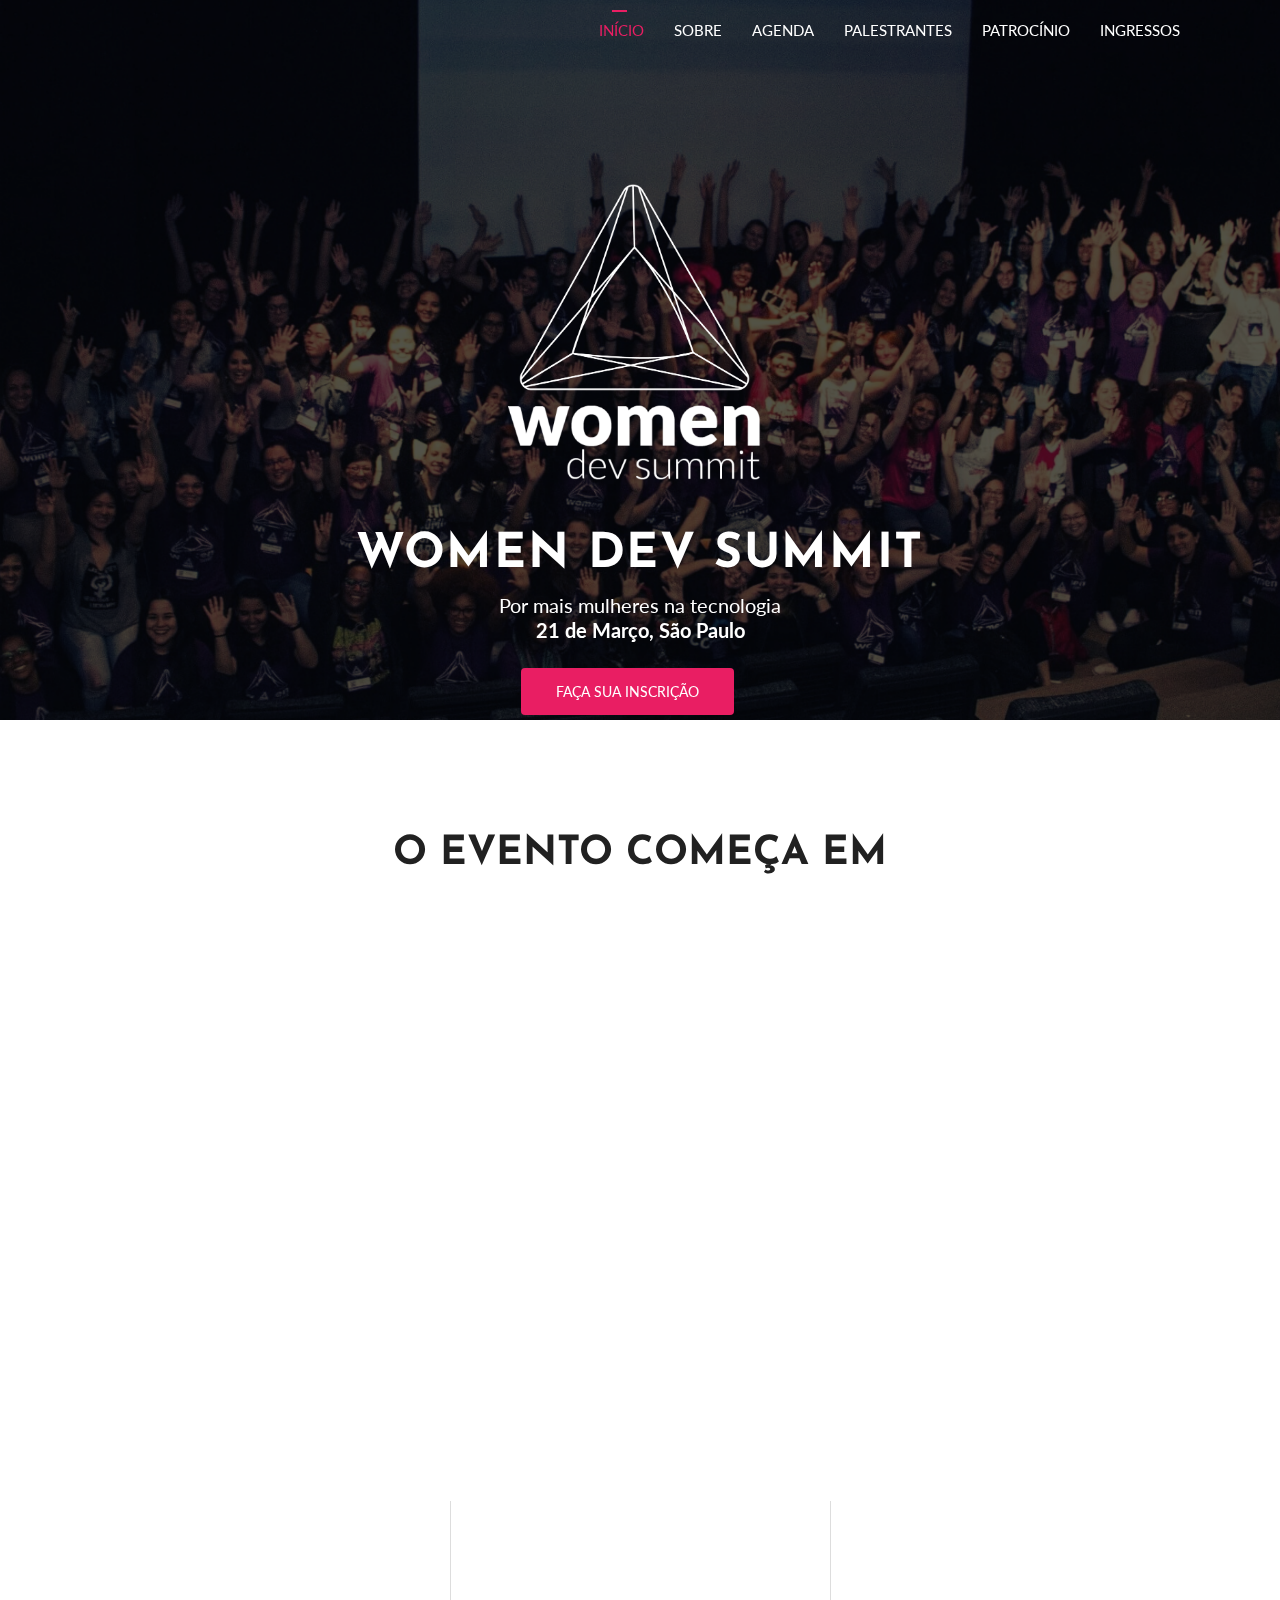
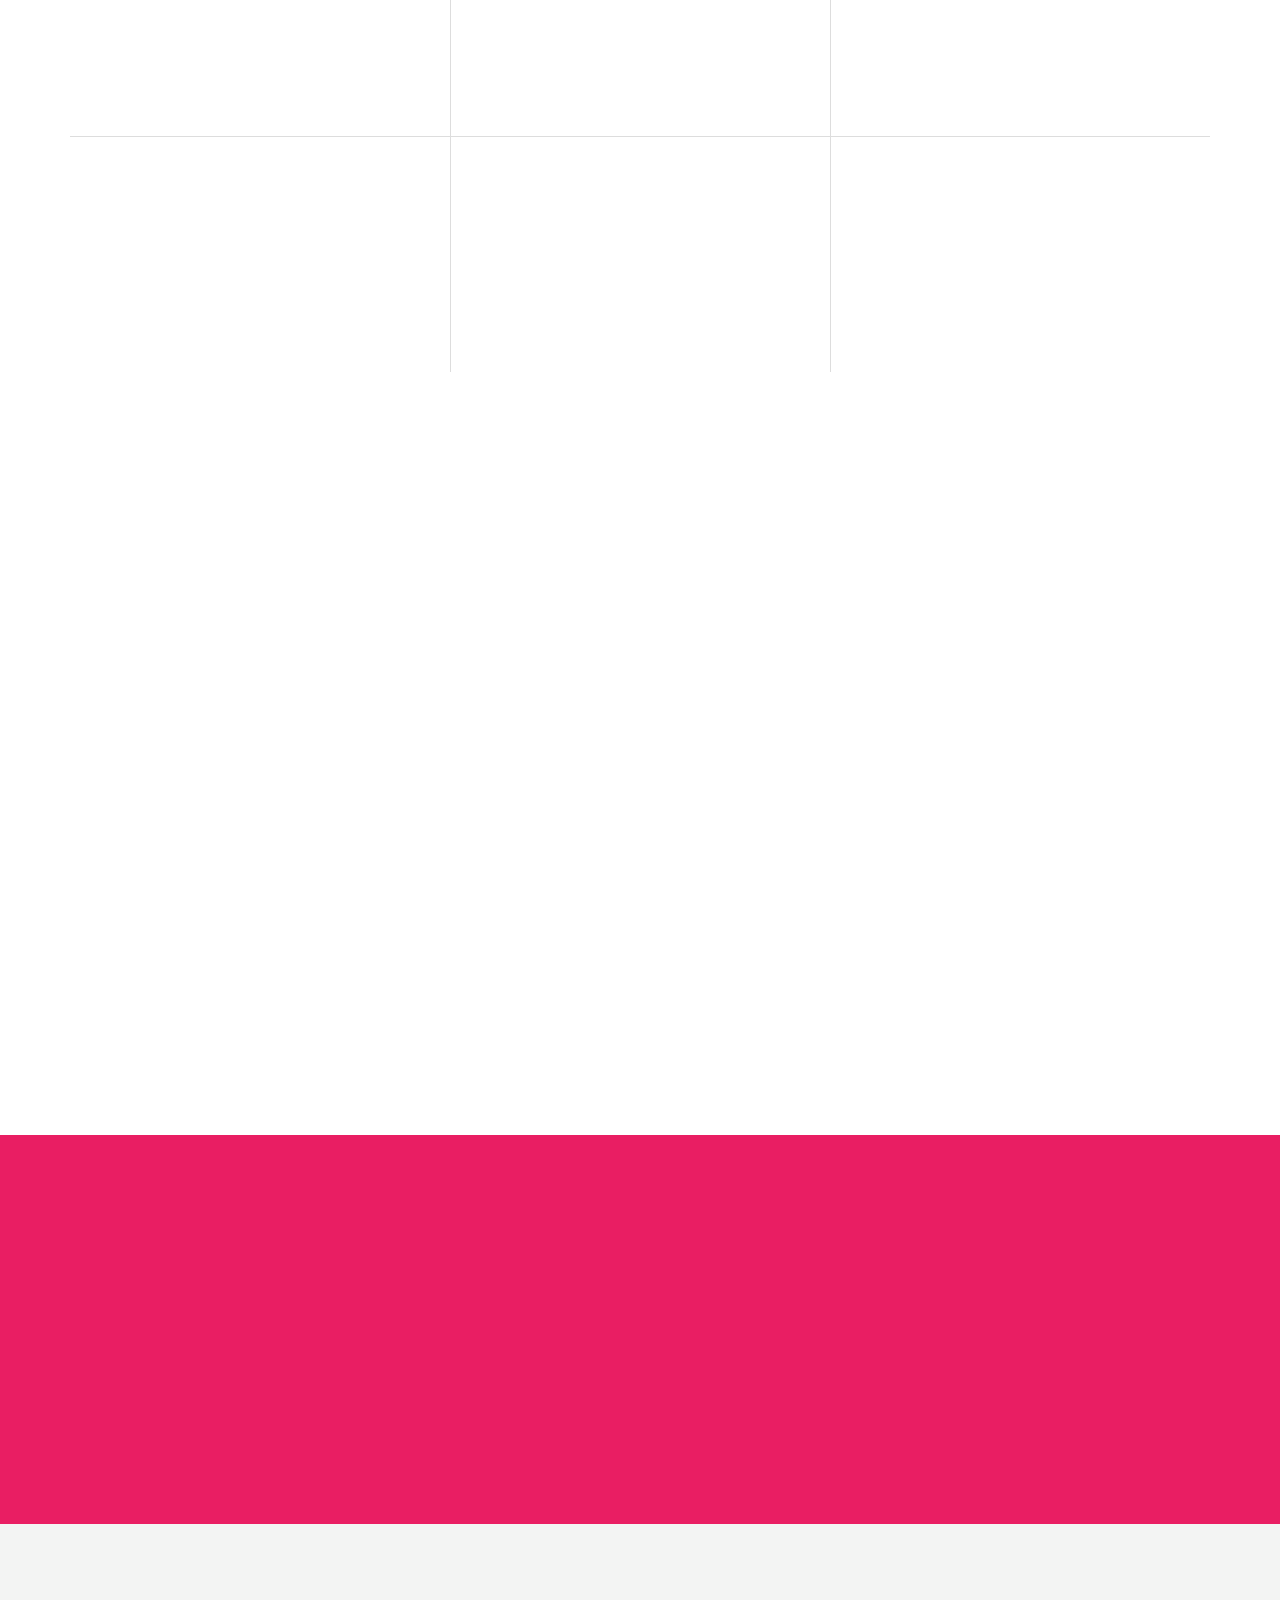
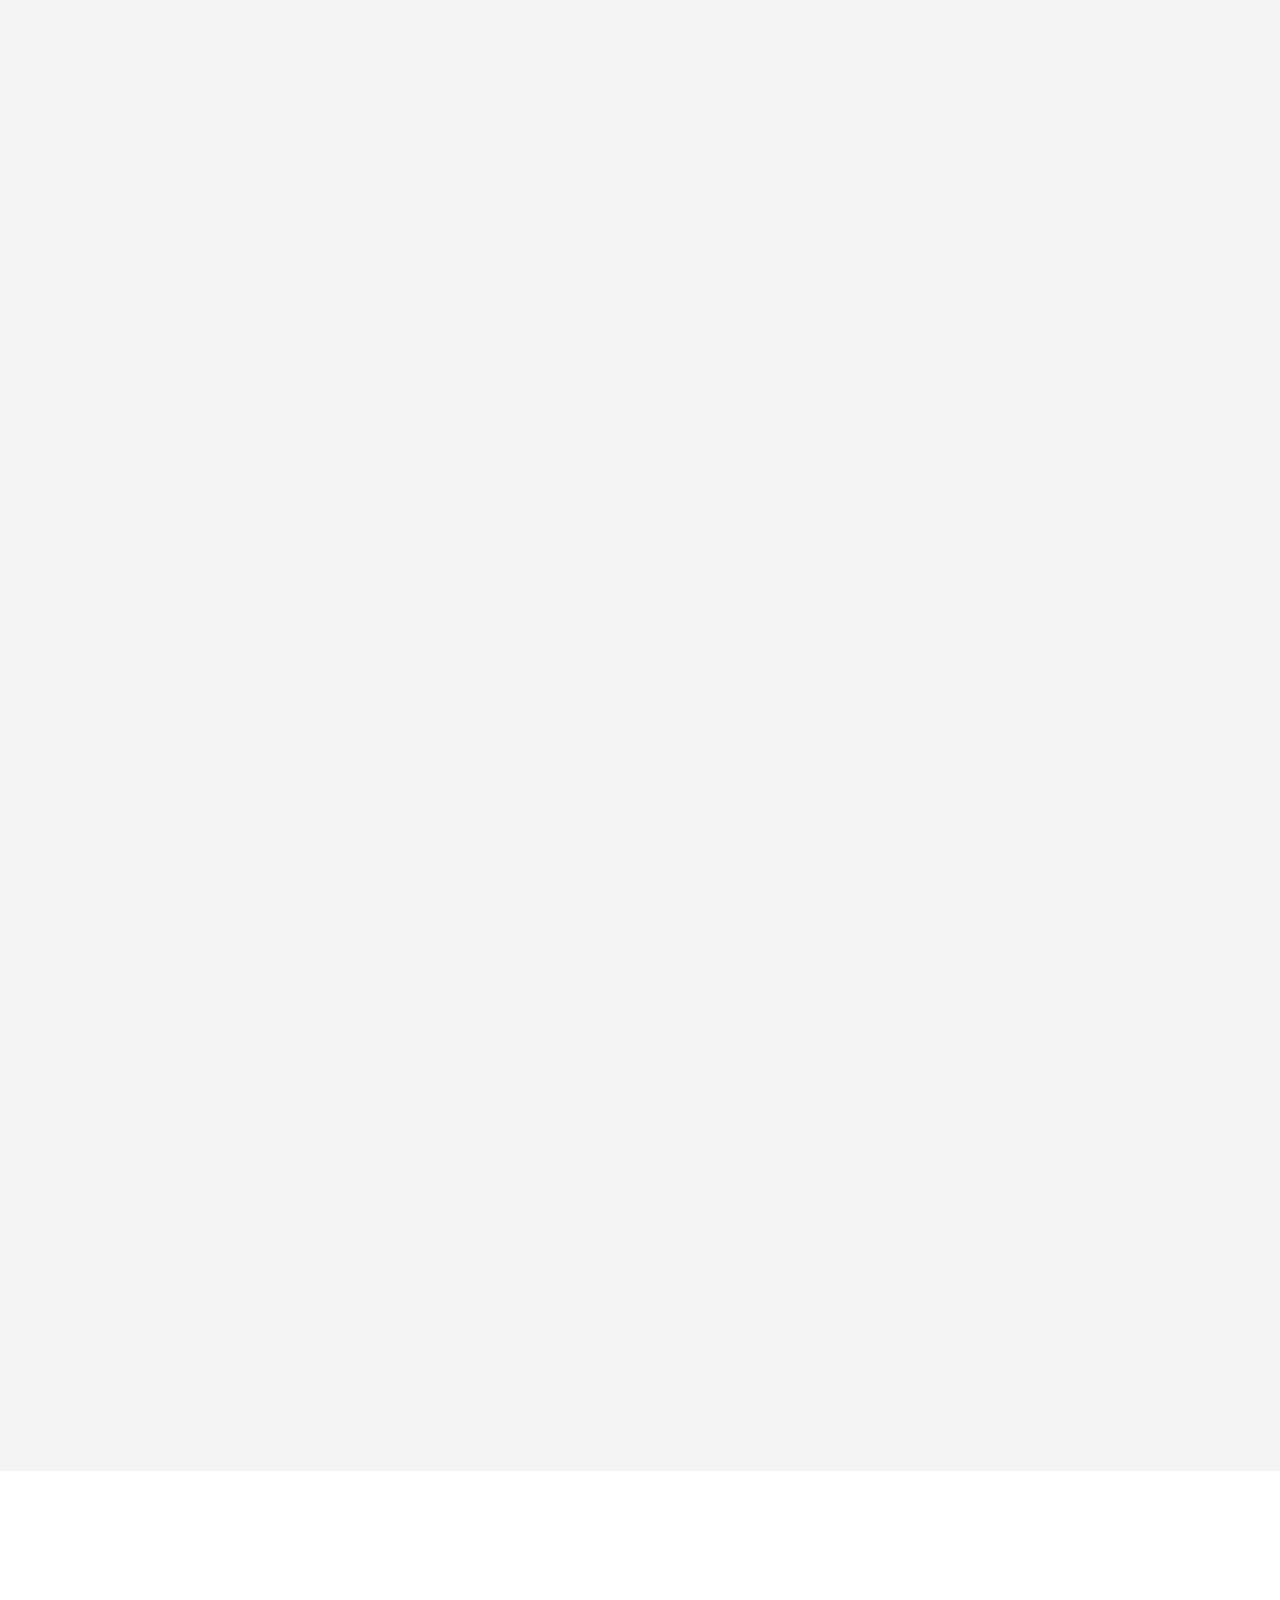
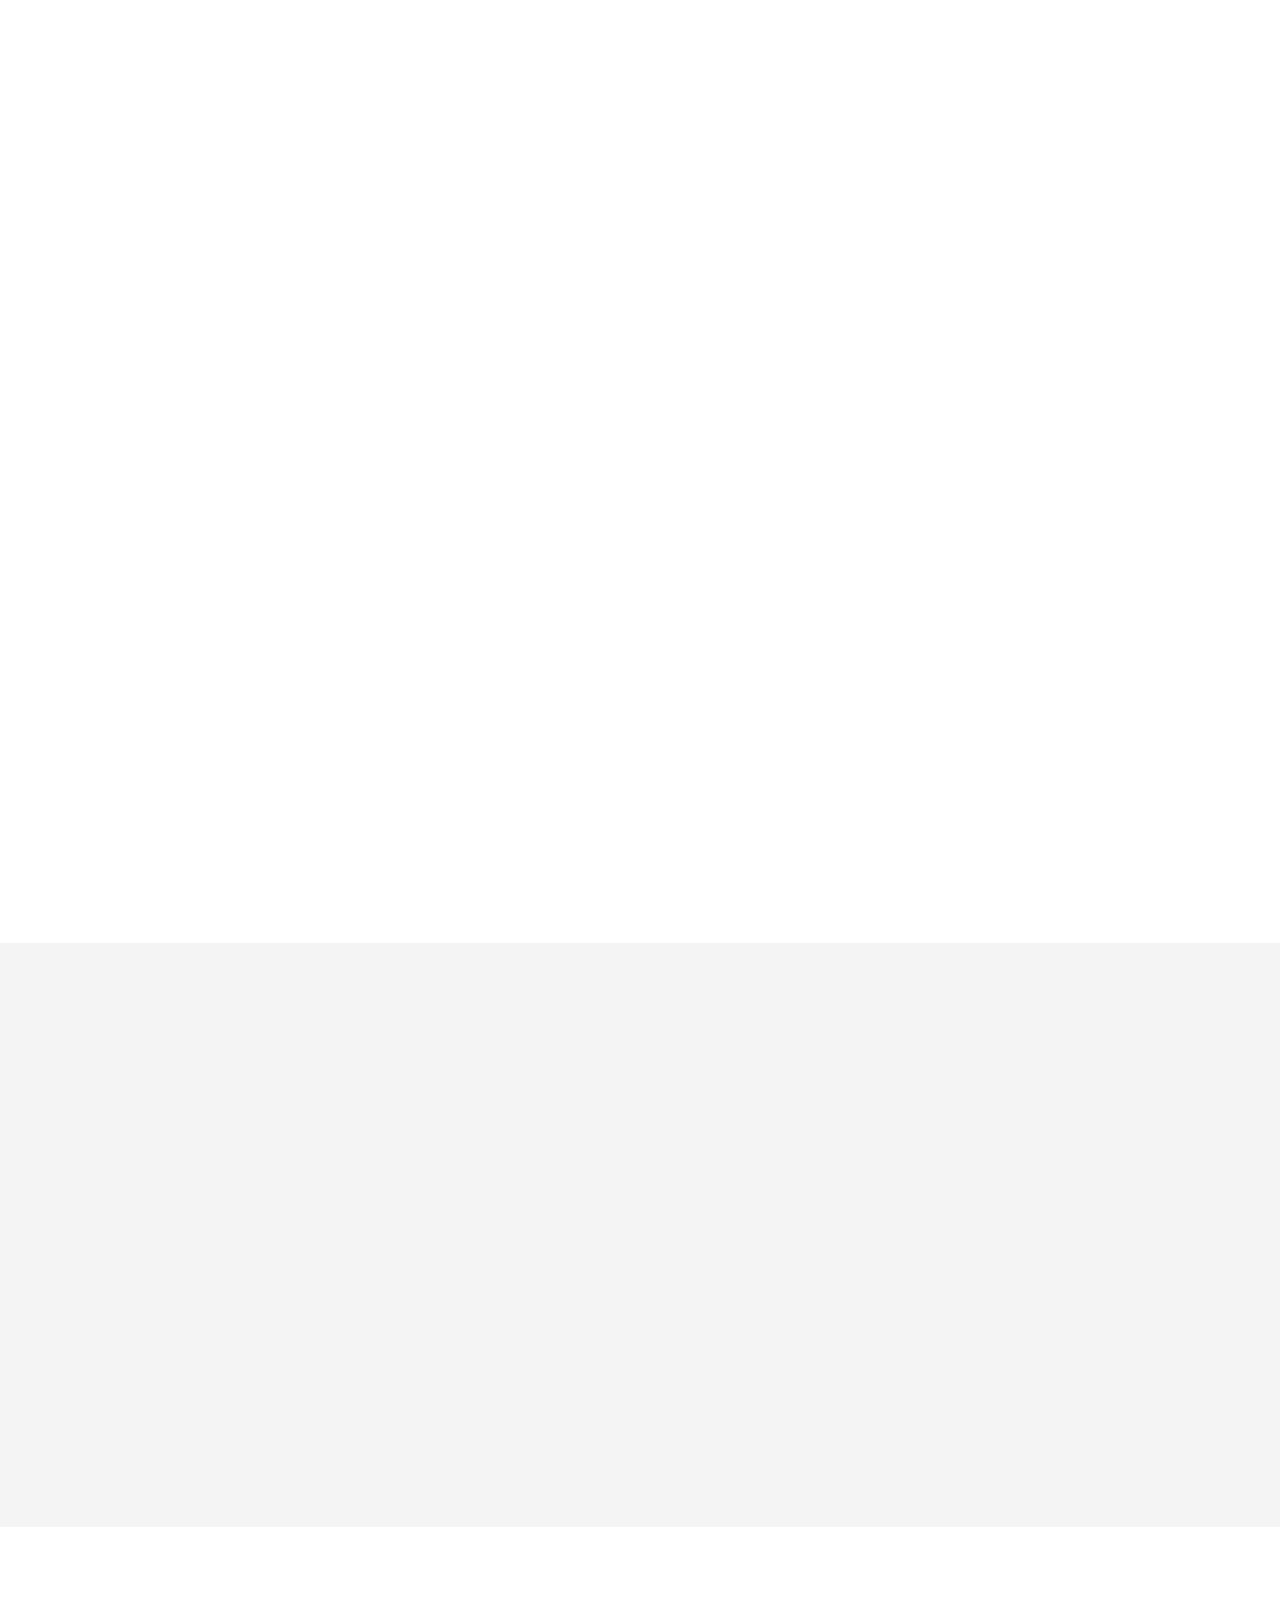
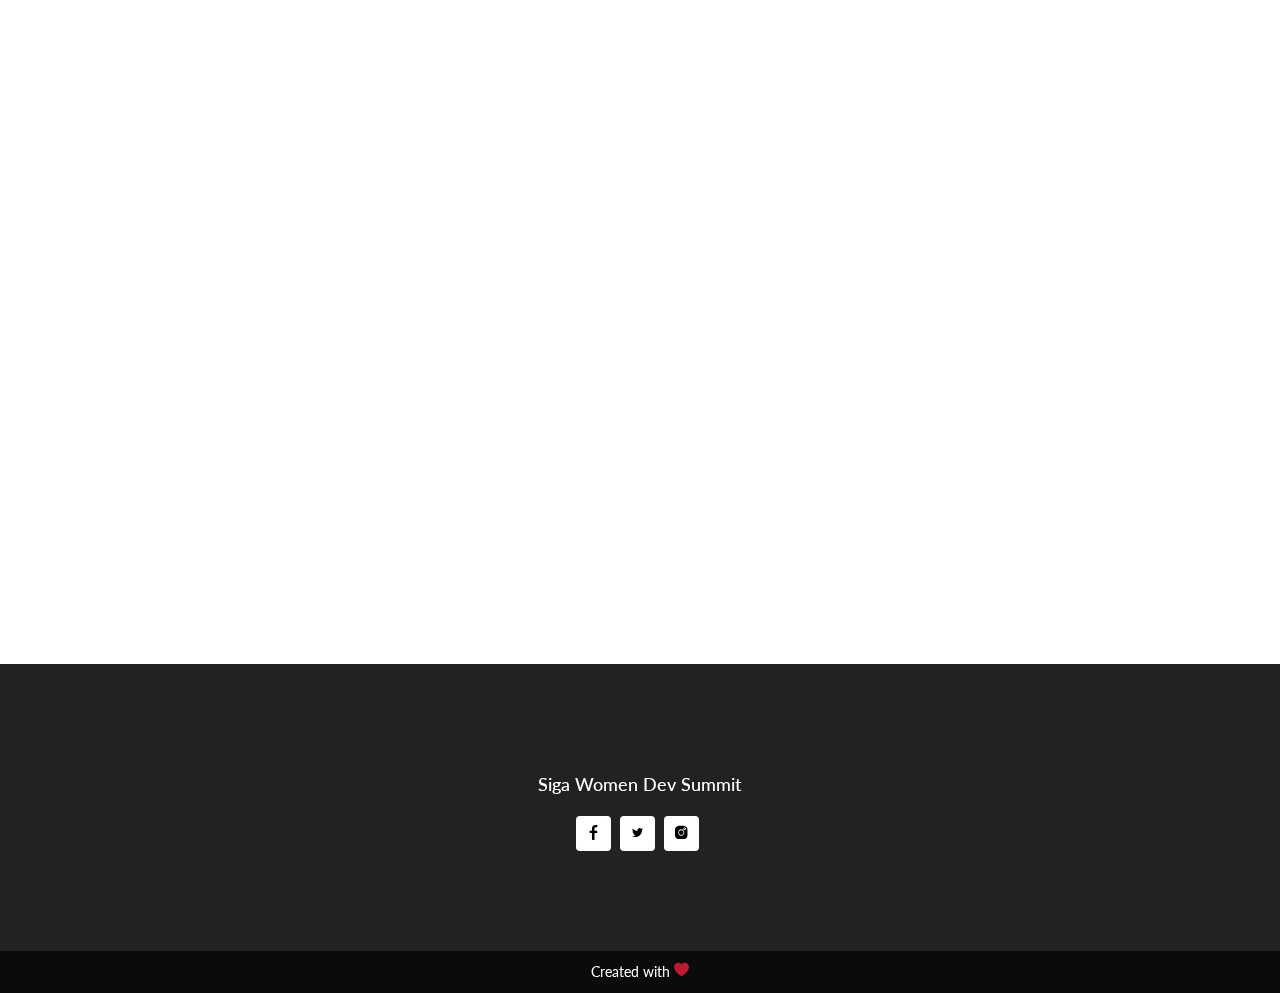
<file: index.html>
<!DOCTYPE html>
<html lang="en">
  <head>
    <!-- Required meta tags -->
    <meta charset="utf-8">
    <meta name="viewport" content="width=device-width, initial-scale=1, shrink-to-fit=no">

    <meta name="author" content="Women Dev Summit: Mulheres na Tecnologia" />

  <title itemprop="name">Women Dev Summit: Mulheres na Tecnologia</title>

    <!-- Bootstrap CSS -->
    <link rel="stylesheet" type="text/css" href="assets/css/bootstrap.min.css" >
    <!-- Icon -->
    <link rel="stylesheet" type="text/css" href="assets/fonts/line-icons.css">
    <!-- Slicknav -->
    <link rel="stylesheet" type="text/css" href="assets/css/slicknav.css">
    <!-- Nivo Lightbox -->
    <link rel="stylesheet" type="text/css" href="assets/css/nivo-lightbox.css" >
    <!-- Animate -->
    <link rel="stylesheet" type="text/css" href="assets/css/animate.css">
    <!-- Main Style -->
    <link rel="stylesheet" type="text/css" href="assets/css/main.css">
    <!-- Responsive Style -->
    <link rel="stylesheet" type="text/css" href="assets/css/responsive.css">

    <link rel="apple-touch-icon" sizes="57x57" href="favicons/favicon2.png">
  <link rel="apple-touch-icon" sizes="60x60" href="favicons/favicon2.png">
  <link rel="apple-touch-icon" sizes="72x72" href="favicons/favicon2.png">
  <link rel="apple-touch-icon" sizes="76x76" href="favicons/favicon2.png">
  <link rel="apple-touch-icon" sizes="114x114" href="favicons/favicon2.png">
  <link rel="apple-touch-icon" sizes="120x120" href="favicons/favicon2.png">
  <link rel="apple-touch-icon" sizes="144x144" href="favicons/favicon2.png">
  <link rel="apple-touch-icon" sizes="152x152" href="favicons/favicon2.png">
  <link rel="apple-touch-icon" sizes="180x180" href="favicons/favicon2.png">
  <link rel="icon" type="image/png" sizes="192x192"  href="favicons/favicon2.png">
  <link rel="icon" type="image/png" sizes="32x32" href="favicons/favicon3.png">
  <link rel="icon" type="image/png" sizes="96x96" href="favicons/favicon4.png">
  <link rel="manifest" href="/favicons/manifest.json">
  <meta name="msapplication-TileColor" content="#000000">
  <meta name="msapplication-TileImage" content="/favicons/ms-icon-144x144.png">
  <meta name="theme-color" content="#000000">

  <!-- Twitter Card data -->
  <meta name="twitter:card" content="summary">
  <meta name="twitter:site" content="http://womendevsummit.com">
  <meta name="twitter:title" content="Women Dev Summit: Mulheres na Tecnologia">
  <meta name="twitter:description" content="A maior conferência de Mulheres na Tecnologia: 21 de Março, São Paulo. Acesse e garanta seu lugar!">
  <meta name="twitter:creator" content="@womendevsummit">
  <meta name="twitter:image" content="http://womendevsummit.com/favicons/cover.jpg">

  <!-- Open Graph data -->
  <meta property="og:title" content="Women Dev Summit: Mulheres na Tecnologia" />
  <meta property="og:type" content="website" />
  <meta property="og:url" content="http://womendevsummit.com" />
  <meta property="og:image" content="http://womendevsummit.com/favicons/cover.jpg" />
  <meta property="og:description" content="A maior conferência de Mulheres na Tecnologia: 21 de Março, São Paulo. Acesse e garanta seu lugar!" /> 
  <meta property="og:site_name" content="Women Dev Summit: Mulheres na Tecnologia" />

  </head>
  <body>

    <!-- Header Area wrapper Starts -->
    <header id="header-wrap">
      <!-- Navbar Start -->
      <nav class="navbar navbar-expand-lg fixed-top scrolling-navbar">
        <div class="container">
          <!-- Brand and toggle get grouped for better mobile display -->
          <div class="navbar-header">
            <button class="navbar-toggler" type="button" data-toggle="collapse" data-target="#main-navbar" aria-controls="main-navbar" aria-expanded="false" aria-label="Toggle navigation">
              <span class="navbar-toggler-icon"></span>
              <span class="icon-menu"></span>
              <span class="icon-menu"></span>
              <span class="icon-menu"></span>
            </button>
            
          </div>
          <div class="collapse navbar-collapse" id="main-navbar">
            <ul class="navbar-nav mr-auto w-100 justify-content-end">
              <li class="nav-item active">
                <a class="nav-link" href="#header-wrap">
                Início
                </a>
              </li>
              <li class="nav-item">
                <a class="nav-link" href="#about">
                  Sobre
                </a>
              </li>
              <li class="nav-item">
                <a class="nav-link" href="#schedules">
                  Agenda
                </a>
              </li>
              <li class="nav-item">
                <a class="nav-link" href="#team">
                  Palestrantes
                </a>
              </li>
              
              <li class="nav-item">
                <a class="nav-link" href="#sponsors">
                  Patrocínio
                </a>
              </li>
              <li class="nav-item">
                <a class="nav-link" href="#pricing">
                  Ingressos
                </a>
              </li>
            </ul>
          </div>
        </div>

        <!-- Mobile Menu Start -->
        <ul class="mobile-menu">
          <li>
            <a class="page-scrool" href="#header-wrap">Home</a>
          </li>
          <li>
            <a class="page-scrool" href="#about">Sobre</a>
          </li>
          <li>
             <a class="page-scroll" href="#schedules">Agenda</a>
          </li>
          <li>
            <a class="page-scroll" href="#team">Palestrantes</a>
          </li>
          
          <li>
            <a class="page-scroll" href="#sponsors">Patrocínio</a>
          </li>
          <li>
            <a class="page-scroll" href="#pricing">Ingressos</a>
          </li>
          
        </ul>
        <!-- Mobile Menu End -->

      </nav>
      <!-- Navbar End -->

      <!-- Main Carousel Section Start -->
      <div id="main-slide" class="carousel slide" data-ride="carousel">
        
        <div class="carousel-inner">
          <div class="carousel-item active">
            <img class="d-block w-100" src="assets/img/slider/cover.jpg" alt="Women Dev Summit">
            <div class="carousel-caption d-md-block">
              <img class="wow fadeInDown heading brand-cover" src="assets/img/logo-women-summit.png" alt="Women Dev Summit" />
              <h1 class="wow fadeInDown heading" data-wow-delay=".4s">Women Dev Summit</h1>
              <p class="fadeInUp wow" data-wow-delay=".6s">Por mais mulheres na tecnologia <br/><strong>21 de Março, São Paulo</strong></p>
              <a href="https://www.sympla.com.br/women-dev-summit-2020__786709" class="fadeInLeft wow btn btn-common btn-lg" data-wow-delay=".6s">Faça sua inscrição</a>
              
            </div>
          </div>

        </div>
        
      </div>
      <!-- Main Carousel Section End -->

    </header>
    <!-- Header Area wrapper End -->

    <!-- Coundown Section Start -->
    <section class="countdown-timer section-padding" id="startnow">
      <div class="container">
        <div class="row text-center">
          <div class="col-md-12 col-sm-12 col-xs-12">
            <div class="heading-count">
              <h2 class="wow fadeInDown" data-wow-delay="0.2s">O evento começa em</h2>
            </div>
          </div>
          <div class="col-md-12 col-sm-12 col-xs-12">
            <div class="row time-countdown justify-content-center wow fadeInUp" data-wow-delay="0.2s">
              <div id="clock" class="time-count"></div>
            </div>
            <a href="https://www.sympla.com.br/women-dev-summit-2020__786709" class="btn btn-common wow fadeInUp" data-wow-delay="0.3s">Faça sua inscrição</a>
          </div>
        </div>
      </div>
    </section>
    <!-- Coundown Section End -->

     <!-- Services Section Start -->
    <section id="services" class="services section-padding">
      <div class="container">
        <div class="row">
          <div class="col-12">
            <div class="section-title-header text-center">
              <h1 class="section-title wow fadeInUp" data-wow-delay="0.2s">Porque você deve participar?</h1>
              
              </p>
            </div>
          </div>
        </div>
        <div class="row services-wrapper">

          <div class="col-md-6 col-lg-4 col-xs-12 padding-none">
            <div class="services-item wow fadeInDown" data-wow-delay="0.2s">
              <div class="icon">
                <i class="lni-heart"></i>
              </div>
              <div class="services-content">
                <h3><a href="#">Inspiração</a></h3>
                <p>Muito além das palestras, trazemos mulheres com diversas trajetórias
                  de carreira</p>
              </div>
            </div>
          </div>
          
          <div class="col-md-6 col-lg-4 col-xs-12 padding-none">
            <div class="services-item wow fadeInDown" data-wow-delay="0.8s">
              <div class="icon">
                <i class="lni-cup"></i>
              </div>
              <div class="services-content">
                <h3><a href="#">Networking</a></h3>
                <p>Conecte-se com outras mulheres da comunidade e vamos juntas, aprender e compartilhar</p>
              </div>
            </div>
          </div>
          
          
          <div class="col-md-6 col-lg-4 col-xs-12 padding-none">
            <div class="services-item wow fadeInDown" data-wow-delay="1s">
              <div class="icon">
                <i class="lni-users"></i>
              </div>
              <div class="services-content">
                <h3><a href="http://pt-br.confcodeofconduct.com/">Código de Conduta</a></h3>
                <p>Um evento feito por mulheres e para mulheres, com um ambiente seguro e acolhedor para todas</p>
              </div>
            </div>
          </div>
          
          <div class="col-md-6 col-lg-4 col-xs-12 padding-none">
            <div class="services-item wow fadeInDown" data-wow-delay="1.2s">
              <div class="icon">
                <i class="lni-bubble"></i>
              </div>
              <div class="services-content">
                <h3><a href="#">Contéudo</a></h3>
                <p>Conheça mais sobre várias áreas técnicas e tire suas dúvidas de carreira</p>
              </div>
            </div>
          </div>

          <div class="col-md-6 col-lg-4 col-xs-12 padding-none">
            <div class="services-item wow fadeInDown" data-wow-delay="1.2s">
              <div class="icon">
                <i class="lni-pin-alt"></i>
              </div>
              <div class="services-content">
                <h3><a href="#">Local</a></h3>
                <p>CUBO Itaú conta com uma estrutura acessível e possui transporte público próximo</p>
              </div>
            </div>
          </div>

          <div class="col-md-6 col-lg-4 col-xs-12 padding-none">
            <div class="services-item wow fadeInDown" data-wow-delay="1.2s">
              <div class="icon">
                <i class="lni-medall-alt"></i>
              </div>
              <div class="services-content">
                <h3><a href="#">10ª Edição</a></h3>
                <p>Mais de 1500 mulheres já participaram de nossos encontros</p>
              </div>
            </div>
          </div>


        </div>
      </div>
    </section>
    <!-- Services Section End -->
    

    <!-- About Section Start -->
    <section id="about" class="section-padding">
      <div class="container">
        <div class="row">
          <div class="col-12">
            <div class="section-title-header text-center">
              <h1 class="section-title wow fadeInUp" data-wow-delay="0.2s">A comunidade
              </h1>
              <br/>
            </div>
          </div>
        </div>
        <div class="row">
          
         
          <div class="col-md-6 col-lg-6 col-xs-12 wow fadeInRight animated" data-wow-delay="0.3s" style="visibility: visible;-webkit-animation-delay: 0.3s; -moz-animation-delay: 0.3s; animation-delay: 0.3s;">
            <div class="video">
              <img class="img-fluid" src="img/publico2.jpg" alt="">
            </div>
          </div>
          <div class="col-md-6 col-lg-6 col-xs-12 wow fadeInLeft animated" data-wow-delay="0.3s" style="visibility: visible;-webkit-animation-delay: 0.3s; -moz-animation-delay: 0.3s; animation-delay: 0.3s;">
              <h2> Juntas, somos uma revolução.</h2>
              <p class="intro-desc">Women Dev Summit é um coletivo formado por quatro das maiores comunidades femininas de tecnologia (Rails Girls, PHPWomen, WoMakersCode e Desprograme) com o objetivo de fornecer uma base técnica e também direcionamento de carreira para que mais mulheres possam ingressar no mundo de TI. O nosso Girl Power significa representatividade em uma inclusiva e acolhedora experiência para mulheres aprenderem, criarem networking e lutarem por seus sonhos e conquistarem o mundo.


<br/>
                <strong>Vamos unir todas as mulheres das comunidades de tecnologia. </strong>
                
            </p>
            
          </div>
        </div>
      </div>
    </section>
    <!-- About Section End -->

    <!-- Counter Area Start-->
    <section class="counter-section section-padding">
      <div class="container">
        <div class="row">
          <!-- Counter Item -->
          <div class="col-md-6 col-lg-4 col-xs-12 work-counter-widget text-center">
            <div class="counter wow fadeInRight" data-wow-delay="0.3s">
              <div class="icon"><i class="lni-map"></i></div>
              <p>CUBO Itaú</p>
              <span>Alameda Vicente Pinzon, 54, Vila Olímpia
                São Paulo, SP</span>
            </div>
          </div>
          <!-- Counter Item -->
          <div class="col-md-6 col-lg-4 col-xs-12 work-counter-widget text-center">
            <div class="counter wow fadeInRight" data-wow-delay="0.6s">
              <div class="icon"><i class="lni-timer"></i></div>
              <p>21 de Março</p>
              <span>Das 08:30 às 18:00</span>
            </div>
          </div>
          <!-- Counter Item -->
          <div class="col-md-6 col-lg-4 col-xs-12 work-counter-widget text-center">
            <div class="counter wow fadeInRight" data-wow-delay="0.9s">
              <div class="icon"><i class="lni-users"></i></div>
              <p>Apenas 300 lugares</p>       
              <span>Hurryup! Garanta seu lugar</span>
            </div>
          </div>
          <!-- Counter Item -->

        </div>
      </div>
    </section>
    <!-- Counter Area End-->

    <!-- Schedule Section Start -->
    <section id="schedules" class="schedule section-padding">
      <div class="container">
        <div class="row">
          <div class="col-12">
            <div class="section-title-header text-center">
              <h1 class="section-title wow fadeInUp" data-wow-delay="0.2s">Agenda</h1>
              <br/>
            </div>
          </div>
        </div>
        <div class="schedule-area row wow fadeInDown" data-wow-delay="0.3s">
          
          <div class="schedule-tab-content col-md-12 col-lg-12 col-xs-12 clearfix">
            <div class="tab-content" id="myTabContent">
              <div class="tab-pane fade show active" id="monday" role="tabpanel" aria-labelledby="monday-tab">
                <div id="accordion">
                  <div class="card">
                    <div id="headingOne">
                      <div class="collapsed card-header" data-toggle="collapse" data-target="#collapseOne" aria-expanded="false" aria-controls="collapseOne">
                        <span class="time">08:40 - 09:15</span>
                        <h4>Credenciamento & Abertura</h4>
                        <h5 class="name">Toda comunidade</h5>
                      </div>
                    </div>
                    <div id="collapseOne" class="collapse" aria-labelledby="headingOne" data-parent="#accordion">
                      <div class="card-body">
                        <p>Chegue no horário para evitar filas e não perder o keynote de abertura!</p>
                        <div class="location">
                          <span>Localização:</span> Hall de entrada do prédio
                        </div>
                      </div>
                    </div>
                  </div>

                  <div class="card">
                    <div id="headingEleven">
                      <div class="collapsed card-header" data-toggle="collapse" data-target="#collapseEleven" aria-expanded="false" aria-controls="collapseEleven">
                        <span class="time">09:30 - 10:15</span>
                        <h4>Meninas e mulheres na tecnologia - I am the CODE</h4>
                        <h5 class="name">Mariéme Jamme</h5>
                      </div>
                    </div>
                    <div id="collapseEleven" class="collapse" aria-labelledby="headingEleven" data-parent="#accordion">
                      <div class="card-body">
                        <p>Mariéme Jamme é uma empresária senegalesa, fundadora da ONG global I am the Code. Em 2017, Jamme foi listada como uma das 100 mulheres da BBC e nos últimos anos, tem somado muitas premiações pela ONU e outras organizações, devido ao seu trabalho de levar educação para meninas de comunidades marginalizadas.</p>
                        <div class="location">
                          <span>Localização:</span> Teatro
                        </div>
                      </div>
                    </div>
                  </div>


                  
                  <div class="card">
                    <div id="headingTwo">
                      <div class="collapsed card-header" data-toggle="collapse" data-target="#collapseTwo" aria-expanded="false" aria-controls="collapseTwo">
                        <span class="time">10:15 - 11:00</span>
                        <h4>Soft Skills</h4>
                        
                      </div>
                    </div>
                  </div>

                  <div class="card">
                    <div id="headingThree">
                      <div class="collapsed card-header" data-toggle="collapse" data-target="#collapseThree" aria-expanded="false" aria-controls="collapseThree">
                        <span class="time">11:00 - 11:45</span>
                        <h4>Painel: Desenvolvimento Back-end</h4>
                        <h5 class="name"><em>in progress</em></h5>
                      </div>
                    </div>
                  </div>

                  <div class="card">
                    <div id="headingFour">
                      <div class="collapsed card-header" data-toggle="collapse" data-target="#collapseFour" aria-expanded="false" aria-controls="collapseFour">
                        <span class="time">11:45 - 13:15</span>
                        <h4>Almoço - livre</h4>
                        <h5 class="name">Toda comunidade</h5>
                      </div>
                    </div>
                  </div>

                  <div class="card">
                    <div id="headingFive">
                      <div class="collapsed card-header" data-toggle="collapse" data-target="#collapseFive" aria-expanded="false" aria-controls="collapseFive">
                        <span class="time">13:30 - 14:15</span>
                        <h4>Como criar conteúdo para pessoas com deficiência visual num mundo visual</h4>
                        <h5 class="name">Livia Gabos</h5>
                      </div>
                    </div>

                    <div id="collapseFive" class="collapse" aria-labelledby="headingFive" data-parent="#accordion">
                      <div class="card-body">
                        <p>Na programação, no aprendizado, na criação de conteúdo, em diversas plataformas de ensino e em redes sociais, os recursos visuais (fotos e vídeos) são os mais utilizados para apresentação de um conteúdo. Mas, e se as pessoas que não conseguem consumir esse tipo de conteúdo? O que fazer? Quando eu deixo de lado a criação de um conteúdo acessível, eu estou pensando que meu conteúdo não é interessante para essas pessoas ou estou deixando simplesmente inacessível para elas?

                          Nessa palestra eu gostaria de dar algumas dicas para apresentar conteúdos que são considerados apenas ou muito visuais, para pessoas com deficiência visual, mostrando como tornar esse tipo de conteúdo acessível. Com a adição da acessibilidade veremos que os benefícios não ficam restritos à apenas para esse grupo de pessoas. </p>
                        <div class="location">
                          <span>Localização:</span> Teatro
                        </div>
                      </div>
                    </div>
                  </div>
                  
                  <div class="card">
                    <div id="headingSix">
                      <div class="collapsed card-header" data-toggle="collapse" data-target="#collapseSix" aria-expanded="false" aria-controls="collapseSix">
                        <span class="time">14:15 - 15:00</span>
                        <h4>Painel: Desenvolvimento Front-end</h4>
                        <h5 class="name"><em>in progress</em></h5>
                      </div>
                    </div>
                  </div>

                  <div class="card">
                    <div id="headingSeven">
                      <div class="collapsed card-header" data-toggle="collapse" data-target="#collapseSeven" aria-expanded="false" aria-controls="collapseSeven">
                        <span class="time">15:00 - 15:45</span>
                        <h4>Qualidade de Software</h4>
                        <h5 class="name">Karoline Leite</h5>
                      </div>
                    </div>
                  </div>

                  <div class="card">
                    <div id="headingEight">
                      <div class="collapsed card-header" data-toggle="collapse" data-target="#collapseEight" aria-expanded="false" aria-controls="collapseEight">
                        <span class="time">15:45 - 16:30</span>
                        <h4>Ciência de Dados</h4>
                        <h5 class="name"><em>in progress</em></h5>
                      </div>
                    </div>
                  </div>

                  <div class="card">
                    <div id="headingNine">
                      <div class="collapsed card-header" data-toggle="collapse" data-target="#collapseNine" aria-expanded="false" aria-controls="collapseNine">
                        <span class="time">16:30 - 16:50</span>
                        <h4>Coffee-break</h4>
                        <h5 class="name">Toda comunidade</h5>
                      </div>
                    </div>
                  </div>

                  <div class="card">
                    <div id="headingTen">
                      <div class="collapsed card-header" data-toggle="collapse" data-target="#collapseTen" aria-expanded="false" aria-controls="collapseTen">
                        <span class="time">16:50 - 17:35</span>
                        <h4>Decida qual é o nível de fluência ágil mais adequado para seu time</h4>
                        <h5 class="name">Suzyanne Oliveira e Juliana Chahoud</h5>
                      </div>
                    </div>

                    <div id="collapseTen" class="collapse" aria-labelledby="headingTen" data-parent="#accordion">
                      <div class="card-body">
                        <p>O Modelo de Fluência Ágil foi introduzido pela primeira vez em 2012, por James e Diana Larsen que reconheceram um problema naquela época que ainda persiste hoje - há muitas organizações em que as transformações do Agile falham ou, no mínimo, não fornecem os benefícios esperados quando começaram a jornada ágil.

                        </p>
                        <p>James e Diana observaram que as equipes ágeis se desenvolvem através de quatro estágios distintos de fluência: foco de valor (Focusing), entrega de valor (Delivering), otimização de valor (Optimizing) e otimização de sistemas (Strengthening), cada uma com seus próprios benefícios, proficiência exigida e principais métricas. Ofereceram isso como uma maneira de pensar e planejar investimentos para criar as condições do Agile que melhor se adequem ao seu esforço de desenvolvimento, necessidade e valor para o cliente.

                        </p>
                        <p>Nesta apresentação, vamos mostrar como o modelo de Fluência Ágil funciona de uma maneira geral, como e por que ele é preferível a outros modelos disponíveis e as principais lições aprendidas com base em nossa experiência.

                        </p>
                        <div class="location">
                          <span>Localização:</span> Teatro
                        </div>
                      </div>
                    </div>
                  </div>

                  <div class="card">
                    <div id="headingTwelve">
                      <div class="collapsed card-header" data-toggle="collapse" data-target="#collapseTwelve" aria-expanded="false" aria-controls="collapseTwelve">
                        <span class="time">17:40 - 18:00</span>
                        <h4>Encerramento & Sorteios</h4>
                        
                      </div>
                    </div>
                  </div>

                </div>
              </div>
              
              
              
              
            </div>
          </div>
        </div>
      </div>
    </section>
    <!-- Schedule Section End -->

    <!-- Team Section Start -->
    <section id="team" class="section-padding text-center">
      <div class="container">
        <div class="row">
          <div class="col-12">
            <div class="section-title-header text-center">
              <h1 class="section-title wow fadeInUp" data-wow-delay="0.2s">Palestrantes</h1>
              <br/>
            </div>
          </div>
        </div>
        <div class="row">

          <div class="col-sm-6 col-md-6 col-lg-4">
            <!-- Team Item Starts -->
            <div class="team-item wow fadeInUp" data-wow-delay="0.2s">
              <div class="team-img">
                <img class="img-fluid" src="assets/img/team/team-04.jpg" alt="">
                <div class="team-overlay">
                  <div class="overlay-social-icon text-center">
                    <ul class="social-icons">
                      
                      
                      <li><a href="https://www.linkedin.com/in/mariemejamme"><i class="lni-linkedin-filled" aria-hidden="true"></i></a></li>
                      
                    </ul>
                  </div>
                </div>
              </div>
              <div class="info-text">
                <h3><a href="https://www.linkedin.com/in/mariemejamme">Mariéme Jamme</a></h3>
                <p>Fundadora, I am the CODE</p>
              </div>
            </div>
            <!-- Team Item Ends -->
          </div>

          <div class="col-sm-6 col-md-6 col-lg-4">
            <!-- Team Item Starts -->
            <div class="team-item wow fadeInUp" data-wow-delay="0.2s">
              <div class="team-img">
                <img class="img-fluid" src="assets/img/team/team-05.jpg" alt="">
                <div class="team-overlay">
                  <div class="overlay-social-icon text-center">
                    <ul class="social-icons">
                      
                      
                      <li><a href="https://www.linkedin.com/in/karolxavierleite/"><i class="lni-linkedin-filled" aria-hidden="true"></i></a></li>
                      
                    </ul>
                  </div>
                </div>
              </div>
              <div class="info-text">
                <h3><a href="https://www.linkedin.com/in/karolxavierleite/">Karoline Leite</a></h3>
                <p>Fundadora, Test Girls</p>
              </div>
            </div>
            <!-- Team Item Ends -->
          </div>


          <div class="col-sm-6 col-md-6 col-lg-4">
            <!-- Team Item Starts -->
            <div class="team-item wow fadeInUp" data-wow-delay="0.2s">
              <div class="team-img">
                <img class="img-fluid" src="assets/img/team/team-06.jpg" alt="">
                <div class="team-overlay">
                  <div class="overlay-social-icon text-center">
                    <ul class="social-icons">
                      
                      
                      <li><a href="https://www.linkedin.com/in/kamila-santos-oliveira/"><i class="lni-linkedin-filled" aria-hidden="true"></i></a></li>
                      
                    </ul>
                  </div>
                </div>
              </div>
              <div class="info-text">
                <h3><a href="https://www.linkedin.com/in/kamila-santos-oliveira/">Kamila Oliveira</a></h3>
                <p>Back-end Dev, Ame</p>
              </div>
            </div>
            <!-- Team Item Ends -->
          </div>


          <div class="col-sm-6 col-md-6 col-lg-4">
            <!-- Team Item Starts -->
            <div class="team-item wow fadeInUp" data-wow-delay="0.2s">
              <div class="team-img">
                <img class="img-fluid" src="assets/img/team/team-01.jpg" alt="">
                <div class="team-overlay">
                  <div class="overlay-social-icon text-center">
                    <ul class="social-icons">
                      
                      
                      <li><a href="https://www.linkedin.com/in/suzyanne/"><i class="lni-linkedin-filled" aria-hidden="true"></i></a></li>
                      
                    </ul>
                  </div>
                </div>
              </div>
              <div class="info-text">
                <h3><a href="https://www.linkedin.com/in/suzyanne/">Suzyanne Oliveira</a></h3>
                <p>Head de Agilidade, Creditas</p>
              </div>
            </div>
            <!-- Team Item Ends -->
          </div>

          <div class="col-sm-6 col-md-6 col-lg-4">
            <!-- Team Item Starts -->
            <div class="team-item wow fadeInUp" data-wow-delay="0.2s">
              <div class="team-img">
                <img class="img-fluid" src="assets/img/team/team-02.jpg" alt="">
                <div class="team-overlay">
                  <div class="overlay-social-icon text-center">
                    <ul class="social-icons">
                      
                      
                      <li><a href="https://www.linkedin.com/in/julianachahoud"><i class="lni-linkedin-filled" aria-hidden="true"></i></a></li>
                      
                    </ul>
                  </div>
                </div>
              </div>
              <div class="info-text">
                <h3><a href="https://www.linkedin.com/in/julianachahoud">Juliana Chahoud</a></h3>
                <p>Mobile Specialist, ThoughtWorks </p>
              </div>
            </div>
            <!-- Team Item Ends -->
          </div>

          <div class="col-sm-6 col-md-6 col-lg-4">
            <!-- Team Item Starts -->
            <div class="team-item wow fadeInUp" data-wow-delay="0.2s">
              <div class="team-img">
                <img class="img-fluid" src="assets/img/team/team-03.jpg" alt="">
                <div class="team-overlay">
                  <div class="overlay-social-icon text-center">
                    <ul class="social-icons">
                      
                      
                      <li><a href="https://www.linkedin.com/in/liviagabos/"><i class="lni-linkedin-filled" aria-hidden="true"></i></a></li>
                      
                    </ul>
                  </div>
                </div>
              </div>
              <div class="info-text">
                <h3><a href="https://www.linkedin.com/in/liviagabos/">Livia Gabos</a></h3>
                <p>Consultora e Instrutura, Alura </p>
              </div>
            </div>
            <!-- Team Item Ends -->
          </div>
          

    
          
        </div>
      </div>
    </section>
    <!-- Team Section End -->




    <!-- Sponsors Section Start -->
    <section id="sponsors" class="section-padding">
      <div class="container">
        <div class="row">
          <div class="col-12">
            <div class="section-title-header text-center">
              <h1 class="section-title wow fadeInUp" data-wow-delay="0.2s">Patrocinadores</h1>
              <br/>
            </div>
          </div>
        </div>
        <div class="row mb-30 text-center wow fadeInDown" data-wow-delay="0.3s">
          <div class="col-md-3 col-sm-3 col-xs-12">
            <div class="spnsors-logo">
              <a href="https://cubo.network/"><img class="img-fluid" src="assets/img/sponsors/logo-01.png" alt=""></a>
            </div>
          </div>
          
          <div class="col-md-3 col-sm-3 col-xs-12">
            <div class="spnsors-logo">
              <a href="https://docs.microsoft.com/pt-br/learn/?WT.mc_id=meetup-womakerscode-cyzanon"><img class="img-fluid" src="assets/img/sponsors/microsoft.png" alt=""></a>
            </div>
          </div>
          <div class="col-12 text-center">
            <a href="mailto:womendevsummit@gmail.com" class="btn btn-common">Torne-se patrocinador</a>
          </div>
        </div>
      </div>
    </section>
    <!-- Sponsors Section End -->

    <!-- Ticket Pricing Area Start -->
    <section id="pricing" class="section-padding">
      <div class="container">
        <div class="row">
          <div class="col-12">
            <div class="section-title-header text-center">
              <h1 class="section-title wow fadeInUp" data-wow-delay="0.2s">Faça sua inscrição</h1>
            </div>
          </div>
        </div>
        <div class="row">
          <div class="col-lg-2 col-sm-6 col-xa-12 mb-3"></div>
          <div class="col-lg-4 col-sm-6 col-xa-12 mb-3">
            <div class="price-block-wrapper wow fadeInLeft" data-wow-delay="0.2s">
              <div class="icon">
                <i class="lni-write"></i>
              </div>
              <div class="colmun-title">
                <h5>Lote 1</h5>
              </div>
              <div class="price">
                <h2>R$ 25</h2>
              </div>
              <div class="pricing-list">
                <ul>
                  <li><i class="lni-check-mark-circle"></i><span class="text">Palestras</span></li>
                  <li><i class="lni-check-mark-circle"></i><span class="text">Coffee Break</span></li>
                  <li><i class="lni-check-mark-circle"></i><span class="text">Certificado</span></li>
                </ul>
              </div>
              <a href="https://www.sympla.com.br/women-dev-summit-2020__786709" class="btn btn-common">Comprar</a>
            </div>
          </div>
          <div class="col-lg-4 col-sm-6 col-xa-12 mb-3">
            <div class="price-block-wrapper wow fadeInUp" data-wow-delay="0.3s">
              <div class="icon">
                <i class="lni-layers"></i>
              </div>
              <div class="colmun-title">
                <h5>Lote 2</h5>
              </div>
              <div class="price">
                <h2>R$ 40</h2>
              </div>
              <div class="pricing-list">
                <ul>
                  <li><i class="lni-check-mark-circle"></i><span class="text">Palestras</span></li>
                  <li><i class="lni-check-mark-circle"></i><span class="text">Coffee Break</span></li>
                  <li><i class="lni-check-mark-circle"></i><span class="text">Certificado</span></li>
                </ul>
              </div>
              <a href="https://www.sympla.com.br/women-dev-summit-2020__786709" class="btn btn-common">Comprar</a>
            </div>
          </div>
          
        </div>
      </div>
    </section>
    <!-- Ticket Pricing Area End -->

    <!-- Footer Section Start -->
    <footer class="footer-area section-padding">
      <div class="container">
        <div class="row">
          <div class="widget">
            <h5 class="widget-title">Siga Women Dev Summit</h5>
            <ul class="footer-social">
              <li><a class="facebook" href="https://www.facebook.com/womendevsummit"><i class="lni-facebook-filled"></i></a></li>
              <li><a class="twitter" href="https://twitter.com/womendevsummit"><i class="lni-twitter-filled"></i></a></li>
              <li><a class="instagram" href="https://www.instagram.com/womendevsummit"><i class="lni-instagram-filled"></i></a></li>
              
            </ul>
          </div>
        </div>
      </div>
    </footer>
    <!-- Footer Section End -->

    <div id="copyright">
      <div class="container">
        <div class="row">
          <div class="col-md-12">
            <div class="site-info">
              <p>Created with 
                <svg class="emoji" style="width: 15px;" xmlns:dc="http://purl.org/dc/elements/1.1/" xmlns:cc="http://creativecommons.org/ns#" xmlns:rdf="http://www.w3.org/1999/02/22-rdf-syntax-ns#" xmlns:svg="http://www.w3.org/2000/svg" xmlns="http://www.w3.org/2000/svg" viewBox="0 0 45 45" xml:space="preserve" version="1.1" id="svg2"><metadata id="metadata8"><rdf:rdf><cc:work rdf:about=""><dc:format>image/svg+xml</dc:format><dc:type rdf:resource="http://purl.org/dc/dcmitype/StillImage"></dc:type></cc:work></rdf:rdf></metadata><defs id="defs6"><clipPath id="clipPath16" clipPathUnits="userSpaceOnUse"><path id="path18" d="M 0,36 36,36 36,0 0,0 0,36 Z"></path></clipPath></defs><g transform="matrix(1.25,0,0,-1.25,0,45)" id="g10"><g id="g12"><g clip-path="url(#clipPath16)" id="g14"><g transform="translate(35.8848,24.1665)" id="g20"><path id="path22" style="fill:#be1931;fill-opacity:1;fill-rule:nonzero;stroke:none" d="m 0,0 c 0,5.45 -4.418,9.868 -9.867,9.868 -3.308,0 -6.227,-1.633 -8.018,-4.129 -1.79,2.496 -4.71,4.129 -8.017,4.129 -5.45,0 -9.868,-4.418 -9.868,-9.868 0,-0.772 0.098,-1.52 0.266,-2.241 1.371,-8.512 10.835,-17.494 17.619,-19.96 6.783,2.466 16.249,11.448 17.617,19.96 C -0.098,-1.52 0,-0.772 0,0"></path></g></g></g></g></svg>
              </p>
            </div>      
          </div>
        </div>
      </div>
    </div>

    <!-- Go to Top Link -->
    <a href="#" class="back-to-top">
    	<i class="lni-chevron-up"></i>
    </a>

    <div id="preloader">
      <div class="sk-circle">
        <div class="sk-circle1 sk-child"></div>
        <div class="sk-circle2 sk-child"></div>
        <div class="sk-circle3 sk-child"></div>
        <div class="sk-circle4 sk-child"></div>
        <div class="sk-circle5 sk-child"></div>
        <div class="sk-circle6 sk-child"></div>
        <div class="sk-circle7 sk-child"></div>
        <div class="sk-circle8 sk-child"></div>
        <div class="sk-circle9 sk-child"></div>
        <div class="sk-circle10 sk-child"></div>
        <div class="sk-circle11 sk-child"></div>
        <div class="sk-circle12 sk-child"></div>
      </div>
    </div>

    <!-- jQuery first, then Popper.js, then Bootstrap JS -->
    <script src="assets/js/jquery-min.js"></script>
    <script src="assets/js/popper.min.js"></script>
    <script src="assets/js/bootstrap.min.js"></script>
    <script src="assets/js/jquery.countdown.min.js"></script>
    <script src="assets/js/jquery.nav.js"></script>
    <script src="assets/js/jquery.easing.min.js"></script>
    <script src="assets/js/wow.js"></script>
    <script src="assets/js/jquery.slicknav.js"></script>
    <script src="assets/js/nivo-lightbox.js"></script>
    <script src="assets/js/main.js"></script>
  </body>
</html>
</file>
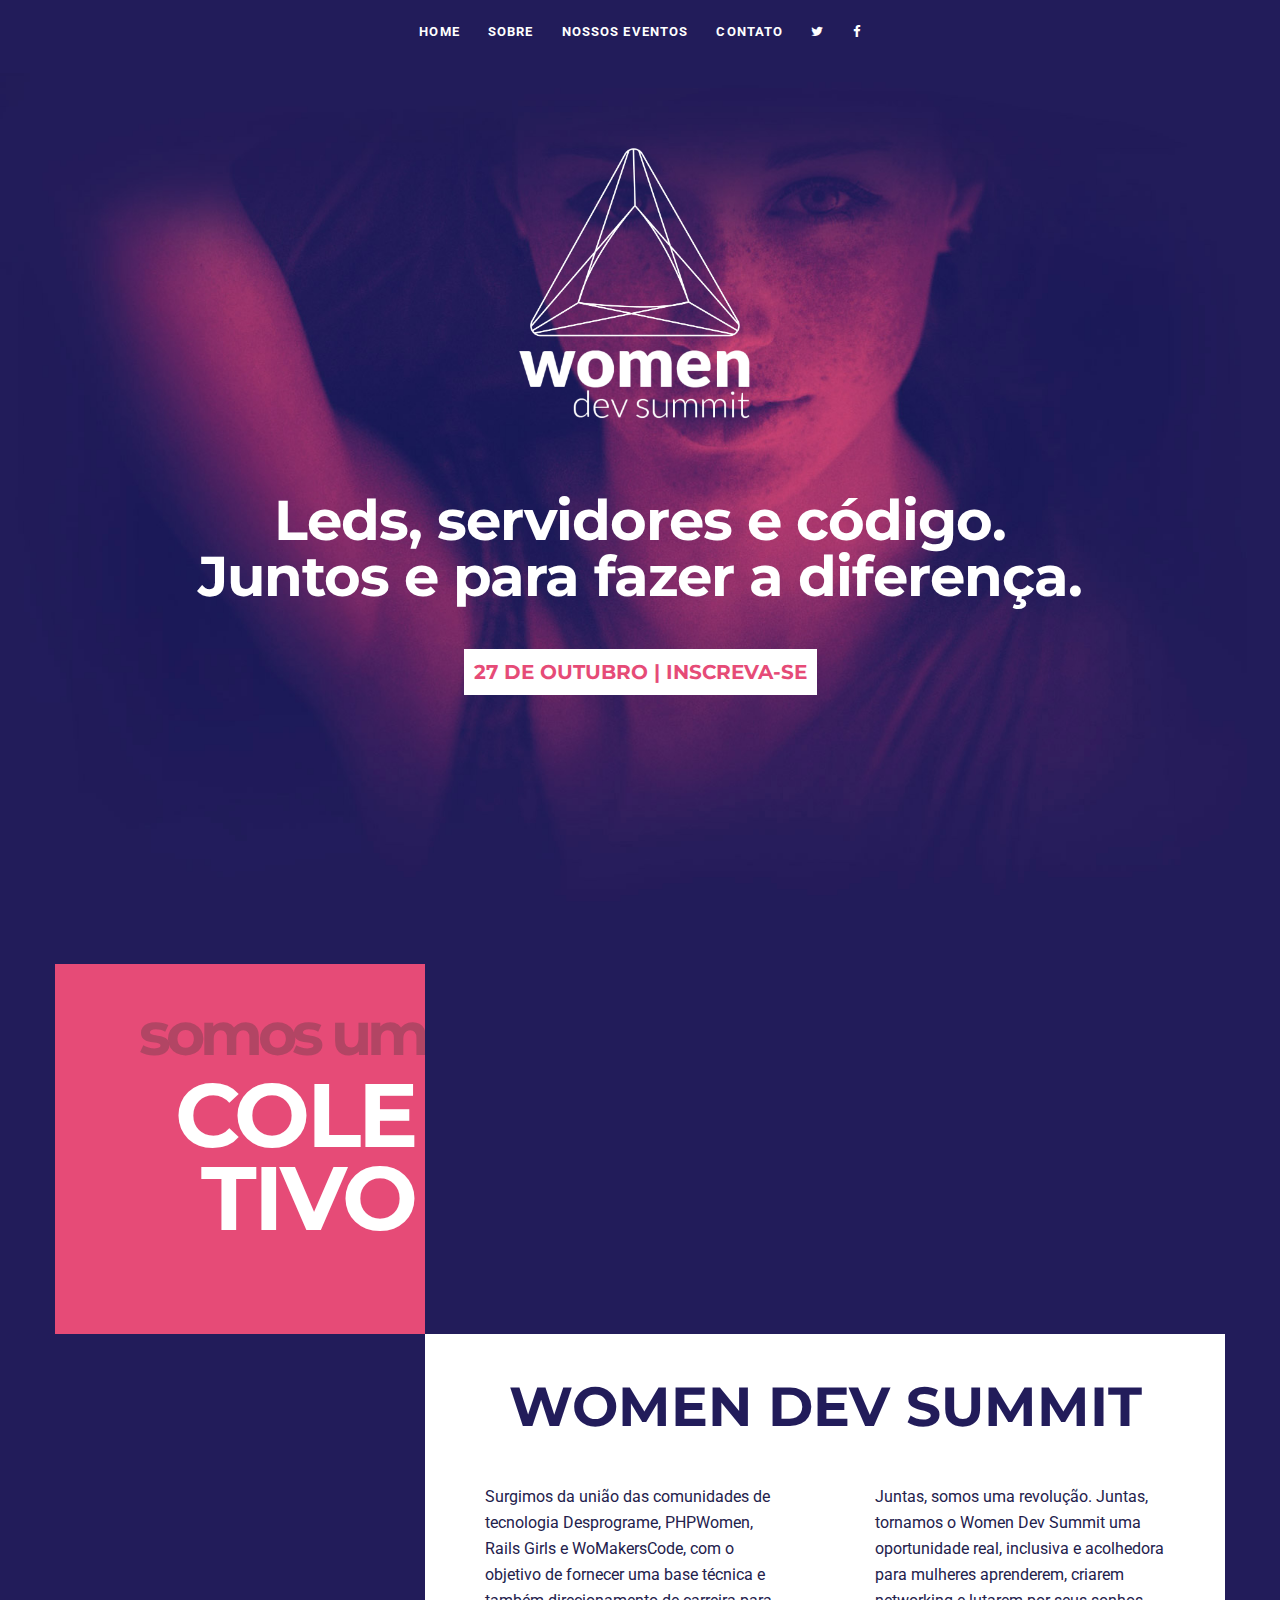
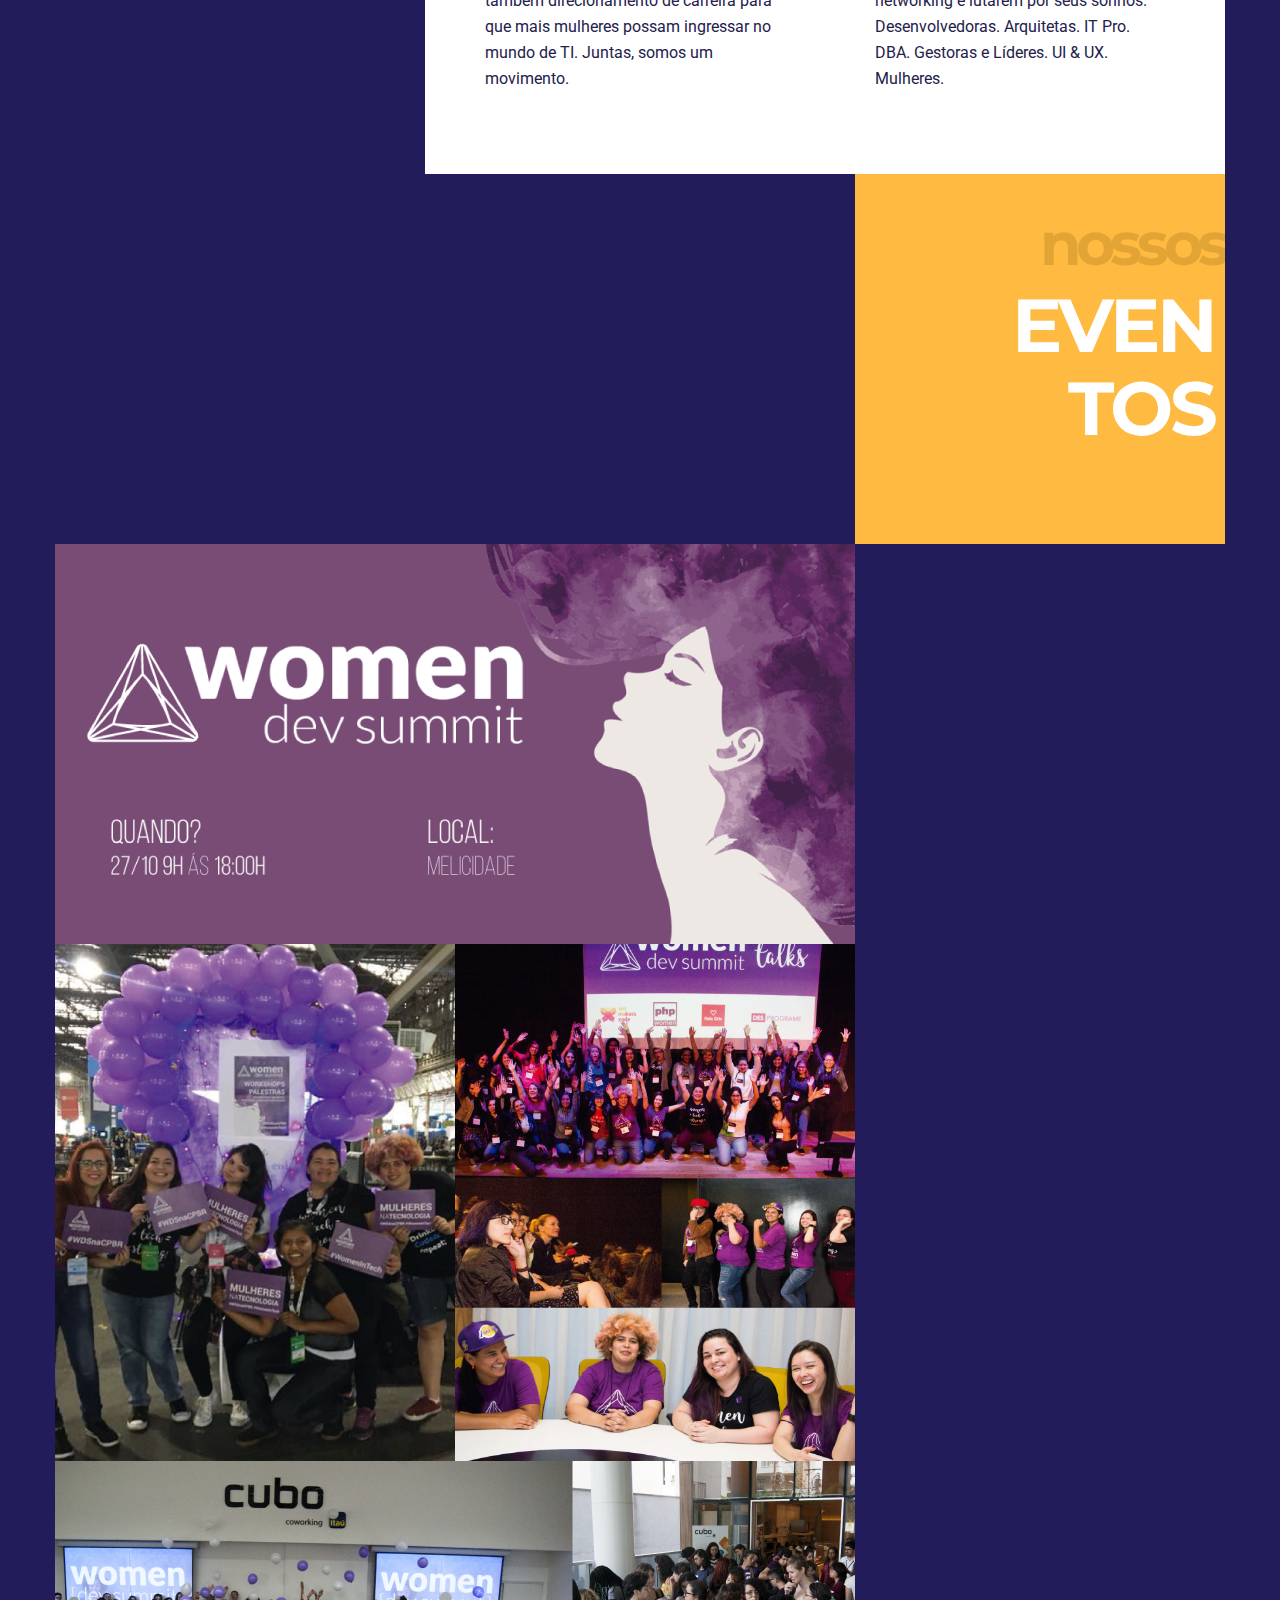
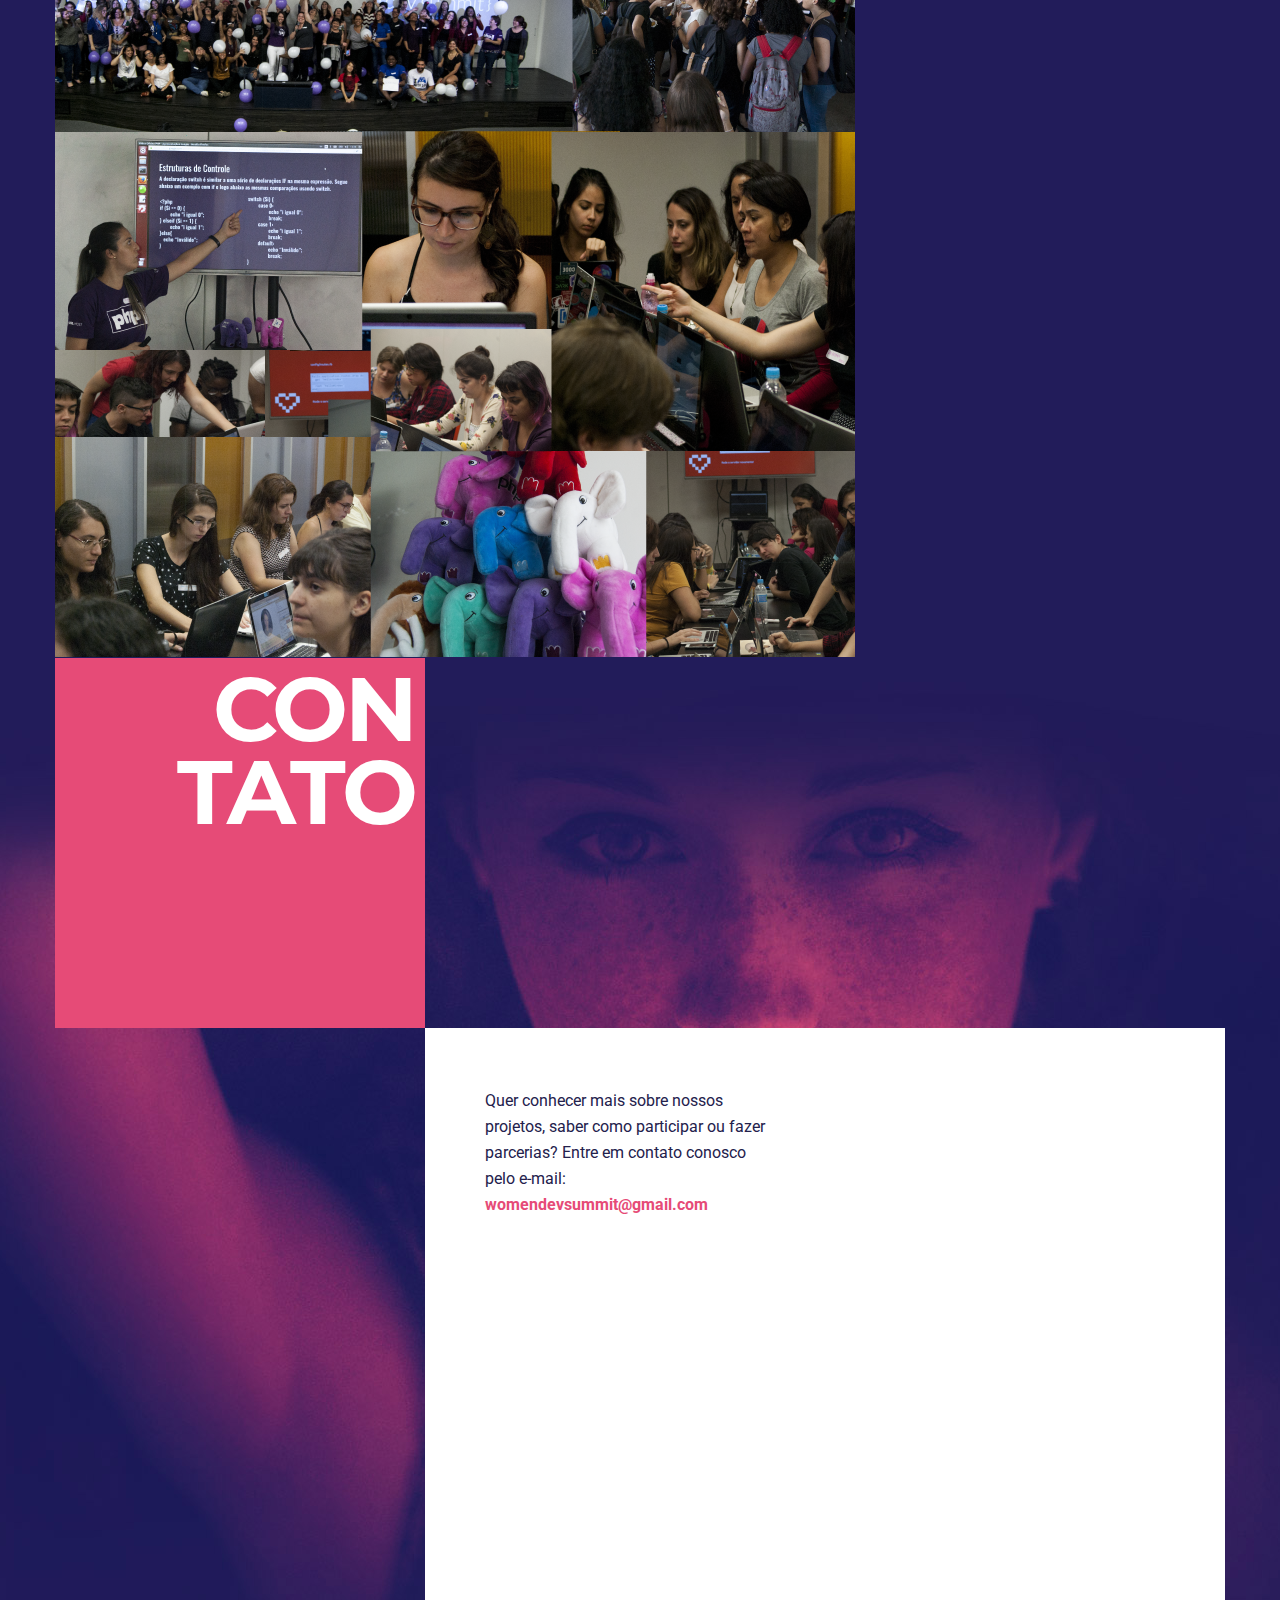
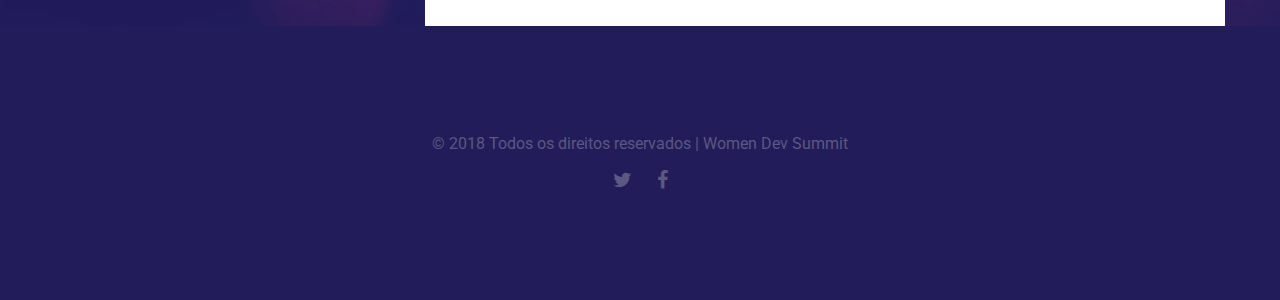
<file: eventos/index.html>
<!DOCTYPE html>

<html lang="pt-BR">

<head>
    <title>Women Dev Summit - Mulheres na Tecnologia</title>
    <meta http-equiv="Content-Type" content="text/html; charset=UTF-8">
    <meta name="description" content="Juntas, somos um movimento. Juntas, somos uma revolução. Juntas, tornamos o Women Dev Summit uma oportunidade real, inclusiva e acolhedora para mulheres aprenderem, criarem networking e lutarem por seus sonhos.">
    <meta property="og:description" content="Juntas, somos um movimento. Juntas, somos uma revolução. ">
    <meta name="author" content="Women Dev Summit">
            <meta property="og:title" content="27 de Outubro | Women Dev Summit 2018" />
        <meta property="og:type" content="website" />
        <meta property="og:url" content="http://womendevsummit.com/" />
        <meta property="og:image" content="http://womendevsummit.com/fb-image.PNG" />
    <meta name="viewport" content="width=device-width, initial-scale=1, maximum-scale=1">

    <link rel="shortcut icon" href="images/favicon.ico">
    <link href="http://fonts.googleapis.com/css?family=Roboto:300,400,400i,700,700i,900|Montserrat:400,700|PT+Serif" rel="stylesheet"
        type="text/css">
    <link rel="stylesheet" type="text/css" href="css/clear.css">
    <link rel="stylesheet" type="text/css" href="css/common.css">
    <link rel="stylesheet" type="text/css" href="css/font-awesome.min.css">
    <link rel="stylesheet" type="text/css" href="css/carouFredSel.css">
    <link rel="stylesheet" type="text/css" href="css/prettyPhoto.css">
    <link rel="stylesheet" type="text/css" href="css/sm-clean.css">
    <link rel="stylesheet" type="text/css" href="style.css">

    <!--[if lt IE 9]>
                    <script src="js/html5.js"></script>
            <![endif]-->

</head>

<body>

    <!-- Preloader Gif -->
    <table class="doc-loader" style="display: none;">
        <tbody>
            <tr>
                <td>
                    <img src="images/icon.png" alt="Loading...">
                </td>
            </tr>
        </tbody>
    </table>

    <!-- Menu -->
    <div id="undefined-sticky-wrapper" class="sticky-wrapper" style="height: 64px;">
        <div id="undefined-sticky-wrapper" class="sticky-wrapper" style="height: 64px;">
            <div class="menu-wrapper center-relative section-home">
                <nav id="header-main-menu">
                    <div class="mob-menu">MENU</div>
                    <ul class="main-menu sm sm-clean" data-smartmenus-id="15341919595195479">
                        <li class="active">
                            <a href="#home">Home</a>
                        </li>
                        <li class="">
                            <a href="#about">Sobre</a>
                        </li>
                        <li class="">
                            <a href="#portfolio">Nossos Eventos</a>
                        </li>
                        <li class="">
                            <a href="#contact">Contato</a>
                        </li>
                        <li><a href="https://twitter.com/womendevsummit">
                            <span class="fa fa-twitter"></span>
                        </a>
    
    
                       </li>
                       <li> <a href="https://www.facebook.com/womendevsummit">
                        <span class="fa fa-facebook"></span>
                    </a></li>
                    </ul>
                </nav>
            </div>
        </div>
    </div>



    <!-- Home -->

    <div id="home" class="section intro-page">
        <div class="block content-1170 center-relative center-text">
            <img class="top-logo" src="images/logo-women-summit.png" alt="Women Dev Summit">
            <h1 class="big-title">Leds, servidores e código.
                <span>Juntos e para fazer a diferença.</span>
            </h1>
            <a href="https://www.sympla.com.br/women-dev-summit-2018__338718" target="_blank" class="title-desc">27 DE OUTUBRO | INSCREVA-SE</a>
        </div>
    </div>




    <!-- Service -->

    <div id="about" class="section">
        <div class="block content-1170 center-relative" style="position: relative;">
            <div class="section-title-holder left" style="">
                <div class="section-num">
                    <span>somos um</span>
                </div>
                <h2 class="entry-title">coletivo</h2>
            </div>
            <div class="section-content-holder right">
                <div class="content-wrapper">
                    <div class="content-title-holder">
                        <p class="content-title">women dev summit</p>
                    </div>
                    <div class="one_half ">
                        Surgimos da união das comunidades de tecnologia Desprograme, PHPWomen, Rails Girls e WoMakersCode, com o objetivo de fornecer
                        uma base técnica e também direcionamento de carreira para que mais mulheres possam ingressar no mundo
                        de TI. Juntas, somos um movimento.
                    </div>
                    <div class="one_half last ">
                        Juntas, somos uma revolução. Juntas, tornamos o Women Dev Summit uma oportunidade real, inclusiva e acolhedora para mulheres
                        aprenderem, criarem networking e lutarem por seus sonhos.
                        <br> Desenvolvedoras. Arquitetas. IT Pro. DBA. Gestoras e Líderes. UI &amp; UX. Mulheres.
                    </div>
                    <div class="clear"></div>
                    <br>
                    <br>
                </div>

            </div>
            <div class="clear"></div>
        </div>
    </div>


    <!-- Portfolio -->
    <div id="portfolio" class="section">
        <div class="block content-1170 center-relative" style="position: relative;">
            <div class="section-title-holder right" style="">
                <div class="section-num">
                    <span>nossos</span>
                </div>
                <h2 class="entry-title" style="font-size: 75px;">eventos</h2>
            </div>
            <div class="section-content-holder portfolio-holder left">
                <div class="grid" id="portfolio-grid" style="position: relative; height: 1600px;">
                    <div class="grid-sizer"></div>
                    <div class="grid-item element-item p_one" style="position: absolute; left: 0px; top: 0px;">
                        <a href="https://www.sympla.com.br/women-dev-summit-2018__338718" target="_blank">
                            <img src="images/mk-atual.png" alt="">
                            <div class="portfolio-text-holder" style="display: none;">
                                <div class="portfolio-text-wrapper" style="margin-top: 100px;">
                                    <p class="portfolio-type">
                                        <img src="images/icon_post.svg" alt="">
                                    </p>
                                    <p class="portfolio-text">Women Dev Summit</p>
                                    <p class="portfolio-sec-text">Próxima edição: 27 de Outubro de 2018<br/> Faça sua inscrição!</p>
                                </div>
                            </div>
                        </a>
                    </div>
                    <div class="grid-item element-item p_one_half" style="position: absolute; left: 0px; top: 400px;">
                        <a href="http://womendevsummit.com/cpbr11.html">
                            <img src="images/campus.png" alt="">
                            <div class="portfolio-text-holder" style="display: none;">
                                <div class="portfolio-text-wrapper" style="margin-top: 100px;">
                                    <p class="portfolio-type">
                                        <img src="images/icon_post.svg" alt="">
                                    </p>
                                    <p class="portfolio-text">Campus Party 2018</p>
                                    <p class="portfolio-sec-text">Nossa participação na #CPBR11</p>
                                </div>
                            </div>
                        </a>
                    </div>
                    <div class="grid-item element-item p_one_half" style="position: absolute; left: 400px; top: 400px;">
                        <a href="http://womendevsummit.com/segunda-edicao/">
                            <img src="demo-images/portfolio_item_08.jpg" alt="">
                            <div class="portfolio-text-holder" style="display: none;">
                                <div class="portfolio-text-wrapper" style="margin-top: 100px;">
                                    <p class="portfolio-type">
                                        <img src="images/icon_post.svg" alt="">
                                    </p>
                                    <p class="portfolio-text">TALKS</p>
                                    <p class="portfolio-sec-text">Segunda Edição WDS - Melicidade</p>
                                </div>
                            </div>
                        </a>
                    </div>
                    <div class="grid-item element-item p_one" style="position: absolute; left: 0px; top: 800px;">
                        <a href="http://womendevsummit.com/primeira-edicao/">
                            <img src="images/mk1.png" alt="">
                            <div class="portfolio-text-holder" style="display: none;">
                                <div class="portfolio-text-wrapper" style="margin-top: 300px;">
                                    <p class="portfolio-type">
                                        <img src="images/icon_post.svg" alt="">
                                    </p>
                                    <p class="portfolio-text">Primeira Edição</p>
                                    <p class="portfolio-sec-text">Realizada no CUBO, oferecemos 3 trilhas de workshops técnicos para mulheres.</p>
                                </div>
                            </div>
                        </a>
                    </div>
                </div>

                <div class="clear"></div>

            </div>
            <div class="clear"></div>
        </div>
        <div class="clear"></div>
    </div>





    <!-- News -->











    <!-- Contact -->
    <div id="contact" class="section">
        <div class="block content-1170 center-relative" style="position: relative;">
            <div class="section-title-holder left" style="">

                <h2 class="entry-title">Contato</h2>
            </div>
            <div class="section-content-holder right">
                
                    <div class="content-wrapper">
                    <div class="one_half ">
                        <p>Quer conhecer mais sobre nossos projetos, saber como participar ou fazer parcerias? Entre em contato
                            conosco pelo e-mail:
                            <strong style="color: #e64b77;">womendevsummit@gmail.com</strong>
                            </p>


                    </div>
                    <div class="one_half last">
                        <iframe src="https://www.facebook.com/plugins/page.php?href=https%3A%2F%2Fwww.facebook.com%2Fwomendevsummit&amp;tabs=timeline&amp;width=340&amp;height=500&amp;small_header=false&amp;adapt_container_width=true&amp;hide_cover=false&amp;show_facepile=true&amp;appId=1495516100665794" width="340" height="500" style="border:none;overflow:hidden" scrolling="no" frameborder="0" allowtransparency="true" allow="encrypted-media"></iframe>
                    </div>
                    <div class="clear"></div>
                </div>
                    

            </div>
            <div class="clear"></div>
        </div>
    </div>

    <!-- Footer -->

    <footer>
        <div class="footer content-1170 center-relative">
            <ul>
                <li class="copyright-footer">
                    © 2018 Todos os direitos reservados | Women Dev Summit </li>
                <li class="social-footer">
                    <a href="https://twitter.com/womendevsummit">
                        <span class="fa fa-twitter"></span>
                    </a>


                    <a href="https://www.facebook.com/womendevsummit">
                        <span class="fa fa-facebook"></span>
                    </a>

                </li>
            </ul>
        </div>
    </footer>


    <!--Load JavaScript-->
    <script type="text/javascript" src="js/jquery.js"></script>
    <script type="text/javascript" src="js/jquery.sticky-kit.min.js"></script>
    <script type="text/javascript" src="js/jquery.smartmenus.min.js"></script>
    <script type="text/javascript" src="js/jquery.sticky.js"></script>
    <script type="text/javascript" src="js/jquery.dryMenu.js"></script>
    <script type="text/javascript" src="js/isotope.pkgd.js"></script>
    <script type="text/javascript" src="js/jquery.carouFredSel-6.2.0-packed.js"></script>
    <script type="text/javascript" src="js/jquery.mousewheel.min.js"></script>
    <script type="text/javascript" src="js/jquery.touchSwipe.min.js"></script>
    <script type="text/javascript" src="js/jquery.easing.1.3.js"></script>
    <script type="text/javascript" src="js/imagesloaded.pkgd.js"></script>
    <script type="text/javascript" src="js/jquery.prettyPhoto.js"></script>
    <script type="text/javascript" src="js/main.js"></script>




</body>

</html>
</file>
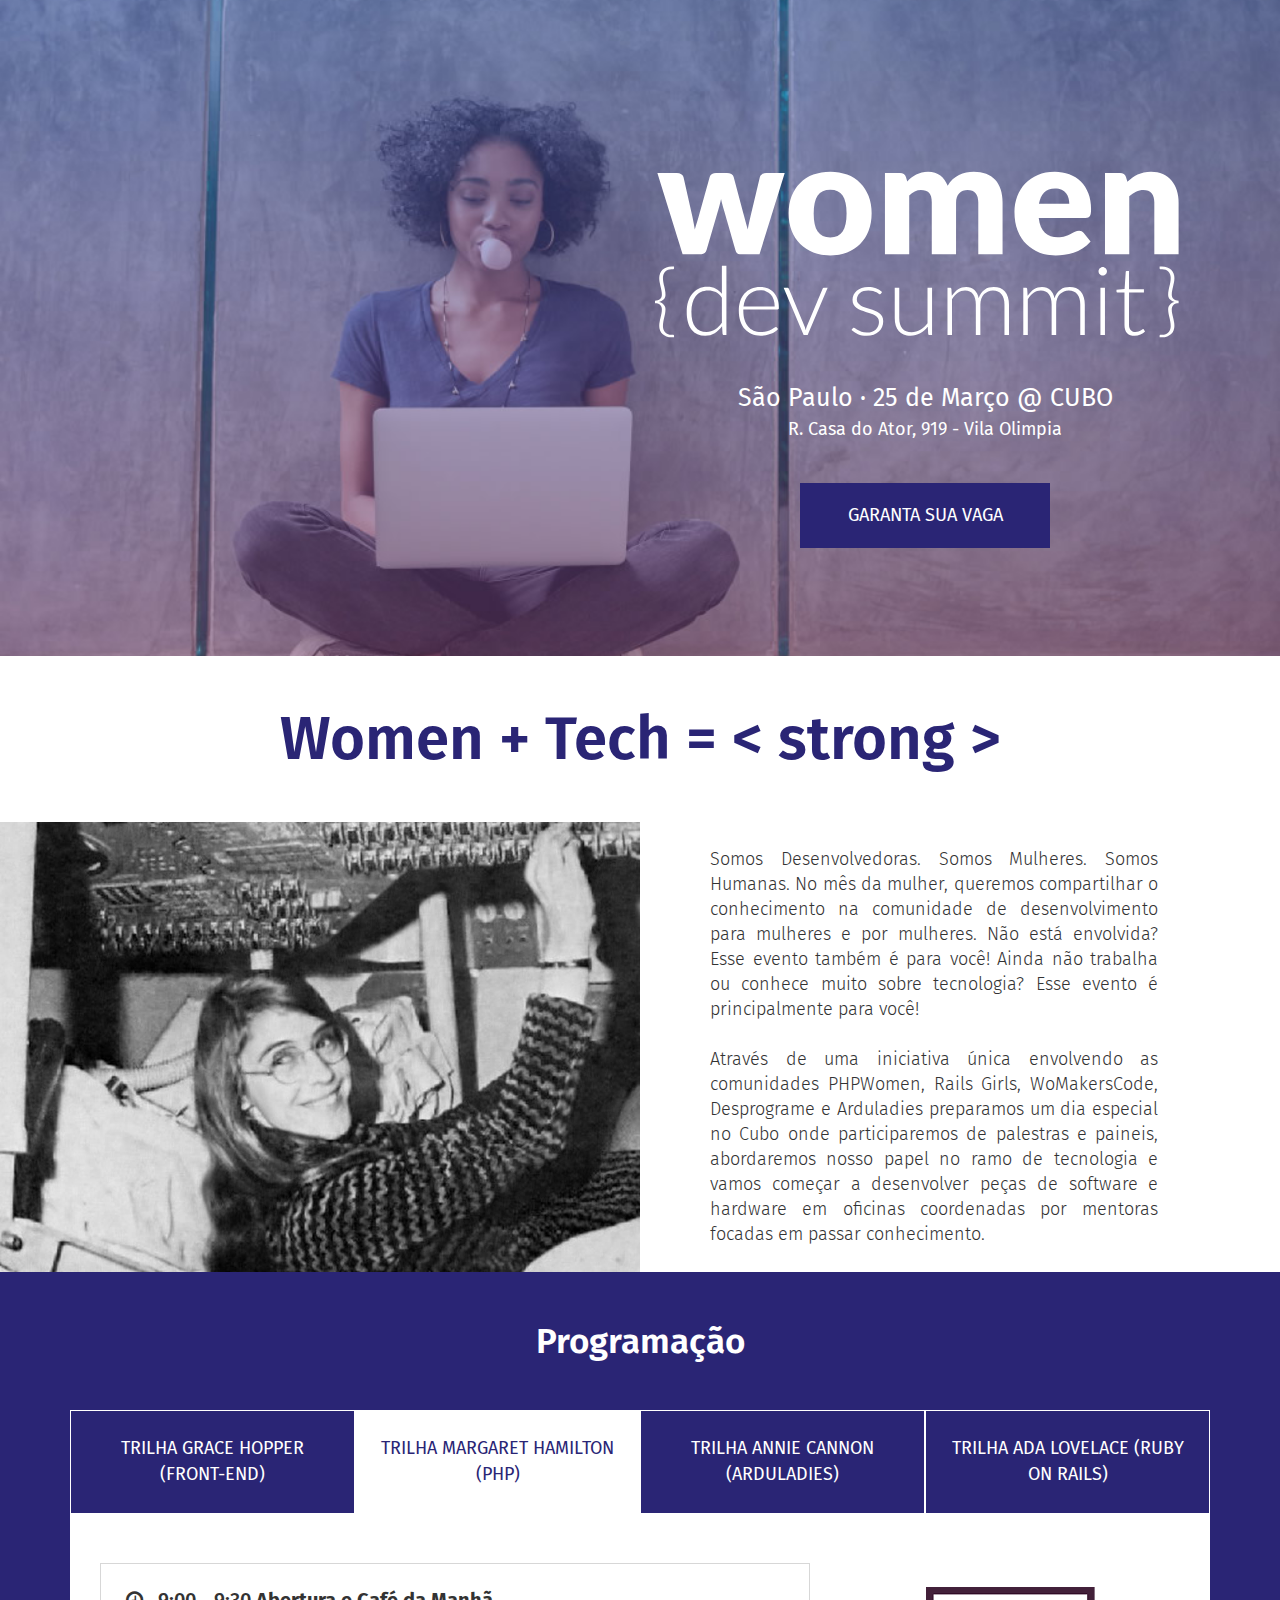
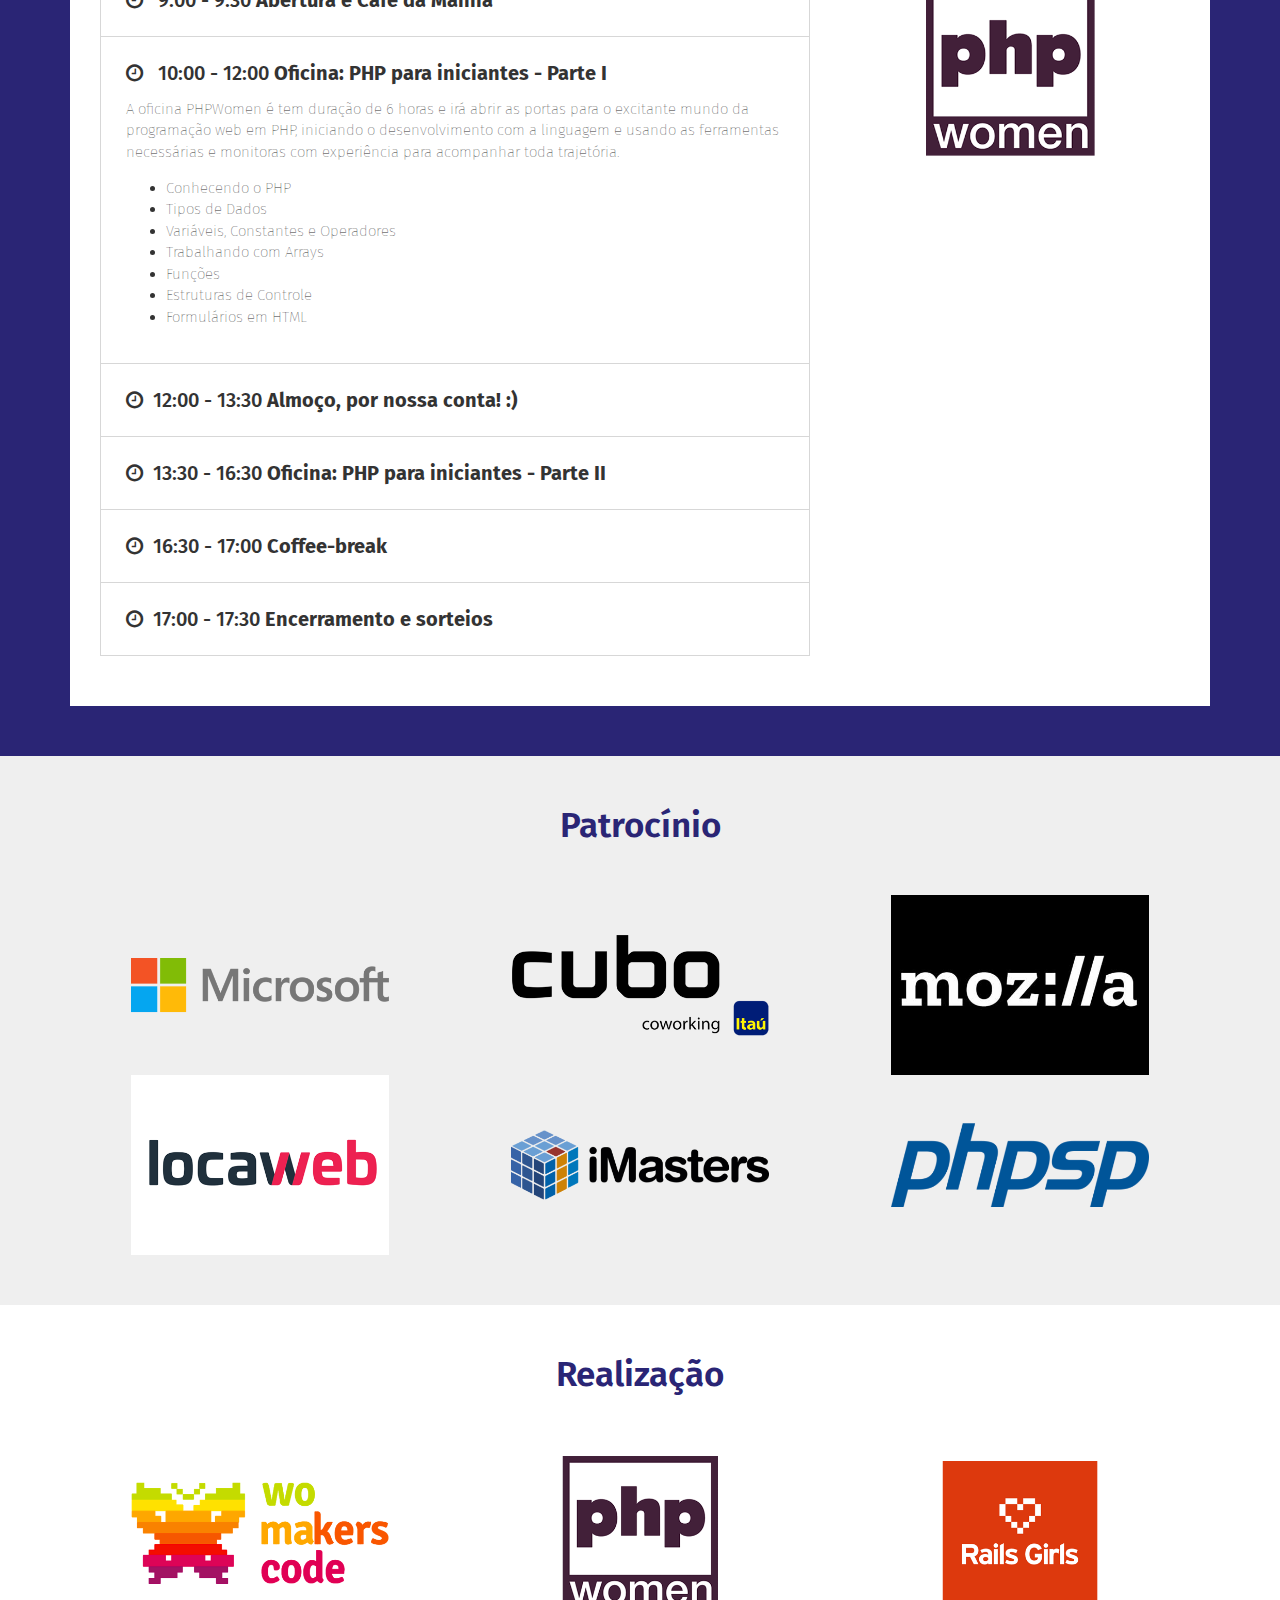
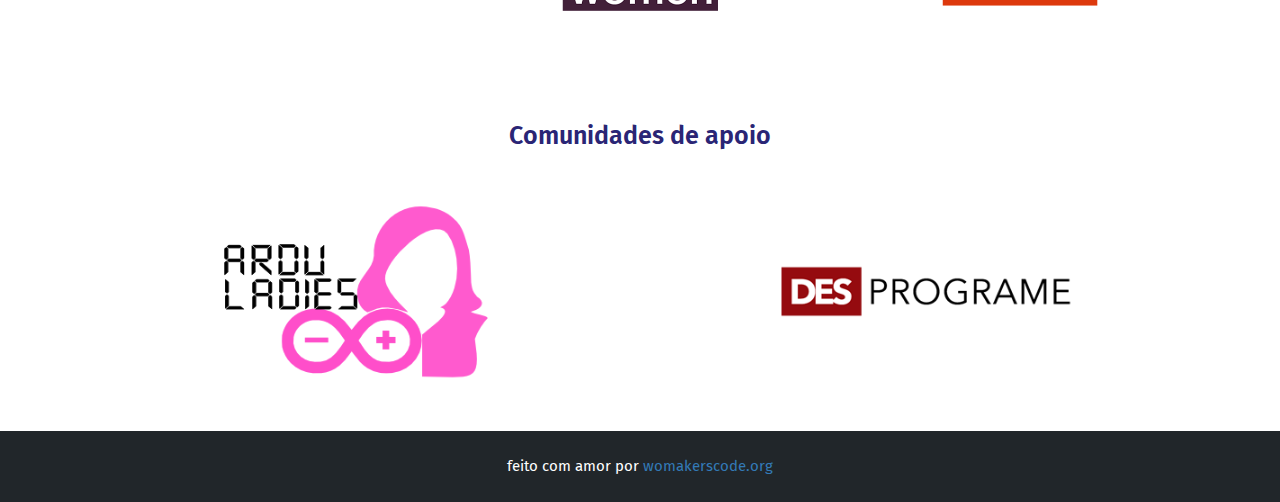
<file: eventos/primeira-edicao/index.html>
<!DOCTYPE html>
<html>

  <head>
  <meta charset="utf-8">
  <meta http-equiv="X-UA-Compatible" content="IE=edge">
  <meta name="viewport" content="width=device-width, initial-scale=1">

  <title>Women Dev Summit 2017</title>
  <link rel="stylesheet" type="text/css" href="https://maxcdn.bootstrapcdn.com/bootstrap/3.3.6/css/bootstrap.min.css">
  <meta name="description" content="">

  <link rel="stylesheet" href="css/main.css">
  <link rel="canonical" href="http://womendevsummit.com/primeira-edicao/">
  <meta name="author" content="WoMakersCode">
  <meta property="og:title" content="Women Dev Summit 2017" />
  <meta property="og:type" content="website" />
  <meta property="og:url" content="http://womendevsummit.com/" />
  <meta property="og:image" content="http://womendevsummit.com/img/fb.jpg" />
  <meta property="og:description" content="" />
  <link href="https://fonts.googleapis.com/css?family=Fira+Sans:400,400i,700" rel="stylesheet">
<link href="https://maxcdn.bootstrapcdn.com/font-awesome/4.3.0/css/font-awesome.min.css" rel="stylesheet">

  <link rel="apple-touch-icon" sizes="57x57" href="img/icons/apple-icon-57x57.png">
  <link rel="apple-touch-icon" sizes="60x60" href="img/icons/apple-icon-60x60.png">
  <link rel="apple-touch-icon" sizes="72x72" href="img/icons/apple-icon-72x72.png">
  <link rel="apple-touch-icon" sizes="76x76" href="img/icons/apple-icon-76x76.png">
  <link rel="apple-touch-icon" sizes="114x114" href="img/icons/apple-icon-114x114.png">
  <link rel="apple-touch-icon" sizes="120x120" href="img/icons/apple-icon-120x120.png">
  <link rel="apple-touch-icon" sizes="144x144" href="img/icons/apple-icon-144x144.png">
  <link rel="apple-touch-icon" sizes="152x152" href="img/icons/apple-icon-152x152.png">
  <link rel="apple-touch-icon" sizes="180x180" href="img/icons/apple-icon-180x180.png">
  <link rel="manifest" href="img/icons/manifest.json">
  <meta name="msapplication-TileColor" content="#ffffff">
  <meta name="msapplication-TileImage" content="img/icons/ms-icon-144x144.png">
  <link rel="icon" href="img/icon.png" type="image/x-icon" />
  <meta name="theme-color" content="#ffffff">
</head>


  <body>

    <div class="cover-conf">
  <section class="container">
      <div class="col-xs-12 col-sm-6 col-lm-6 col-md-6">
      </div>
      <div class="col-xs-12 col-sm-6 col-lm-6 col-md-6">
        <svg width="680px" height="220px" viewBox="0 0 680 220" enable-background="new 0 0 680 220" class="img-responsive event-brand">
          <rect x="-31" y="-18" display="none" fill="#FCE0E0" width="893" height="314" />
          <g>
          	<path fill="#FFFFFF" d="M3,8.761h24.456c2.169,0,4.043,0.493,5.621,1.479c1.578,0.986,2.53,2.268,2.86,3.846L46.191,59.94
          		c0.789,3.485,1.511,6.87,2.169,10.157c0.656,3.288,1.248,6.542,1.775,9.763c0.92-3.22,1.889-6.459,2.909-9.713
          		c1.019-3.254,2.022-6.656,3.008-10.206l12.819-45.953c0.395-1.511,1.347-2.776,2.86-3.796c1.511-1.019,3.254-1.529,5.227-1.529
          		h13.608c2.169,0,4.026,0.51,5.572,1.529c1.543,1.02,2.514,2.285,2.909,3.796l12.228,45.953c0.92,3.485,1.857,6.87,2.811,10.157
          		c0.952,3.288,1.856,6.607,2.712,9.96c0.525-3.287,1.167-6.558,1.923-9.812c0.755-3.254,1.561-6.688,2.416-10.305l10.847-45.854
          		c0.328-1.578,1.265-2.86,2.811-3.846c1.544-0.986,3.303-1.479,5.276-1.479h23.272l-31.753,102.26h-24.85
          		c-1.316,0-2.433-0.394-3.353-1.184c-0.921-0.789-1.644-2.104-2.169-3.945L86.622,54.911c-0.658-2.3-1.282-4.568-1.874-6.804
          		c-0.591-2.234-1.118-4.47-1.578-6.705c-0.46,2.302-0.971,4.585-1.529,6.853c-0.559,2.268-1.2,4.553-1.923,6.854l-14.792,50.784
          		c-0.986,3.419-3.156,5.128-6.508,5.128H34.752L3,8.761z" />
          	<path fill="#FFFFFF" d="M220.73,7.183c7.756,0,14.824,1.217,21.201,3.648c6.376,2.433,11.849,5.917,16.419,10.453
          		c4.568,4.536,8.118,10.042,10.65,16.517c2.53,6.476,3.797,13.756,3.797,21.842c0,8.152-1.267,15.499-3.797,22.04
          		c-2.532,6.542-6.082,12.097-10.65,16.666c-4.57,4.57-10.043,8.086-16.419,10.552c-6.377,2.465-13.445,3.698-21.201,3.698
          		c-7.824,0-14.939-1.232-21.35-3.698c-6.41-2.466-11.932-5.982-16.566-10.552c-4.635-4.568-8.219-10.123-10.749-16.666
          		c-2.532-6.541-3.797-13.887-3.797-22.04c0-8.086,1.265-15.367,3.797-21.842c2.53-6.475,6.114-11.981,10.749-16.517
          		s10.157-8.021,16.566-10.453C205.791,8.4,212.906,7.183,220.73,7.183z M220.73,89.918c7.034,0,12.211-2.481,15.531-7.445
          		c3.319-4.963,4.98-12.507,4.98-22.631c0-10.123-1.661-17.651-4.98-22.582c-3.32-4.931-8.498-7.396-15.531-7.396
          		c-7.232,0-12.523,2.465-15.876,7.396c-3.353,4.931-5.029,12.459-5.029,22.582c0,10.125,1.677,17.668,5.029,22.631
          		C208.207,87.437,213.498,89.918,220.73,89.918z" />
          	<path fill="#FFFFFF" d="M289.559,111.021V8.761h18.934c1.906,0,3.501,0.428,4.783,1.282c1.282,0.855,2.185,2.138,2.712,3.846
          		l1.676,5.522c1.709-1.775,3.484-3.402,5.325-4.881c1.84-1.479,3.829-2.761,5.966-3.846c2.136-1.084,4.438-1.938,6.902-2.564
          		c2.465-0.624,5.177-0.937,8.135-0.937c6.179,0,11.291,1.594,15.334,4.783c4.043,3.189,7.115,7.445,9.221,12.77
          		c1.708-3.155,3.796-5.851,6.261-8.086c2.465-2.234,5.127-4.043,7.988-5.423s5.883-2.399,9.071-3.057
          		c3.188-0.656,6.361-0.986,9.517-0.986c5.851,0,11.045,0.872,15.58,2.613c4.536,1.743,8.333,4.274,11.391,7.593
          		c3.058,3.32,5.374,7.396,6.951,12.228c1.579,4.832,2.367,10.305,2.367,16.419v64.985h-30.569V46.036
          		c0-10.583-4.536-15.876-13.607-15.876c-4.144,0-7.579,1.365-10.307,4.093c-2.729,2.729-4.092,6.656-4.092,11.784v64.985h-30.569
          		V46.036c0-5.85-1.151-9.959-3.451-12.326c-2.302-2.367-5.688-3.55-10.157-3.55c-2.761,0-5.375,0.626-7.84,1.874
          		c-2.465,1.25-4.783,2.926-6.952,5.029v73.958H289.559z" />
          	<path fill="#FFFFFF" d="M503.148,7.183c6.771,0,12.968,1.052,18.588,3.155c5.621,2.105,10.453,5.162,14.496,9.171
          		c4.043,4.011,7.199,8.924,9.467,14.743c2.269,5.818,3.402,12.409,3.402,19.771c0,2.302-0.099,4.175-0.296,5.621
          		c-0.197,1.447-0.56,2.598-1.085,3.452c-0.527,0.855-1.232,1.447-2.12,1.775c-0.888,0.33-2.021,0.493-3.402,0.493h-58.969
          		c0.986,8.547,3.582,14.743,7.79,18.588c4.206,3.846,9.63,5.769,16.271,5.769c3.551,0,6.607-0.426,9.171-1.282
          		c2.564-0.854,4.848-1.807,6.854-2.86c2.004-1.051,3.846-2.004,5.522-2.859c1.677-0.854,3.435-1.282,5.276-1.282
          		c2.431,0,4.271,0.887,5.521,2.662l8.875,10.946c-3.156,3.616-6.558,6.558-10.206,8.826c-3.648,2.269-7.396,4.043-11.242,5.325
          		c-3.845,1.282-7.691,2.17-11.537,2.662c-3.847,0.493-7.511,0.74-10.995,0.74c-7.166,0-13.889-1.169-20.166-3.501
          		c-6.278-2.333-11.769-5.801-16.468-10.403c-4.701-4.601-8.416-10.32-11.144-17.159c-2.729-6.836-4.093-14.792-4.093-23.864
          		c0-6.836,1.167-13.312,3.501-19.426c2.333-6.114,5.686-11.472,10.059-16.074c4.371-4.601,9.664-8.249,15.876-10.946
          		C488.309,8.531,495.324,7.183,503.148,7.183z M503.74,28.286c-5.853,0-10.421,1.661-13.707,4.98
          		c-3.288,3.32-5.457,8.103-6.508,14.348h38.162c0-2.431-0.312-4.798-0.938-7.1c-0.625-2.301-1.644-4.354-3.057-6.164
          		c-1.414-1.807-3.271-3.269-5.571-4.388C509.82,28.845,507.026,28.286,503.74,28.286z" />
          	<path fill="#FFFFFF" d="M566.653,111.021V8.761h18.933c1.906,0,3.501,0.428,4.782,1.282c1.282,0.855,2.186,2.138,2.713,3.846
          		l1.774,5.917c1.973-1.84,4.009-3.55,6.114-5.127c2.104-1.578,4.354-2.909,6.755-3.994c2.399-1.084,4.995-1.938,7.79-2.564
          		c2.793-0.624,5.834-0.937,9.121-0.937c5.587,0,10.535,0.97,14.842,2.909c4.305,1.94,7.938,4.635,10.896,8.086
          		c2.958,3.452,5.192,7.561,6.705,12.327c1.512,4.768,2.269,9.944,2.269,15.531v64.985h-30.57V46.036c0-4.995-1.15-8.89-3.451-11.686
          		c-2.302-2.793-5.688-4.191-10.156-4.191c-3.354,0-6.509,0.725-9.467,2.169c-2.958,1.447-5.785,3.387-8.48,5.818v72.874H566.653z" />
          </g>
          <g>
          	<path fill="#FFFFFF" d="M86.776,212.914c-0.988,0-1.561-0.52-1.719-1.56l-0.603-9.421c-2.644,3.601-5.737,6.461-9.282,8.58
          		c-3.545,2.121-7.52,3.181-11.925,3.181c-7.329,0-13.047-2.54-17.152-7.62c-4.105-5.079-6.157-12.699-6.157-22.86
          		c0-4.359,0.569-8.43,1.711-12.21c1.143-3.78,2.824-7.06,5.048-9.84c2.223-2.779,4.946-4.97,8.171-6.57
          		c3.225-1.599,6.939-2.399,11.146-2.399c4.044,0,7.549,0.75,10.513,2.25c2.965,1.5,5.528,3.689,7.691,6.569v-35.399h5.7v87.3H86.776
          		z M64.868,209.074c3.966,0,7.552-1.021,10.757-3.061c3.204-2.04,6.069-4.879,8.593-8.52v-31.5c-2.324-3.399-4.878-5.8-7.662-7.2
          		c-2.784-1.399-5.939-2.1-9.465-2.1s-6.61,0.64-9.254,1.92c-2.645,1.28-4.858,3.09-6.641,5.43c-1.783,2.34-3.125,5.141-4.026,8.4
          		c-0.902,3.261-1.352,6.85-1.352,10.77c0,8.88,1.643,15.411,4.927,19.59C54.03,206.984,58.737,209.074,64.868,209.074z" />
          	<path fill="#FFFFFF" d="M132.457,152.254c3.359,0,6.469,0.58,9.329,1.74c2.859,1.16,5.341,2.85,7.44,5.07
          		c2.1,2.22,3.739,4.949,4.92,8.189c1.18,3.24,1.771,6.96,1.771,11.16c0,0.88-0.131,1.48-0.391,1.8
          		c-0.26,0.321-0.669,0.48-1.228,0.48h-43.082v1.14c0,4.48,0.52,8.421,1.56,11.82c1.04,3.4,2.521,6.25,4.44,8.55
          		c1.92,2.301,4.239,4.03,6.96,5.19c2.72,1.16,5.76,1.739,9.12,1.739c3,0,5.6-0.33,7.8-0.989c2.199-0.66,4.05-1.4,5.55-2.221
          		c1.5-0.819,2.689-1.56,3.57-2.22c0.879-0.66,1.52-0.99,1.92-0.99c0.52,0,0.92,0.201,1.2,0.601l1.56,1.92
          		c-0.96,1.199-2.23,2.32-3.81,3.359c-1.581,1.041-3.341,1.931-5.28,2.67c-1.94,0.741-4.021,1.331-6.24,1.771s-4.45,0.66-6.689,0.66
          		c-4.08,0-7.801-0.711-11.16-2.13c-3.36-1.42-6.244-3.49-8.649-6.21c-2.407-2.72-4.267-6.05-5.58-9.99
          		c-1.314-3.939-1.971-8.45-1.971-13.53c0-4.279,0.609-8.229,1.83-11.85c1.22-3.62,2.979-6.74,5.28-9.36
          		c2.299-2.619,5.119-4.67,8.46-6.15C124.426,152.995,128.216,152.254,132.457,152.254z M132.545,156.514
          		c-3.076,0-5.832,0.48-8.268,1.44c-2.438,0.96-4.544,2.34-6.321,4.14c-1.777,1.801-3.215,3.96-4.313,6.48
          		c-1.099,2.52-1.827,5.34-2.186,8.46h39.3c0-3.2-0.44-6.069-1.318-8.61c-0.88-2.539-2.117-4.689-3.715-6.45
          		c-1.597-1.759-3.515-3.109-5.751-4.05C137.735,156.984,135.26,156.514,132.545,156.514z" />
          	<path fill="#FFFFFF" d="M192.217,212.914h-5.04l-25.2-59.7h4.5c0.56,0,1.01,0.15,1.351,0.45c0.339,0.3,0.589,0.63,0.75,0.99
          		l19.68,47.1c0.399,0.921,0.699,1.8,0.9,2.641c0.199,0.84,0.399,1.68,0.6,2.52c0.199-0.84,0.409-1.689,0.63-2.55
          		c0.22-0.86,0.51-1.729,0.87-2.61l19.8-47.1c0.2-0.439,0.47-0.79,0.811-1.05c0.339-0.26,0.75-0.391,1.229-0.391h4.32
          		L192.217,212.914z" />
          	<path fill="#FFFFFF" d="M284.675,160.654c-0.279,0.561-0.719,0.84-1.318,0.84c-0.441,0-1.012-0.249-1.711-0.75
          		c-0.699-0.5-1.619-1.06-2.76-1.68s-2.541-1.18-4.199-1.681c-1.662-0.499-3.691-0.75-6.092-0.75c-2.158,0-4.129,0.31-5.908,0.929
          		c-1.781,0.618-3.301,1.446-4.561,2.483c-1.26,1.036-2.24,2.243-2.94,3.619c-0.7,1.377-1.05,2.823-1.05,4.339
          		c0,1.875,0.48,3.432,1.439,4.668c0.961,1.236,2.221,2.293,3.78,3.171c1.56,0.877,3.331,1.636,5.31,2.274
          		c1.98,0.638,4.01,1.277,6.09,1.917c2.08,0.641,4.111,1.35,6.09,2.13c1.98,0.78,3.75,1.75,5.311,2.91s2.82,2.58,3.781,4.26
          		c0.959,1.68,1.439,3.72,1.439,6.12c0,2.601-0.471,5.021-1.41,7.26c-0.941,2.241-2.301,4.181-4.08,5.82
          		c-1.781,1.641-3.971,2.939-6.57,3.899c-2.6,0.961-5.561,1.44-8.879,1.44c-4.201,0-7.821-0.67-10.861-2.01s-5.76-3.09-8.16-5.25
          		l1.381-2.04c0.199-0.32,0.42-0.56,0.66-0.72s0.579-0.24,1.02-0.24c0.52,0,1.16,0.32,1.92,0.96c0.76,0.641,1.75,1.33,2.971,2.07
          		c1.219,0.74,2.738,1.43,4.56,2.069c1.819,0.641,4.069,0.96,6.749,0.96c2.521,0,4.74-0.35,6.66-1.05
          		c1.92-0.699,3.52-1.65,4.801-2.85c1.279-1.2,2.25-2.61,2.91-4.23s0.99-3.33,0.99-5.13c0-2-0.48-3.66-1.441-4.98
          		c-0.959-1.319-2.219-2.438-3.779-3.359c-1.561-0.92-3.33-1.7-5.311-2.34c-1.979-0.64-4.02-1.28-6.119-1.92s-4.141-1.34-6.12-2.101
          		c-1.979-0.759-3.75-1.719-5.31-2.88c-1.561-1.159-2.82-2.569-3.78-4.229s-1.44-3.729-1.44-6.21c0-2.12,0.459-4.16,1.381-6.12
          		c0.919-1.96,2.229-3.68,3.93-5.16c1.699-1.479,3.77-2.66,6.21-3.54c2.438-0.88,5.179-1.32,8.22-1.32
          		c3.639,0,6.869,0.528,9.689,1.582c2.82,1.055,5.41,2.667,7.771,4.838L284.675,160.654z" />
          	<path fill="#FFFFFF" d="M307.595,153.214v38.16c0,5.601,1.284,9.99,3.854,13.17c2.568,3.18,6.481,4.771,11.739,4.771
          		c3.893,0,7.525-0.99,10.896-2.971c3.371-1.979,6.401-4.729,9.091-8.25v-44.88h5.7v59.7h-3.142c-1.106,0-1.68-0.52-1.719-1.56
          		l-0.543-8.881c-2.764,3.441-5.958,6.201-9.583,8.28c-3.625,2.08-7.661,3.12-12.106,3.12c-3.324,0-6.229-0.521-8.713-1.56
          		c-2.483-1.04-4.546-2.54-6.188-4.5c-1.643-1.96-2.884-4.32-3.726-7.08c-0.842-2.761-1.262-5.88-1.262-9.36v-38.16H307.595z" />
          	<path fill="#FFFFFF" d="M368.312,212.914v-59.7h3.12c1.04,0,1.64,0.501,1.8,1.5l0.54,8.641c1.16-1.64,2.4-3.14,3.721-4.5
          		c1.319-1.359,2.729-2.53,4.229-3.511c1.5-0.979,3.1-1.739,4.8-2.279s3.489-0.811,5.37-0.811c4.359,0,7.84,1.271,10.44,3.811
          		c2.6,2.54,4.359,6.07,5.279,10.59c0.719-2.479,1.728-4.62,3.025-6.42c1.298-1.801,2.786-3.29,4.463-4.471
          		c1.677-1.179,3.504-2.06,5.481-2.64c1.977-0.579,4.003-0.87,6.081-0.87c2.955,0,5.61,0.49,7.968,1.47
          		c2.355,0.981,4.362,2.431,6.02,4.351s2.925,4.28,3.805,7.08c0.878,2.8,1.317,6,1.317,9.6v38.16h-5.699v-38.16
          		c0-5.84-1.261-10.29-3.78-13.35c-2.521-3.061-6.12-4.59-10.8-4.59c-2.081,0-4.071,0.38-5.971,1.14c-1.9,0.761-3.58,1.89-5.04,3.39
          		s-2.62,3.371-3.479,5.61c-0.86,2.24-1.29,4.84-1.29,7.8v38.16h-5.7v-38.16c0-5.799-1.16-10.239-3.479-13.32
          		c-2.32-3.079-5.7-4.619-10.141-4.619c-3.24,0-6.24,0.97-9,2.909c-2.76,1.941-5.22,4.631-7.38,8.07v45.12H368.312z" />
          	<path fill="#FFFFFF" d="M463.771,212.914v-59.7h3.12c1.04,0,1.64,0.501,1.8,1.5l0.54,8.641c1.16-1.64,2.4-3.14,3.721-4.5
          		c1.319-1.359,2.729-2.53,4.229-3.511c1.5-0.979,3.1-1.739,4.8-2.279s3.489-0.811,5.37-0.811c4.359,0,7.84,1.271,10.44,3.811
          		c2.6,2.54,4.359,6.07,5.279,10.59c0.719-2.479,1.728-4.62,3.025-6.42c1.298-1.801,2.786-3.29,4.463-4.471
          		c1.677-1.179,3.504-2.06,5.481-2.64c1.977-0.579,4.003-0.87,6.081-0.87c2.955,0,5.61,0.49,7.968,1.47
          		c2.355,0.981,4.362,2.431,6.02,4.351s2.925,4.28,3.805,7.08c0.878,2.8,1.317,6,1.317,9.6v38.16h-5.699v-38.16
          		c0-5.84-1.261-10.29-3.78-13.35c-2.521-3.061-6.12-4.59-10.8-4.59c-2.081,0-4.071,0.38-5.971,1.14c-1.9,0.761-3.58,1.89-5.04,3.39
          		s-2.62,3.371-3.479,5.61c-0.86,2.24-1.29,4.84-1.29,7.8v38.16h-5.7v-38.16c0-5.799-1.16-10.239-3.479-13.32
          		c-2.32-3.079-5.7-4.619-10.141-4.619c-3.24,0-6.24,0.97-9,2.909c-2.76,1.941-5.22,4.631-7.38,8.07v45.12H463.771z" />
          	<path fill="#FFFFFF" d="M569.13,132.635c0,0.719-0.15,1.39-0.45,2.01s-0.689,1.17-1.17,1.649s-1.041,0.86-1.68,1.14
          		c-0.641,0.281-1.32,0.42-2.04,0.42c-0.721,0-1.401-0.139-2.04-0.42c-0.641-0.279-1.2-0.66-1.681-1.14
          		c-0.479-0.479-0.86-1.029-1.14-1.649c-0.28-0.62-0.42-1.291-0.42-2.01c0-0.721,0.14-1.41,0.42-2.07
          		c0.279-0.66,0.66-1.23,1.14-1.711c0.48-0.479,1.04-0.859,1.681-1.14c0.639-0.279,1.319-0.42,2.04-0.42
          		c0.72,0,1.399,0.141,2.04,0.42c0.639,0.28,1.199,0.66,1.68,1.14c0.48,0.48,0.87,1.051,1.17,1.711S569.13,131.914,569.13,132.635z
          		 M566.609,153.214v59.7h-5.699v-59.7H566.609z" />
          	<path fill="#FFFFFF" d="M603.988,213.874c-4.041,0-7.181-1.119-9.421-3.36c-2.24-2.239-3.359-5.699-3.359-10.38v-40.8h-8.58
          		c-0.44,0-0.801-0.12-1.08-0.36c-0.28-0.239-0.42-0.579-0.42-1.02v-2.22l10.2-0.721l1.425-21.359c0.039-0.36,0.188-0.68,0.444-0.961
          		c0.257-0.279,0.604-0.42,1.04-0.42h2.671v22.801h18.779v4.26h-18.779v40.5c0,1.641,0.21,3.051,0.63,4.23s0.999,2.15,1.739,2.909
          		c0.74,0.761,1.61,1.32,2.61,1.681c0.999,0.359,2.079,0.54,3.24,0.54c1.439,0,2.68-0.21,3.72-0.63s1.939-0.88,2.7-1.381
          		c0.76-0.499,1.38-0.96,1.86-1.38c0.479-0.42,0.859-0.63,1.14-0.63c0.319,0,0.64,0.201,0.96,0.601l1.56,2.52
          		c-1.521,1.68-3.449,3.03-5.79,4.05C608.938,213.364,606.508,213.874,603.988,213.874z" />
          </g>
          <g>
          	<path fill="#FFFFFF" d="M8.657,180.285c0-1.1-0.204-2.107-0.61-3.025c-0.407-0.916-0.99-1.716-1.748-2.399
          		c-0.759-0.683-1.674-1.208-2.747-1.575c-1.074-0.366-2.257-0.55-3.552-0.55v-3.05c1.294,0,2.478-0.184,3.552-0.551
          		c1.073-0.366,1.988-0.891,2.747-1.574c0.758-0.684,1.341-1.483,1.748-2.4c0.407-0.916,0.61-1.925,0.61-3.025
          		c0-1.832-0.176-3.616-0.527-5.35c-0.352-1.732-0.731-3.467-1.138-5.2c-0.408-1.732-0.787-3.475-1.138-5.225
          		c-0.352-1.75-0.527-3.558-0.527-5.425c0-2.033,0.351-3.917,1.054-5.65c0.703-1.732,1.721-3.241,3.053-4.525
          		c1.332-1.282,2.969-2.282,4.912-3c1.942-0.716,4.134-1.074,6.576-1.074h3.053v2.1c0,0.367-0.158,0.65-0.472,0.85
          		c-0.314,0.2-0.62,0.301-0.916,0.301h-1.832c-1.591,0-3.043,0.25-4.356,0.75c-1.314,0.5-2.442,1.217-3.385,2.149
          		c-0.943,0.934-1.684,2.067-2.22,3.4c-0.537,1.333-0.805,2.817-0.805,4.45c0,1.899,0.167,3.75,0.5,5.55s0.703,3.575,1.11,5.325
          		c0.407,1.75,0.777,3.5,1.11,5.25s0.5,3.508,0.5,5.274c0,1.233-0.232,2.367-0.694,3.4c-0.463,1.033-1.074,1.934-1.832,2.7
          		c-0.759,0.767-1.628,1.408-2.608,1.925c-0.981,0.517-2.007,0.892-3.08,1.125c1.073,0.2,2.099,0.559,3.08,1.075
          		c0.98,0.517,1.85,1.167,2.608,1.949c0.758,0.784,1.368,1.684,1.832,2.7c0.462,1.018,0.694,2.143,0.694,3.375
          		c0,1.768-0.167,3.525-0.5,5.275s-0.704,3.509-1.11,5.274c-0.407,1.768-0.777,3.551-1.11,5.351s-0.5,3.634-0.5,5.5
          		c0,1.633,0.268,3.116,0.805,4.45c0.536,1.332,1.277,2.466,2.22,3.399c0.943,0.933,2.071,1.65,3.385,2.15
          		c1.313,0.5,2.765,0.75,4.356,0.75h1.832c0.296,0,0.601,0.1,0.916,0.3c0.314,0.2,0.472,0.482,0.472,0.85v2.101h-3.053
          		c-2.442,0-4.634-0.358-6.576-1.075c-1.943-0.717-3.58-1.717-4.912-3s-2.35-2.792-3.053-4.525c-0.703-1.733-1.054-3.617-1.054-5.649
          		c0-1.866,0.175-3.675,0.527-5.425c0.351-1.75,0.73-3.492,1.138-5.226c0.407-1.732,0.786-3.466,1.138-5.2
          		C8.481,183.902,8.657,182.119,8.657,180.285z" />
          	<path fill="#FFFFFF" d="M650.745,180.285c0,1.834,0.176,3.617,0.527,5.35c0.352,1.734,0.73,3.468,1.138,5.2
          		c0.407,1.733,0.786,3.476,1.138,5.226s0.527,3.559,0.527,5.425c0,2.032-0.353,3.916-1.055,5.649
          		c-0.703,1.733-1.721,3.242-3.052,4.525c-1.332,1.283-2.97,2.283-4.912,3s-4.135,1.075-6.576,1.075h-3.053v-2.101
          		c0-0.367,0.147-0.649,0.444-0.85c0.296-0.2,0.61-0.3,0.943-0.3h1.831c1.591,0,3.043-0.25,4.356-0.75s2.442-1.218,3.386-2.15
          		c0.943-0.934,1.684-2.067,2.22-3.399c0.536-1.334,0.805-2.817,0.805-4.45c0-1.866-0.166-3.7-0.499-5.5s-0.703-3.583-1.11-5.351
          		c-0.407-1.766-0.776-3.524-1.109-5.274s-0.5-3.508-0.5-5.275c0-1.232,0.222-2.357,0.666-3.375c0.444-1.017,1.045-1.916,1.804-2.7
          		c0.758-0.782,1.628-1.433,2.608-1.949c0.979-0.517,2.007-0.875,3.08-1.075c-1.073-0.233-2.101-0.608-3.08-1.125
          		c-0.98-0.517-1.851-1.158-2.608-1.925c-0.759-0.767-1.359-1.667-1.804-2.7s-0.666-2.167-0.666-3.4c0-1.767,0.167-3.524,0.5-5.274
          		s0.702-3.5,1.109-5.25s0.777-3.525,1.11-5.325s0.499-3.65,0.499-5.55c0-1.633-0.269-3.117-0.805-4.45s-1.276-2.467-2.22-3.4
          		c-0.943-0.933-2.072-1.649-3.386-2.149s-2.766-0.75-4.356-0.75h-1.831c-0.333,0-0.647-0.101-0.943-0.301
          		c-0.297-0.199-0.444-0.482-0.444-0.85v-2.1h3.053c2.441,0,4.634,0.358,6.576,1.074c1.942,0.718,3.58,1.718,4.912,3
          		c1.331,1.284,2.349,2.793,3.052,4.525c0.702,1.733,1.055,3.617,1.055,5.65c0,1.867-0.176,3.675-0.527,5.425
          		s-0.73,3.492-1.138,5.225c-0.407,1.733-0.786,3.468-1.138,5.2c-0.352,1.733-0.527,3.518-0.527,5.35c0,1.101,0.203,2.109,0.61,3.025
          		c0.407,0.917,0.989,1.717,1.748,2.4s1.665,1.208,2.72,1.574c1.055,0.367,2.229,0.551,3.524,0.551v3.05
          		c-1.296,0-2.47,0.184-3.524,0.55c-1.055,0.367-1.961,0.893-2.72,1.575c-0.759,0.684-1.341,1.483-1.748,2.399
          		C650.948,178.178,650.745,179.186,650.745,180.285z" />
          </g>
          </svg>
          <p class="text-center">
            São Paulo · 25 de Março @ CUBO <span>R. Casa do Ator, 919 - Vila Olimpia</span>
          </p>
          <a href="https://www.sympla.com.br/women-dev-summit__125225" title="Garanta sua vaga" target="_blank" class="sc-button">Garanta sua vaga</a>
      </div>
  </section>
</div>

<section id="sc-sobre">
    <h2 class="sc-title">Women + Tech = <span>&lt; strong &gt;</span></h2>

    <div class="col-xs-12 col-sm-6 col-lm-6 col-md-6" id="side-about"></div>
    <div class="col-xs-12 col-sm-5 col-lm-5 col-md-5" id="side-description">
      <p>Somos Desenvolvedoras. Somos Mulheres. Somos Humanas. No mês da mulher, queremos compartilhar o conhecimento na comunidade de desenvolvimento para mulheres e por mulheres. Não está envolvida? Esse evento também é para você! Ainda não trabalha ou conhece muito sobre tecnologia? Esse evento é principalmente para você!</p>

      <p>Através de uma iniciativa única envolvendo as comunidades PHPWomen, Rails Girls, WoMakersCode, Desprograme e Arduladies preparamos um dia especial no Cubo onde participaremos de palestras e paineis, abordaremos nosso papel no ramo de tecnologia e vamos começar a desenvolver peças de software e hardware em oficinas coordenadas por mentoras focadas em passar conhecimento.</p>
    </div>
    <div class="clearfix"></div>
</section>

<section id="sc-prog" class="section-container">
  <div class="container">
    <h2 class="sc-title sc-title--medium" style="color: #fff;">Programação</h2>

    <ul class="nav nav-tabs" role="tablist" id="prog-tabs">
      
        <li role="presentation" class=""><a href="#trilha-front" aria-controls="trilha-front" role="tab" data-toggle="tab">Trilha Grace Hopper (Front-end)</a></li>
      
        <li role="presentation" class="active"><a href="#trilha-php" aria-controls="trilha-php" role="tab" data-toggle="tab">Trilha Margaret Hamilton (PHP)</a></li>
      
        <li role="presentation" class=""><a href="#trilha-ardu" aria-controls="trilha-ardu" role="tab" data-toggle="tab">Trilha Annie Cannon (ArduLadies)</a></li>
      
        <li role="presentation" class=""><a href="#trilha-ruby" aria-controls="trilha-ruby" role="tab" data-toggle="tab">Trilha Ada Lovelace (Ruby On Rails)</a></li>
      
    </ul>

    <div class="tab-content">
      
        <div role="tabpanel" class="tab-pane " id="trilha-front">
          <div class="col-xs-12 col-sm-7 col-lm-7 col-md-8">
            <table class="prog-table">
              <tbody>
                
                <tr>
                  <td><h3><i class="fa fa-clock-o"></i>9:00 - 9:30 <strong>Abertura e Café da Manhã</strong></h3></td>
                </tr>
                
                <tr>
                  <td><h3><i class="fa fa-clock-o"></i> 10:00 - 12:00 <strong>Oficina: Sites responsivos com Bootstratp</strong></h3><p>O objetivo desse workshop é fornecer ao aluno uma visão geral das técnicas, princípios, conceitos básicos e fundamentos do framework Bootstrap. Você irá aprender desenvolvendo seu próprio site com layout responsivo.</p> <p><strong>Pré-requisitos:</strong></p> <ul> <li>Conhecimentos básicos de HTML e CSS.</li> <li>Necessário trazer um editor de código instalado. Pode ser o Atom, Visual Studio Code, Sublime Text ou Notepad++.</li> <li>Necessário trazer seu próprio notebook e carregador.</li> </ul></td>
                </tr>
                
                <tr>
                  <td><h3><i class="fa fa-clock-o"></i>12:00 - 13:30 <strong>Almoço, por nossa conta! :) </strong></h3></td>
                </tr>
                
                <tr>
                  <td><h3><i class="fa fa-clock-o"></i>13:30 - 16:30 <strong>Oficina: Criando um chatbot</strong></h3><p>Há quem diga que os chatbots são o futuro da interface de interação entre pessoas e marcas. Que tal criar um bot, em NodeJS, para chamar de seu? &lt;3 </p><p>Neste workshop você aprenderá:</p><ul> <li>O que é ChatBot</li> <li>Como funciona (arquitetura e experiência de usuário)</li> <li>Laboratório de desenvolvimento de um diálogo</li> </ul> <p><strong>Pré-requisitos:</strong></p><ul> <li>Conhecimentos básicos de Javascript ou NodeJS.</li> <li>Necessário trazer um editor de código instalado. Pode ser o Atom, Visual Studio Code, Sublime Text ou Notepad++.</li> <li>Necessário trazer seu próprio notebook e carregador.</li> <li>Necessário ter o <a href="https://docs.botframework.com/en-us/tools/bot-framework-emulator/" target="_blank">Bot Emulator</a> e o <a href="https://nodejs.org/en/download/" target="_blank">Nodejs</a> instalados.</li> </ul></td>
                </tr>
                
                <tr>
                  <td><h3><i class="fa fa-clock-o"></i>16:30 - 17:00 <strong>Coffee-break</strong></h3></td>
                </tr>
                
                <tr>
                  <td><h3><i class="fa fa-clock-o"></i>17:00 - 17:30 <strong>Encerramento e sorteios</strong></h3></td>
                </tr>
                
              </tbody>
            </table>
          </div>
          <div class="col-xs-12 col-sm-5 col-lm-5 col-md-4 sp-profile">
            
              <figure> <img src="img/sponsors/womakerscode.png" title="WoMakersCode" class="img-responsive" /> </figure>
            
          </div>
        </div>
      
        <div role="tabpanel" class="tab-pane active" id="trilha-php">
          <div class="col-xs-12 col-sm-7 col-lm-7 col-md-8">
            <table class="prog-table">
              <tbody>
                
                <tr>
                  <td><h3><i class="fa fa-clock-o"></i> 9:00 - 9:30 <strong>Abertura e Café da Manhã</strong></h3></td>
                </tr>
                
                <tr>
                  <td><h3><i class="fa fa-clock-o"></i> 10:00 - 12:00 <strong>Oficina: PHP para iniciantes - Parte I</strong></h3><p>A oficina PHPWomen é tem duração de 6 horas e irá abrir as portas para o excitante mundo da programação web em PHP, iniciando o desenvolvimento com a linguagem e usando as ferramentas necessárias e monitoras com experiência para acompanhar toda trajetória.</p> <ul> <li>Conhecendo o PHP</li> <li>Tipos de Dados</li> <li>Variáveis, Constantes e Operadores </li> <li>Trabalhando com Arrays</li> <li>Funções</li> <li>Estruturas de Controle</li> <li>Formulários em HTML</li> </ul></td>
                </tr>
                
                <tr>
                  <td><h3><i class="fa fa-clock-o"></i>12:00 - 13:30 <strong>Almoço, por nossa conta! :) </strong></h3></td>
                </tr>
                
                <tr>
                  <td><h3><i class="fa fa-clock-o"></i>13:30 - 16:30 <strong>Oficina: PHP para iniciantes - Parte II</strong></h3></td>
                </tr>
                
                <tr>
                  <td><h3><i class="fa fa-clock-o"></i>16:30 - 17:00 <strong>Coffee-break</strong></h3></td>
                </tr>
                
                <tr>
                  <td><h3><i class="fa fa-clock-o"></i>17:00 - 17:30 <strong>Encerramento e sorteios</strong></h3></td>
                </tr>
                
              </tbody>
            </table>
          </div>
          <div class="col-xs-12 col-sm-5 col-lm-5 col-md-4 sp-profile">
            
              <figure> <img src="img/sponsors/phpwomen.png" title="PHPWomen BR" class="img-responsive" /> </figure>
            
          </div>
        </div>
      
        <div role="tabpanel" class="tab-pane " id="trilha-ardu">
          <div class="col-xs-12 col-sm-7 col-lm-7 col-md-8">
            <table class="prog-table">
              <tbody>
                
                <tr>
                  <td><h3><i class="fa fa-clock-o"></i>9:00 - 9:30 <strong>Abertura e Café da Manhã</strong></h3></td>
                </tr>
                
                <tr>
                  <td><h3><i class="fa fa-clock-o"></i>10:00 - 12:00 <strong>Prototipação com o Fritzing e Projetando Circuitos</strong></h3><p>Antes de colocar a mão na massa e construir seus projetos wearables e makers é necessário planejetar quais componentes serão utilizados e prototipar o circuito eletrico. Pensando nisso, iremos oferecer uma oficina de prototipação utilizando a ferramenta Fritzing, ao final utilizaremos o circuito para a oficina de bordado.</p></td>
                </tr>
                
                <tr>
                  <td><h3><i class="fa fa-clock-o"></i>12:00 - 13:30 <strong>Almoço, por nossa conta! :) </strong></h3></td>
                </tr>
                
                <tr>
                  <td><h3><i class="fa fa-clock-o"></i>13:30 - 16:30  <strong>Oficina: Nos bastidores com as ArduLadies</strong></h3> <p>Venham conosco bordar uma linda Joaninha Wearable, utilizando:</p> <ul> <li>Linha condutiva</li> <li>LEDs</li> <li>Bateria do tipo moeda</li> <li>Técnicas de costuras e bordados</li> </ul></td>
                </tr>
                
                <tr>
                  <td><h3><i class="fa fa-clock-o"></i>16:30 - 17:00 <strong>Coffee-break</strong></h3></td>
                </tr>
                
                <tr>
                  <td><h3><i class="fa fa-clock-o"></i>17:00 - 17:30 <strong>Encerramento e sorteios</strong></h3></td>
                </tr>
                
              </tbody>
            </table>
          </div>
          <div class="col-xs-12 col-sm-5 col-lm-5 col-md-4 sp-profile">
            
              <figure> <img src="img/sponsors/arduladies.png" title="ArduLadies" class="img-responsive" /> </figure>
            
          </div>
        </div>
      
        <div role="tabpanel" class="tab-pane " id="trilha-ruby">
          <div class="col-xs-12 col-sm-7 col-lm-7 col-md-8">
            <table class="prog-table">
              <tbody>
                
                <tr>
                  <td><h3><i class="fa fa-clock-o"></i> 9:00 - 9:30 <strong>Abertura e Café da Manhã</strong></h3></td>
                </tr>
                
                <tr>
                  <td><h3><i class="fa fa-clock-o"></i> 10:00 - 12:00 <strong>Oficina: Ruby on Rails para iniciantes - Parte I</strong></h3><p>Oficina para aprender a programar com Rails através da criação de um blog pessoal. Você aprenderá um pouco sobre o básico de Ruby, Rails é um pouco de HTML e CSS para criação de um blog próprio e poderá até hospedá-lo gratuitamente :D</p></td>
                </tr>
                
                <tr>
                  <td><h3><i class="fa fa-clock-o"></i>12:00 - 13:30 <strong>Almoço, por nossa conta! :) </strong></h3></td>
                </tr>
                
                <tr>
                  <td><h3><i class="fa fa-clock-o"></i>13:30 - 16:30 <strong>Oficina: Ruby on Rails para iniciantes - Parte II</strong></h3></td>
                </tr>
                
                <tr>
                  <td><h3><i class="fa fa-clock-o"></i>16:30 - 17:00 <strong>Coffee-break</strong></h3></td>
                </tr>
                
                <tr>
                  <td><h3><i class="fa fa-clock-o"></i>17:00 - 17:30 <strong>Encerramento e sorteios</strong></h3></td>
                </tr>
                
              </tbody>
            </table>
          </div>
          <div class="col-xs-12 col-sm-5 col-lm-5 col-md-4 sp-profile">
            
              <figure> <img src="img/sponsors/railsgirls-sq.png" title="Rails Girls" class="img-responsive" /> </figure>
            
          </div>
        </div>
      

      <div class="clearfix"></div>
    </div>

  </div>
</section>

<section class="section-container" id="sc-patr">
  <div class="container">
    <h2 class="sc-title sc-title--medium">Patrocínio</h2>

    
      <div class="col-xs-12 col-sm-6 col-lm-3 col-md-4 sponsors-item sponsors-item">
          <img src="img/sponsors/microsoft.png" title="Microsoft" alt="Microsoft" />
      </div>
    
      <div class="col-xs-12 col-sm-6 col-lm-3 col-md-4 sponsors-item sponsors-item">
          <img src="img/sponsors/cubo.png" title="CUBO" alt="CUBO" />
      </div>
    
      <div class="col-xs-12 col-sm-6 col-lm-3 col-md-4 sponsors-item sponsors-item">
          <img src="img/sponsors/mozilla.jpg" title="Mozilla" alt="Mozilla" />
      </div>
    
      <div class="col-xs-12 col-sm-6 col-lm-3 col-md-4 sponsors-item sponsors-item">
          <img src="img/sponsors/locaweb.png" title="Locaweb" alt="Locaweb" />
      </div>
    
      <div class="col-xs-12 col-sm-6 col-lm-3 col-md-4 sponsors-item sponsors-item">
          <img src="img/sponsors/imasters.png" title="iMasters" alt="iMasters" />
      </div>
    
      <div class="col-xs-12 col-sm-6 col-lm-3 col-md-4 sponsors-item sponsors-item">
          <img src="img/sponsors/phpsp.png" title="PHPSP" alt="PHPSP" />
      </div>
    
  </div>
</section>

<section class="section-container">
  <div class="container">
    <h2 class="sc-title sc-title--medium">Realização</h2>

    
      <div class="col-xs-12 col-sm-6 col-lm-4 col-md-4 sponsors-item sponsors-item">
          <img src="img/sponsors/womakerscode.png" title="WoMakersCode" alt="WoMakersCode" />
      </div>
    
      <div class="col-xs-12 col-sm-6 col-lm-4 col-md-4 sponsors-item sponsors-item">
          <img src="img/sponsors/phpwomen.png" title="PHP Women" alt="PHP Women" />
      </div>
    
      <div class="col-xs-12 col-sm-6 col-lm-4 col-md-4 sponsors-item sponsors-item">
          <img src="img/sponsors/railsgirls-sq.png" title="Rails Girls São Paulo" alt="Rails Girls São Paulo" />
      </div>
    
    <div class="clearfix"></div>
    <h2 class="sc-title sc-title--short">Comunidades de apoio</h2>

    
      <div class="col-xs-12 col-sm-6 col-lm-6 col-md-6 sponsors-item sponsors-item sponsors-item--com sponsors-item sponsors-item--com">
          <img src="img/sponsors/arduladies.png" title="ArduLadies" alt="ArduLadies" class="img-responsive" />
      </div>
    
      <div class="col-xs-12 col-sm-6 col-lm-6 col-md-6 sponsors-item sponsors-item sponsors-item--com sponsors-item sponsors-item--com">
          <img src="img/sponsors/desprograme.png" title="Desprograme" alt="Desprograme" class="img-responsive" />
      </div>
    
  </div>
</section>


    <footer>
	<div class="container">
		<span>feito com amor por </span><a href="http://womakerscode.org" title="womakerscode.org" target="_blank">womakerscode.org</a>
	</div>
</footer>
<script src="https://code.jquery.com/jquery-3.3.1.slim.min.js" integrity="sha384-q8i/X+965DzO0rT7abK41JStQIAqVgRVzpbzo5smXKp4YfRvH+8abtTE1Pi6jizo" crossorigin="anonymous"></script>
<script src="https://cdnjs.cloudflare.com/ajax/libs/popper.js/1.14.3/umd/popper.min.js" integrity="sha384-ZMP7rVo3mIykV+2+9J3UJ46jBk0WLaUAdn689aCwoqbBJiSnjAK/l8WvCWPIPm49" crossorigin="anonymous"></script>
<script src="https://stackpath.bootstrapcdn.com/bootstrap/4.1.3/js/bootstrap.min.js" integrity="sha384-ChfqqxuZUCnJSK3+MXmPNIyE6ZbWh2IMqE241rYiqJxyMiZ6OW/JmZQ5stwEULTy" crossorigin="anonymous"></script>
<script>
$('#prog-tabs a').click(function (e) {
  e.preventDefault()
  $(this).tab('show')
})
</script>


  </body>

</html>
</file>
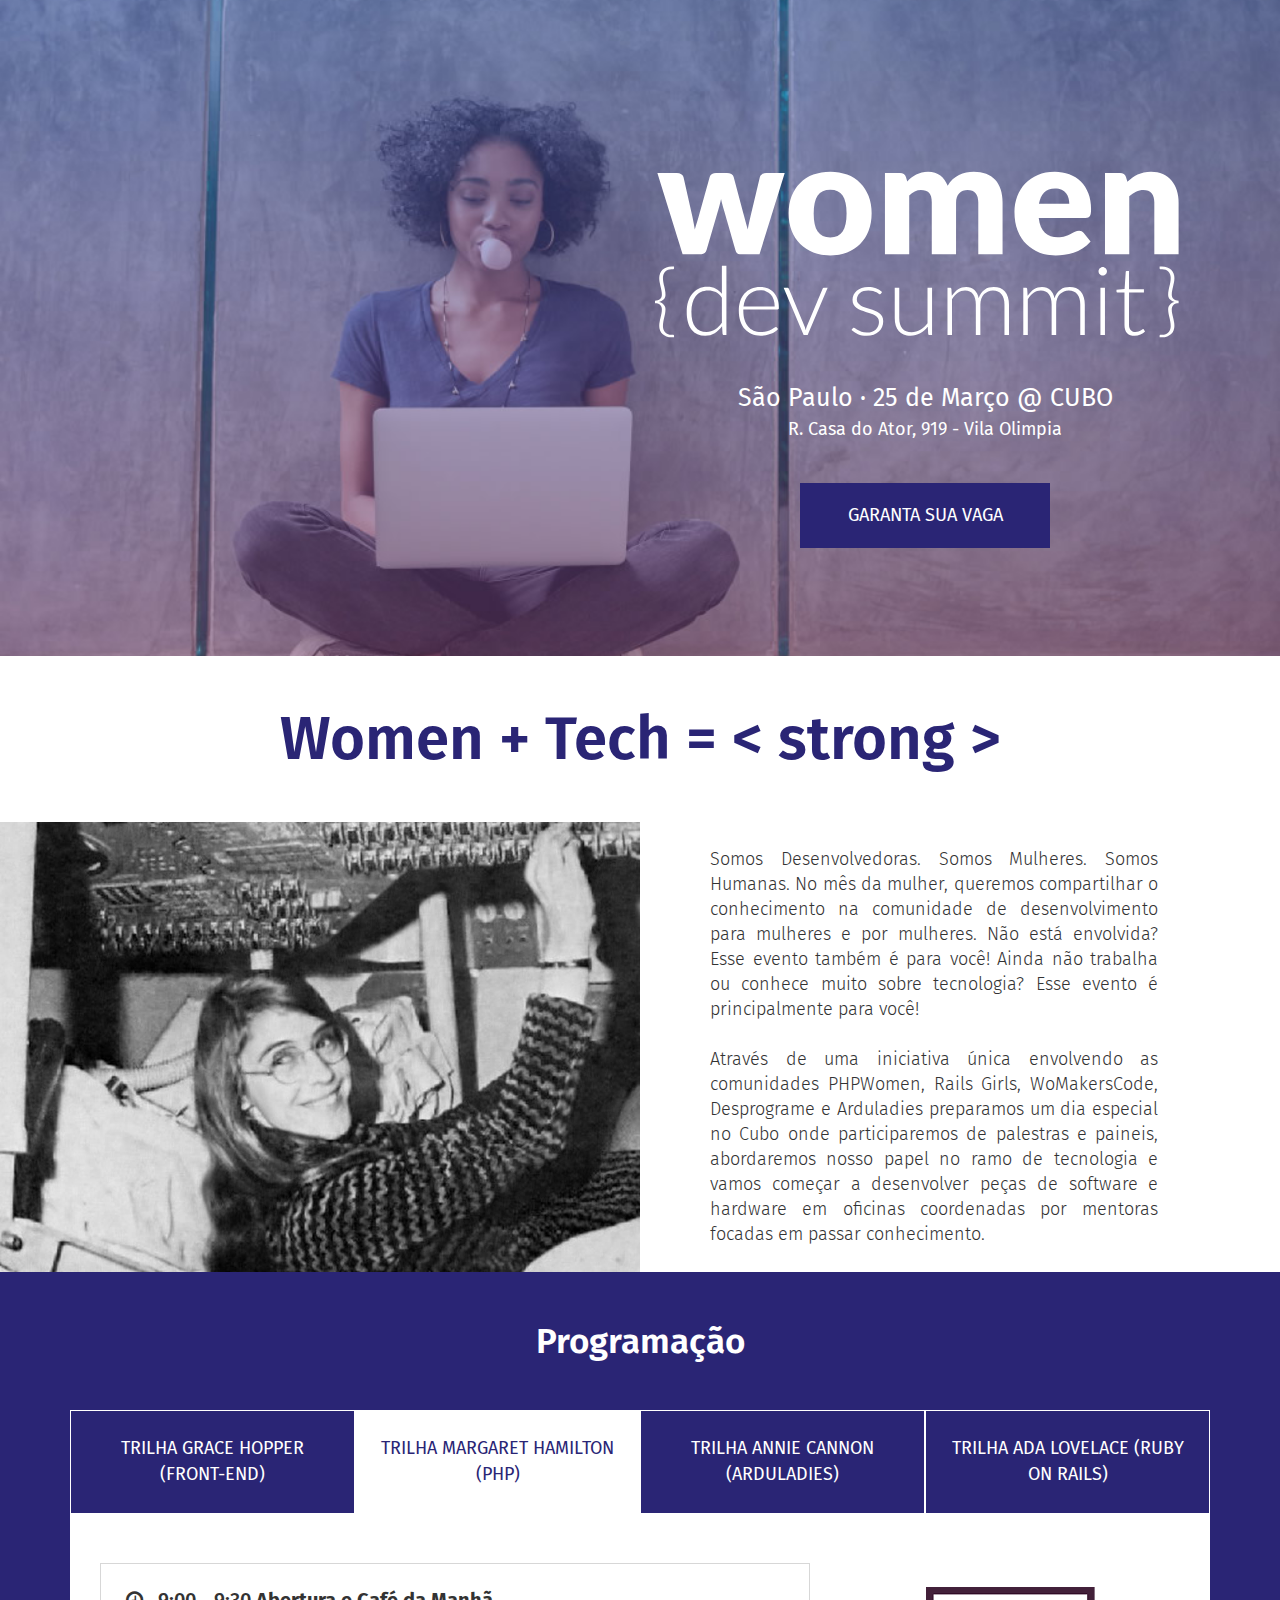
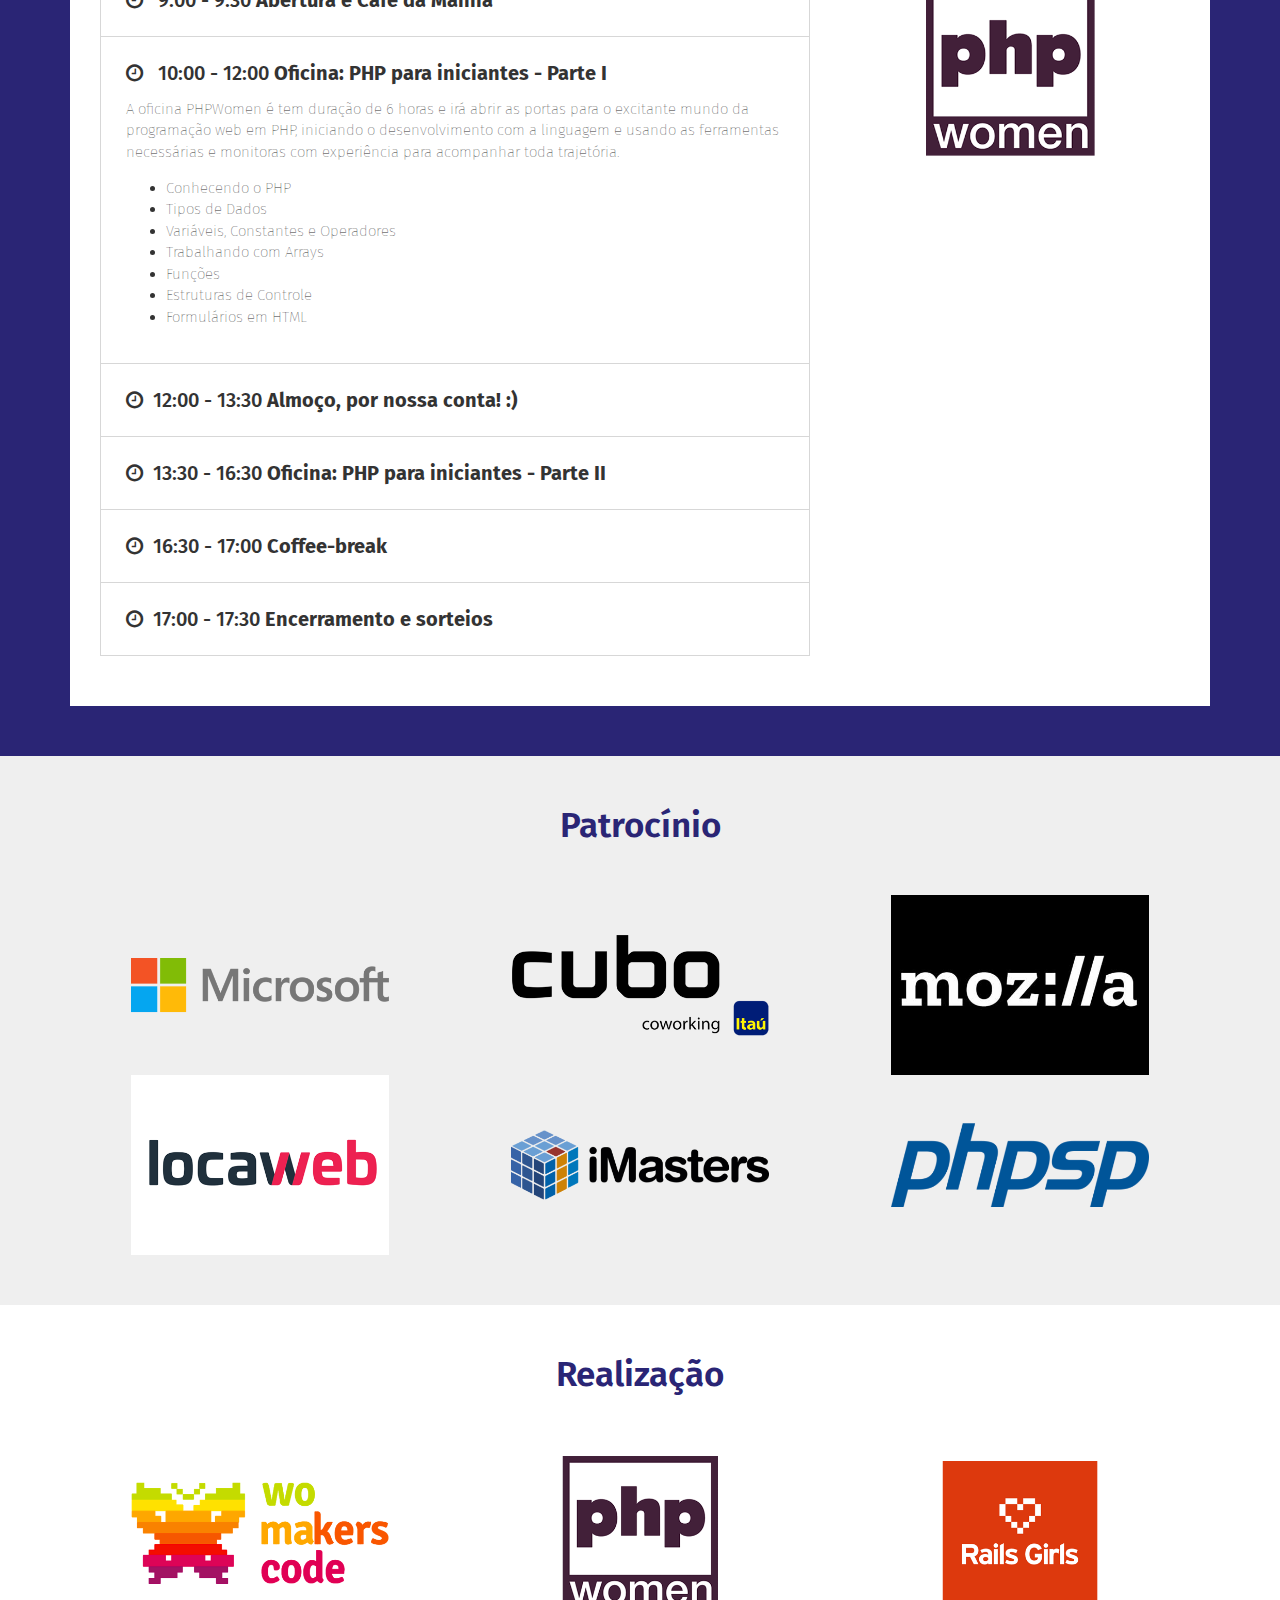
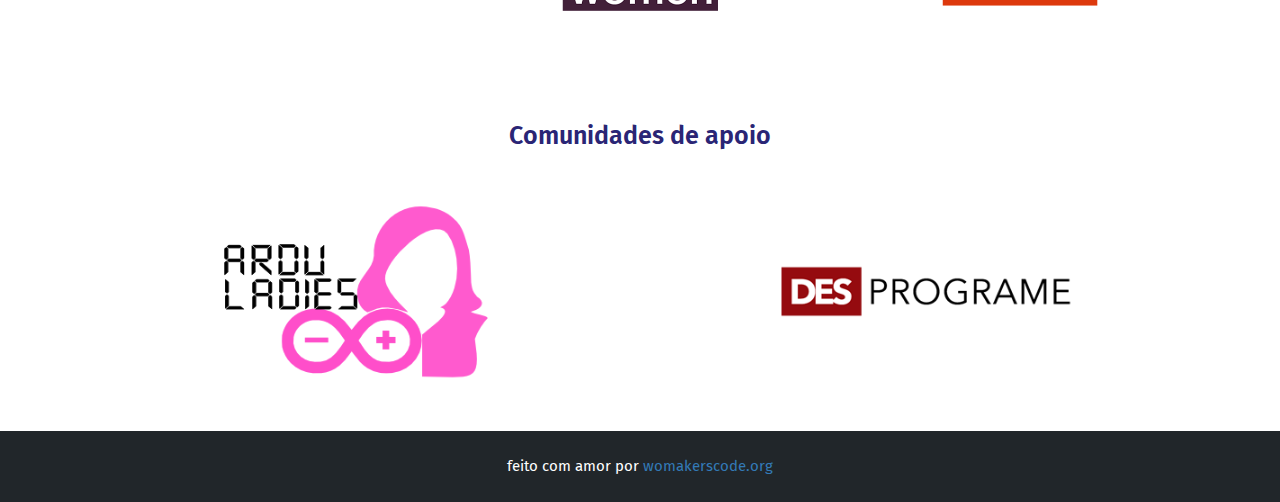
<file: site-antigo/primeira-edicao/index.html>
<!DOCTYPE html>
<html>

  <head>
  <meta charset="utf-8">
  <meta http-equiv="X-UA-Compatible" content="IE=edge">
  <meta name="viewport" content="width=device-width, initial-scale=1">

  <title>Women Dev Summit 2017</title>
  <link rel="stylesheet" type="text/css" href="https://maxcdn.bootstrapcdn.com/bootstrap/3.3.6/css/bootstrap.min.css">
  <meta name="description" content="">

  <link rel="stylesheet" href="css/main.css">
  <link rel="canonical" href="http://womendevsummit.com/primeira-edicao/">
  <meta name="author" content="WoMakersCode">
  <meta property="og:title" content="Women Dev Summit 2017" />
  <meta property="og:type" content="website" />
  <meta property="og:url" content="http://womendevsummit.com/" />
  <meta property="og:image" content="http://womendevsummit.com/img/fb.jpg" />
  <meta property="og:description" content="" />
  <link href="https://fonts.googleapis.com/css?family=Fira+Sans:400,400i,700" rel="stylesheet">
<link href="https://maxcdn.bootstrapcdn.com/font-awesome/4.3.0/css/font-awesome.min.css" rel="stylesheet">

  <link rel="apple-touch-icon" sizes="57x57" href="img/icons/apple-icon-57x57.png">
  <link rel="apple-touch-icon" sizes="60x60" href="img/icons/apple-icon-60x60.png">
  <link rel="apple-touch-icon" sizes="72x72" href="img/icons/apple-icon-72x72.png">
  <link rel="apple-touch-icon" sizes="76x76" href="img/icons/apple-icon-76x76.png">
  <link rel="apple-touch-icon" sizes="114x114" href="img/icons/apple-icon-114x114.png">
  <link rel="apple-touch-icon" sizes="120x120" href="img/icons/apple-icon-120x120.png">
  <link rel="apple-touch-icon" sizes="144x144" href="img/icons/apple-icon-144x144.png">
  <link rel="apple-touch-icon" sizes="152x152" href="img/icons/apple-icon-152x152.png">
  <link rel="apple-touch-icon" sizes="180x180" href="img/icons/apple-icon-180x180.png">
  <link rel="manifest" href="img/icons/manifest.json">
  <meta name="msapplication-TileColor" content="#ffffff">
  <meta name="msapplication-TileImage" content="img/icons/ms-icon-144x144.png">
  <link rel="icon" href="img/icon.png" type="image/x-icon" />
  <meta name="theme-color" content="#ffffff">
</head>


  <body>

    <div class="cover-conf">
  <section class="container">
      <div class="col-xs-12 col-sm-6 col-lm-6 col-md-6">
      </div>
      <div class="col-xs-12 col-sm-6 col-lm-6 col-md-6">
        <svg width="680px" height="220px" viewBox="0 0 680 220" enable-background="new 0 0 680 220" class="img-responsive event-brand">
          <rect x="-31" y="-18" display="none" fill="#FCE0E0" width="893" height="314" />
          <g>
          	<path fill="#FFFFFF" d="M3,8.761h24.456c2.169,0,4.043,0.493,5.621,1.479c1.578,0.986,2.53,2.268,2.86,3.846L46.191,59.94
          		c0.789,3.485,1.511,6.87,2.169,10.157c0.656,3.288,1.248,6.542,1.775,9.763c0.92-3.22,1.889-6.459,2.909-9.713
          		c1.019-3.254,2.022-6.656,3.008-10.206l12.819-45.953c0.395-1.511,1.347-2.776,2.86-3.796c1.511-1.019,3.254-1.529,5.227-1.529
          		h13.608c2.169,0,4.026,0.51,5.572,1.529c1.543,1.02,2.514,2.285,2.909,3.796l12.228,45.953c0.92,3.485,1.857,6.87,2.811,10.157
          		c0.952,3.288,1.856,6.607,2.712,9.96c0.525-3.287,1.167-6.558,1.923-9.812c0.755-3.254,1.561-6.688,2.416-10.305l10.847-45.854
          		c0.328-1.578,1.265-2.86,2.811-3.846c1.544-0.986,3.303-1.479,5.276-1.479h23.272l-31.753,102.26h-24.85
          		c-1.316,0-2.433-0.394-3.353-1.184c-0.921-0.789-1.644-2.104-2.169-3.945L86.622,54.911c-0.658-2.3-1.282-4.568-1.874-6.804
          		c-0.591-2.234-1.118-4.47-1.578-6.705c-0.46,2.302-0.971,4.585-1.529,6.853c-0.559,2.268-1.2,4.553-1.923,6.854l-14.792,50.784
          		c-0.986,3.419-3.156,5.128-6.508,5.128H34.752L3,8.761z" />
          	<path fill="#FFFFFF" d="M220.73,7.183c7.756,0,14.824,1.217,21.201,3.648c6.376,2.433,11.849,5.917,16.419,10.453
          		c4.568,4.536,8.118,10.042,10.65,16.517c2.53,6.476,3.797,13.756,3.797,21.842c0,8.152-1.267,15.499-3.797,22.04
          		c-2.532,6.542-6.082,12.097-10.65,16.666c-4.57,4.57-10.043,8.086-16.419,10.552c-6.377,2.465-13.445,3.698-21.201,3.698
          		c-7.824,0-14.939-1.232-21.35-3.698c-6.41-2.466-11.932-5.982-16.566-10.552c-4.635-4.568-8.219-10.123-10.749-16.666
          		c-2.532-6.541-3.797-13.887-3.797-22.04c0-8.086,1.265-15.367,3.797-21.842c2.53-6.475,6.114-11.981,10.749-16.517
          		s10.157-8.021,16.566-10.453C205.791,8.4,212.906,7.183,220.73,7.183z M220.73,89.918c7.034,0,12.211-2.481,15.531-7.445
          		c3.319-4.963,4.98-12.507,4.98-22.631c0-10.123-1.661-17.651-4.98-22.582c-3.32-4.931-8.498-7.396-15.531-7.396
          		c-7.232,0-12.523,2.465-15.876,7.396c-3.353,4.931-5.029,12.459-5.029,22.582c0,10.125,1.677,17.668,5.029,22.631
          		C208.207,87.437,213.498,89.918,220.73,89.918z" />
          	<path fill="#FFFFFF" d="M289.559,111.021V8.761h18.934c1.906,0,3.501,0.428,4.783,1.282c1.282,0.855,2.185,2.138,2.712,3.846
          		l1.676,5.522c1.709-1.775,3.484-3.402,5.325-4.881c1.84-1.479,3.829-2.761,5.966-3.846c2.136-1.084,4.438-1.938,6.902-2.564
          		c2.465-0.624,5.177-0.937,8.135-0.937c6.179,0,11.291,1.594,15.334,4.783c4.043,3.189,7.115,7.445,9.221,12.77
          		c1.708-3.155,3.796-5.851,6.261-8.086c2.465-2.234,5.127-4.043,7.988-5.423s5.883-2.399,9.071-3.057
          		c3.188-0.656,6.361-0.986,9.517-0.986c5.851,0,11.045,0.872,15.58,2.613c4.536,1.743,8.333,4.274,11.391,7.593
          		c3.058,3.32,5.374,7.396,6.951,12.228c1.579,4.832,2.367,10.305,2.367,16.419v64.985h-30.569V46.036
          		c0-10.583-4.536-15.876-13.607-15.876c-4.144,0-7.579,1.365-10.307,4.093c-2.729,2.729-4.092,6.656-4.092,11.784v64.985h-30.569
          		V46.036c0-5.85-1.151-9.959-3.451-12.326c-2.302-2.367-5.688-3.55-10.157-3.55c-2.761,0-5.375,0.626-7.84,1.874
          		c-2.465,1.25-4.783,2.926-6.952,5.029v73.958H289.559z" />
          	<path fill="#FFFFFF" d="M503.148,7.183c6.771,0,12.968,1.052,18.588,3.155c5.621,2.105,10.453,5.162,14.496,9.171
          		c4.043,4.011,7.199,8.924,9.467,14.743c2.269,5.818,3.402,12.409,3.402,19.771c0,2.302-0.099,4.175-0.296,5.621
          		c-0.197,1.447-0.56,2.598-1.085,3.452c-0.527,0.855-1.232,1.447-2.12,1.775c-0.888,0.33-2.021,0.493-3.402,0.493h-58.969
          		c0.986,8.547,3.582,14.743,7.79,18.588c4.206,3.846,9.63,5.769,16.271,5.769c3.551,0,6.607-0.426,9.171-1.282
          		c2.564-0.854,4.848-1.807,6.854-2.86c2.004-1.051,3.846-2.004,5.522-2.859c1.677-0.854,3.435-1.282,5.276-1.282
          		c2.431,0,4.271,0.887,5.521,2.662l8.875,10.946c-3.156,3.616-6.558,6.558-10.206,8.826c-3.648,2.269-7.396,4.043-11.242,5.325
          		c-3.845,1.282-7.691,2.17-11.537,2.662c-3.847,0.493-7.511,0.74-10.995,0.74c-7.166,0-13.889-1.169-20.166-3.501
          		c-6.278-2.333-11.769-5.801-16.468-10.403c-4.701-4.601-8.416-10.32-11.144-17.159c-2.729-6.836-4.093-14.792-4.093-23.864
          		c0-6.836,1.167-13.312,3.501-19.426c2.333-6.114,5.686-11.472,10.059-16.074c4.371-4.601,9.664-8.249,15.876-10.946
          		C488.309,8.531,495.324,7.183,503.148,7.183z M503.74,28.286c-5.853,0-10.421,1.661-13.707,4.98
          		c-3.288,3.32-5.457,8.103-6.508,14.348h38.162c0-2.431-0.312-4.798-0.938-7.1c-0.625-2.301-1.644-4.354-3.057-6.164
          		c-1.414-1.807-3.271-3.269-5.571-4.388C509.82,28.845,507.026,28.286,503.74,28.286z" />
          	<path fill="#FFFFFF" d="M566.653,111.021V8.761h18.933c1.906,0,3.501,0.428,4.782,1.282c1.282,0.855,2.186,2.138,2.713,3.846
          		l1.774,5.917c1.973-1.84,4.009-3.55,6.114-5.127c2.104-1.578,4.354-2.909,6.755-3.994c2.399-1.084,4.995-1.938,7.79-2.564
          		c2.793-0.624,5.834-0.937,9.121-0.937c5.587,0,10.535,0.97,14.842,2.909c4.305,1.94,7.938,4.635,10.896,8.086
          		c2.958,3.452,5.192,7.561,6.705,12.327c1.512,4.768,2.269,9.944,2.269,15.531v64.985h-30.57V46.036c0-4.995-1.15-8.89-3.451-11.686
          		c-2.302-2.793-5.688-4.191-10.156-4.191c-3.354,0-6.509,0.725-9.467,2.169c-2.958,1.447-5.785,3.387-8.48,5.818v72.874H566.653z" />
          </g>
          <g>
          	<path fill="#FFFFFF" d="M86.776,212.914c-0.988,0-1.561-0.52-1.719-1.56l-0.603-9.421c-2.644,3.601-5.737,6.461-9.282,8.58
          		c-3.545,2.121-7.52,3.181-11.925,3.181c-7.329,0-13.047-2.54-17.152-7.62c-4.105-5.079-6.157-12.699-6.157-22.86
          		c0-4.359,0.569-8.43,1.711-12.21c1.143-3.78,2.824-7.06,5.048-9.84c2.223-2.779,4.946-4.97,8.171-6.57
          		c3.225-1.599,6.939-2.399,11.146-2.399c4.044,0,7.549,0.75,10.513,2.25c2.965,1.5,5.528,3.689,7.691,6.569v-35.399h5.7v87.3H86.776
          		z M64.868,209.074c3.966,0,7.552-1.021,10.757-3.061c3.204-2.04,6.069-4.879,8.593-8.52v-31.5c-2.324-3.399-4.878-5.8-7.662-7.2
          		c-2.784-1.399-5.939-2.1-9.465-2.1s-6.61,0.64-9.254,1.92c-2.645,1.28-4.858,3.09-6.641,5.43c-1.783,2.34-3.125,5.141-4.026,8.4
          		c-0.902,3.261-1.352,6.85-1.352,10.77c0,8.88,1.643,15.411,4.927,19.59C54.03,206.984,58.737,209.074,64.868,209.074z" />
          	<path fill="#FFFFFF" d="M132.457,152.254c3.359,0,6.469,0.58,9.329,1.74c2.859,1.16,5.341,2.85,7.44,5.07
          		c2.1,2.22,3.739,4.949,4.92,8.189c1.18,3.24,1.771,6.96,1.771,11.16c0,0.88-0.131,1.48-0.391,1.8
          		c-0.26,0.321-0.669,0.48-1.228,0.48h-43.082v1.14c0,4.48,0.52,8.421,1.56,11.82c1.04,3.4,2.521,6.25,4.44,8.55
          		c1.92,2.301,4.239,4.03,6.96,5.19c2.72,1.16,5.76,1.739,9.12,1.739c3,0,5.6-0.33,7.8-0.989c2.199-0.66,4.05-1.4,5.55-2.221
          		c1.5-0.819,2.689-1.56,3.57-2.22c0.879-0.66,1.52-0.99,1.92-0.99c0.52,0,0.92,0.201,1.2,0.601l1.56,1.92
          		c-0.96,1.199-2.23,2.32-3.81,3.359c-1.581,1.041-3.341,1.931-5.28,2.67c-1.94,0.741-4.021,1.331-6.24,1.771s-4.45,0.66-6.689,0.66
          		c-4.08,0-7.801-0.711-11.16-2.13c-3.36-1.42-6.244-3.49-8.649-6.21c-2.407-2.72-4.267-6.05-5.58-9.99
          		c-1.314-3.939-1.971-8.45-1.971-13.53c0-4.279,0.609-8.229,1.83-11.85c1.22-3.62,2.979-6.74,5.28-9.36
          		c2.299-2.619,5.119-4.67,8.46-6.15C124.426,152.995,128.216,152.254,132.457,152.254z M132.545,156.514
          		c-3.076,0-5.832,0.48-8.268,1.44c-2.438,0.96-4.544,2.34-6.321,4.14c-1.777,1.801-3.215,3.96-4.313,6.48
          		c-1.099,2.52-1.827,5.34-2.186,8.46h39.3c0-3.2-0.44-6.069-1.318-8.61c-0.88-2.539-2.117-4.689-3.715-6.45
          		c-1.597-1.759-3.515-3.109-5.751-4.05C137.735,156.984,135.26,156.514,132.545,156.514z" />
          	<path fill="#FFFFFF" d="M192.217,212.914h-5.04l-25.2-59.7h4.5c0.56,0,1.01,0.15,1.351,0.45c0.339,0.3,0.589,0.63,0.75,0.99
          		l19.68,47.1c0.399,0.921,0.699,1.8,0.9,2.641c0.199,0.84,0.399,1.68,0.6,2.52c0.199-0.84,0.409-1.689,0.63-2.55
          		c0.22-0.86,0.51-1.729,0.87-2.61l19.8-47.1c0.2-0.439,0.47-0.79,0.811-1.05c0.339-0.26,0.75-0.391,1.229-0.391h4.32
          		L192.217,212.914z" />
          	<path fill="#FFFFFF" d="M284.675,160.654c-0.279,0.561-0.719,0.84-1.318,0.84c-0.441,0-1.012-0.249-1.711-0.75
          		c-0.699-0.5-1.619-1.06-2.76-1.68s-2.541-1.18-4.199-1.681c-1.662-0.499-3.691-0.75-6.092-0.75c-2.158,0-4.129,0.31-5.908,0.929
          		c-1.781,0.618-3.301,1.446-4.561,2.483c-1.26,1.036-2.24,2.243-2.94,3.619c-0.7,1.377-1.05,2.823-1.05,4.339
          		c0,1.875,0.48,3.432,1.439,4.668c0.961,1.236,2.221,2.293,3.78,3.171c1.56,0.877,3.331,1.636,5.31,2.274
          		c1.98,0.638,4.01,1.277,6.09,1.917c2.08,0.641,4.111,1.35,6.09,2.13c1.98,0.78,3.75,1.75,5.311,2.91s2.82,2.58,3.781,4.26
          		c0.959,1.68,1.439,3.72,1.439,6.12c0,2.601-0.471,5.021-1.41,7.26c-0.941,2.241-2.301,4.181-4.08,5.82
          		c-1.781,1.641-3.971,2.939-6.57,3.899c-2.6,0.961-5.561,1.44-8.879,1.44c-4.201,0-7.821-0.67-10.861-2.01s-5.76-3.09-8.16-5.25
          		l1.381-2.04c0.199-0.32,0.42-0.56,0.66-0.72s0.579-0.24,1.02-0.24c0.52,0,1.16,0.32,1.92,0.96c0.76,0.641,1.75,1.33,2.971,2.07
          		c1.219,0.74,2.738,1.43,4.56,2.069c1.819,0.641,4.069,0.96,6.749,0.96c2.521,0,4.74-0.35,6.66-1.05
          		c1.92-0.699,3.52-1.65,4.801-2.85c1.279-1.2,2.25-2.61,2.91-4.23s0.99-3.33,0.99-5.13c0-2-0.48-3.66-1.441-4.98
          		c-0.959-1.319-2.219-2.438-3.779-3.359c-1.561-0.92-3.33-1.7-5.311-2.34c-1.979-0.64-4.02-1.28-6.119-1.92s-4.141-1.34-6.12-2.101
          		c-1.979-0.759-3.75-1.719-5.31-2.88c-1.561-1.159-2.82-2.569-3.78-4.229s-1.44-3.729-1.44-6.21c0-2.12,0.459-4.16,1.381-6.12
          		c0.919-1.96,2.229-3.68,3.93-5.16c1.699-1.479,3.77-2.66,6.21-3.54c2.438-0.88,5.179-1.32,8.22-1.32
          		c3.639,0,6.869,0.528,9.689,1.582c2.82,1.055,5.41,2.667,7.771,4.838L284.675,160.654z" />
          	<path fill="#FFFFFF" d="M307.595,153.214v38.16c0,5.601,1.284,9.99,3.854,13.17c2.568,3.18,6.481,4.771,11.739,4.771
          		c3.893,0,7.525-0.99,10.896-2.971c3.371-1.979,6.401-4.729,9.091-8.25v-44.88h5.7v59.7h-3.142c-1.106,0-1.68-0.52-1.719-1.56
          		l-0.543-8.881c-2.764,3.441-5.958,6.201-9.583,8.28c-3.625,2.08-7.661,3.12-12.106,3.12c-3.324,0-6.229-0.521-8.713-1.56
          		c-2.483-1.04-4.546-2.54-6.188-4.5c-1.643-1.96-2.884-4.32-3.726-7.08c-0.842-2.761-1.262-5.88-1.262-9.36v-38.16H307.595z" />
          	<path fill="#FFFFFF" d="M368.312,212.914v-59.7h3.12c1.04,0,1.64,0.501,1.8,1.5l0.54,8.641c1.16-1.64,2.4-3.14,3.721-4.5
          		c1.319-1.359,2.729-2.53,4.229-3.511c1.5-0.979,3.1-1.739,4.8-2.279s3.489-0.811,5.37-0.811c4.359,0,7.84,1.271,10.44,3.811
          		c2.6,2.54,4.359,6.07,5.279,10.59c0.719-2.479,1.728-4.62,3.025-6.42c1.298-1.801,2.786-3.29,4.463-4.471
          		c1.677-1.179,3.504-2.06,5.481-2.64c1.977-0.579,4.003-0.87,6.081-0.87c2.955,0,5.61,0.49,7.968,1.47
          		c2.355,0.981,4.362,2.431,6.02,4.351s2.925,4.28,3.805,7.08c0.878,2.8,1.317,6,1.317,9.6v38.16h-5.699v-38.16
          		c0-5.84-1.261-10.29-3.78-13.35c-2.521-3.061-6.12-4.59-10.8-4.59c-2.081,0-4.071,0.38-5.971,1.14c-1.9,0.761-3.58,1.89-5.04,3.39
          		s-2.62,3.371-3.479,5.61c-0.86,2.24-1.29,4.84-1.29,7.8v38.16h-5.7v-38.16c0-5.799-1.16-10.239-3.479-13.32
          		c-2.32-3.079-5.7-4.619-10.141-4.619c-3.24,0-6.24,0.97-9,2.909c-2.76,1.941-5.22,4.631-7.38,8.07v45.12H368.312z" />
          	<path fill="#FFFFFF" d="M463.771,212.914v-59.7h3.12c1.04,0,1.64,0.501,1.8,1.5l0.54,8.641c1.16-1.64,2.4-3.14,3.721-4.5
          		c1.319-1.359,2.729-2.53,4.229-3.511c1.5-0.979,3.1-1.739,4.8-2.279s3.489-0.811,5.37-0.811c4.359,0,7.84,1.271,10.44,3.811
          		c2.6,2.54,4.359,6.07,5.279,10.59c0.719-2.479,1.728-4.62,3.025-6.42c1.298-1.801,2.786-3.29,4.463-4.471
          		c1.677-1.179,3.504-2.06,5.481-2.64c1.977-0.579,4.003-0.87,6.081-0.87c2.955,0,5.61,0.49,7.968,1.47
          		c2.355,0.981,4.362,2.431,6.02,4.351s2.925,4.28,3.805,7.08c0.878,2.8,1.317,6,1.317,9.6v38.16h-5.699v-38.16
          		c0-5.84-1.261-10.29-3.78-13.35c-2.521-3.061-6.12-4.59-10.8-4.59c-2.081,0-4.071,0.38-5.971,1.14c-1.9,0.761-3.58,1.89-5.04,3.39
          		s-2.62,3.371-3.479,5.61c-0.86,2.24-1.29,4.84-1.29,7.8v38.16h-5.7v-38.16c0-5.799-1.16-10.239-3.479-13.32
          		c-2.32-3.079-5.7-4.619-10.141-4.619c-3.24,0-6.24,0.97-9,2.909c-2.76,1.941-5.22,4.631-7.38,8.07v45.12H463.771z" />
          	<path fill="#FFFFFF" d="M569.13,132.635c0,0.719-0.15,1.39-0.45,2.01s-0.689,1.17-1.17,1.649s-1.041,0.86-1.68,1.14
          		c-0.641,0.281-1.32,0.42-2.04,0.42c-0.721,0-1.401-0.139-2.04-0.42c-0.641-0.279-1.2-0.66-1.681-1.14
          		c-0.479-0.479-0.86-1.029-1.14-1.649c-0.28-0.62-0.42-1.291-0.42-2.01c0-0.721,0.14-1.41,0.42-2.07
          		c0.279-0.66,0.66-1.23,1.14-1.711c0.48-0.479,1.04-0.859,1.681-1.14c0.639-0.279,1.319-0.42,2.04-0.42
          		c0.72,0,1.399,0.141,2.04,0.42c0.639,0.28,1.199,0.66,1.68,1.14c0.48,0.48,0.87,1.051,1.17,1.711S569.13,131.914,569.13,132.635z
          		 M566.609,153.214v59.7h-5.699v-59.7H566.609z" />
          	<path fill="#FFFFFF" d="M603.988,213.874c-4.041,0-7.181-1.119-9.421-3.36c-2.24-2.239-3.359-5.699-3.359-10.38v-40.8h-8.58
          		c-0.44,0-0.801-0.12-1.08-0.36c-0.28-0.239-0.42-0.579-0.42-1.02v-2.22l10.2-0.721l1.425-21.359c0.039-0.36,0.188-0.68,0.444-0.961
          		c0.257-0.279,0.604-0.42,1.04-0.42h2.671v22.801h18.779v4.26h-18.779v40.5c0,1.641,0.21,3.051,0.63,4.23s0.999,2.15,1.739,2.909
          		c0.74,0.761,1.61,1.32,2.61,1.681c0.999,0.359,2.079,0.54,3.24,0.54c1.439,0,2.68-0.21,3.72-0.63s1.939-0.88,2.7-1.381
          		c0.76-0.499,1.38-0.96,1.86-1.38c0.479-0.42,0.859-0.63,1.14-0.63c0.319,0,0.64,0.201,0.96,0.601l1.56,2.52
          		c-1.521,1.68-3.449,3.03-5.79,4.05C608.938,213.364,606.508,213.874,603.988,213.874z" />
          </g>
          <g>
          	<path fill="#FFFFFF" d="M8.657,180.285c0-1.1-0.204-2.107-0.61-3.025c-0.407-0.916-0.99-1.716-1.748-2.399
          		c-0.759-0.683-1.674-1.208-2.747-1.575c-1.074-0.366-2.257-0.55-3.552-0.55v-3.05c1.294,0,2.478-0.184,3.552-0.551
          		c1.073-0.366,1.988-0.891,2.747-1.574c0.758-0.684,1.341-1.483,1.748-2.4c0.407-0.916,0.61-1.925,0.61-3.025
          		c0-1.832-0.176-3.616-0.527-5.35c-0.352-1.732-0.731-3.467-1.138-5.2c-0.408-1.732-0.787-3.475-1.138-5.225
          		c-0.352-1.75-0.527-3.558-0.527-5.425c0-2.033,0.351-3.917,1.054-5.65c0.703-1.732,1.721-3.241,3.053-4.525
          		c1.332-1.282,2.969-2.282,4.912-3c1.942-0.716,4.134-1.074,6.576-1.074h3.053v2.1c0,0.367-0.158,0.65-0.472,0.85
          		c-0.314,0.2-0.62,0.301-0.916,0.301h-1.832c-1.591,0-3.043,0.25-4.356,0.75c-1.314,0.5-2.442,1.217-3.385,2.149
          		c-0.943,0.934-1.684,2.067-2.22,3.4c-0.537,1.333-0.805,2.817-0.805,4.45c0,1.899,0.167,3.75,0.5,5.55s0.703,3.575,1.11,5.325
          		c0.407,1.75,0.777,3.5,1.11,5.25s0.5,3.508,0.5,5.274c0,1.233-0.232,2.367-0.694,3.4c-0.463,1.033-1.074,1.934-1.832,2.7
          		c-0.759,0.767-1.628,1.408-2.608,1.925c-0.981,0.517-2.007,0.892-3.08,1.125c1.073,0.2,2.099,0.559,3.08,1.075
          		c0.98,0.517,1.85,1.167,2.608,1.949c0.758,0.784,1.368,1.684,1.832,2.7c0.462,1.018,0.694,2.143,0.694,3.375
          		c0,1.768-0.167,3.525-0.5,5.275s-0.704,3.509-1.11,5.274c-0.407,1.768-0.777,3.551-1.11,5.351s-0.5,3.634-0.5,5.5
          		c0,1.633,0.268,3.116,0.805,4.45c0.536,1.332,1.277,2.466,2.22,3.399c0.943,0.933,2.071,1.65,3.385,2.15
          		c1.313,0.5,2.765,0.75,4.356,0.75h1.832c0.296,0,0.601,0.1,0.916,0.3c0.314,0.2,0.472,0.482,0.472,0.85v2.101h-3.053
          		c-2.442,0-4.634-0.358-6.576-1.075c-1.943-0.717-3.58-1.717-4.912-3s-2.35-2.792-3.053-4.525c-0.703-1.733-1.054-3.617-1.054-5.649
          		c0-1.866,0.175-3.675,0.527-5.425c0.351-1.75,0.73-3.492,1.138-5.226c0.407-1.732,0.786-3.466,1.138-5.2
          		C8.481,183.902,8.657,182.119,8.657,180.285z" />
          	<path fill="#FFFFFF" d="M650.745,180.285c0,1.834,0.176,3.617,0.527,5.35c0.352,1.734,0.73,3.468,1.138,5.2
          		c0.407,1.733,0.786,3.476,1.138,5.226s0.527,3.559,0.527,5.425c0,2.032-0.353,3.916-1.055,5.649
          		c-0.703,1.733-1.721,3.242-3.052,4.525c-1.332,1.283-2.97,2.283-4.912,3s-4.135,1.075-6.576,1.075h-3.053v-2.101
          		c0-0.367,0.147-0.649,0.444-0.85c0.296-0.2,0.61-0.3,0.943-0.3h1.831c1.591,0,3.043-0.25,4.356-0.75s2.442-1.218,3.386-2.15
          		c0.943-0.934,1.684-2.067,2.22-3.399c0.536-1.334,0.805-2.817,0.805-4.45c0-1.866-0.166-3.7-0.499-5.5s-0.703-3.583-1.11-5.351
          		c-0.407-1.766-0.776-3.524-1.109-5.274s-0.5-3.508-0.5-5.275c0-1.232,0.222-2.357,0.666-3.375c0.444-1.017,1.045-1.916,1.804-2.7
          		c0.758-0.782,1.628-1.433,2.608-1.949c0.979-0.517,2.007-0.875,3.08-1.075c-1.073-0.233-2.101-0.608-3.08-1.125
          		c-0.98-0.517-1.851-1.158-2.608-1.925c-0.759-0.767-1.359-1.667-1.804-2.7s-0.666-2.167-0.666-3.4c0-1.767,0.167-3.524,0.5-5.274
          		s0.702-3.5,1.109-5.25s0.777-3.525,1.11-5.325s0.499-3.65,0.499-5.55c0-1.633-0.269-3.117-0.805-4.45s-1.276-2.467-2.22-3.4
          		c-0.943-0.933-2.072-1.649-3.386-2.149s-2.766-0.75-4.356-0.75h-1.831c-0.333,0-0.647-0.101-0.943-0.301
          		c-0.297-0.199-0.444-0.482-0.444-0.85v-2.1h3.053c2.441,0,4.634,0.358,6.576,1.074c1.942,0.718,3.58,1.718,4.912,3
          		c1.331,1.284,2.349,2.793,3.052,4.525c0.702,1.733,1.055,3.617,1.055,5.65c0,1.867-0.176,3.675-0.527,5.425
          		s-0.73,3.492-1.138,5.225c-0.407,1.733-0.786,3.468-1.138,5.2c-0.352,1.733-0.527,3.518-0.527,5.35c0,1.101,0.203,2.109,0.61,3.025
          		c0.407,0.917,0.989,1.717,1.748,2.4s1.665,1.208,2.72,1.574c1.055,0.367,2.229,0.551,3.524,0.551v3.05
          		c-1.296,0-2.47,0.184-3.524,0.55c-1.055,0.367-1.961,0.893-2.72,1.575c-0.759,0.684-1.341,1.483-1.748,2.399
          		C650.948,178.178,650.745,179.186,650.745,180.285z" />
          </g>
          </svg>
          <p class="text-center">
            São Paulo · 25 de Março @ CUBO <span>R. Casa do Ator, 919 - Vila Olimpia</span>
          </p>
          <a href="https://www.sympla.com.br/women-dev-summit__125225" title="Garanta sua vaga" target="_blank" class="sc-button">Garanta sua vaga</a>
      </div>
  </section>
</div>

<section id="sc-sobre">
    <h2 class="sc-title">Women + Tech = <span>&lt; strong &gt;</span></h2>

    <div class="col-xs-12 col-sm-6 col-lm-6 col-md-6" id="side-about"></div>
    <div class="col-xs-12 col-sm-5 col-lm-5 col-md-5" id="side-description">
      <p>Somos Desenvolvedoras. Somos Mulheres. Somos Humanas. No mês da mulher, queremos compartilhar o conhecimento na comunidade de desenvolvimento para mulheres e por mulheres. Não está envolvida? Esse evento também é para você! Ainda não trabalha ou conhece muito sobre tecnologia? Esse evento é principalmente para você!</p>

      <p>Através de uma iniciativa única envolvendo as comunidades PHPWomen, Rails Girls, WoMakersCode, Desprograme e Arduladies preparamos um dia especial no Cubo onde participaremos de palestras e paineis, abordaremos nosso papel no ramo de tecnologia e vamos começar a desenvolver peças de software e hardware em oficinas coordenadas por mentoras focadas em passar conhecimento.</p>
    </div>
    <div class="clearfix"></div>
</section>

<section id="sc-prog" class="section-container">
  <div class="container">
    <h2 class="sc-title sc-title--medium" style="color: #fff;">Programação</h2>

    <ul class="nav nav-tabs" role="tablist" id="prog-tabs">
      
        <li role="presentation" class=""><a href="#trilha-front" aria-controls="trilha-front" role="tab" data-toggle="tab">Trilha Grace Hopper (Front-end)</a></li>
      
        <li role="presentation" class="active"><a href="#trilha-php" aria-controls="trilha-php" role="tab" data-toggle="tab">Trilha Margaret Hamilton (PHP)</a></li>
      
        <li role="presentation" class=""><a href="#trilha-ardu" aria-controls="trilha-ardu" role="tab" data-toggle="tab">Trilha Annie Cannon (ArduLadies)</a></li>
      
        <li role="presentation" class=""><a href="#trilha-ruby" aria-controls="trilha-ruby" role="tab" data-toggle="tab">Trilha Ada Lovelace (Ruby On Rails)</a></li>
      
    </ul>

    <div class="tab-content">
      
        <div role="tabpanel" class="tab-pane " id="trilha-front">
          <div class="col-xs-12 col-sm-7 col-lm-7 col-md-8">
            <table class="prog-table">
              <tbody>
                
                <tr>
                  <td><h3><i class="fa fa-clock-o"></i>9:00 - 9:30 <strong>Abertura e Café da Manhã</strong></h3></td>
                </tr>
                
                <tr>
                  <td><h3><i class="fa fa-clock-o"></i> 10:00 - 12:00 <strong>Oficina: Sites responsivos com Bootstratp</strong></h3><p>O objetivo desse workshop é fornecer ao aluno uma visão geral das técnicas, princípios, conceitos básicos e fundamentos do framework Bootstrap. Você irá aprender desenvolvendo seu próprio site com layout responsivo.</p> <p><strong>Pré-requisitos:</strong></p> <ul> <li>Conhecimentos básicos de HTML e CSS.</li> <li>Necessário trazer um editor de código instalado. Pode ser o Atom, Visual Studio Code, Sublime Text ou Notepad++.</li> <li>Necessário trazer seu próprio notebook e carregador.</li> </ul></td>
                </tr>
                
                <tr>
                  <td><h3><i class="fa fa-clock-o"></i>12:00 - 13:30 <strong>Almoço, por nossa conta! :) </strong></h3></td>
                </tr>
                
                <tr>
                  <td><h3><i class="fa fa-clock-o"></i>13:30 - 16:30 <strong>Oficina: Criando um chatbot</strong></h3><p>Há quem diga que os chatbots são o futuro da interface de interação entre pessoas e marcas. Que tal criar um bot, em NodeJS, para chamar de seu? &lt;3 </p><p>Neste workshop você aprenderá:</p><ul> <li>O que é ChatBot</li> <li>Como funciona (arquitetura e experiência de usuário)</li> <li>Laboratório de desenvolvimento de um diálogo</li> </ul> <p><strong>Pré-requisitos:</strong></p><ul> <li>Conhecimentos básicos de Javascript ou NodeJS.</li> <li>Necessário trazer um editor de código instalado. Pode ser o Atom, Visual Studio Code, Sublime Text ou Notepad++.</li> <li>Necessário trazer seu próprio notebook e carregador.</li> <li>Necessário ter o <a href="https://docs.botframework.com/en-us/tools/bot-framework-emulator/" target="_blank">Bot Emulator</a> e o <a href="https://nodejs.org/en/download/" target="_blank">Nodejs</a> instalados.</li> </ul></td>
                </tr>
                
                <tr>
                  <td><h3><i class="fa fa-clock-o"></i>16:30 - 17:00 <strong>Coffee-break</strong></h3></td>
                </tr>
                
                <tr>
                  <td><h3><i class="fa fa-clock-o"></i>17:00 - 17:30 <strong>Encerramento e sorteios</strong></h3></td>
                </tr>
                
              </tbody>
            </table>
          </div>
          <div class="col-xs-12 col-sm-5 col-lm-5 col-md-4 sp-profile">
            
              <figure> <img src="img/sponsors/womakerscode.png" title="WoMakersCode" class="img-responsive" /> </figure>
            
          </div>
        </div>
      
        <div role="tabpanel" class="tab-pane active" id="trilha-php">
          <div class="col-xs-12 col-sm-7 col-lm-7 col-md-8">
            <table class="prog-table">
              <tbody>
                
                <tr>
                  <td><h3><i class="fa fa-clock-o"></i> 9:00 - 9:30 <strong>Abertura e Café da Manhã</strong></h3></td>
                </tr>
                
                <tr>
                  <td><h3><i class="fa fa-clock-o"></i> 10:00 - 12:00 <strong>Oficina: PHP para iniciantes - Parte I</strong></h3><p>A oficina PHPWomen é tem duração de 6 horas e irá abrir as portas para o excitante mundo da programação web em PHP, iniciando o desenvolvimento com a linguagem e usando as ferramentas necessárias e monitoras com experiência para acompanhar toda trajetória.</p> <ul> <li>Conhecendo o PHP</li> <li>Tipos de Dados</li> <li>Variáveis, Constantes e Operadores </li> <li>Trabalhando com Arrays</li> <li>Funções</li> <li>Estruturas de Controle</li> <li>Formulários em HTML</li> </ul></td>
                </tr>
                
                <tr>
                  <td><h3><i class="fa fa-clock-o"></i>12:00 - 13:30 <strong>Almoço, por nossa conta! :) </strong></h3></td>
                </tr>
                
                <tr>
                  <td><h3><i class="fa fa-clock-o"></i>13:30 - 16:30 <strong>Oficina: PHP para iniciantes - Parte II</strong></h3></td>
                </tr>
                
                <tr>
                  <td><h3><i class="fa fa-clock-o"></i>16:30 - 17:00 <strong>Coffee-break</strong></h3></td>
                </tr>
                
                <tr>
                  <td><h3><i class="fa fa-clock-o"></i>17:00 - 17:30 <strong>Encerramento e sorteios</strong></h3></td>
                </tr>
                
              </tbody>
            </table>
          </div>
          <div class="col-xs-12 col-sm-5 col-lm-5 col-md-4 sp-profile">
            
              <figure> <img src="img/sponsors/phpwomen.png" title="PHPWomen BR" class="img-responsive" /> </figure>
            
          </div>
        </div>
      
        <div role="tabpanel" class="tab-pane " id="trilha-ardu">
          <div class="col-xs-12 col-sm-7 col-lm-7 col-md-8">
            <table class="prog-table">
              <tbody>
                
                <tr>
                  <td><h3><i class="fa fa-clock-o"></i>9:00 - 9:30 <strong>Abertura e Café da Manhã</strong></h3></td>
                </tr>
                
                <tr>
                  <td><h3><i class="fa fa-clock-o"></i>10:00 - 12:00 <strong>Prototipação com o Fritzing e Projetando Circuitos</strong></h3><p>Antes de colocar a mão na massa e construir seus projetos wearables e makers é necessário planejetar quais componentes serão utilizados e prototipar o circuito eletrico. Pensando nisso, iremos oferecer uma oficina de prototipação utilizando a ferramenta Fritzing, ao final utilizaremos o circuito para a oficina de bordado.</p></td>
                </tr>
                
                <tr>
                  <td><h3><i class="fa fa-clock-o"></i>12:00 - 13:30 <strong>Almoço, por nossa conta! :) </strong></h3></td>
                </tr>
                
                <tr>
                  <td><h3><i class="fa fa-clock-o"></i>13:30 - 16:30  <strong>Oficina: Nos bastidores com as ArduLadies</strong></h3> <p>Venham conosco bordar uma linda Joaninha Wearable, utilizando:</p> <ul> <li>Linha condutiva</li> <li>LEDs</li> <li>Bateria do tipo moeda</li> <li>Técnicas de costuras e bordados</li> </ul></td>
                </tr>
                
                <tr>
                  <td><h3><i class="fa fa-clock-o"></i>16:30 - 17:00 <strong>Coffee-break</strong></h3></td>
                </tr>
                
                <tr>
                  <td><h3><i class="fa fa-clock-o"></i>17:00 - 17:30 <strong>Encerramento e sorteios</strong></h3></td>
                </tr>
                
              </tbody>
            </table>
          </div>
          <div class="col-xs-12 col-sm-5 col-lm-5 col-md-4 sp-profile">
            
              <figure> <img src="img/sponsors/arduladies.png" title="ArduLadies" class="img-responsive" /> </figure>
            
          </div>
        </div>
      
        <div role="tabpanel" class="tab-pane " id="trilha-ruby">
          <div class="col-xs-12 col-sm-7 col-lm-7 col-md-8">
            <table class="prog-table">
              <tbody>
                
                <tr>
                  <td><h3><i class="fa fa-clock-o"></i> 9:00 - 9:30 <strong>Abertura e Café da Manhã</strong></h3></td>
                </tr>
                
                <tr>
                  <td><h3><i class="fa fa-clock-o"></i> 10:00 - 12:00 <strong>Oficina: Ruby on Rails para iniciantes - Parte I</strong></h3><p>Oficina para aprender a programar com Rails através da criação de um blog pessoal. Você aprenderá um pouco sobre o básico de Ruby, Rails é um pouco de HTML e CSS para criação de um blog próprio e poderá até hospedá-lo gratuitamente :D</p></td>
                </tr>
                
                <tr>
                  <td><h3><i class="fa fa-clock-o"></i>12:00 - 13:30 <strong>Almoço, por nossa conta! :) </strong></h3></td>
                </tr>
                
                <tr>
                  <td><h3><i class="fa fa-clock-o"></i>13:30 - 16:30 <strong>Oficina: Ruby on Rails para iniciantes - Parte II</strong></h3></td>
                </tr>
                
                <tr>
                  <td><h3><i class="fa fa-clock-o"></i>16:30 - 17:00 <strong>Coffee-break</strong></h3></td>
                </tr>
                
                <tr>
                  <td><h3><i class="fa fa-clock-o"></i>17:00 - 17:30 <strong>Encerramento e sorteios</strong></h3></td>
                </tr>
                
              </tbody>
            </table>
          </div>
          <div class="col-xs-12 col-sm-5 col-lm-5 col-md-4 sp-profile">
            
              <figure> <img src="img/sponsors/railsgirls-sq.png" title="Rails Girls" class="img-responsive" /> </figure>
            
          </div>
        </div>
      

      <div class="clearfix"></div>
    </div>

  </div>
</section>

<section class="section-container" id="sc-patr">
  <div class="container">
    <h2 class="sc-title sc-title--medium">Patrocínio</h2>

    
      <div class="col-xs-12 col-sm-6 col-lm-3 col-md-4 sponsors-item sponsors-item">
          <img src="img/sponsors/microsoft.png" title="Microsoft" alt="Microsoft" />
      </div>
    
      <div class="col-xs-12 col-sm-6 col-lm-3 col-md-4 sponsors-item sponsors-item">
          <img src="img/sponsors/cubo.png" title="CUBO" alt="CUBO" />
      </div>
    
      <div class="col-xs-12 col-sm-6 col-lm-3 col-md-4 sponsors-item sponsors-item">
          <img src="img/sponsors/mozilla.jpg" title="Mozilla" alt="Mozilla" />
      </div>
    
      <div class="col-xs-12 col-sm-6 col-lm-3 col-md-4 sponsors-item sponsors-item">
          <img src="img/sponsors/locaweb.png" title="Locaweb" alt="Locaweb" />
      </div>
    
      <div class="col-xs-12 col-sm-6 col-lm-3 col-md-4 sponsors-item sponsors-item">
          <img src="img/sponsors/imasters.png" title="iMasters" alt="iMasters" />
      </div>
    
      <div class="col-xs-12 col-sm-6 col-lm-3 col-md-4 sponsors-item sponsors-item">
          <img src="img/sponsors/phpsp.png" title="PHPSP" alt="PHPSP" />
      </div>
    
  </div>
</section>

<section class="section-container">
  <div class="container">
    <h2 class="sc-title sc-title--medium">Realização</h2>

    
      <div class="col-xs-12 col-sm-6 col-lm-4 col-md-4 sponsors-item sponsors-item">
          <img src="img/sponsors/womakerscode.png" title="WoMakersCode" alt="WoMakersCode" />
      </div>
    
      <div class="col-xs-12 col-sm-6 col-lm-4 col-md-4 sponsors-item sponsors-item">
          <img src="img/sponsors/phpwomen.png" title="PHP Women" alt="PHP Women" />
      </div>
    
      <div class="col-xs-12 col-sm-6 col-lm-4 col-md-4 sponsors-item sponsors-item">
          <img src="img/sponsors/railsgirls-sq.png" title="Rails Girls São Paulo" alt="Rails Girls São Paulo" />
      </div>
    
    <div class="clearfix"></div>
    <h2 class="sc-title sc-title--short">Comunidades de apoio</h2>

    
      <div class="col-xs-12 col-sm-6 col-lm-6 col-md-6 sponsors-item sponsors-item sponsors-item--com sponsors-item sponsors-item--com">
          <img src="img/sponsors/arduladies.png" title="ArduLadies" alt="ArduLadies" class="img-responsive" />
      </div>
    
      <div class="col-xs-12 col-sm-6 col-lm-6 col-md-6 sponsors-item sponsors-item sponsors-item--com sponsors-item sponsors-item--com">
          <img src="img/sponsors/desprograme.png" title="Desprograme" alt="Desprograme" class="img-responsive" />
      </div>
    
  </div>
</section>


    <footer>
	<div class="container">
		<span>feito com amor por </span><a href="http://womakerscode.org" title="womakerscode.org" target="_blank">womakerscode.org</a>
	</div>
</footer>
<script src="https://code.jquery.com/jquery-3.3.1.slim.min.js" integrity="sha384-q8i/X+965DzO0rT7abK41JStQIAqVgRVzpbzo5smXKp4YfRvH+8abtTE1Pi6jizo" crossorigin="anonymous"></script>
<script src="https://cdnjs.cloudflare.com/ajax/libs/popper.js/1.14.3/umd/popper.min.js" integrity="sha384-ZMP7rVo3mIykV+2+9J3UJ46jBk0WLaUAdn689aCwoqbBJiSnjAK/l8WvCWPIPm49" crossorigin="anonymous"></script>
<script src="https://stackpath.bootstrapcdn.com/bootstrap/4.1.3/js/bootstrap.min.js" integrity="sha384-ChfqqxuZUCnJSK3+MXmPNIyE6ZbWh2IMqE241rYiqJxyMiZ6OW/JmZQ5stwEULTy" crossorigin="anonymous"></script>
<script>
$('#prog-tabs a').click(function (e) {
  e.preventDefault()
  $(this).tab('show')
})
</script>


  </body>

</html>
</file>
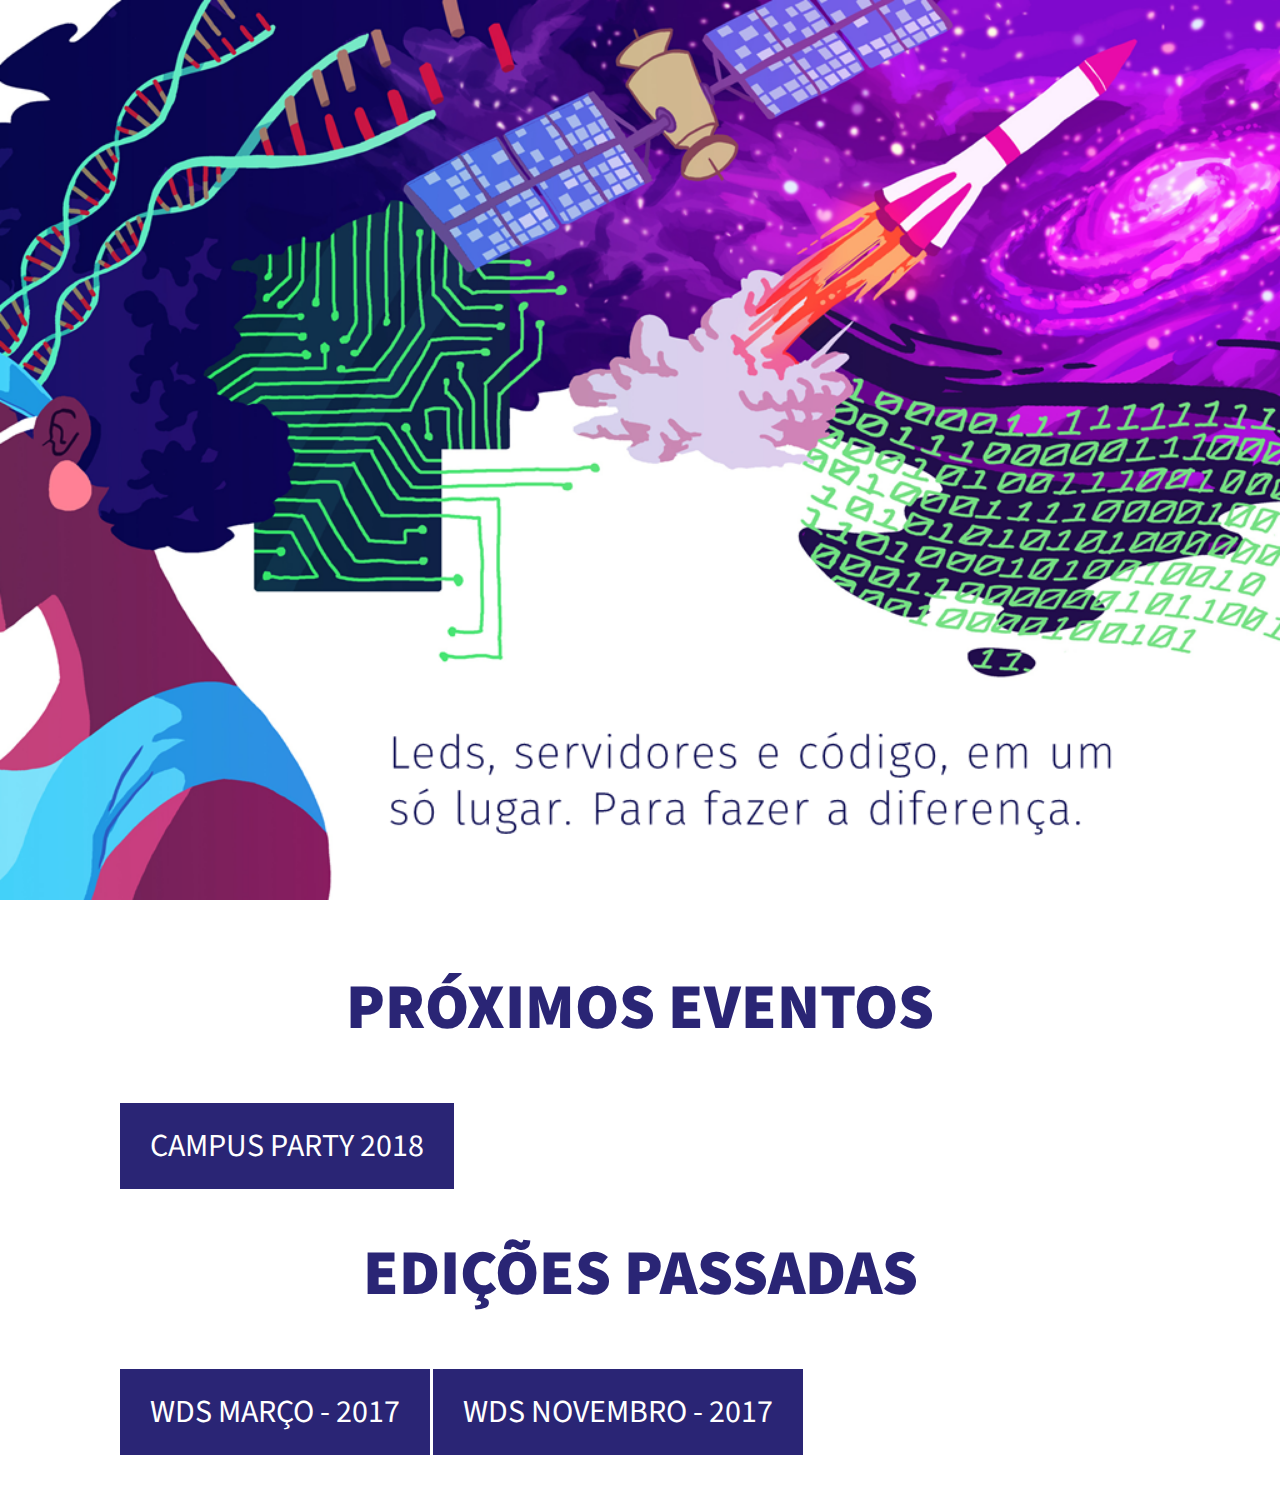
<file: eventos/_index.html>
<html>

<head>
    <meta charset="utf-8">
    <meta http-equiv="X-UA-Compatible" content="IE=edge">
    <meta name="viewport" content="width=device-width, initial-scale=1">

    <title>#WDS2k17 - O encontro #womenintech que você não pode perder!</title>
    <meta name="description" content="Juntas, somos um movimento. Juntas, somos uma revolução. Juntas, tornamos o Women Dev Summit uma oportunidade real, inclusiva e acolhedora para mulheres aprenderem, criarem networking e lutarem por seus sonhos.">
    <meta property="og:description" content="Juntas, somos um movimento. Juntas, somos uma revolução. Juntas, tornamos o Women Dev Summit uma oportunidade real, inclusiva e acolhedora para mulheres aprenderem, criarem networking e lutarem por seus sonhos.">
    <link rel="stylesheet" href="https://maxcdn.bootstrapcdn.com/bootstrap/4.0.0/css/bootstrap.min.css" integrity="sha384-Gn5384xqQ1aoWXA+058RXPxPg6fy4IWvTNh0E263XmFcJlSAwiGgFAW/dAiS6JXm"
        crossorigin="anonymous">
    <link rel="stylesheet" href="assets/css/main.css">

    <link rel="canonical" href="http://womendevsummit.com">
    <meta name="author" content="WoMakersCode">
    <meta property="og:title" content="Women Dev Summit">
    <meta property="og:type" content="website">
    <meta property="og:url" content="http://womendevsummit.com/">
    <meta property="og:image" content="http://womendevsummit.com/img/fb.jpg">
    <link rel="apple-touch-icon" sizes="57x57" href="assets/img/icons/apple-icon-57x57.png">
    <link rel="apple-touch-icon" sizes="60x60" href="assets/img/icons/apple-icon-60x60.png">
    <link rel="apple-touch-icon" sizes="72x72" href="assets/img/icons/apple-icon-72x72.png">
    <link rel="apple-touch-icon" sizes="76x76" href="assets/img/icons/apple-icon-76x76.png">
    <link rel="apple-touch-icon" sizes="114x114" href="assets/img/icons/apple-icon-114x114.png">
    <link rel="apple-touch-icon" sizes="120x120" href="assets/img/icons/apple-icon-120x120.png">
    <link rel="apple-touch-icon" sizes="144x144" href="assets/img/icons/apple-icon-144x144.png">
    <link rel="apple-touch-icon" sizes="152x152" href="assets/img/icons/apple-icon-152x152.png">
    <link rel="apple-touch-icon" sizes="180x180" href="assets/img/icons/apple-icon-180x180.png">
    <link rel="manifest" href="assets/img/icons/manifest.json">
    <meta name="msapplication-TileColor" content="#2A2575">
    <meta name="msapplication-TileImage" content="assets/img/icons/ms-icon-144x144.png">
    <meta name="theme-color" content="#2A2575">
</head>

<body>
    <header class="hcover">
    </header>
    <section class="container homesec">
        <h2 class="ctn-title">Próximos eventos</h2>

        <a href="cpbr11.html">Campus Party 2018</a>
        <div class="clearfix"></div>
        <br/><br/>
        <h2 class="ctn-title">Edições Passadas</h2>

        <a href="primeira-edicao">WDS Março - 2017</a>
        <a href="segunda-edicao">WDS Novembro - 2017</a>
    </section>

    <script src="https://code.jquery.com/jquery-3.2.1.slim.min.js" integrity="sha384-KJ3o2DKtIkvYIK3UENzmM7KCkRr/rE9/Qpg6aAZGJwFDMVNA/GpGFF93hXpG5KkN"
        crossorigin="anonymous"></script>
    <script src="https://cdnjs.cloudflare.com/ajax/libs/popper.js/1.12.9/umd/popper.min.js" integrity="sha384-ApNbgh9B+Y1QKtv3Rn7W3mgPxhU9K/ScQsAP7hUibX39j7fakFPskvXusvfa0b4Q"
        crossorigin="anonymous"></script>
    <script src="https://maxcdn.bootstrapcdn.com/bootstrap/4.0.0/js/bootstrap.min.js" integrity="sha384-JZR6Spejh4U02d8jOt6vLEHfe/JQGiRRSQQxSfFWpi1MquVdAyjUar5+76PVCmYl"
        crossorigin="anonymous"></script>

</body>

</html>
</file>
<file: assets/css/main.css>
@import url("https://fonts.googleapis.com/css?family=Lato:400|Josefin+Sans:700");
html {
  overflow-x: hidden;
}

body {
  background: #fff;
  font-size: 15px;
  font-weight: 400;
  font-family: 'Lato', sans-serif;
  -webkit-box-sizing: border-box;
  -moz-box-sizing: border-box;
  box-sizing: border-box;
  -webkit-font-smoothing: subpixel-antialiased;
  color: #212121;
  line-height: 25px;
  -webkit-backface-visibility: hidden;
  backface-visibility: hidden;
  overflow-x: hidden;
}

h1, h2, h3, h4 {
  font-size: 36px;
  font-weight: 700;
  font-family: 'Josefin Sans', sans-serif;
}

a {
  -webkit-transition: all 0.2s linear;
  -moz-transition: all 0.2s linear;
  -o-transition: all 0.2s linear;
  transition: all 0.2s linear;
}

a:hover {
  text-decoration: none;
}

a a:focus {
  outline: none;
}

p {
  font-weight: 400;
  font-family: 'Lato', sans-serif;
  margin: 0px;
  font-size: 14px;
}

ul, ol {
  list-style: outside none none;
  margin: 0;
  padding: 0;
}

ul li, ol li {
  list-style: none;
}

.hero-heading {
  font-size: 40px;
  font-weight: 700;
  color: #fff;
  text-transform: capitalize;
  line-height: 70px;
  letter-spacing: 0.1rem;
}

.hero-sub-heading {
  font-size: 20px;
  font-weight: 400;
  color: #e6e6e6;
  line-height: 45px;
  letter-spacing: 0.1rem;
}

.section-titile-bg {
  display: inline;
  font-size: 115px;
  font-weight: 700;
  height: 100%;
  left: -173px;
  opacity: 0.1;
  position: absolute;
  top: -14px;
  width: 100%;
  text-align: center;
}

.section-title-header p {
  text: center;
  font-weight: 400;
  line-height: 26px;
  padding-bottom: 36px;
}

.section-title {
  font-size: 36px;
  color: #212121;
  line-height: 52px;
  padding-bottom: 20px;
  font-weight: 700;
  text-align: center;
  text-transform: uppercase;
  position: relative;
  margin-bottom: 15px;
}

.section-title:before {
  position: absolute;
  content: '';
  left: 15px;
  bottom: 8px;
  width: 48px;
  height: 1px;
  background-color: #E91E63;
}

.section-title:after {
  position: absolute;
  content: '';
  left: 0px;
  bottom: 2px;
  width: 48px;
  height: 1px;
  background-color: #E91E63;
}

.section-title:before, .section-title:after {
  left: 50%;
  margin-left: -45px;
}

.section-title:after {
  margin-left: -30px;
}

.section-subcontent {
  font-size: 16px;
  text: center;
  font-weight: 400;
  line-height: 26px;
  padding-bottom: 36px;
}

.section-sub {
  text-transform: uppercase;
  font-size: 24px;
  line-height: 52px;
  padding-bottom: 15px;
  margin-bottom: 30px;
  position: relative;
}

.section-sub:before {
  position: absolute;
  content: '';
  height: 1px;
  width: 45px;
  left: 50%;
  bottom: 10px;
  -webkit-transform: translateX(-50%);
  transform: translateX(-50%);
  background-color: #E91E63;
}

.subtitle {
  font-size: 15px;
  margin-top: 20px;
  font-weight: 500;
  margin-bottom: 10px;
}

.inner-title {
  font-size: 24px;
  font-weight: 700;
  text-tranform: capitalize;
}

.page-tagline {
  font-size: 24px;
  font-weight: 400;
  color: #ddd;
}

.page-title {
  font-size: 62px;
  font-weight: 700;
  color: #fff;
}

.btn {
  font-size: 14px;
  padding: 12px 20px;
  border-radius: 4px;
  cursor: pointer;
  font-weight: 400;
  color: #fff;
  text-transform: uppercase;
  -webkit-transition: all 0.2s linear;
  -moz-transition: all 0.2s linear;
  -o-transition: all 0.2s linear;
  transition: all 0.2s linear;
  display: inline-block;
}

.btn i {
  margin-right: 5px;
}

.btn:focus,
.btn:active {
  box-shadow: none;
  outline: none;
  color: #fff;
}

.btn-common {
  background-color: #E91E63;
  position: relative;
  z-index: 1;
}

.btn-common:hover {
  color: #fff;
  background: #F50057;
  box-shadow: 0 6px 22px rgba(0, 0, 0, 0.1);
  transition: all .2s ease-in-out;
  -moz-transition: all .2s ease-in-out;
  -webkit-transition: all .2s ease-in-out;
}

.btn-border {
  color: #fff;
  background-color: transparent;
  border: 1px solid #fff;
}

.btn-border:hover {
  color: #fff;
  background-color: rgba(255, 255, 255, 0.2);
}

.btn-lg {
  padding: 12px 34px;
  text-transform: uppercase;
  font-size: 14px;
}

.btn-rm {
  padding: 7px 10px;
  text-transform: capitalize;
}

button:focus {
  outline: none !important;
}

.icon-close, .icon-check {
  color: #E91E63;
}

.bg-drack {
  background: #f1f1f1;
}

.bg-white {
  background: #fff;
}

.mb-30 {
  margin-bottom: 30px;
}

.mt-30 {
  margin-top: 30px;
}

/* ScrollToTop */
a.back-to-top {
  display: none;
  position: fixed;
  bottom: 18px;
  right: 15px;
  text-decoration: none;
}

a.back-to-top i {
  display: block;
  font-size: 22px;
  width: 40px;
  height: 40px;
  line-height: 40px;
  color: #fff;
  background: #E91E63;
  border-radius: 0px;
  text-align: center;
  transition: all 0.2s ease-in-out;
  -moz-transition: all 0.2s ease-in-out;
  -webkit-transition: all 0.2s ease-in-out;
  -o-transition: all 0.2s ease-in-out;
  box-shadow: 0 0 4px rgba(0, 0, 0, 0.14), 0 4px 8px rgba(0, 0, 0, 0.28);
}

a.back-to-top:hover, a.back-to-top:focus {
  text-decoration: none;
}

#preloader {
  position: fixed;
  background: #fff;
  top: 0;
  left: 0;
  width: 100%;
  height: 100%;
  z-index: 9999999999;
}

.sk-circle {
  margin: 0px auto;
  width: 40px;
  height: 40px;
  top: 45%;
  position: relative;
}

.sk-circle .sk-child {
  width: 100%;
  height: 100%;
  position: absolute;
  left: 0;
  top: 0;
}

.sk-circle .sk-child:before {
  content: '';
  display: block;
  margin: 0 auto;
  width: 15%;
  height: 15%;
  background-color: #E91E63;
  border-radius: 100%;
  -webkit-animation: sk-circleBounceDelay 1.2s infinite ease-in-out both;
  animation: sk-circleBounceDelay 1.2s infinite ease-in-out both;
}

.sk-circle .sk-circle2 {
  -webkit-transform: rotate(30deg);
  -ms-transform: rotate(30deg);
  transform: rotate(30deg);
}

.sk-circle .sk-circle3 {
  -webkit-transform: rotate(60deg);
  -ms-transform: rotate(60deg);
  transform: rotate(60deg);
}

.sk-circle .sk-circle4 {
  -webkit-transform: rotate(90deg);
  -ms-transform: rotate(90deg);
  transform: rotate(90deg);
}

.sk-circle .sk-circle5 {
  -webkit-transform: rotate(120deg);
  -ms-transform: rotate(120deg);
  transform: rotate(120deg);
}

.sk-circle .sk-circle6 {
  -webkit-transform: rotate(150deg);
  -ms-transform: rotate(150deg);
  transform: rotate(150deg);
}

.sk-circle .sk-circle7 {
  -webkit-transform: rotate(180deg);
  -ms-transform: rotate(180deg);
  transform: rotate(180deg);
}

.sk-circle .sk-circle8 {
  -webkit-transform: rotate(210deg);
  -ms-transform: rotate(210deg);
  transform: rotate(210deg);
}

.sk-circle .sk-circle9 {
  -webkit-transform: rotate(240deg);
  -ms-transform: rotate(240deg);
  transform: rotate(240deg);
}

.sk-circle .sk-circle10 {
  -webkit-transform: rotate(270deg);
  -ms-transform: rotate(270deg);
  transform: rotate(270deg);
}

.sk-circle .sk-circle11 {
  -webkit-transform: rotate(300deg);
  -ms-transform: rotate(300deg);
  transform: rotate(300deg);
}

.sk-circle .sk-circle12 {
  -webkit-transform: rotate(330deg);
  -ms-transform: rotate(330deg);
  transform: rotate(330deg);
}

.sk-circle .sk-circle2:before {
  -webkit-animation-delay: -1.1s;
  animation-delay: -1.1s;
}

.sk-circle .sk-circle3:before {
  -webkit-animation-delay: -1s;
  animation-delay: -1s;
}

.sk-circle .sk-circle4:before {
  -webkit-animation-delay: -0.9s;
  animation-delay: -0.9s;
}

.sk-circle .sk-circle5:before {
  -webkit-animation-delay: -0.8s;
  animation-delay: -0.8s;
}

.sk-circle .sk-circle6:before {
  -webkit-animation-delay: -0.7s;
  animation-delay: -0.7s;
}

.sk-circle .sk-circle7:before {
  -webkit-animation-delay: -0.6s;
  animation-delay: -0.6s;
}

.sk-circle .sk-circle8:before {
  -webkit-animation-delay: -0.5s;
  animation-delay: -0.5s;
}

.sk-circle .sk-circle9:before {
  -webkit-animation-delay: -0.4s;
  animation-delay: -0.4s;
}

.sk-circle .sk-circle10:before {
  -webkit-animation-delay: -0.3s;
  animation-delay: -0.3s;
}

.sk-circle .sk-circle11:before {
  -webkit-animation-delay: -0.2s;
  animation-delay: -0.2s;
}

.sk-circle .sk-circle12:before {
  -webkit-animation-delay: -0.1s;
  animation-delay: -0.1s;
}

@-webkit-keyframes sk-circleBounceDelay {
  0%, 80%, 100% {
    -webkit-transform: scale(0);
    transform: scale(0);
  }
  40% {
    -webkit-transform: scale(1);
    transform: scale(1);
  }
}

@keyframes sk-circleBounceDelay {
  0%, 80%, 100% {
    -webkit-transform: scale(0);
    transform: scale(0);
  }
  40% {
    -webkit-transform: scale(1);
    transform: scale(1);
  }
}

.section-padding {
  padding: 100px 0;
}

.no-padding {
  padding: 0 !important;
}

.padding-left-none {
  padding-left: 0;
}

.padding-right-none {
  padding-right: 0;
}

#page-banner-area {
  background: url(../img/background/banner.jpg) no-repeat;
  background-position: 50% 50%;
  background-size: cover;
}

.page-banner {
  position: relative;
  min-height: 250px;
  color: #fff;
}

.page-banner:before {
  content: '';
  position: absolute;
  top: 0;
  left: 0;
  width: 100%;
  height: 100%;
  background: rgba(0, 0, 0, 0.2);
}

.page-banner .page-banner-title {
  position: absolute;
  top: 50%;
  width: 100%;
  height: 100%;
  text-transform: uppercase;
}

.page-banner .page-banner-title h2 {
  color: #fff;
  font-size: 40px;
}

@-webkit-keyframes fadeIn {
  from {
    opacity: 0;
  }
  to {
    opacity: 1;
  }
}

@keyframes fadeIn {
  from {
    opacity: 0;
  }
  to {
    opacity: 1;
  }
}

.fadeIn {
  -webkit-animation-name: fadeIn;
  animation-name: fadeIn;
}

#white-bg {
  background: #fff;
}

#roof {
  background: #ddd;
  padding: 15px 0;
}

#roof .info-bar-address {
  font-size: 14px;
}

#roof .quick-contacts span {
  margin-right: 10px;
}

#roof .quick-contacts span a {
  color: #212121;
}

#roof .quick-contacts span a:hover {
  color: #E91E63;
}

#roof .quick-contacts span i {
  margin-right: 5px;
  vertical-align: middle;
  font-size: 15px;
}

.navbar-brand {
  position: relative;
  padding: 0px;
}

.navbar-brand img {
  width: 75%;
}

.top-nav-collapse {
  background: #fff;
  z-index: 999999;
  top: 0px !important;
  min-height: 58px;
  box-shadow: 0px 3px 6px 3px rgba(0, 0, 0, 0.06);
  -webkit-animation-duration: 1s;
  animation-duration: 1s;
  -webkit-animation-fill-mode: both;
  animation-fill-mode: both;
  -webkit-animation-name: fadeInDown;
  animation-name: fadeInDown;
  background: #fff !important;
}

.top-nav-collapse .navbar-brand {
  top: 0px;
}

.top-nav-collapse .navbar-nav .nav-link {
  color: #212121 !important;
}

.top-nav-collapse .navbar-nav .nav-link:hover {
  color: #E91E63 !important;
}

.top-nav-collapse .navbar-nav li.active a.nav-link {
  color: #E91E63 !important;
}

.indigo {
  background: transparent;
}

.navbar-expand-lg .navbar-nav .nav-link {
  color: #fff;
  padding: 0 15px;
  margin-top: 10px;
  margin-bottom: 10px;
  line-height: 40px;
  text-transform: uppercase;
  background: transparent;
  -webkit-transition: all 0.3s ease-in-out;
  -moz-transition: all 0.3s ease-in-out;
  transition: all 0.3s ease-in-out;
  position: relative;
}

.navbar-expand-lg .navbar-nav li > a:before {
  content: '';
  position: absolute;
  top: 0;
  left: 50%;
  margin-left: -10px;
  width: 15px;
  height: 2px;
  background: #E91E63;
  -webkit-transform: scale3d(0, 1, 1);
  -moz-transform: scale3d(0, 1, 1);
  transform: scale3d(0, 1, 1);
  -webkit-transition: -webkit-transform 0.1s;
  -moz-transition: -webkit-transform 0.1s;
  transition: transform 0.1s;
}

.navbar-expand-lg .navbar-nav .active a:before {
  -webkit-transform: scale3d(1, 1, 1);
  -moz-transform: scale3d(1, 1, 1);
  transform: scale3d(1, 1, 1);
  -webkit-transition-timing-function: cubic-bezier(0.4, 0, 0.2, 1);
  -moz-transition-timing-function: cubic-bezier(0.4, 0, 0.2, 1);
  transition-timing-function: cubic-bezier(0.4, 0, 0.2, 1);
  -webkit-transition-duration: 0.3s;
  -moz-transition-duration: 0.3s;
  transition-duration: 0.3s;
}

.navbar-expand-lg .navbar-nav li a:hover,
.navbar-expand-lg .navbar-nav li .active > a,
.navbar-expand-lg .navbar-nav li a:focus {
  color: #E91E63;
  outline: none;
}

.navbar-expand-lg .navbar-nav .nav-link:focus,
.navbar-expand-lg .navbar-nav .nav-link:hover {
  color: #E91E63 !important;
}

.navbar {
  padding: 0;
}

.navbar li.active a.nav-link {
  color: #E91E63 !important;
}

.dropdown-toggle::after {
  display: none;
}

.dropdown-menu {
  margin: 0;
  padding: 0;
  display: none;
  position: absolute;
  z-index: 99;
  min-width: 210px;
  background-color: #fff;
  white-space: nowrap;
  border-radius: 4px;
  -webkit-box-shadow: 0 6px 12px rgba(0, 0, 0, 0.175);
  box-shadow: 0 6px 12px rgba(0, 0, 0, 0.175);
  animation: fadeIn 0.4s;
  -webkit-animation: fadeIn 0.4s;
  -moz-animation: fadeIn 0.4s;
  -o-animation: fadeIn 0.4s;
  -ms-animation: fadeIn 0.4s;
}

.dropdown-menu:before {
  content: "";
  display: inline-block;
  position: absolute;
  bottom: 100%;
  left: 20%;
  margin-left: -5px;
  border-right: 10px solid transparent;
  border-left: 10px solid transparent;
  border-bottom: 10px solid #f5f5f5;
}

.dropdown:hover .dropdown-menu {
  display: block;
  position: absolute;
  text-align: left;
  top: 100%;
  border: none;
  animation: fadeIn 0.4s;
  -webkit-animation: fadeIn 0.4s;
  -moz-animation: fadeIn 0.4s;
  -o-animation: fadeIn 0.4s;
  -ms-animation: fadeIn 0.4s;
  background: #f5f5f5;
}

.dropdown .dropdown-menu .dropdown-item {
  width: 100%;
  padding: 12px 20px;
  font-size: 14px;
  color: #212121;
  border-bottom: 1px solid #f1f1f1;
  text-decoration: none;
  display: inline-block;
  float: left;
  clear: both;
  position: relative;
  outline: 0;
  transition: all 0.3s ease-in-out;
  -webkit-transition: all 0.3s ease-in-out;
  -moz-transition: all 0.3s ease-in-out;
  -o-transition: all 0.3s ease-in-out;
  -ms-transition: all 0.3s ease-in-out;
}

.dropdown .dropdown-menu .dropdown-item:last-child {
  border-bottom: none;
  border-bottom-left-radius: 4px;
  border-bottom-right-radius: 4px;
}

.dropdown .dropdown-menu .dropdown-item:first-child {
  border-top-left-radius: 4px;
  border-top-right-radius: 4px;
}

.dropdown .dropdown-item:focus,
.dropdown .dropdown-item:hover,
.dropdown .dropdown-item.active {
  color: #E91E63;
}

.dropdown-item.active, .dropdown-item:active {
  background: transparent;
}

.fadeInUpMenu {
  -webkit-animation-name: fadeInUpMenu;
  animation-name: fadeInUpMenu;
}

.slicknav_btn {
  border-color: #E91E63;
}

.slicknav_menu .slicknav_icon-bar {
  background: #E91E63;
}

/* only small tablets */
@media (min-width: 768px) and (max-width: 991px) {
  #nav-main li a.nav-link {
    padding-top: 18px;
  }
}

.navbar-toggler {
  display: none;
}

.mobile-menu {
  display: none;
}

.slicknav_menu {
  display: none;
}

@media screen and (max-width: 768px) {
  .navbar-header {
    width: 100%;
  }
  .navbar-brand {
    position: absolute;
    padding: 15px 15px;
    top: 0;
  }
  .navbar-brand img {
    width: 75%;
  }
  #mobile-menu {
    display: none;
  }
  .slicknav_menu {
    display: block;
  }
  .slicknav_nav .active a {
    background: #E91E63;
    color: #fff;
  }
  .slicknav_nav a:hover, .slicknav_nav .active {
    color: #E91E63;
    background: #f5f5f5;
  }
  .slicknav_nav .dropdown li a.active {
    background: #f5f5f5;
    color: #E91E63;
  }
}

.about-item {
  padding: 10px;
  box-shadow: 0px 0px 5px rgba(0, 0, 0, 0.17);
  -webkit-transition: all 300ms ease-in-out;
  transition: all 300ms ease-in-out;
}

.about-item .about-text {
  padding: 20px;
  background: #fff;
}

.about-item .about-text h3 {
  font-size: 16px;
  text-transform: uppercase;
  font-weight: 500;
}

.about-item .about-text h3 a {
  color: #212121;
}

.about-item .about-text h3 a:hover {
  color: #E91E63;
}

.about-item .about-text .btn {
  margin-top: 10px;
}

.about-item:hover {
  box-shadow: 1px 3px 15px rgba(0, 0, 0, 0.1);
}

#event-slides .video img {
  border-radius: 4px;
}

#about .intro-desc {
  line-height: 30px;
  margin-bottom: 30px;
  font-size: 18px;
}

#about .intro-links a {
    color: #E64182;
    text-transform: uppercase;
    font-size: 14px;
    padding: 0 5px;
    display: inline-block;
    margin: 3px 4px;
}

#about .intro-links a:hover {
  text-decoration: underline;
}

#event-slides .intro-title {
  color: #212121;
  font-size: 22px;
  font-weight: 700;
  letter-spacing: 1px;
  margin-bottom: 15px;
}

#event-slides .list-specification li {
  margin-bottom: 10px;
  font-size: 15px;
}

#event-slides .list-specification li i {
  margin-right: 5px;
}

.counter-section {
  background: #E91E63;
  overflow: hidden;
  position: relative;
  /* 
    &:before{
    	content: '';
    	position: absolute;
    	top: 0;
    	bottom: 0;
    	width: 100%;
    	height: 100%;
    	background: rgba(0, 0, 0, 0.5);
    } */
}

.counter-section .counter {
  padding: 30px 0;
}

.counter-section .counter .icon {
  margin-bottom: 15px;
}

.counter-section .counter .icon i {
  font-size: 60px;
  color: #fff;
}

.counter-section .counter p {
  font-size: 15px;
  color: #fff;
  font-weight: 700;
  text-transform: uppercase;
}

.counter-section .counter span {
  color: #fefefe;
  font-size: 12px;
  font-weight: 400;
  text-transform: uppercase;
}

/* Sponsors Area */
#sponsors {
  background: #f3f4f3;
}

#sponsors .spnsors-logo {
  text-align: center;
  border-radius: 4px;
  padding: 50px;
  margin-bottom: 30px;
  display: inline-block;
  border: 1px solid #ddd;
  background: #fff;
  -webkit-transition: all 300ms ease-in-out;
  transition: all 300ms ease-in-out;
}

#sponsors .spnsors-logo:hover {
  border-color: transparent;
  box-shadow: 0px 20px 40px rgba(0, 0, 0, 0.2);
}

/* Schedule Area */
#schedules {
  background: #f3f4f3;
}

#schedule-tab {
  position: relative;
}

.schedule .schedule-tab-title {
  margin-bottom: 35px;
}

.schedule .schedule-tab-title .nav-tabs {
  background: #ffffff;
}

.schedule .schedule-tab-title .nav-tabs .nav-link {
  border-radius: 0px;
  position: relative;
  cursor: pointer;
  height: 90px;
  width: 255px;
  border-bottom: 1px solid #e5e5e5;
  transition: all 500ms ease;
  padding: 20px 20px;
}

.schedule .schedule-tab-title .nav-tabs .nav-item.show .nav-link, .schedule .schedule-tab-title .nav-tabs .nav-link.active,
.schedule .schedule-tab-title .nav-tabs .nav-item .nav-link:hover {
  background: #E91E63;
  border: 1px solid #E91E63;
  transition: all 0.3s ease-in-out 0s;
  -moz-transition: all 0.3s ease-in-out 0s;
  -webkit-transition: all 0.3s ease-in-out 0s;
  -o-transition: all 0.3s ease-in-out 0s;
}

.schedule .schedule-tab-title .nav-tabs .nav-item.show .nav-link h4, .schedule .schedule-tab-title .nav-tabs .nav-link.active h4,
.schedule .schedule-tab-title .nav-tabs .nav-item .nav-link:hover h4 {
  color: #fff;
}

.schedule .schedule-tab-title .nav-tabs .nav-item.show .nav-link h5, .schedule .schedule-tab-title .nav-tabs .nav-link.active h5,
.schedule .schedule-tab-title .nav-tabs .nav-item .nav-link:hover h5 {
  color: #fff;
}

.schedule .schedule-tab-title .item-text h4 {
  font-size: 15px;
  color: #2f323c;
  line-height: 22px;
  font-weight: 400;
  text-transform: uppercase;
}

.schedule .schedule-tab-title .item-text h5 {
  font-size: 14px;
  color: #848484;
  line-height: 16px;
  font-weight: 400;
  text-transform: capitalize;
}

.schedule .schedule-tab-content .tab-content {
  box-shadow: 1px 3px 15px rgba(0, 0, 0, 0.1);
}

.schedule .schedule-tab-content .card {
  border: none;
}

.schedule .show .card-body {
  background: #f3f4f3;
}

.schedule .card-header {
  border: none;
  cursor: pointer;
  background: #fff;
  border-bottom: 1px solid #ddd;
}

.schedule .card-header .images-box {
  width: 70px;
  height: 70px;
  float: left;
  margin-right: 20px;
}

.schedule .card-header .images-box img {
  border-radius: 50%;
}

.schedule .card-header .time {
  color: #777777;
  font-size: 13px;
  margin-bottom: 5px;
}

.schedule .card-header h4 {
  font-weight: 700;
  font-size: 18px;
  color: #212121;
  margin-bottom: 8px;
}

.schedule .card-header .name {
  position: relative;
  font-size: 14px;
  color: #777777;
  font-weight: 500;
  display: inline-block;
  margin-bottom: 5px;
}

.schedule .card-body {
  padding: 15px 70px 15px 110px;
  background: #fff;
  border-bottom: 1px solid #ddd;
}

.schedule .card-body .location {
  font-size: 13px;
  color: #777777;
}

.schedule .card-body .location span {
  color: #E91E63;
  margin-right: 5px;
}

.accordion .card {
  border-radius: 0px;
  margin-bottom: -2px;
}

.accordion .header-title {
  position: relative;
}

.accordion .header-title:after {
  font-family: "LineIcons";
  content: "\e93a";
  position: absolute;
  right: 10px;
  color: #999;
  top: 50%;
  line-height: 1;
  padding: 0px 5px;
  margin-top: -7px;
}

.accordion .collapsed:after {
  content: "\e940";
}

.accordion .card-header {
  background: transparent;
  cursor: pointer;
  padding: 0;
}

.accordion .card-header i {
  color: #E91E63;
  width: 40px;
  height: 40px;
  display: inline-block;
  line-height: 40px;
  text-align: center;
  margin-right: 10px;
  border-right: 1px solid #ddd;
}

.accordion .card-body {
  padding-left: 56px;
}

/* Services Item */
.services {
  background: #fff;
}

.padding-none {
  padding: 0;
  border-left: 1px solid #ddd;
  border-bottom: 1px solid #ddd;
}

.padding-none:nth-child(1) {
  border-left: none;
}

.padding-none:nth-child(4) {
  border-bottom: none;
  border-left: none;
}

.padding-none:nth-child(5) {
  border-bottom: none;
}

.padding-none:nth-child(6) {
  border-bottom: none;
}

.services-wrapper {
  margin-top: 30px;
}

.services-item {
  padding: 40px 20px;
  text-align: center;
  transition: all 0.3s ease-in-out 0s;
  -moz-transition: all 0.3s ease-in-out 0s;
  -webkit-transition: all 0.3s ease-in-out 0s;
  -o-transition: all 0.3s ease-in-out 0s;
}

.services-item .icon i {
  width: 50px;
  height: 50px;
  display: inline-block;
  line-height: 50px;
  font-size: 48px;
  text-align: center;
  margin-bottom: 15px;
  color: #212121;
  border-radius: 0;
  transition: all 0.3s ease-in-out 0s;
  -moz-transition: all 0.3s ease-in-out 0s;
  -webkit-transition: all 0.3s ease-in-out 0s;
  -o-transition: all 0.3s ease-in-out 0s;
}

.services-item .services-content h3 {
  margin-bottom: 10px;
  line-height: 26px;
}

.services-item .services-content h3 a {
  font-size: 20px;
  letter-spacing: 0.5px;
  font-weight: 400;
  color: #212121;
}

.services-item:hover {
  background: #f3f3f3;
}

.services-item:hover .icon i {
  background: transparent;
  color: #E91E63;
}

/* Gallery Section */
#gallery {
  background: #f3f4f3;
  position: relative;
}

#gallery .gallery-box {
  position: relative;
  margin-bottom: 30px;
}

#gallery .gallery-box .overlay-box {
  position: absolute;
  top: 0px;
  left: 0px;
  right: 0px;
  bottom: 0px;
  padding-top: 35%;
  -webkit-transition: all 500ms ease;
  -moz-transition: all 500ms ease;
  -ms-transition: all 500ms ease;
  -o-transition: all 500ms ease;
  transition: all 500ms ease;
}

#gallery .gallery-box .overlay-box i {
  background: #ffffff;
  color: #E91E63;
  font-size: 30px;
  width: 50px;
  height: 50px;
  display: inline-block;
  line-height: 50px;
  border-radius: 50%;
  transform: scale(0, 0);
  -webkit-transform: scale(0, 0);
  -moz-transform: scale(0, 0);
  -ms-transform: scale(0, 0);
  -o-transform: scale(0, 0);
  -webkit-transition: all 500ms ease;
  -moz-transition: all 500ms ease;
  -ms-transition: all 500ms ease;
  -o-transition: all 500ms ease;
  transition: all 500ms ease;
}

#gallery .gallery-box:hover .overlay-box {
  background: rgba(233, 30, 99, 0.7);
  transform: scale(1, 1);
  transition: all 500ms ease;
}

#gallery .gallery-box:hover .overlay-box i {
  -webkit-transform: scale(1, 1);
  -moz-transform: scale(1, 1);
  -ms-transform: scale(1, 1);
  -o-transform: scale(1, 1);
}

/* Team Item */
.team-item:hover {
  box-shadow: 0 25px 35px -12px rgba(0, 0, 0, 0.35);
}

.team-item {
  margin: 15px 0;
  padding: 10px;
  border-radius: 4px;
  position: relative;
  box-shadow: 0px 0px 5px rgba(0, 0, 0, 0.17);
  transition: all 0.3s ease-in-out 0s;
  -moz-transition: all 0.3s ease-in-out 0s;
  -webkit-transition: all 0.3s ease-in-out 0s;
  -o-transition: all 0.3s ease-in-out 0s;
}

.team-item .team-img {
  position: relative;
  cursor: pointer;
  overflow: hidden;
}

.team-item .team-overlay {
  height: 100%;
  position: absolute;
  top: 0;
  background: rgba(47, 47, 47, 0.7);
  opacity: 0;
  width: 100%;
  transition: all 0.3s ease-in-out 0s;
  -moz-transition: all 0.3s ease-in-out 0s;
  -webkit-transition: all 0.3s ease-in-out 0s;
  -o-transition: all 0.3s ease-in-out 0s;
}

.team-item .overlay-social-icon {
  color: #fff;
  top: 15px;
  position: absolute;
  right: 15px;
}

.team-item .overlay-social-icon .social-icons {
  padding-left: 0;
  -webkit-transform: translateY(-30px);
  -moz-transform: translateY(-30px);
  transform: translateY(-30px);
  transition: all 0.3s ease-in-out 0s;
  -moz-transition: all 0.3s ease-in-out 0s;
  -webkit-transition: all 0.3s ease-in-out 0s;
  -o-transition: all 0.3s ease-in-out 0s;
}

.team-item .overlay-social-icon .social-icons li {
  display: inline-block;
  margin: 0 4px;
}

.team-item .overlay-social-icon .social-icons li a {
  letter-spacing: 0px;
  outline: 0 !important;
}

.team-item .overlay-social-icon .social-icons li a i {
  font-size: 20px;
  color: #fff;
  width: 36px;
  height: 36px;
  background: #E91E63;
  display: block;
  border-radius: 4px;
  line-height: 36px;
  transition: all 0.3s ease-in-out 0s;
  -moz-transition: all 0.3s ease-in-out 0s;
  -webkit-transition: all 0.3s ease-in-out 0s;
  -o-transition: all 0.3s ease-in-out 0s;
}

.team-item .overlay-social-icon .social-icons li a:hover .fa-facebook {
  background: #3B5998;
}

.team-item .overlay-social-icon .social-icons li a:hover .fa-twitter {
  background: #00aced;
}

.team-item .overlay-social-icon .social-icons li a:hover .fa-instagram {
  background: #fb3958;
}

.team-item .info-text {
  position: absolute;
  bottom: 10px;
  left: 10px;
  padding: 15px 20px;
  background: #f3f4f3;
  text-align: left;
}

.team-item .info-text h3 {
  font-size: 16px;
  text-transform: uppercase;
  font-weight: 700;
  margin-bottom: 5px;
}

.team-item .info-text h3 a {
  color: #212121;
}

.team-item .info-text h3 a:hover {
  color: #E91E63;
}

.team-item .info-text p {
  margin: 0;
  color: #888;
}

.team-item:hover .team-overlay {
  opacity: 1;
}

.team-item:hover .social-icons {
  -webkit-transform: translateY(0px);
  -moz-transform: translateY(0px);
  transform: translateY(0px);
}

.blog-item {
  background-color: #fff;
  border-radius: 4px;
  margin-bottom: 40px;
  box-shadow: 0 0 20px rgba(0, 0, 0, 0.2);
  -webkit-transition: all 300ms ease-in-out;
  -moz-transition: all 300ms ease-in-out;
  transition: all 300ms ease-in-out;
}

.blog-item .blog-image {
  width: 100%;
  max-width: 370px;
  position: relative;
  overflow: hidden;
}

.blog-item .blog-image img {
  background: #000;
  -webkit-transform: scale(1);
  -moz-transform: scale(1);
  -ms-transform: scale(1);
  -o-transform: scale(1);
  transform: scale(1);
  -webkit-transition: all 300ms ease-in-out;
  -moz-transition: all 300ms ease-in-out;
  transition: all 300ms ease-in-out;
}

.blog-item .tag {
  position: absolute;
  text-transform: uppercase;
  top: -18px;
  left: 20px;
  padding: 4px 27px;
  background-color: white;
  color: #E91E63;
  border-radius: 4px;
  display: block;
  font-size: 14px;
  font-weight: 500;
  box-shadow: 0px 3px 16px rgba(35, 31, 32, 0.15);
}

.blog-item .descr {
  padding: 30px 15px;
  color: #212121;
  position: relative;
}

.blog-item .descr h3 {
  line-height: 30px;
  margin-bottom: 15px;
}

.blog-item .descr h3 a {
  font-weight: 400;
  text-align: center;
  font-size: 25px;
  color: #212121;
  -webkit-transition: all 300ms ease-in-out;
  -moz-transition: all 300ms ease-in-out;
  transition: all 300ms ease-in-out;
}

.blog-item .descr h3 a:hover {
  color: #E91E63;
}

.blog-item .descr .meta-tags {
  margin-bottom: 10px;
}

.blog-item .descr .meta-tags span {
  color: #999;
  margin-right: 8px;
}

.blog-item .descr .meta-tags span a {
  color: #999;
  margin-left: 8px;
}

.blog-item .descr .meta-tags span a:hover {
  color: #E91E63;
}

.blog-item:hover {
  box-shadow: 0 0 30px rgba(0, 0, 0, 0.2);
}

.blog-item:hover .blog-image img {
  -webkit-transform: scale(1.1);
  -moz-transform: scale(1.1);
  -ms-transform: scale(1.1);
  -o-transform: scale(1.1);
  transform: scale(1.1);
}

/* Conact Home Page Section */
.contact {
  background: #111111;
}

#conatiner-map {
  width: 100%;
  height: 580px;
}

.title-forme {
  font-size: 28px;
  margin-bottom: 20px;
}

.contact-item {
  position: relative;
  text-align: center;
}

.contact-item i {
  width: 70px;
  height: 70px;
  display: inline-block;
  line-height: 70px;
  font-size: 24px;
  text-align: center;
  margin-bottom: 30px;
  background: #2d2d2d;
  color: #fff;
  border-radius: 4px;
  -webkit-transition: .3s all;
  -o-transition: .3s all;
  transition: .3s all;
}

.contact-item .contact-info h3 {
  color: #E91E63;
  font-size: 18px;
  margin-bottom: 10px;
}

.contact-item .contact-info p {
  color: #fff;
}

/* Subscribe Form */
#subscribe {
  background: #f2f2f2;
}

.subscribe-inner {
  padding: 50px 0;
  text-align: center;
}

.subscribe-inner .subscribe-title {
  font-size: 36px;
  margin-bottom: 30px;
}

.subscribe-inner p {
  color: #888;
  margin-bottom: 30px;
}

.subscribe-inner .sub-btn {
  margin: 0;
  width: 12rem;
  padding: 18px 40px;
  min-width: 12rem;
  position: absolute;
  top: 0;
  bottom: 0;
  right: 0;
}

.subscribe-inner .sub-btn i {
  margin-right: 5px;
}

.subscribe-inner .form-control {
  position: relative;
  background: #fff;
  border: 1px solid #E91E63;
  border-radius: 0px;
  box-shadow: none;
  color: #888999;
  height: 55px;
  margin-right: -1px;
  width: 90%;
}

.subscribe-inner .form-control:focus {
  color: #212121;
  background-color: #fff;
  border-color: #E91E63;
  outline: 0;
}

.subscribe-inner .form-inline {
  position: relative;
  margin-bottom: 30px;
  margin: 0 auto;
  width: 100%;
}

/* Contact Forme */
#google-map-area {
  position: relative;
}

#google-map-area .container-fluid {
  padding-left: 0;
  padding-right: 0;
}

.container-form {
  left: 0%;
  padding: 40px 15px;
  margin-left: -15px;
  z-index: 99;
}

.container-form .form-wrapper {
  background-color: white;
  padding: 56px;
  box-shadow: 0 0 20px rgba(0, 0, 0, 0.2);
}

.container-form .form-wrapper .form-group {
  margin-bottom: 30px;
}

.container-form .form-wrapper .form-control {
  display: block;
  width: 100%;
  line-height: 26px;
  font-size: 14px;
  box-shadow: none;
  color: #848484;
  text-transform: capitalize;
  background: #f7f7f7;
  border: 1px solid transparent;
  padding: 7px 19px;
  border-radius: 0px;
  background-image: none;
  background-clip: padding-box;
}

.container-form .form-wrapper .form-control:focus {
  color: #212121;
  background-color: #fff;
  border-color: #E91E63;
  box-shadow: none;
  outline: 0;
}

.form-submit .btn-common {
  width: 100%;
}

.list-unstyled li {
  margin-top: 10px;
  color: #dc3545 !important;
}

.text-danger {
  margin-top: 20px;
  font-size: 18px;
}

.form-control {
  display: block;
  width: 100%;
  line-height: 27px;
  font-size: 14px;
  box-shadow: none;
  color: #848484;
  text-transform: capitalize;
  background: #f7f7f7;
  padding: 7px 19px;
  border: 1px solid #e5e5e5;
  border-radius: 0px;
  transition: all 500ms ease;
  -webkit-transition: all 500ms ease;
  -ms-transition: all 500ms ease;
  -o-transition: all 500ms ease;
}

.form-control:focus {
  border-color: #E91E63;
  box-shadow: none;
  outline: 0;
}

/* Footer Area Start */
.footer-area {
  background: #222222;
}

.footer-area h3 {
  font-size: 20px;
  color: #fff;
  font-weight: 700;
  padding-bottom: 10px;
  letter-spacing: 0.5px;
}

.footer-area p {
  font-size: 14px;
  color: #fff;
  line-height: 20px;
  margin: 0;
  padding-right: 50px;
}

.footer-area ul li a {
  color: #fff;
  font-size: 13px;
  font-weight: 400;
}

.footer-area ul li a:hover {
  color: #E91E63;
}

.footer-area .footer-social li {
  display: inline-block;
}

.footer-area .footer-social li a {
  color: #000;
  background: #fff;
  width: 35px;
  height: 35px;
  line-height: 35px;
  display: block;
  text-align: center;
  border-radius: 4px;
  font-size: 15px;
  margin-right: 5px;
  transition: all 0.3s ease-in-out 0s;
  -moz-transition: all 0.3s ease-in-out 0s;
  -webkit-transition: all 0.3s ease-in-out 0s;
  -o-transition: all 0.3s ease-in-out 0s;
}

.footer-area .footer-social li a:hover {
  color: #fff;
}

.footer-area .footer-social li .facebook:hover {
  background: #3B5998;
}

.footer-area .footer-social li .twitter:hover {
  background: #00aced;
}

.footer-area .footer-social li .linkedin:hover {
  background: #0073b1;
}

.footer-area .footer-social li .foursqare:hover {
  background: #25a0ca;
}

.footer-area .footer-social li .instagram:hover {
  background: #ef4a8b;
}

.footer-area .footer-text p {
  font-size: 14px;
  margin-top: 20px;
  color: #fff;
}

.footer-area .footer-text p a {
  color: #E91E63;
}

.footer-area .footer-text .nav-inline .nav-link {
  padding: 11px 7px;
  color: #888;
}

.footer-area .footer-text .nav-inline .nav-link:hover {
  color: #E91E63;
}

.image-list {
  padding: 0;
  margin: 0;
}

.image-list li {
  margin-bottom: 15px;
  display: inline-block;
}

.image-list li .overlay {
  float: left;
  width: 70px;
  height: 60px;
  position: relative;
  overflow: hidden;
  text-align: center;
  margin: 0;
}

.image-list li .overlay:hover figcaption {
  opacity: 1;
  transition: all 0.3s ease-in-out;
}

.image-list .post-content {
  margin-left: 85px;
  margin-bottom: 0;
}

.image-list .post-content .post-title {
  margin-bottom: 5px;
  font-weight: 500;
  font-size: 15px;
  margin: 0;
}

.image-list .post-content .post-title a {
  color: #fff;
}

.image-list .post-content .post-title a:hover {
  color: #E91E63;
}

.image-list .post-content .meta {
  color: #999;
}

.image-list .post-content .meta span {
  text-transform: uppercase;
  font-size: 12px;
  line-height: 18px;
  margin-bottom: 10px;
}

.newsletter-wrapper .form-group {
  margin-bottom: 20px;
  position: relative;
}

.newsletter-wrapper .form-group input {
  display: inline-block;
  color: #fff;
  position: relative;
}

.newsletter-wrapper .sub-btn {
  position: absolute;
  top: 0;
  right: 0px;
  border-radius: 0;
  padding: 10px 20px;
}

.widget {
  margin-top: 10px;
  display: block;
  width: 100%;
  text-align: center;
}

.widget .widget-title {
  margin-bottom: 20px;
  font-size: 18px;
  color: #fff;
}

#copyright {
  background: #0b0b0b;
  text-align: center;
}

#copyright p {
  line-height: 42px;
  color: #fff;
  margin: 0;
}

#copyright p a {
  color: #fff;
}

#copyright p a:hover {
  color: #E91E63;
}

/* ==========================================================================
   Countdown Style Start
   ========================================================================== */
.countdown-timer .heading-count {
  padding: 10px 68px;
}

.countdown-timer .heading-count h2 {
  font-size: 40px;
  color: #212121;
  text-transform: uppercase;
  line-height: 48px;
}

.countdown-timer .heading-count h4 {
  font-size: 24px;
  font-weight: 300;
  color: #fff;
  margin-top: 30px;
}

.countdown-timer .heading-count h4 span {
  background: #212121;
  padding: 7px 15px;
  border-radius: 4px;
}

.countdown-timer .heading-count p {
  font-size: 14px;
  color: #212121;
  line-height: 30px;
}

.time-count div {
  text-align: center;
}

.time-entry {
  display: inline-block;
  min-width: 120px;
  margin: 15px;
  height: 110px;
  padding: 20px;
  box-shadow: 1px 10px 20px rgba(0, 0, 0, 0.2);
  border-radius: 4px;
  background: #fff;
  text-align: center;
  font-weight: 400;
  color: #212121;
  font-size: 16px;
  letter-spacing: 1px;
  text-transform: uppercase;
  line-height: 22px;
}

.time-entry span {
  font-size: 45px;
  line-height: 45px;
  font-weight: 700;
  display: block;
  color: #212121;
  margin-bottom: 10px;
}

.time-entry:first-child {
  border-left: none;
}

.time-countdown {
  margin: 15px 0px 50px 0;
}

/* Pricing Ticket */
#pricing {
  background: url(../img/background/bg-1.jpg);
  background-attachment: fixed;
  overflow: hidden;
  position: relative;
}

#pricing .section-title-header .section-title {
  color: #fff;
}

#pricing .section-title-header p {
  color: #fff;
}

#pricing .price-block-wrapper {
  text-align: center;
  display: inline-block;
  width: 100%;
  box-shadow: 0 0 20px rgba(0, 0, 0, 0.2);
  background: #ffffff;
  padding: 30px;
}

#pricing .price-block-wrapper .icon {
  padding: 20px;
}

#pricing .price-block-wrapper .icon i {
  font-size: 60px;
  color: #E91E63;
}

#pricing .price-block-wrapper .colmun-title {
  margin-top: 15px;
}

#pricing .price-block-wrapper .colmun-title h5 {
  font-size: 18px;
  line-height: 30px;
  color: #212121;
  margin-bottom: 5px;
  font-weight: 700;
  background: #ffffff;
  text-transform: uppercase;
}

#pricing .price-block-wrapper .price {
  padding-bottom: 10px;
  transition: all 500ms ease;
  -webkit-transition: all 500ms ease;
  -moz-transition: all 500ms ease;
}

#pricing .price-block-wrapper .price h2 {
  font-size: 38px;
  color: #5c5c5c;
  line-height: 42px;
  margin: 0;
}

#pricing .price-block-wrapper .price p {
  font-size: 15px;
  color: #5c5c5c;
  font-weight: 700;
  letter-spacing: 1px;
  line-height: 30px;
  text-transform: uppercase;
  transition: all 500ms ease;
  -webkit-transition: all 500ms ease;
  -moz-transition: all 500ms ease;
}

#pricing .price-block-wrapper .pricing-list {
  padding: 10px  60px 10px 78px;
  text-align: left;
}

#pricing .price-block-wrapper .pricing-list ul {
  padding-bottom: 15px;
}

#pricing .price-block-wrapper .pricing-list ul li {
  font-size: 15px;
  color: #212121;
  font-weight: 400;
  padding: 2px 0px;
}

#pricing .price-block-wrapper .pricing-list ul li i {
  margin-right: 7px;
  font-size: 12px;
  color: #E91E63;
}

#pricing .price-block-wrapper .btn i {
  font-size: 12px;
  margin-right: 5px;
}

#main-slide .carousel-control {
  display: none;
  transition: all 0.3s ease-in-out;
}

#main-slide .carousel-indicators {
  cursor: pointer;
  bottom: 90px;
}

#main-slide:hover .carousel-control {
  display: block;
  transition: all 0.3s ease-in-out;
  -webkit-animation-duration: 1s;
  animation-duration: 1s;
  -webkit-animation-fill-mode: both;
  animation-fill-mode: both;
  -webkit-animation-name: fadeIn;
  animation-name: fadeIn;
}

#main-slide .carousel-item img {
  position: relative;
  width: 100%;
}

#main-slide .carousel-inner .carousel-item::after {
  bottom: 0;
  content: "";
  left: 0;
  position: absolute;
  right: 0;
  top: 0;
}

#main-slide .carousel-item .carousel-caption {
  opacity: 0;
  transition: opacity 100ms ease 0s;
  z-index: 0;
}

#main-slide .carousel-item .carousel-caption .heading {
  font-size: 48px;
  font-weight: 700;
  color: #fff;
  text-transform: uppercase;
  letter-spacing: 0.1rem;
  margin-top: 30px;
}

#main-slide .carousel-item .carousel-caption p {
  font-size: 20px;
}

#main-slide .carousel-item.active .carousel-caption {
  opacity: 1;
  transition: opacity 100ms ease 0s;
  z-index: 1;
}

#main-slide .carousel-caption {
  color: #fff;
  position: absolute;
  top: 15%;
}

.brand-cover {
  max-width: 100%;
  width: 350px !important;
}

#main-slide .carousel-caption .btn {
  margin: 25px 25px 0px 0px;
}

#main-slide .carousel-control-next,
#main-slide .carousel-control-prev {
  opacity: 1;
  box-shadow: none;
}

#main-slide .carousel-control-prev span {
  padding: 15px;
}

#main-slide .carousel-control-next span {
  padding: 15px;
}

#main-slide .carousel-control {
  top: 45%;
}

#main-slide .carousel-control .lni-chevron-left,
#main-slide .carousel-control .lni-chevron-right {
  position: absolute;
  z-index: 5;
}

#main-slide .carousel-control .lni-chevron-left {
  left: 15px;
}

#main-slide .carousel-control .lni-chevron-right {
  right: 15px;
}

.carousel-indicators li {
  width: 12px;
  height: 12px;
  border-radius: 50%;
}

#main-slide .carousel-control i {
  line-height: 40px;
  font-size: 18px;
  width: 45px;
  border: 2px solid #fff;
  height: 45px;
  display: block;
  border-radius: 2px;
  background: transparent;
  color: #fff;
  -webkit-transition: all 500ms ease;
  transition: all 500ms ease;
  box-shadow: 0 0 4px rgba(0, 0, 0, 0.14), 0 4px 8px rgba(0, 0, 0, 0.28);
}

#main-slide .carousel-control i:hover {
  background: rgba(255, 255, 255, 0.2);
  color: #fff;
  border-color: #fff;
}
</file>
<file: assets/css/responsive.css>
/* only small desktops */
@media (min-width: 992px) and (max-width: 1199px) {
  #main-slide .carousel-caption {
    top: 32%;
  }
  .carousel-indicators {
    font-size: 14px;
  }
  #main-slide .carousel-item .carousel-caption .heading {
    font-size: 20px;
    margin-top: 5px;
  }
  #main-slide .carousel-item .carousel-caption p {
    font-size: 13px;
  }
  #hero-area .contents .head-title {
    font-size: 40px;
  }
  .navbar-expand-lg .navbar-nav .nav-link {
    padding: 0 10px;
  }
  .counter-section .counter p {
    font-size: 14px;
  }
  .schedule .schedule-tab-title .nav-tabs .nav-link {
    width: 210px;
  }
  #pricing .price-block-wrapper .pricing-list {
    padding: 10px 35px 10px 45px;
  }
  #sponsors .spnsors-logo img {
    width: 80%;
  }
}

/* tablets */
@media (max-width: 991px) {
  #main-slide .carousel-caption {
    top: 32%;
  }
  #main-slide .carousel-item .carousel-caption .heading {
    font-size: 20px;
  }
  #main-slide .carousel-item .carousel-caption p {
    font-size: 13px;
  }
  .page-title-section {
    padding: 40px 0;
  }
  .section-titile-bg {
    display: none;
  }
  .section-title {
    position: relative;
    margin-bottom: 10px;
  }
  .about-item {
    margin-bottom: 30px;
  }
  .accordion .header-title {
    font-size: 12px;
  }
  .schedule .schedule-tab-title .nav-tabs .nav-link {
    width: 150px;
  }
  .schedule .card-header h4 {
    font-size: 14px;
  }
  #pricing .price-block-wrapper .pricing-list {
    padding: 10px 35px 10px 45px;
  }
  #sponsors .spnsors-logo img {
    width: 80%;
  }
  .padding-none:nth-child(1) {
    border-left: none;
  }
  .padding-none:nth-child(3) {
    border-left: none;
  }
  .padding-none:nth-child(4) {
    border-bottom: none;
    border-left: 1px solid #ddd;
  }
  .padding-none:nth-child(5) {
    border-bottom: none;
    border-left: none;
  }
  .padding-none:nth-child(6) {
    border-top: 1px solid #ddd;
    border-bottom: none;
  }
  .footer-area h3 {
    margin-top: 30px;
  }
}

/* only small tablets */
@media (min-width: 768px) and (max-width: 991px) {
  #main-slide .carousel-caption {
    top: 32%;
  }
  #main-slide .carousel-item .carousel-caption .heading {
    font-size: 20px;
  }
  #main-slide .carousel-item .carousel-caption p {
    font-size: 13px;
  }
  .countdown-timer .heading-count h2 {
    font-size: 25px;
  }
  .schedule .schedule-tab-title .nav-tabs .nav-link {
    width: 150px;
  }
  .schedule .card-header h4 {
    font-size: 14px;
  }
  #pricing .price-block-wrapper .pricing-list {
    padding: 10px 35px 10px 60px;
  }
  .about-item {
    margin-bottom: 30px;
  }
  .accordion .header-title {
    font-size: 12px;
  }
  #pricing .price-block-wrapper .pricing-list {
    padding: 10px 60px 10px 45px;
  }
  #sponsors .spnsors-logo {
    padding: 30px;
  }
  .padding-none:nth-child(1) {
    border-left: none;
  }
  .padding-none:nth-child(3) {
    border-left: none;
  }
  .padding-none:nth-child(4) {
    border-bottom: none;
    border-left: 1px solid #ddd;
  }
  .padding-none:nth-child(5) {
    border-bottom: none;
    border-left: none;
  }
  .padding-none:nth-child(6) {
    border-top: 1px solid #ddd;
    border-bottom: none;
  }
  .footer-area h3 {
    margin-top: 30px;
  }
}

/* mobile or only mobile */
@media (max-width: 767px) {
  .section-title {
    font-size: 22px;
  }
  .section-sub {
    font-size: 16px;
  }
  #main-slide .carousel-caption {
    top: 22%;
  }
  #main-slide .carousel-item .carousel-caption .heading {
    font-size: 14px;
    margin-top: 5px;
  }
  #main-slide .carousel-item .carousel-caption p {
    font-size: 13px;
  }
  #main-slide .carousel-indicators {
    display: none;
  }
  #hero-area .contents {
    padding: 100px 0;
  }
  #hero-area .contents .head-title {
    font-size: 15px;
  }
  #hero-area .contents .btn {
    margin: 25px 3px 0 0;
  }
  .countdown-timer .heading-count {
    padding: 10px;
  }
  .countdown-timer .heading-count h2 {
    font-size: 24px;
  }
  .countdown-timer .heading-count h4 {
    font-size: 12px;
  }
  .schedule .card-body {
    padding: 15px;
  }
  .schedule .schedule-tab-title .nav-tabs .nav-link {
    width: 288px;
  }
  .accordion .header-title {
    font-size: 11px;
  }
  #pricing .price-block-wrapper .pricing-list {
    padding: 10px 30px 10px 40px;
  }
  #sponsors .spnsors-logo {
    margin-bottom: 15px;
  }
  .blog-item .descr h3 a {
    font-size: 18px;
  }
  .subscribe-inner {
    padding: 30px 15px;
  }
  .subscribe-inner .subscribe-title {
    font-size: 18px;
  }
  .subscribe-inner .form-inline {
    width: 100%;
  }
  .subscribe-inner .form-control {
    width: 100%;
  }
  .subscribe-inner .sub-btn {
    margin: 20px auto;
    text-align: center;
    position: inherit;
  }
  .container-form .form-wrapper {
    padding: 20px;
  }
  .contact-item {
    margin-bottom: 40px;
  }
  .thumb-left img {
    width: 60%;
  }
  #sponsors .spnsors-logo img {
    width: 80%;
  }
  .footer-area h3 {
    margin-top: 30px;
  }
  .padding-none:nth-child(1) {
    border-bottom: 1px solid #ddd;
  }
  .padding-none:nth-child(4) {
    border-bottom: 1px solid #ddd;
  }
  .padding-none:nth-child(5) {
    border-bottom: 1px solid #ddd;
  }
}

@media (min-width: 320px) and (max-width: 480px) {
  #main-slide .carousel-item .carousel-caption .heading {
    letter-spacing: 0;
  }
  #main-slide .carousel-item .carousel-caption p {
    font-size: 14px;
  }
  #main-slide .carousel-caption .btn {
    margin: 0;
  }
  #main-slide .carousel-indicators {
    display: none;
  }
  #about .title-sub {
    font-size: 24px;
  }
  .contact-map .container-form {
    width: 350px;
  }
  .newsletter-wrapper .sub-btn {
    padding: 11px 20px;
  }
  .btn {
    padding: 5px 7px;
    font-size: 13px;
  }
}
</file>
<file: eventos/css/clear.css>
html, body, div, span, object, iframe,
h1, h2, h3, h4, h5, h6, p, blockquote, pre,
abbr, address, cite, code,
del, dfn, em, img, ins, kbd, q, samp,
small, strong, sub, sup, var,
b, i, ol, ul, li,
fieldset, form, label, legend,
table, caption, tbody, tfoot, thead, tr, th, td,
article, aside, canvas, details, figcaption, figure, 
footer, header, hgroup, menu, nav, section, summary,
time, mark, audio, video {
    margin:0;
    padding:0;
    border:0;
    outline: none;
    font-size:100%;
    vertical-align:baseline;
    background:transparent;
}

body {
    line-height:1;
}

article,aside,details,figcaption,figure,
footer,header,hgroup,menu,nav,section { 
    display:block;
}

nav ul,ul,ol {
    list-style:none;
}

blockquote, q {
    quotes:none;
}

blockquote:before, blockquote:after,
q:before, q:after {
    content:'';
    content:none;
}

a {
    margin:0;
    padding:0;
    font-size:100%;
	outline: none;
    vertical-align:baseline;
    background:transparent;
}

ins {
    background-color:#ff9;
    color:#000;
    text-decoration:none;
}

mark {
    background-color:#ff9;
    color:#000; 
    font-style:italic;
    font-weight:bold;
}

del {
    text-decoration: line-through;
}

abbr[title], dfn[title] {
    border-bottom:1px dotted;
    cursor:help;
}

table {
    border-collapse:collapse;
    border-spacing:0;
}

hr {
    display:block;
    height:1px;
    border:0;   
    border-top:1px solid #cccccc;
    margin:1em 0;
    padding:0;
}

input, select {
    vertical-align:middle;
}

input:focus, textarea:focus
{
    outline: none;
}
</file>
<file: eventos/css/common.css>
a.wp-ver
{
    color: red !important;
    font-weight: 700 !important;
}
.block
{
    display: block;
}
.hidden
{
    display: none;
}
.clear
{
    clear: both;
}
.left
{
    float: left;
}
.right
{
    float: right;
}
.line-height
{
    line-height: 0;
}
.clear-right
{
    clear: right;
}
.clear-left
{
    clear: left;
}
.center-relative
{
    margin-left: auto;
    margin-right: auto;
}
.center-absolute
{
    left: 50%;
}
.center-text
{
    text-align: center !important;
}
.text-left
{
    text-align: left;
}
.text-right
{
    text-align: right;
}
.absolute
{
    position: absolute;
}
.fixed
{
    position: fixed;
}
.relative
{
    position: relative;
}
.margin-0, .margin-0 img
{
    margin: 0 !important;
    line-height: 0;
}
.top-0
{
    margin-top: 0 !important;
}
.top-5
{
    margin-top: 5px !important;	
}
.top-10
{
    margin-top: 10px;	
}
.top-15
{
    margin-top: 15px;	
}
.top-20
{
    margin-top: 20px;
}
.top-25
{
    margin-top: 25px;	
}
.top-30
{
    margin-top: 30px;	
}
.top-50
{
    margin-top: 50px;	
}
.top-60
{
    margin-top: 60px;	
}
.top-70
{
    margin-top: 70px;	
}
.top-75
{
    margin-top: 75px;	
}
.top-80
{
    margin-top: 80px;
}
.top-100
{
    margin-top: 100px;	
}
.top-105
{
    margin-top: 105px;	
}
.top-120
{
    margin-top: 120px;
}
.top-150
{
    margin-top: 150px;	
}
.top-200
{
    margin-top: 200px;	
}
.top-negative-30
{
    margin-top: -30px;
}
.left-35
{
    margin-left:35px;
}
.right-35
{
    margin-right:35px;
}
.bottom-0
{
    margin-bottom: 0 !important;
}
.bottom-10
{
    margin-bottom: 10px !important;
}
.bottom-20
{
    margin-bottom: 20px !important;
}
.bottom-25
{
    margin-bottom: 25px !important;
}
.bottom-30
{
    margin-bottom: 30px !important;
}
.bottom-50
{
    margin-bottom: 50px !important;
}
.bottom-100
{
    margin-bottom: 100px !important;
}
.bottom-150
{
    margin-bottom: 150px !important;
}
.bottom-200
{
    margin-bottom: 200px !important;
}
.width-25
{
    width: 25%;
}
.width-50
{
    width: 50%;
}
.width-75
{
    width: 75%;
}
.width-85
{
    width: 85%;
}
.width-100
{
    width: 100%;
}
.sticky
{
    font-size: 100%;
}
blockquote
{
    font-family: 'Montserrat', sans-serif;
    margin-top: 50px;
    margin-bottom: 50px;
    font-size: 20px;
    line-height: 35px;
    color: #e64b77;
    font-weight: 400;
    position: relative;
    z-index: 2;
}
blockquote.inline-blockquote
{
    width: 395px;
    float: left;
    margin-left: -40px;
    margin-right: 40px;
    margin-top: 70px;

}
blockquote p
{
    position: relative;
    z-index: 2;
}
.wrap-blockquote
{
    display: inline;
}
address
{
    font-size: 32px;
    line-height: 50px;
    font-style: normal;
}
iframe
{
    width: 100%;
}
a.button
{
    display: inline-block;
    color: #e54b76;
    border: 2px solid #e54b76;
    text-align: center;
    padding-bottom: 15px;
    padding-top: 12px;
    padding-left: 50px;
    padding-right: 50px;
    cursor: pointer;
    margin-bottom: 25px;
    vertical-align: middle;
    text-decoration: none;
    font-size: 20px;
    font-weight: 700;
    transition: all .2s linear;
}
a.button:active
{
    position: relative;
    top: 1px;	
}
a.button:hover
{
    color: white;
    background-color: #e54b76;
}

h1,h2,h3,h4,h5,h6
{
    padding: 20px 0;
}
h1
{
    font-size: 38px;
    line-height: 38px;    
}
h2
{
    font-size: 34px;    
    line-height: 34px;    
}
h3
{
    font-size: 32px;  
    line-height: 32px;    
}
h4
{
    font-size: 30px;    
}
h5
{
    font-size: 28px;   
}
h6
{
    font-size: 26px;    
}
em
{
    font-style: italic;
}
ol
{
    list-style-type: decimal;
}
pre
{
    word-wrap: break-word;
}
.single-content table, .single-content th, .single-content td, .page-content table, .page-content th, .page-content td
{
    border:1px solid black;
    padding: 10px;
    vertical-align: middle;
}
sup
{
    vertical-align: super;
    font-size: smaller;
}
sub
{
    vertical-align: sub;
    font-size: smaller;
}
.single-content ol
{
    display: block;
    list-style-type: decimal;
    margin: 0 0 14px 17px;
}
.single-content ul
{
    display: block;
    list-style-type: disc;
    margin: 0 0 14px 17px;
}

/* COLUMNS */

.one,  .one_half,  .one_third,  .two_third,  .three_fourth, 
.one_fourth{
    margin-right: 100px;
    float: left;
    position: relative;
    margin-bottom: 30px;
}
.last{
    margin-right: 0 !important;
    clear: right;
}
.one{
    float: none;
    display: block;
    clear: both;
    margin-right: 0;
}
.one_half{
    width: 290px;
}

.one img,  .one_half img,  .one_third img,  .two_third img, 
.three_fourth img,  .one_fourth img{
    max-width: 100%;
    height: auto;
    max-height: 100%;
    width: auto;	
}

.one.margin-0 img, .one_half.margin-0 img, .one_third.margin-0 img, .two_third.margin-0 img, 
.one_fourth.margin-0 img, .three_fourth.margin-0 img{
    width: 100% !important;
}

.one.margin-0
{
    width: 100% !important;
    padding: 0 !important;
}

.one_half.margin-0{
    width: 50% !important;
    float: left !important;
    padding: 0 !important;
}

.one_third.margin-0{
    width: 33.333333333%;
    float: left !important;
    padding: 0 !important;
}
.two_third.margin-0{
    width: 66.666666666%;
    float: left !important;
    padding: 0 !important;
}
.one_fourth.margin-0{
    width: 25%;
    float: left !important;
    padding: 0 !important;
}
.three_fourth.margin-0{
    width: 75%;
    float: left !important;
    padding: 0 !important;
}

/* MENU */

/* Mobile first layout SmartMenus Core CSS (it's not recommended editing these rules)
   You need this once per page no matter how many menu trees or different themes you use.
-------------------------------------------------------------------------------------------*/

.sm,.sm ul,.sm li{display:block;list-style:none;margin:0;padding:0;line-height:normal;direction:ltr;-webkit-tap-highlight-color:rgba(0,0,0,0);}
.sm-rtl,.sm-rtl ul,.sm-rtl li{direction:rtl;text-align:right;}
.sm>li>h1,.sm>li>h2,.sm>li>h3,.sm>li>h4,.sm>li>h5,.sm>li>h6{margin:0;padding:0;}
.sm ul{display:none;}
.sm li,.sm a{position:relative;}
.sm a{display:block;}
.sm a.disabled{cursor:not-allowed;}
.sm:after{content:"\00a0";display:block;height:0;font:0px/0 serif;clear:both;visibility:hidden;overflow:hidden;}
.sm,.sm *,.sm *:before,.sm *:after{-moz-box-sizing:border-box;-webkit-box-sizing:border-box;box-sizing:border-box;}




/* WP DEFAULT CLASSES */

.alignnone {
    margin: 5px 20px 20px 0;
}

.aligncenter,
div.aligncenter {
    display: block;
    margin: 5px auto 5px auto;
}

.alignright {
    float:right;
    margin: 5px 0 20px 20px;
}

.alignleft {
    float: left;
    margin: 5px 20px 20px 0;
}

.aligncenter 
{
    display: block;
    margin: 5px auto 5px auto;
}

a img.alignright 
{
    float: right;
    margin: 5px 0 20px 20px;
}

a img.alignnone 
{
    margin: 20px 0px;
}

a img.alignleft 
{
    float: left;
    margin: 5px 20px 20px 0;
}

a img.aligncenter 
{
    display: block;
    margin-left: auto;
    margin-right: auto
}

.wp-caption 
{
    max-width: 100%;
}

.wp-caption.alignnone 
{
    margin: 20px 0px;
}

.wp-caption.alignleft 
{
    margin: 5px 20px 20px 0;
    text-align: left;
}

.wp-caption.alignright 
{
    margin: 5px 0 20px 20px;
    text-align: right;
}

.wp-caption img 
{
    width: auto;
    height: auto;
    max-width: 100%;
    max-height: 100%;
}

.wp-caption p.wp-caption-text 
{
    font-family: 'Montserrat', sans-serif;    
    font-size: 18px;
    color: #191919;
    padding-left: 100px;
    padding-top: 10px;
    padding-bottom: 30px;
}
.gallery-caption
{
    font-size: 100%;
}
.bypostauthor
{
    font-size: 100%;
}
/* Text meant only for screen readers. */
.screen-reader-text {
    clip: rect(1px, 1px, 1px, 1px);
    position: absolute !important;
    height: 1px;
    width: 1px;
    overflow: hidden;
}

.screen-reader-text:focus {
    background-color: #f1f1f1;
    border-radius: 3px;
    box-shadow: 0 0 2px 2px rgba(0, 0, 0, 0.6);
    clip: auto !important;
    color: #21759b;
    display: block;
    font-size: 14px;
    font-size: 0.875rem;
    font-weight: bold;
    height: auto;
    left: 5px;
    line-height: normal;
    padding: 15px 23px 14px;
    text-decoration: none;
    top: 5px;
    width: auto;
    z-index: 100000; /* Above WP toolbar. */
}
</file>
<file: eventos/css/carouFredSel.css>
.list_carousel.responsive {	
    margin-left: 0;
    width: 91%;
}
.list_carousel ul {
    margin: 0;
    padding: 0;
    list-style: none;
    display: block;
}
.list_carousel li {
    text-align: center;		
    padding: 0;
    display: block;
    float: left;
    position: relative;
}	

.image-slider-wrapper.service a.image_slider_next{background-image: url(../images/navigation_arrows_right.svg); width: 50px; height: 50px; z-index: 2; position: absolute; top: -150px; }
.image-slider-wrapper.img a.image_slider_next{background-image: url(../images/navigation_arrows_right.svg); width: 50px; height: 50px; z-index: 2; position: absolute; top: 30px; left: 30px;}
.carousel_text_next{background-image: url(../images/navigation_arrows_right.svg); width: 50px; height: 50px; margin-top: 50px; display: block !important; }
a.image_slider_next:hover, .carousel_text_next:hover, .carousel_fw_next:hover {background-position: 0 -50px;}
.carousel_pagination {margin-top: 50px; margin-bottom: 50px; margin-left: 160px;}
.carousel_pagination a {margin: 0 0 0 5px; float: left; transition: background-color .2s linear}
.carousel_pagination a:first-child {margin: 0;}
.carousel_pagination a {width: 18px; height: 18px; border-radius: 90%; display: block; cursor: pointer; text-indent: -9999px;}
.caroufredsel_wrapper{z-index: 1 !important; margin-top: 0 !important; margin-left: 0 !important;}
.fw_carousel_pagination {text-align: center; transition: background-color .2s linear;  margin-top: 80px;}
.fw_carousel_pagination a {text-indent: -9999px; border: 5px solid #fff; width: 25px; height: 25px; border-radius: 90%; margin: 0 10px; display: inline-block;}
.fw_carousel_pagination a.selected {background-color: #fff;}
li.fw-slide {margin: 0 10px; transition: opacity .2s linear;}
li.fw-slide img  {width: auto; height: auto; max-width: 180px; display: block; margin-left: auto; margin-right: auto;}
.fw-slide-text {color: #fff; font-size: 18px;}
.image-slider-wrapper.team .image_slider_next {background-image: url(../images/navigation_arrows_right.svg); width: 50px; height: 50px; z-index: 2; position: absolute; right: 300px; bottom: 30px;}
.carousel_fw_next {background-image: url(../images/navigation_arrows_right.svg); width: 50px; height: 50px; z-index: 2; display: none !important; margin-left: auto;  margin-right: auto; margin-top: 50px;}
</file>
<file: eventos/css/prettyPhoto.css>
/* ------------------------------------------------------------------------
        This you can edit.
------------------------------------------------------------------------- */

/* ----------------------------------
        Default Theme
----------------------------------- */

div.pp_default .pp_top,
div.pp_default .pp_top .pp_middle,
div.pp_default .pp_top .pp_left,
div.pp_default .pp_top .pp_right,
div.pp_default .pp_bottom,
div.pp_default .pp_bottom .pp_left,
div.pp_default .pp_bottom .pp_middle,
div.pp_default .pp_bottom .pp_right { height: 13px; }

div.pp_default .pp_content .ppt { color: #f8f8f8; }
div.pp_default .pp_content_container .pp_left { padding-left: 13px; }
div.pp_default .pp_content_container .pp_right { padding-right: 13px; }
/*div.pp_default .pp_content { background-color: #fff; }*/
div.pp_default .pp_next:hover { background: url(../images/prettyPhoto/default/sprite_next.png) center right  no-repeat; cursor: pointer; } /* Next button */
div.pp_default .pp_previous:hover { background: url(../images/prettyPhoto/default/sprite_prev.png) center left no-repeat; cursor: pointer; } /* Previous button */
div.pp_default .pp_expand { background: url(../images/prettyPhoto/default/sprite.png) 0 -29px no-repeat; cursor: pointer; width: 28px; height: 28px; } /* Expand button */
div.pp_default .pp_expand:hover { background: url(../images/prettyPhoto/default/sprite.png) 0 -56px no-repeat; cursor: pointer; } /* Expand button hover */
div.pp_default .pp_contract { background: url(../images/prettyPhoto/default/sprite.png) 0 -84px no-repeat; cursor: pointer; width: 28px; height: 28px; } /* Contract button */
div.pp_default .pp_contract:hover { background: url(../images/prettyPhoto/default/sprite.png) 0 -113px no-repeat; cursor: pointer; } /* Contract button hover */
div.pp_default .pp_close { width: 30px; height: 30px; background: url(../images/prettyPhoto/default/sprite.png) 2px 1px no-repeat; cursor: pointer; } /* Close button */
div.pp_default #pp_full_res .pp_inline { color: #000; background-color: white; padding: 30px; } 
.pp_inline img {max-width: 100%; max-height: 100%; width: auto; height: auto;}
div.pp_default .pp_gallery ul li a { background: url(../images/prettyPhoto/default/default_thumb.png) center center #f8f8f8; border:1px solid #aaa; }
div.pp_default .pp_gallery ul li a:hover,
div.pp_default .pp_gallery ul li.selected a { border-color: #fff; }
div.pp_default .pp_social { margin-top: 7px;}

div.pp_default .pp_gallery a.pp_arrow_previous,
div.pp_default .pp_gallery a.pp_arrow_next { position: static; left: auto; }
div.pp_default .pp_nav .pp_play,
div.pp_default .pp_nav .pp_pause { background: url(../images/prettyPhoto/default/sprite.png) -51px 1px no-repeat; height:30px; width:30px; }
div.pp_default .pp_nav .pp_pause { background-position: -51px -29px; }
div.pp_default .pp_details { position: relative; }
div.pp_default a.pp_arrow_previous,
div.pp_default a.pp_arrow_next { background: url(../images/prettyPhoto/default/sprite.png) -31px -3px no-repeat; height: 20px; margin: 4px 0 0 0; width: 20px; }
div.pp_default a.pp_arrow_next { left: 52px; background-position: -82px -3px; } /* The next arrow in the bottom nav */
div.pp_default .pp_content_container .pp_details { margin-top: 5px; }
div.pp_default .pp_nav { clear: none; height: 30px; width: 110px; position: relative; }
div.pp_default .pp_nav .currentTextHolder{ font-family: Georgia; font-style: italic; color:#999; font-size: 11px; left: 75px; line-height: 25px; margin: 0; padding: 0 0 0 10px; position: absolute; top: 2px; }

div.pp_default .pp_close:hover, div.pp_default .pp_nav .pp_play:hover, div.pp_default .pp_nav .pp_pause:hover, div.pp_default .pp_arrow_next:hover, div.pp_default .pp_arrow_previous:hover { opacity:0.7; }

div.pp_default .pp_description{ font-size: 11px; font-weight: bold; line-height: 14px; margin: 5px 50px 5px 0; }


div.pp_default .pp_loaderIcon { background: url(../images/prettyPhoto/default/loader.gif) center center no-repeat; background-color: white;} /* Loader icon */


/* ----------------------------------
        Light Rounded Theme
----------------------------------- */


div.light_rounded .pp_top .pp_left { background: url(../images/prettyPhoto/light_rounded/sprite.png) -88px -53px no-repeat; } /* Top left corner */
div.light_rounded .pp_top .pp_middle { background: #fff; } /* Top pattern/color */
div.light_rounded .pp_top .pp_right { background: url(../images/prettyPhoto/light_rounded/sprite.png) -110px -53px no-repeat; } /* Top right corner */

div.light_rounded .pp_content .ppt { color: #000; }
div.light_rounded .pp_content_container .pp_left,
div.light_rounded .pp_content_container .pp_right { background: #fff; }
div.light_rounded .pp_content { background-color: #fff; } /* Content background */
div.light_rounded .pp_next:hover { background: url(../images/prettyPhoto/light_rounded/btnNext.png) center right  no-repeat; cursor: pointer; } /* Next button */
div.light_rounded .pp_previous:hover { background: url(../images/prettyPhoto/light_rounded/btnPrevious.png) center left no-repeat; cursor: pointer; } /* Previous button */
div.light_rounded .pp_expand { background: url(../images/prettyPhoto/light_rounded/sprite.png) -31px -26px no-repeat; cursor: pointer; } /* Expand button */
div.light_rounded .pp_expand:hover { background: url(../images/prettyPhoto/light_rounded/sprite.png) -31px -47px no-repeat; cursor: pointer; } /* Expand button hover */
div.light_rounded .pp_contract { background: url(../images/prettyPhoto/light_rounded/sprite.png) 0 -26px no-repeat; cursor: pointer; } /* Contract button */
div.light_rounded .pp_contract:hover { background: url(../images/prettyPhoto/light_rounded/sprite.png) 0 -47px no-repeat; cursor: pointer; } /* Contract button hover */
div.light_rounded .pp_close { width: 75px; height: 22px; background: url(../images/prettyPhoto/light_rounded/sprite.png) -1px -1px no-repeat; cursor: pointer; } /* Close button */
div.light_rounded .pp_details { position: relative; }
div.light_rounded .pp_description { margin-right: 85px; }
div.light_rounded #pp_full_res .pp_inline { color: #000; } 
div.light_rounded .pp_gallery a.pp_arrow_previous,
div.light_rounded .pp_gallery a.pp_arrow_next { margin-top: 12px !important; }
div.light_rounded .pp_nav .pp_play { background: url(../images/prettyPhoto/light_rounded/sprite.png) -1px -100px no-repeat; height: 15px; width: 14px; }
div.light_rounded .pp_nav .pp_pause { background: url(../images/prettyPhoto/light_rounded/sprite.png) -24px -100px no-repeat; height: 15px; width: 14px; }

div.light_rounded .pp_arrow_previous { background: url(../images/prettyPhoto/light_rounded/sprite.png) 0 -71px no-repeat; } /* The previous arrow in the bottom nav */
div.light_rounded .pp_arrow_previous.disabled { background-position: 0 -87px; cursor: default; }
div.light_rounded .pp_arrow_next { background: url(../images/prettyPhoto/light_rounded/sprite.png) -22px -71px no-repeat; } /* The next arrow in the bottom nav */
div.light_rounded .pp_arrow_next.disabled { background-position: -22px -87px; cursor: default; }

div.light_rounded .pp_bottom .pp_left { background: url(../images/prettyPhoto/light_rounded/sprite.png) -88px -80px no-repeat; } /* Bottom left corner */
div.light_rounded .pp_bottom .pp_middle { background: #fff; } /* Bottom pattern/color */
div.light_rounded .pp_bottom .pp_right { background: url(../images/prettyPhoto/light_rounded/sprite.png) -110px -80px no-repeat; } /* Bottom right corner */

div.light_rounded .pp_loaderIcon { background: url(../images/prettyPhoto/light_rounded/loader.gif) center center no-repeat; } /* Loader icon */

/* ----------------------------------
        Dark Rounded Theme
----------------------------------- */

div.dark_rounded .pp_top .pp_left { background: url(../images/prettyPhoto/dark_rounded/sprite.png) -88px -53px no-repeat; } /* Top left corner */
div.dark_rounded .pp_top .pp_middle { background: url(../images/prettyPhoto/dark_rounded/contentPattern.png) top left repeat; } /* Top pattern/color */
div.dark_rounded .pp_top .pp_right { background: url(../images/prettyPhoto/dark_rounded/sprite.png) -110px -53px no-repeat; } /* Top right corner */

div.dark_rounded .pp_content_container .pp_left { background: url(../images/prettyPhoto/dark_rounded/contentPattern.png) top left repeat-y; } /* Left Content background */
div.dark_rounded .pp_content_container .pp_right { background: url(../images/prettyPhoto/dark_rounded/contentPattern.png) top right repeat-y; } /* Right Content background */
div.dark_rounded .pp_content { background: url(../images/prettyPhoto/dark_rounded/contentPattern.png) top left repeat; } /* Content background */
div.dark_rounded .pp_next:hover { background: url(../images/prettyPhoto/dark_rounded/btnNext.png) center right  no-repeat; cursor: pointer; } /* Next button */
div.dark_rounded .pp_previous:hover { background: url(../images/prettyPhoto/dark_rounded/btnPrevious.png) center left no-repeat; cursor: pointer; } /* Previous button */
div.dark_rounded .pp_expand { background: url(../images/prettyPhoto/dark_rounded/sprite.png) -31px -26px no-repeat; cursor: pointer; } /* Expand button */
div.dark_rounded .pp_expand:hover { background: url(../images/prettyPhoto/dark_rounded/sprite.png) -31px -47px no-repeat; cursor: pointer; } /* Expand button hover */
div.dark_rounded .pp_contract { background: url(../images/prettyPhoto/dark_rounded/sprite.png) 0 -26px no-repeat; cursor: pointer; } /* Contract button */
div.dark_rounded .pp_contract:hover { background: url(../images/prettyPhoto/dark_rounded/sprite.png) 0 -47px no-repeat; cursor: pointer; } /* Contract button hover */
div.dark_rounded .pp_close { width: 75px; height: 22px; background: url(../images/prettyPhoto/dark_rounded/sprite.png) -1px -1px no-repeat; cursor: pointer; } /* Close button */
div.dark_rounded .pp_details { position: relative; }
div.dark_rounded .pp_description { margin-right: 85px; }
div.dark_rounded .currentTextHolder { color: #c4c4c4; }
div.dark_rounded .pp_description { color: #fff; }
div.dark_rounded #pp_full_res .pp_inline { color: #fff; }
div.dark_rounded .pp_gallery a.pp_arrow_previous,
div.dark_rounded .pp_gallery a.pp_arrow_next { margin-top: 12px !important; }
div.dark_rounded .pp_nav .pp_play { background: url(../images/prettyPhoto/dark_rounded/sprite.png) -1px -100px no-repeat; height: 15px; width: 14px; }
div.dark_rounded .pp_nav .pp_pause { background: url(../images/prettyPhoto/dark_rounded/sprite.png) -24px -100px no-repeat; height: 15px; width: 14px; }

div.dark_rounded .pp_arrow_previous { background: url(../images/prettyPhoto/dark_rounded/sprite.png) 0 -71px no-repeat; } /* The previous arrow in the bottom nav */
div.dark_rounded .pp_arrow_previous.disabled { background-position: 0 -87px; cursor: default; }
div.dark_rounded .pp_arrow_next { background: url(../images/prettyPhoto/dark_rounded/sprite.png) -22px -71px no-repeat; } /* The next arrow in the bottom nav */
div.dark_rounded .pp_arrow_next.disabled { background-position: -22px -87px; cursor: default; }

div.dark_rounded .pp_bottom .pp_left { background: url(../images/prettyPhoto/dark_rounded/sprite.png) -88px -80px no-repeat; } /* Bottom left corner */
div.dark_rounded .pp_bottom .pp_middle { background: url(../images/prettyPhoto/dark_rounded/contentPattern.png) top left repeat; } /* Bottom pattern/color */
div.dark_rounded .pp_bottom .pp_right { background: url(../images/prettyPhoto/dark_rounded/sprite.png) -110px -80px no-repeat; } /* Bottom right corner */

div.dark_rounded .pp_loaderIcon { background: url(../images/prettyPhoto/dark_rounded/loader.gif) center center no-repeat; } /* Loader icon */


/* ----------------------------------
        Dark Square Theme
----------------------------------- */

div.dark_square .pp_left ,
div.dark_square .pp_middle,
div.dark_square .pp_right,
div.dark_square .pp_content { background: #000; }

div.dark_square .currentTextHolder { color: #c4c4c4; }
div.dark_square .pp_description { color: #fff; }
div.dark_square .pp_loaderIcon { background: url(../images/prettyPhoto/dark_square/loader.gif) center center no-repeat; } /* Loader icon */

div.dark_square .pp_expand { background: url(../images/prettyPhoto/dark_square/sprite.png) -31px -26px no-repeat; cursor: pointer; } /* Expand button */
div.dark_square .pp_expand:hover { background: url(../images/prettyPhoto/dark_square/sprite.png) -31px -47px no-repeat; cursor: pointer; } /* Expand button hover */
div.dark_square .pp_contract { background: url(../images/prettyPhoto/dark_square/sprite.png) 0 -26px no-repeat; cursor: pointer; } /* Contract button */
div.dark_square .pp_contract:hover { background: url(../images/prettyPhoto/dark_square/sprite.png) 0 -47px no-repeat; cursor: pointer; } /* Contract button hover */
div.dark_square .pp_close { width: 75px; height: 22px; background: url(../images/prettyPhoto/dark_square/sprite.png) -1px -1px no-repeat; cursor: pointer; } /* Close button */
div.dark_square .pp_details { position: relative; }
div.dark_square .pp_description { margin: 0 85px 0 0; }
div.dark_square #pp_full_res .pp_inline { color: #fff; }
div.dark_square .pp_gallery a.pp_arrow_previous,
div.dark_square .pp_gallery a.pp_arrow_next { margin-top: 12px !important; }
div.dark_square .pp_nav { clear: none; }
div.dark_square .pp_nav .pp_play { background: url(../images/prettyPhoto/dark_square/sprite.png) -1px -100px no-repeat; height: 15px; width: 14px; }
div.dark_square .pp_nav .pp_pause { background: url(../images/prettyPhoto/dark_square/sprite.png) -24px -100px no-repeat; height: 15px; width: 14px; }

div.dark_square .pp_arrow_previous { background: url(../images/prettyPhoto/dark_square/sprite.png) 0 -71px no-repeat; } /* The previous arrow in the bottom nav */
div.dark_square .pp_arrow_previous.disabled { background-position: 0 -87px; cursor: default; }
div.dark_square .pp_arrow_next { background: url(../images/prettyPhoto/dark_square/sprite.png) -22px -71px no-repeat; } /* The next arrow in the bottom nav */
div.dark_square .pp_arrow_next.disabled { background-position: -22px -87px; cursor: default; }

div.dark_square .pp_next:hover { background: url(../images/prettyPhoto/dark_square/btnNext.png) center right  no-repeat; cursor: pointer; } /* Next button */
div.dark_square .pp_previous:hover { background: url(../images/prettyPhoto/dark_square/btnPrevious.png) center left no-repeat; cursor: pointer; } /* Previous button */


/* ----------------------------------
        Light Square Theme
----------------------------------- */

div.light_square .pp_left ,
div.light_square .pp_middle,
div.light_square .pp_right,
div.light_square .pp_content { background: #fff; }

div.light_square .pp_content .ppt { color: #000; }
div.light_square .pp_expand { background: url(../images/prettyPhoto/light_square/sprite.png) -31px -26px no-repeat; cursor: pointer; } /* Expand button */
div.light_square .pp_expand:hover { background: url(../images/prettyPhoto/light_square/sprite.png) -31px -47px no-repeat; cursor: pointer; } /* Expand button hover */
div.light_square .pp_contract { background: url(../images/prettyPhoto/light_square/sprite.png) 0 -26px no-repeat; cursor: pointer; } /* Contract button */
div.light_square .pp_contract:hover { background: url(../images/prettyPhoto/light_square/sprite.png) 0 -47px no-repeat; cursor: pointer; } /* Contract button hover */
div.light_square .pp_close { width: 75px; height: 22px; background: url(../images/prettyPhoto/light_square/sprite.png) -1px -1px no-repeat; cursor: pointer; } /* Close button */
div.light_square .pp_details { position: relative; }
div.light_square .pp_description { margin-right: 85px; }
div.light_square #pp_full_res .pp_inline { color: #000; }
div.light_square .pp_gallery a.pp_arrow_previous,
div.light_square .pp_gallery a.pp_arrow_next { margin-top: 12px !important; }
div.light_square .pp_nav .pp_play { background: url(../images/prettyPhoto/light_square/sprite.png) -1px -100px no-repeat; height: 15px; width: 14px; }
div.light_square .pp_nav .pp_pause { background: url(../images/prettyPhoto/light_square/sprite.png) -24px -100px no-repeat; height: 15px; width: 14px; }

div.light_square .pp_arrow_previous { background: url(../images/prettyPhoto/light_square/sprite.png) 0 -71px no-repeat; } /* The previous arrow in the bottom nav */
div.light_square .pp_arrow_previous.disabled { background-position: 0 -87px; cursor: default; }
div.light_square .pp_arrow_next { background: url(../images/prettyPhoto/light_square/sprite.png) -22px -71px no-repeat; } /* The next arrow in the bottom nav */
div.light_square .pp_arrow_next.disabled { background-position: -22px -87px; cursor: default; }

div.light_square .pp_next:hover { background: url(../images/prettyPhoto/light_square/btnNext.png) center right  no-repeat; cursor: pointer; } /* Next button */
div.light_square .pp_previous:hover { background: url(../images/prettyPhoto/light_square/btnPrevious.png) center left no-repeat; cursor: pointer; } /* Previous button */

div.light_square .pp_loaderIcon { background: url(../images/prettyPhoto/light_rounded/loader.gif) center center no-repeat; } /* Loader icon */


/* ----------------------------------
        Facebook style Theme
----------------------------------- */

div.facebook .pp_top .pp_left { background: url(../images/prettyPhoto/facebook/sprite.png) -88px -53px no-repeat; } /* Top left corner */
div.facebook .pp_top .pp_middle { background: url(../images/prettyPhoto/facebook/contentPatternTop.png) top left repeat-x; } /* Top pattern/color */
div.facebook .pp_top .pp_right { background: url(../images/prettyPhoto/facebook/sprite.png) -110px -53px no-repeat; } /* Top right corner */

div.facebook .pp_content .ppt { color: #000; }
div.facebook .pp_content_container .pp_left { background: url(../images/prettyPhoto/facebook/contentPatternLeft.png) top left repeat-y; } /* Content background */
div.facebook .pp_content_container .pp_right { background: url(../images/prettyPhoto/facebook/contentPatternRight.png) top right repeat-y; } /* Content background */
div.facebook .pp_content { background: #fff; } /* Content background */
div.facebook .pp_expand { background: url(../images/prettyPhoto/facebook/sprite.png) -31px -26px no-repeat; cursor: pointer; } /* Expand button */
div.facebook .pp_expand:hover { background: url(../images/prettyPhoto/facebook/sprite.png) -31px -47px no-repeat; cursor: pointer; } /* Expand button hover */
div.facebook .pp_contract { background: url(../images/prettyPhoto/facebook/sprite.png) 0 -26px no-repeat; cursor: pointer; } /* Contract button */
div.facebook .pp_contract:hover { background: url(../images/prettyPhoto/facebook/sprite.png) 0 -47px no-repeat; cursor: pointer; } /* Contract button hover */
div.facebook .pp_close { width: 22px; height: 22px; background: url(../images/prettyPhoto/facebook/sprite.png) -1px -1px no-repeat; cursor: pointer; } /* Close button */
div.facebook .pp_details { position: relative; }
div.facebook .pp_description { margin: 0 37px 0 0; }
div.facebook #pp_full_res .pp_inline { color: #000; } 
div.facebook .pp_loaderIcon { background: url(../images/prettyPhoto/facebook/loader.gif) center center no-repeat; } /* Loader icon */

div.facebook .pp_arrow_previous { background: url(../images/prettyPhoto/facebook/sprite.png) 0 -71px no-repeat; height: 22px; margin-top: 0; width: 22px; } /* The previous arrow in the bottom nav */
div.facebook .pp_arrow_previous.disabled { background-position: 0 -96px; cursor: default; }
div.facebook .pp_arrow_next { background: url(../images/prettyPhoto/facebook/sprite.png) -32px -71px no-repeat; height: 22px; margin-top: 0; width: 22px; } /* The next arrow in the bottom nav */
div.facebook .pp_arrow_next.disabled { background-position: -32px -96px; cursor: default; }
div.facebook .pp_nav { margin-top: 0; }
div.facebook .pp_nav p { font-size: 15px; padding: 0 3px 0 4px; }
div.facebook .pp_nav .pp_play { background: url(../images/prettyPhoto/facebook/sprite.png) -1px -123px no-repeat; height: 22px; width: 22px; }
div.facebook .pp_nav .pp_pause { background: url(../images/prettyPhoto/facebook/sprite.png) -32px -123px no-repeat; height: 22px; width: 22px; }

div.facebook .pp_next:hover { background: url(../images/prettyPhoto/facebook/btnNext.png) center right no-repeat; cursor: pointer; } /* Next button */
div.facebook .pp_previous:hover { background: url(../images/prettyPhoto/facebook/btnPrevious.png) center left no-repeat; cursor: pointer; } /* Previous button */

div.facebook .pp_bottom .pp_left { background: url(../images/prettyPhoto/facebook/sprite.png) -88px -80px no-repeat; } /* Bottom left corner */
div.facebook .pp_bottom .pp_middle { background: url(../images/prettyPhoto/facebook/contentPatternBottom.png) top left repeat-x; } /* Bottom pattern/color */
div.facebook .pp_bottom .pp_right { background: url(../images/prettyPhoto/facebook/sprite.png) -110px -80px no-repeat; } /* Bottom right corner */


/* ------------------------------------------------------------------------
        DO NOT CHANGE
------------------------------------------------------------------------- */

div.pp_pic_holder a:focus { outline:none; }

div.pp_overlay {
    background: #000;
    display: none;
    left: 0;
    position: absolute;
    top: 0;
    width: 100%;
    z-index: 9999;
}

div.pp_pic_holder {
    display: none;
    position: absolute;
    width: 100px;
    z-index: 10000;
}


.pp_top {
    height: 20px;
    position: relative;
}
* html .pp_top { padding: 0 20px; }

.pp_top .pp_left {
    height: 20px;
    left: 0;
    position: absolute;
    width: 20px;
}
.pp_top .pp_middle {
    height: 20px;
    left: 20px;
    position: absolute;
    right: 20px;
}
* html .pp_top .pp_middle {
    left: 0;
    position: static;
}

.pp_top .pp_right {
    height: 20px;
    left: auto;
    position: absolute;
    right: 0;
    top: 0;
    width: 20px;
}

.pp_content { height: 40px; min-width: 40px; }
* html .pp_content { width: 40px; }

.pp_fade { display: none; }

.pp_content_container {
    position: relative;
    text-align: left;
    width: 100%;
}

.pp_content_container .pp_left { padding-left: 20px; }
.pp_content_container .pp_right { padding-right: 20px; }

.pp_content_container .pp_details {
    float: left;
    margin: 10px 0 2px 0;
}
.pp_description {
    display: none;
    margin: 0;
}

.pp_social { float: left; margin: 0; }
.pp_social .facebook { float: left; margin-left: 5px; width: 55px; overflow: hidden; }
.pp_social .twitter { float: left; }

.pp_nav {
    clear: right;
    float: left;
    margin: 3px 10px 0 0;
}

.pp_nav p {
    float: left;
    margin: 2px 4px;
    white-space: nowrap;
}

.pp_nav .pp_play,
.pp_nav .pp_pause {
    float: left;
    margin-right: 4px;
    text-indent: -10000px;
}

a.pp_arrow_previous,
a.pp_arrow_next {
    display: block;
    float: left;
    height: 15px;
    margin-top: 3px;
    overflow: hidden;
    text-indent: -10000px;
    width: 14px;
}

.pp_hoverContainer {
    position: absolute;
    top: 0;
    width: 100%;
    z-index: 2000;
}

.pp_gallery {
    display: none;
    left: 50%;
    margin-top: -50px;
    position: absolute;
    z-index: 10000;
}

.pp_gallery div {
    float: left;
    overflow: hidden;
    position: relative;
}

.pp_gallery ul {
    float: left;
    height: 35px;
    margin: 0 0 0 5px;
    padding: 0;
    position: relative;
    white-space: nowrap;
}

.pp_gallery ul a {
    border: 1px #000 solid;
    border: 1px rgba(0,0,0,0.5) solid;
    display: block;
    float: left;
    height: 33px;
    overflow: hidden;
}

.pp_gallery ul a:hover,
.pp_gallery li.selected a { border-color: #fff; }

.pp_gallery ul a img { border: 0; }

.pp_gallery li {
    display: block;
    float: left;
    margin: 0 5px 0 0;
    padding: 0;
}

.pp_gallery li.default a {
    background: url(../images/prettyPhoto/facebook/default_thumbnail.gif) 0 0 no-repeat;
    display: block;
    height: 33px;
    width: 50px;
}

.pp_gallery li.default a img { display: none; }

.pp_gallery .pp_arrow_previous,
.pp_gallery .pp_arrow_next {
    margin-top: 7px !important;
}

a.pp_next {
    background: url(../images/prettyPhoto/light_rounded/btnNext.png) 10000px 10000px no-repeat;
    display: block;
    float: right;
    height: 100%;
    text-indent: -10000px;
    width: 49%;
}

a.pp_previous {
    background: url(../images/prettyPhoto/light_rounded/btnNext.png) 10000px 10000px no-repeat;
    display: block;
    float: left;
    height: 100%;
    text-indent: -10000px;
    width: 49%;
}

a.pp_expand,
a.pp_contract {
    cursor: pointer;
    display: none;
    height: 20px;	
    position: absolute;
    right: 30px;
    text-indent: -10000px;
    top: 10px;
    width: 20px;
    z-index: 20000;
}

a.pp_close {
    position: absolute; right: 0; top: 0; 
    display: block;
    line-height:22px;
    text-indent: -10000px;
}

.pp_bottom {
    height: 20px;
    position: relative;
}
* html .pp_bottom { padding: 0 20px; }

.pp_bottom .pp_left {
    height: 20px;
    left: 0;
    position: absolute;
    width: 20px;
}
.pp_bottom .pp_middle {
    height: 20px;
    left: 20px;
    position: absolute;
    right: 20px;
}
* html .pp_bottom .pp_middle {
    left: 0;
    position: static;
}

.pp_bottom .pp_right {
    height: 20px;
    left: auto;
    position: absolute;
    right: 0;
    top: 0;
    width: 20px;
}

.pp_loaderIcon {
    display: block;
    height: 24px;
    left: 50%;
    margin: -12px 0 0 -12px;
    position: absolute;
    top: 50%;
    width: 24px;
}

#pp_full_res {
    line-height: 1 !important;
}

#pp_full_res .pp_inline {
    text-align: left;
}

#pp_full_res .pp_inline p { margin: 0 0 15px 0; }

div.ppt {
    color: #fff;
    display: none !important;
    font-size: 17px;
    margin: 0 0 5px 15px;
    z-index: 9999;
}

@media screen and (max-width: 400px) {		
    .pp_pic_holder.pp_default { width: 100%!important; left: 0!important; overflow: hidden; }
    div.pp_default .pp_content_container .pp_left { padding-left: 0!important; }
    div.pp_default .pp_content_container .pp_right { padding-right: 0!important; }
    .pp_content { width: 100%!important;}
    .pp_fade { width: 100%!important; height: 100%!important; }
    a.pp_expand, a.pp_contract, .pp_hoverContainer, .pp_gallery, .pp_top, .pp_bottom { display: none!important; }
    #pp_full_res img { width: 100%!important; height: auto!important; }
    .pp_details { width: 94%!important; padding-left: 3%; padding-right: 4%; padding-top: 10px; padding-bottom: 10px; margin-top: -2px!important; }
    a.pp_close { right: 10px!important; top: 10px!important; }
}
</file>
<file: eventos/css/sm-clean.css>
.sm-clean {
    background: #eeeeee;
    -webkit-border-radius: 5px;
    -moz-border-radius: 5px;
    -ms-border-radius: 5px;
    -o-border-radius: 5px;
    border-radius: 5px;
}
.sm-clean a, .sm-clean a:hover, .sm-clean a:focus, .sm-clean a:active {
    padding: 13px 20px;
    /* make room for the toggle button (sub indicator) */
    padding-right: 58px;
    font-size: 18px;
    font-weight: normal;
    line-height: 17px;
    text-decoration: none;
}
.sm-clean a.current {
    color: #d23600;
}
.sm-clean a.disabled {
    color: #bbbbbb;
}
.sm-clean a span.sub-arrow {
    position: absolute;
    top: 50%;
    margin-top: -17px;
    left: auto;
    right: 4px;
    width: 34px;
    height: 34px;
    overflow: hidden;
    font: bold 16px/34px monospace !important;
    text-align: center;
    text-shadow: none;
    background: rgba(255, 255, 255, 0.5);
    -webkit-border-radius: 5px;
    -moz-border-radius: 5px;
    -ms-border-radius: 5px;
    -o-border-radius: 5px;
    border-radius: 5px;
}
.sm-clean a.highlighted span.sub-arrow:before {
    display: block;
    content: '-';
}
.sm-clean > li:first-child > a, .sm-clean > li:first-child > :not(ul) a {
    -webkit-border-radius: 5px 5px 0 0;
    -moz-border-radius: 5px 5px 0 0;
    -ms-border-radius: 5px 5px 0 0;
    -o-border-radius: 5px 5px 0 0;
    border-radius: 5px 5px 0 0;
}
.sm-clean > li:last-child > a, .sm-clean > li:last-child > *:not(ul) a, .sm-clean > li:last-child > ul,
.sm-clean > li:last-child > ul > li:last-child > a, .sm-clean > li:last-child > ul > li:last-child > *:not(ul) a, .sm-clean > li:last-child > ul > li:last-child > ul,
.sm-clean > li:last-child > ul > li:last-child > ul > li:last-child > a, .sm-clean > li:last-child > ul > li:last-child > ul > li:last-child > *:not(ul) a, .sm-clean > li:last-child > ul > li:last-child > ul > li:last-child > ul,
.sm-clean > li:last-child > ul > li:last-child > ul > li:last-child > ul > li:last-child > a, .sm-clean > li:last-child > ul > li:last-child > ul > li:last-child > ul > li:last-child > *:not(ul) a, .sm-clean > li:last-child > ul > li:last-child > ul > li:last-child > ul > li:last-child > ul,
.sm-clean > li:last-child > ul > li:last-child > ul > li:last-child > ul > li:last-child > ul > li:last-child > a, .sm-clean > li:last-child > ul > li:last-child > ul > li:last-child > ul > li:last-child > ul > li:last-child > *:not(ul) a, .sm-clean > li:last-child > ul > li:last-child > ul > li:last-child > ul > li:last-child > ul > li:last-child > ul {
    -webkit-border-radius: 0 0 5px 5px;
    -moz-border-radius: 0 0 5px 5px;
    -ms-border-radius: 0 0 5px 5px;
    -o-border-radius: 0 0 5px 5px;
    border-radius: 0 0 5px 5px;
}
.sm-clean > li:last-child > a.highlighted, .sm-clean > li:last-child > *:not(ul) a.highlighted,
.sm-clean > li:last-child > ul > li:last-child > a.highlighted, .sm-clean > li:last-child > ul > li:last-child > *:not(ul) a.highlighted,
.sm-clean > li:last-child > ul > li:last-child > ul > li:last-child > a.highlighted, .sm-clean > li:last-child > ul > li:last-child > ul > li:last-child > *:not(ul) a.highlighted,
.sm-clean > li:last-child > ul > li:last-child > ul > li:last-child > ul > li:last-child > a.highlighted, .sm-clean > li:last-child > ul > li:last-child > ul > li:last-child > ul > li:last-child > *:not(ul) a.highlighted,
.sm-clean > li:last-child > ul > li:last-child > ul > li:last-child > ul > li:last-child > ul > li:last-child > a.highlighted, .sm-clean > li:last-child > ul > li:last-child > ul > li:last-child > ul > li:last-child > ul > li:last-child > *:not(ul) a.highlighted {
    -webkit-border-radius: 0;
    -moz-border-radius: 0;
    -ms-border-radius: 0;
    -o-border-radius: 0;
    border-radius: 0;
}
.sm-clean li {
    border-top: 1px solid rgba(0, 0, 0, 0.05);
}
.sm-clean > li:first-child {
    border-top: 0;
}
.sm-clean ul {
    background: transparent;
}
.sm-clean ul a, .sm-clean ul a:hover, .sm-clean ul a:focus, .sm-clean ul a:active {
    font-size: 16px;
}
.sm-clean ul ul a,
.sm-clean ul ul a:hover,
.sm-clean ul ul a:focus,
.sm-clean ul ul a:active {
    border-left: 16px solid transparent;
}
.sm-clean ul ul ul a,
.sm-clean ul ul ul a:hover,
.sm-clean ul ul ul a:focus,
.sm-clean ul ul ul a:active {
    border-left: 24px solid transparent;
}
.sm-clean ul ul ul ul a,
.sm-clean ul ul ul ul a:hover,
.sm-clean ul ul ul ul a:focus,
.sm-clean ul ul ul ul a:active {
    border-left: 32px solid transparent;
}
.sm-clean ul ul ul ul ul a,
.sm-clean ul ul ul ul ul a:hover,
.sm-clean ul ul ul ul ul a:focus,
.sm-clean ul ul ul ul ul a:active {
    border-left: 40px solid transparent;
}

@media (min-width: 925px) {
    /* Switch to desktop layout
    -----------------------------------------------
       These transform the menu tree from
       collapsible to desktop (navbar + dropdowns)
    -----------------------------------------------*/
    /* start... (it's not recommended editing these rules) */
    .sm-clean ul {
        position: absolute;
    }

    .sm-clean li {
        display: inline-block;
    }
    
    .sm-clean .sub-menu li
    {
        display: block;        
        padding-left: 6px;
    }

    .sm-clean.sm-rtl li {
        float: right;
    }

    .sm-clean ul li, .sm-clean.sm-rtl ul li, .sm-clean.sm-vertical li {
        float: none;
    }

    .sm-clean a {
        white-space: nowrap;
    }

    .sm-clean ul a, .sm-clean.sm-vertical a {
        white-space: normal;
    }

    .sm-clean .sm-nowrap > li > a, .sm-clean .sm-nowrap > li > :not(ul) a {
        white-space: nowrap;
    }

    /* ...end */
    .sm-clean {
        padding: 0 10px;
        background: #eeeeee;
        -webkit-border-radius: 100px;
        -moz-border-radius: 100px;
        -ms-border-radius: 100px;
        -o-border-radius: 100px;
        border-radius: 100px;
    }
    .sm-clean a, .sm-clean a:hover, .sm-clean a:focus, .sm-clean a:active, .sm-clean a.highlighted {
        padding: 12px 12px;
        -webkit-border-radius: 0 !important;
        -moz-border-radius: 0 !important;
        -ms-border-radius: 0 !important;
        -o-border-radius: 0 !important;
        border-radius: 0 !important;
    }

    .sm-clean a.has-submenu {
        padding-right: 24px;
    }
    .sm-clean a span.sub-arrow {
        top: 0;
        margin-top: 3px;
        right: -3px;
        width: 34px;
        height: 34px;
        background: transparent;
        -webkit-border-radius: 0;
        -moz-border-radius: 0;
        -ms-border-radius: 0;
        -o-border-radius: 0;
        border-radius: 0;
    }
    .sm-clean a.highlighted span.sub-arrow:before {
        display: none;
    }
    .sm-clean li {
        border-top: 0;
    }    
    .sm-clean > li > ul:after {
        top: -16px;
        left: 31px;
        border-width: 8px;
        border-color: transparent transparent white transparent;
    }
    .sm-clean ul {
        padding: 5px 0;
        background: #201b55;
    }
    .sm-clean ul a, .sm-clean ul a:hover, .sm-clean ul a:focus, .sm-clean ul a:active, .sm-clean ul a.highlighted {
        border: 0 !important;
        padding: 12px;
    }
    .sm-clean ul a.disabled {
        background: white;
        color: #cccccc;
    }
    .sm-clean ul a.has-submenu {
        padding-right: 20px;
    }
    .sm-clean ul a span.sub-arrow {
        right: -5px;
        top: 0;
        margin-top: 3px;
        border: 0;
    }
    .sm-clean span.scroll-up,
    .sm-clean span.scroll-down {
        position: absolute;
        display: none;
        visibility: hidden;
        overflow: hidden;
        background: white;
        height: 20px;
    }
    .sm-clean span.scroll-up:hover,
    .sm-clean span.scroll-down:hover {
        background: #eeeeee;
    }
    .sm-clean span.scroll-up:hover span.scroll-up-arrow, .sm-clean span.scroll-up:hover span.scroll-down-arrow {
        border-color: transparent transparent #d23600 transparent;
    }
    .sm-clean span.scroll-down:hover span.scroll-down-arrow {
        border-color: #d23600 transparent transparent transparent;
    }
    .sm-clean span.scroll-up-arrow, .sm-clean span.scroll-down-arrow {
        position: absolute;
        top: 0;
        left: 50%;
        margin-left: -6px;
        width: 0;
        height: 0;
        overflow: hidden;
        border-width: 6px;
        border-style: dashed dashed solid dashed;
        border-color: transparent transparent #555555 transparent;
    }
    .sm-clean span.scroll-down-arrow {
        top: 8px;
        border-style: solid dashed dashed dashed;
        border-color: #555555 transparent transparent transparent;
    }
    .sm-clean.sm-rtl a.has-submenu {
        padding-right: 12px;
        padding-left: 24px;
    }
    .sm-clean.sm-rtl a span.sub-arrow {
        right: auto;
        left: 12px;
    }
    .sm-clean.sm-rtl.sm-vertical a.has-submenu {
        padding: 10px 20px;
    }
    .sm-clean.sm-rtl.sm-vertical a span.sub-arrow {
        right: auto;
        left: 8px;
        border-style: dashed solid dashed dashed;
        border-color: transparent #555555 transparent transparent;
    }
    .sm-clean.sm-rtl > li > ul:before {
        left: auto;
        right: 30px;
    }
    .sm-clean.sm-rtl > li > ul:after {
        left: auto;
        right: 31px;
    }
    .sm-clean.sm-rtl ul a.has-submenu {
        padding: 10px 20px !important;
    }
    .sm-clean.sm-rtl ul a span.sub-arrow {
        right: auto;
        left: 8px;
        border-style: dashed solid dashed dashed;
        border-color: transparent #555555 transparent transparent;
    }
    .sm-clean.sm-vertical {
        padding: 10px 0;
        -webkit-border-radius: 5px;
        -moz-border-radius: 5px;
        -ms-border-radius: 5px;
        -o-border-radius: 5px;
        border-radius: 5px;
    }
    .sm-clean.sm-vertical a {
        padding: 10px 20px;
    }
    .sm-clean.sm-vertical a:hover, .sm-clean.sm-vertical a:focus, .sm-clean.sm-vertical a:active, .sm-clean.sm-vertical a.highlighted {
        background: white;
    }
    .sm-clean.sm-vertical a.disabled {
        background: #eeeeee;
    }
    .sm-clean.sm-vertical a span.sub-arrow {
        right: 8px;
        top: 50%;
        margin-top: -5px;
        border-width: 5px;
        border-style: dashed dashed dashed solid;
        border-color: transparent transparent transparent #555555;
    }
    .sm-clean.sm-vertical > li > ul:before,
    .sm-clean.sm-vertical > li > ul:after {
        display: none;
    }
    .sm-clean.sm-vertical ul a {
        padding: 10px 20px;
    }
    .sm-clean.sm-vertical ul a:hover, .sm-clean.sm-vertical ul a:focus, .sm-clean.sm-vertical ul a:active, .sm-clean.sm-vertical ul a.highlighted {
        background: #eeeeee;
    }
    .sm-clean.sm-vertical ul a.disabled {
        background: white;
    }
}

.sub-menu {
    text-align: left;
    min-width: 150px;
}

.sub-menu .sub-menu {
    padding-top: 8px;
}
</file>
<file: eventos/style.css>
body
{
    font-family: 'Roboto', sans-serif;
    font-size: 16px;
    line-height: 26px;
    font-weight: 400;
    color: #23214c;    
}

body a
{
    text-decoration: none;
    color: #23214c;
    transition: color .2s linear;
}

body a:hover
{
    color: #ee87a4;
}

.doc-loader 
{
    position: fixed;
    left: 0px;
    top: 0px;
    width: 100%;
    height: 100%;
    z-index: 99999;	
    background-color: #fff;
}

.doc-loader td 
{       
    text-align: center;
    vertical-align: middle;
}

.doc-loader img
{
    width: 90px;
    height: 90px;        
}

.content-1170
{
    width: 1170px;    
}

.content-1170 img
{
    max-width: 100%;
    max-height: 100%;
    width: auto;
    height: auto;
}

.full-width
{
    line-height: 0;
}



/* TOP MENU */

.menu-wrapper
{    
    transition: background-color .2s linear;
    z-index: 99 !important;
    background-color: #221C5A;
    width: 100% !important;
    top: 0;
    position: fixed;
}

#header-main-menu
{    
    max-width: 1170px;
    margin: 0 auto;
    text-align: center;
}

.main-menu.sm-clean
{
    background-color: transparent;    
}

.main-menu.sm-clean a
{    
    font-size: 13px;
    line-height: 40px;
    color: #fff;
    font-weight: 400;
    transition: color .2s linear;
    text-transform: uppercase;
    letter-spacing: 0.03cm;
    font-weight: bold;
}

.main-menu.sm-clean .sub-menu a 
{
    font-size: 11px;
    line-height: 20px;
}

.sm-clean .current_page_item a 
{
    color: #fff !important;
}

.main-menu.sm-clean a:hover 
{
    color: #fff !important;
}

.sm-clean li.active a
{
    color: #fff !important;
}

#home a.title-desc {
    background: #fff;
    padding: 10px;
    margin-top: 25px;
    clear: both;
    display: block;
    color: rgb(230, 75, 119);
    font-family: 'Montserrat', sans-serif;
    font-weight: bold;
    font-size: 20px;
}

.mob-menu
{
    display: none;
    font-weight: 700;
    font-size: 30px;
    padding-top: 15px;
    padding-bottom: 15px;
    transition: color .2s linear;
    color: #fff;
}

/* END TOP MENU */



/* GENERAL SECTION */

.section
{    
    position: relative;
    z-index: 1;
}

.section-num
{   
    overflow: hidden;    
    margin-top: 40px;
}

.section-title-holder
{
    background-color: #32DB8A;
    width: 370px;
    height: 370px;    
    z-index: 2;
}

.section-num span
{    
    color: #55B286;
    font-family: 'Montserrat', sans-serif;
    font-weight: 700;
    font-size: 60px;
    line-height: 100%;
    letter-spacing: -5px;
    text-align: right;
    width: 100%;
    display: block;
}

.section-title-holder h2
{
    font-family: 'Montserrat', sans-serif;
    font-weight: 700;
    font-size: 90px;
    width: 245px;
    word-break: break-all;
    line-height: 83px;
    margin-top: 10px;
    color: white;
    margin-left: 115px;
    text-transform: uppercase;
    letter-spacing: -3px;
    padding: 0;
    text-align: right;
}

.section-content-holder
{   
    background: #fff;
    width: 800px;
    padding: 60px 0;
}

.section-content-holder .content-wrapper
{
    padding: 0 60px;
}

.section-content-holder.right
{
    margin-left: 370px;
}

.section-content-holder.left
{
    margin-top: 370px;
}

.section-content-holder .content-title-holder
{
    overflow: hidden;
    height: 100px;
    margin-top: -60px;
    padding-bottom: 50px;
}

.section-content-holder .content-title
{
    font-family: 'Montserrat';
    font-weight: 700;
    text-align: center;
    font-size: 180px;
    line-height: 100%;
    text-transform: uppercase;
    margin-top: -75px;
    color: #221c5a;    
}

.extra-content-left
{
    width: 800px;
    color: #fff;    
    padding: 100px 0;
}

.extra-content-right
{
    width: 800px;   
    margin-left: 370px;
    color: #fff;
    padding: 100px 0;
}

.extra-content-full-width
{
    padding: 100px 0;
}

.section:last-of-type .extra-content-left, .section:last-of-type .extra-content-right, .section:last-of-type .extra-content-full-width
{
    padding-bottom: 0;
}

/* END GENERAL SECTION */



/* HOME SECTION */

.intro-page 
{
    padding-bottom: 170px;
    min-height: calc(100vh - 170px);
    background-color: #221c5a; 
    background-image:url(demo-images/background_img_05b.jpg); 
    background-repeat: repeat; 
    background-position: center top; 
    background-size: cover;
    z-index: 10;
}

.top-logo
{
    width: 320px !important;
    padding-top: 60px;
}

h1.big-title
{
    font-family: 'Montserrat', sans-serif;
    font-size: 56px;
    font-weight: 700;
    line-height: 100%;
    padding-top: 50px;
    color: #fff;
    letter-spacing: -1px;    
    width: 95%;
    margin-left: auto;
    margin-right: auto;
}

.big-title span 
{
    display: block;
}

.title-desc
{
    font-family: 'PT Serif', serif;
    font-size: 22px;
    line-height: 26px;
    max-width: 333px; 
    margin: 0 auto;
    color: #fff;
}

.page-template-page-home .intro-page footer
{
    position: absolute;
    bottom: 0;
    width: 100%;
}

/* END HOME SECTION */



/* SERVICE SECTION */

#services
{
    background-color: #221c5a;
    z-index: 9;
}

#services .section-title-holder
{
    background-color: #32DB8A
}

#services .section-title-holder span
{
    color: #55B286;
}

.service-holder 
{
    display: inline-block;
    width: 335px;
}

.service-holder img 
{
    display: inline-block;
    width: 50px !important;
    vertical-align: top;
}

.service-content-holder 
{
    display: inline-block;
    width: 240px;
    margin-top: 55px;
    margin-left: 5px;
}

.service-title 
{
    font-family: 'Montserrat', sans-serif; 
    font-size: 24px;
    padding-bottom: 10px;
}

/* END SERVICE SECTION */



/* PORTFOLIO SECTION */

#portfolio
{
    background-color: #221C5A; 
    background-repeat: no-repeat; 
    background-position: center top; 
    background-size: auto;
    z-index: 8;
}

#portfolio .section-title-holder
{
    background-color: rgb(255, 186, 66);
}

#portfolio .section-title-holder span
{
    color: #e3a436;
}

.page-template-page-portfolio .section
{
    padding-top: 100px;
}

.section-content-holder.portfolio-holder
{
    background-color: transparent;
    width: 800px;
    padding: 0;
}

.portfolio-holder .portfolio-load-more-holder
{
    font-family: 'Montserrat', sans-serif;    
    font-weight: 700;
    font-size: 20px;
    width: 430px;
    background-color: #E74C78;
    text-align: center;
}

.portfolio-holder .portfolio-load-more-holder img 
{
    padding-bottom: 15px;
}

.portfolio-holder .portfolio-load-more-holder a
{
    color: #fff;
    padding-top: 30px;
    padding-bottom: 15px;
}

.portfolio-holder .portfolio-load-more-holder
{    
    margin-right: 0;
    margin-left: auto;
}

.more-posts
{ 
    display: block;
}

.more-posts:hover
{
    cursor: pointer;
}

.grid 
{
    width: 800px;
    margin: 0 auto;
    overflow: hidden;
    position: relative;
    display: block;
}

.grid-item 
{
    float: left;
    font-size: 0;
    line-height: 0;
    box-sizing:border-box;
    -moz-box-sizing:border-box;
    -webkit-box-sizing:border-box; 
}

.grid-item img 
{
    display: block;
    width: 100%;
    height: auto;
    max-height: none;
    max-width: none;    
}

.grid-sizer, .grid-item 
{
    width: 400px;
}

.grid-item.p_one_half
{
    width: 400px;
}

.grid-item.p_one
{
    width: 800px;
}

.portfolio-text-holder
{
    position: absolute;
    top: 30px;
    left: 30px;
    bottom: 30px;
    right: 30px;
    z-index: 1;
    font-size: 20px;
    background-color: white;
    text-align: center;   
    display: none;    
}

.portfolio-text-wrapper
{
    width: 90%;
    margin-left: auto;
    margin-right: auto;
}

.portfolio-type
{
    line-height: 100%;
    font-size: 11px;
    color: #9a9a9a;    
    padding-bottom: 20px;
}

.portfolio-type img 
{
    width: auto;
    margin-left: auto;
    margin-right: auto;
}

.portfolio-text
{
    font-family: 'Montserrat', sans-serif;    
    font-weight: 700;
    font-size: 20px;
    line-height: 18px;
    letter-spacing: 4px;
    margin-bottom: 10px;
}

.portfolio-sec-text
{
    font-family: 'Montserrat', sans-serif;    
    font-weight: 700;
    font-size: 16px;
    line-height: 100%;
    color: #8e8da9;
}

.grid-item a:hover
{
    color: #191919;
}

.more-posts-portfolio img
{
    transition: all .2s linear;
    width: 100px;
    height: 100px;
}

.more-posts-portfolio img:hover
{
    cursor: pointer;  
    transform: scale(0.9);
}

div.pp_default .pp_loaderIcon
{
    display: none !important;
}

/* END PORTFOLIO SECTION*/



/* ABOUT SECTION */

#about
{
    background-color: rgb(34, 28, 90); 
    background-repeat: no-repeat; 
    background-position: center top; 
    background-size: cover; 
    z-index: 7;
}

#about .section-title-holder
{
    background-color: #e64b77;
}

#about .section-title-holder span
{
    color: #b24564;
}

#about .section-content-holder
{
    padding-bottom: 0;
}

#about .content-title-holder .content-title {
    font-size: 55px;
    margin-top: 45px;
}

.member-content-holder 
{
    width: 330px;
    padding: 90px 50px 50px 50px;
    float: left;
}

.member-image-holder 
{
    width: 370px;
    float: right;
}

.member-image-holder img
{
    width: 100% !important;
}

.member-name
{
    line-height: 26px;
    font-size: 16px;
    font-weight: 700;
    padding: 0;
}

.member-position
{
    line-height: 16px;
    font-size: 14px;
    padding-bottom: 50px;
    color: #ee87a4;
    letter-spacing: 4px;
}

.member-content
{
    line-height: 26px;    
}

.image-slider-wrapper.img .image-slider li img
{
    width: 100%;
}

/* END ABOUT SECTION */


/* NEWS SECTION */

#news
{
    background-color: rgb(34, 28, 90); 
    background-image: url("demo-images/background_img_04.jpg"); 
    background-repeat: no-repeat; 
    background-position: center center; 
    background-size: cover; 
    z-index: 6;
}

.blog-item-holder
{    
    padding: 35px 0;
    border-bottom: 2px solid #f4f4f4;
}

.blog-item-holder:last-of-type 
{
    border: none;
}

.blog-item-holder .num 
{
    display: inline-block;
    width: 110px;
    font-size: 48px;
    font-weight: 900;
    color: #32db89;
}

.blog-item-holder .info 
{
    display: inline-block;
    width: 235px;
}

.blog-item-holder .info .cat-links a 
{
    color: #ee87a4;
    text-transform: uppercase;
    font-size: 12px;
    font-weight: 700;
}

.blog-item-holder .entry-title 
{
    display: inline-block;
    width: 325px;
    padding: 0;
    vertical-align: top;
    line-height: 0;
}

.blog-holder .entry-title a
{    
    -webkit-transition: color 0.5s ease;
    -moz-transition: color 0.5s ease;
    -ms-transition: color 0.5s ease;
    -o-transition: color 0.5s ease;
    transition: color 0.5s ease;
    font-size: 18px;
    line-height: 100%;
    font-weight: 700;
    display: block;
    line-height: 20px;
}

.latest-post-bottom-text
{
    text-align: center;
    margin-top: 25px;
}

.latest-post-bottom-text a 
{
    font-family: 'Montserrat', sans-serif;
    font-weight: 700;    
    font-size: 16px;
    line-height: 100%;    
    color: #32db89;
    letter-spacing: 5px;
    border-bottom: 2px solid;
    padding-left: 5px;
    padding-bottom: 5px; 
}

.testimonial-slider-holder
{
    max-width: 500px;
    padding-left: 50px;
}

.testimonial-text
{
    font-size: 22px;
    line-height: 40px;    
}

.testimonial-author
{
    padding-top: 90px;
    font-size: 16px;
    letter-spacing: 3px;    
}

/* END NEWS SECTION */



/* VIDEO SECTION */

#video
{
    background-color: rgb(34, 28, 90); 
    background-image: url("demo-images/background_img_06.jpg"); 
    background-repeat: repeat-x; 
    background-position: center center; 
    background-size: auto; 
    z-index: 5;
}

#video .section-title-holder
{
    background-color: rgb(255, 186, 66);
}

#video .section-title-holder span
{
    color: #e3a436;
}

#video .section-content-holder
{
    padding-bottom: 0;
}

a.video-popup-holder 
{
    position: relative;
    display: block;
}

a.video-popup-holder .thumb
{
    width: 100%;
}

img.popup-play 
{
    position: absolute;
    top: 50%;
    left: 50%;
    top: calc(50% - 60px);
    left: calc(50% - 60px);
    opacity: 0.7;
    transition: opacity .2s linear;
}

a.video-popup-holder:hover img.popup-play
{
    opacity: 1;
}
/* END VIDEO SECTION */





/* SKILLS SECTION */


#skills
{
    background-color: rgb(34, 28, 90); 
    background-image: url("demo-images/item_background_01.jpg"); 
    background-repeat: no-repeat; 
    background-position: left top; 
    background-size: 100%; 
    z-index: 4;
}

.progress_bar 
{
    margin-bottom: 15px;
}

.progress_bar_field_holder 
{
    height: 59px;
    position: relative;
    width: 100%;
    vertical-align: middle;
    overflow: hidden;
}

.progress_bar_field_holder:hover .progress_bar_title
{
    left: 10px;
    color: #fff !important;
}

.progress_bar_field_holder:hover .progress_bar_percent_text
{
    right: 10px;
    color: #fff !important;
}

.progress_bar_title
{
    position: absolute;
    top: 8px;
    z-index: 2;
    left: -11px;
    font-weight: bold;
    color: white;
    font-size: 45px;
    line-height: 100%;
    transition: color .2s linear, left .2s linear;
}

.progress_bar_percent_text
{
    position: absolute;
    right: -35px;
    top: 15px;
    z-index: 2;
    font-weight: bold;
    color: white;
    font-size: 35px;
    line-height: 100%;
    transition: color .2s linear, right .2s linear;
}

.progress_bar_field_perecent 
{
    height: 59px;    
    position: absolute;
    top: 0;
    left: 0;
    width: 100%;
}

/* END SKILLS SECTION */




/* CONTACT SECTION */

#contact
{
    background-color: rgb(34, 28, 90); 
    background-image: url("demo-images/background_img_05b.jpg"); 
    background-repeat: no-repeat; 
    background-position: center top; 
    background-size: auto; 
    z-index: 3;
}

#contact .section-title-holder
{
    background-color: rgb(230, 75, 119);
}

#contact .section-title-holder span
{
    color: #b24564;
}

#contact .section-content-holder
{
    padding-bottom: 0;
}

.map 
{
    height: 400px;
}

.map img
{
    max-width: none;
    max-height: none;
}

.contact-form
{
    max-width: 100%;
    width: 770px;
    margin: 0 auto;
    font-size: 22px;
    color: #9a9a9a;
}

p.custom-text-class 
{
    display: inline-block;
    padding-right: 45px;
    vertical-align: top;
}

p.custom-field-class 
{
    display: inline-block;
    margin-bottom: 60px;
}

.contact-form input[type=text], .contact-form input[type=email], .contact-form textarea
{
    color: #23214c;
    border: 0;
    border-bottom: 1px solid #1c1c1c;
    height: 28px;    
    font-size: 16px;
    font-weight: 400;
    font-family: 'Roboto', sans-serif;
    width: 100%;
    line-height: 25px;
    padding: 0;
}

.contact-form input[type=text]::-webkit-input-placeholder, .contact-form input[type=email]::-webkit-input-placeholder, .contact-form textarea::-webkit-input-placeholder
{
    font-family: 'Roboto', sans-serif;
    color: #23214c;
    font-weight: 400;
    font-size: 16px;
    line-height: 25px;
}
.contact-form input[type=text]::-moz-placeholder, .contact-form input[type=email]::-moz-placeholder, .contact-form textarea::-moz-placeholder
{
    font-family: 'Roboto', sans-serif;
    color: #23214c;
    font-weight: 400;
    font-size: 16px;
    line-height: 25px;
    opacity: 1;
}
.contact-form input[type=text]:-ms-input-placeholder, .contact-form input[type=email]:-ms-input-placeholder, .contact-form textarea:-ms-input-placeholder
{
    font-family: 'Roboto', sans-serif;
    color: #23214c;
    font-weight: 400;
    font-size: 16px;
    line-height: 25px;
}
.contact-form input[type=text]:-moz-placeholder, .contact-form input[type=email]:-moz-placeholder, .contact-form textarea:-moz-placeholder
{
    font-family: 'Roboto', sans-serif;
    color: #23214c;
    font-weight: 400;
    font-size: 16px;
    line-height: 25px;
    opacity: 1;
}

.contact-form input[type=text], .contact-form input[type=email]
{
    padding-bottom: 5px;
    margin-bottom: 25px;
}

.contact-form textarea
{
    -webkit-transition: all 0.3s linear;
    -moz-transition: all 0.3s linear;
    -ms-transition: all 0.3s linear;
    -o-transition: all 0.3s linear;
    transition: all 0.3s linear;
    padding-top: 13px;
    overflow: hidden;
    padding-bottom: 5px;
}

.contact-form textarea:focus
{
    height: 150px;
    overflow: auto;
}

.contact-form input[name="your-name"]
{
    margin-top: 0;
    padding-top: 0;
}

.contact-form input[type=submit]
{	
    color: #e54b76;
    display: inline-block;
    border: 2px solid #e54b76;
    text-align: center;
    padding: 12px 0px;
    cursor: pointer;
    margin-top: 30px;
    vertical-align: middle;
    text-decoration: none;
    background: transparent;
    font-family: 'Roboto', sans-serif;
    width: 100%;
    text-transform: uppercase;
    font-size: 16px;
    transition: all .2s linear;
}

.contact-form input[type=submit]:hover
{
    color: white;
    background-color: #e54b76;
}

div.contact-form-response-output
{
    margin: 0;
    font-size: 14px;
    line-height: 20px;
}

span.contact-form-not-valid-tip
{
    font-size: 10px;
}

/* END CONTACT SECTION */


/* FOOTER */

footer
{
    background-color: #221C5A;
}

.footer
{
    font-size: 16px;
    line-height: 36px;
    clear: both;
    color: #5b5881;
    text-align: center;    
    padding: 100px 0;
}

.footer-left, .footer-right
{
    width: 810px;
}

.footer-right
{
    margin-left: 370px;
}

.footer a
{
    color: #5b5881;
}

.social-footer a 
{
    margin: 0 10px;
    font-size: 20px;
}

/* END FOOTER */



/* SINGLE PORTFOLIO PAGE */

#portfolio-1
{
    background-color: #221c5a;
    background-image:url("demo-images/background_img_05b.jpg"); 
    background-repeat: no-repeat;
    background-position: center top;
    background-size: auto; 
}

#portfolio-2
{

    background-color: #221c5a;
    background-image: url(demo-images/item_background_01.jpg);
    background-repeat: no-repeat;
    background-position: left top;
    background-size: 100% auto;
}
    
.single-portfolio .menu-wrapper
{
    display: none !important;
}

.single-portfolio article
{
    padding-top: 230px;
}

.single-portfolio article .entry-content
{
    background-color: #fff;
    padding-bottom: 50px;
    font-size: 18px;
    line-height: 30px;
}

.single-portfolio .x-close
{
    top: -60px;
    right: -60px;
    background-color: #26276d;
    line-height: 0;
    font-size: 0;
    width: 60px;
    height: 60px
}

.single-portfolio .x-close img
{
    opacity: 0.4;
    transition: opacity .2s linear;
    width: 30px;
    height: 30px;
    padding-top: 15px;
    padding-left: 15px;
}

.single-portfolio .x-close:hover img
{
    opacity: 1;
}

.single-portfolio .entry-content .one
{
    padding-left: 100px;
    padding-right: 100px;
}

.single-portfolio .entry-content .one_half
{
    width: 435px;
    padding-left: 100px;
}

.single-portfolio .entry-content .one_half.last
{
    padding-left: 0;
    padding-right: 100px;
}

.single-portfolio .entry-content h1 
{
    padding: 0;
    font-size: 20px;
    line-height: 30px;
}

/* END SINGLE PORTFOLIO */


/* RESPONSIVE PART */

@media screen and (max-width: 1270px) {   

    .content-1170 
    {
        width: 960px;
    }

    .one_half
    {
        margin-right: 8%;
        float: left;
        position: relative;
        margin-bottom: 37px;
    }

    .one_half
    {
        width: 46%;
    }      

    .section-title-holder 
    {    
        width: 250px;
        height: 250px;
    }

    .section-num
    {
        margin-top: 20px;
    }

    .section-num span 
    {
        margin-left: -35px;    
        font-size: 100px;
    }

    .section-title-holder h2
    {
        font-size: 80px;
        width: 177px;        
        line-height: 66px;
        margin-top: 25px;        
        margin-left: 75px; 
    }

    .section-content-holder.right 
    {
        margin-left: 250px;
    }

    .section-content-holder.left 
    {
        margin-top: 250px;
    }

    .section-content-holder 
    {
        width: 710px;
    }

    .extra-content-left, .extra-content-right
    {
        width: 710px;
    }

    .extra-content-right
    {
        margin-left: 250px;
    }

    .service-holder 
    {    
        width: 290px;
    }

    .section-content-holder.portfolio-holder 
    {    
        width: 710px;
    }

    .grid-item.p_one, .grid
    {
        width: 710px;       
    }    

    .grid-sizer, .grid-item, .grid-item.p_one_half
    {
        width: 355px;
    }  

    .portfolio-holder .portfolio-load-more-holder 
    {
        width: 460px;
    }

    .section-content-holder .content-title 
    {    
        font-size: 140px;    
        margin-top: -56px;
    }

    .member-content-holder 
    {
        width: 275px;
        padding: 50px;
    }

    .member-image-holder 
    {
        width: 335px;
    }

    .image-slider-wrapper.team .image_slider_next
    {
        right: 260px;
    }

    .blog-item-holder .entry-title 
    {   
        width: 240px;
    } 

    .single-portfolio .entry-content .one
    {
        padding-left: 5%;
        padding-right: 5%;
    }

    .single-portfolio .entry-content .one_half 
    {
        width: 40%;
        padding-left: 5%;
        margin-right: 10%;
    }

    .single-portfolio .entry-content .one_half.last
    {        
        padding-left: 0;
        padding-right: 5%;
    }

}

@media screen and (max-width: 1100px) {    

    .single-portfolio .x-close
    {
        right: 50%;
        right: calc(50% - 30px);    
    }    

}

@media screen and (max-width: 1020px) {    

    .content-1170 
    {
        width: 100%;
    }    

    .extra-content-left, .extra-content-right
    {
        width: 100%;
        margin-left: 0;
    }    

    .single-portfolio article 
    {
        padding-top: 140px;
    }

    .one_half
    {
        width: 100%;
        float: none;
        margin-right: 0;
        margin-left: 0;
    }   

    .single-portfolio .entry-content .one_half 
    {    
        width: 90%;
        padding-left: 5%;
        padding-right: 5%;
        margin-right: 0;
    }

    .single-portfolio .entry-content .one_half.last
    {        
        padding-left: 5%;
        padding-right: 5%;
    }

    .site-content .one_half, .single-portfolio .entry-content div 
    {
        text-align: left;
    }

    .image-slider-wrapper.service a.image_slider_next 
    {
        top: -89px;
        right: 0;
    }

    .section
    {
        padding-bottom: 150px;
    }  

    .section-content-holder.right 
    {
        margin-left: 0;
    }

    .section-content-holder.left 
    {
        margin-top: 0;
    }

    .section-num
    {
        display: inline-block;
        margin-top: 10px;
    }    

    .section-num span
    {
        font-size: 50px;
        margin-left: -15px;
    }          

    .section-title-holder
    {
        width: 100%;
        height: auto;
        position: relative !important;
        top: 0 !important;
    }

    .section-title-holder h2
    {
        display: inline-block;
        width: auto;
        margin: 0;
        vertical-align: top;
        margin-top: 10px;
        font-size: 50px;
        line-height: 100%;
    }

    .section-content-holder 
    {
        width: 100%;
        padding: 30px 0;    
    }

    .section-content-holder .content-wrapper
    {
        padding: 0 5%;
    }       

    .service-holder 
    {    
        width: 100%;
        display: block;
    }

    .service-content-holder 
    {
        width: 100%;
        width: calc(100% - 75px);
        margin-bottom: 30px;
    }    

    .section-content-holder.portfolio-holder 
    {    
        width: 100%;
    }

    .grid-item.p_one, .grid
    {
        width: 100%;       
    }    

    .grid-sizer, .grid-item, .grid-item.p_one_half
    {
        width: 50%;
    }  

    .portfolio-holder .portfolio-load-more-holder 
    {
        width: 100%;
    }  

    .member-content-holder 
    {
        width: 40%;
        padding: 10% 5% 5% 5%;
    }

    .member-image-holder 
    {
        width: 50%;
    }

    .image-slider-wrapper.team .image_slider_next
    {
        right: 40%;
    }

    .blog-item-holder .entry-title 
    {
        width: 100%;
        display: block;
        padding-top: 20px;
    }

    .blog-item-holder .info
    {
        width: auto;
    }

    .section-content-holder .content-title-holder 
    {
        overflow: visible;
        height: auto;
        margin: 0;
        padding: 0;
    }

    .section-content-holder .content-title 
    {
        font-size: 19vw;
        margin-top: 0;
    }

    .testimonial-slider-holder 
    {
        width: 90%;
        padding-left: 5%;
    }    
}

@media screen and (min-width: 925px) {   
    .main-menu
    {
        display: block !important;
    }
}

@media screen and (max-width: 925px) {  

    .intro-page
    {
        min-height: 0;
    }

    .section
    {
        position: static !important;
        z-index: 0 !important;
    }

    h1.big-title
    {
        font-size: 40px;
        padding-top: 0;
    }

    h1.big-title span 
    {
        display: inline;
    }

    .title-desc 
    {    
        font-size: 19px;
        line-height: 23px;
    }

    .mob-menu
    {
        display: block;
    }

    .mob-menu:hover
    {
        cursor: pointer;
    }

    .portfolio-text-holder 
    {
        display: none !important;
        opacity: 0 !important;
    }   

    .main-menu
    {
        float: none;
        margin: 0 auto;
        text-align: center;
        max-width: 300px;
        width: 100%;
        position: relative;
        z-index: 9999;
        display: none;
    }

    .main-menu ul 
    {
        width: 12em; /* fixed width only please - you can use the "subMenusMinWidth"/"subMenusMaxWidth" script options to override this if you like */
    }

    .sm-clean a, .sm-clean a:hover, .sm-clean a:focus, .sm-clean a:active
    {
        padding-right: 0;
        padding-left: 0;
    }

    .main-menu.sm-clean a 
    {
        line-height: 24px;
    }

    .main-menu.sm-clean .sub-menu a 
    {
        font-size: 16px;
        line-height: 25px;    
        text-align: center;
    }    

    .carousel_fw_next
    {
        display: block !important;
    }

    .fw_carousel_pagination
    {
        display: none !important;
    }


}

@media screen and (max-width: 805px) {       

    .contact-form input[type=text], .contact-form input[type=email], .contact-form textarea, p.custom-field-class, #commentform #email, #commentform #author, #commentform #comment
    {
        width: 100% !important;
    }        

}


@media screen and (max-width: 650px) { 


    .member-content-holder
    {
        width: 90%;
        float: none;
    }

    .member-image-holder
    {
        width: 100%;
        float: none;
    }

    .image-slider-wrapper.team .image_slider_next
    {
        right: auto;
        left: 30px;
    }    
}


@media screen and (max-width: 350px) { 

    .section-num 
    {
        margin-top: 9px;
    }

    .section-num span 
    {
        font-size: 35px;
        margin-left: -10px;
    }

    .section-title-holder h2
    {
        margin-top: 9px;
        font-size: 35px;
    }

    .image-slider-wrapper.service a.image_slider_next 
    {
        top: -84px;
    }
}
</file>
<file: eventos/primeira-edicao/css/main.css>
@import url("https://fonts.googleapis.com/css?family=Fira+Sans:300,500,700");
body {
  font-weight: 400;
  font-family: 'Fira Sans', sans-serif; }

.section-container {
  padding: 50px 0; }

.wds-talks {
  height: 100vh;
  width: 100%;
  display: block; }
  .wds-talks h1 {
    text-transform: uppercase;
    text-align: center;
    font-weight: 100; }
  .wds-talks h2 {
    text-transform: uppercase;
    text-align: center;
    font-weight: 400; }
  .wds-talks .wds-talk-c4p {
    display: block;
    width: 300px;
    padding: 20px 0;
    margin: 20px auto 0;
    background: #2A2575;
    color: #fff;
    text-align: center;
    text-transform: uppercase;
    font-size: 2rem; }
  .wds-talks p {
    text-align: center;
    margin: 35px 0;
    text-transform: uppercase;
    text-align: center; }
    .wds-talks p a:hover {
      color: #2A2575; }

.wds-talks-logo {
  max-height: 450px;
  max-width: 100%;
  margin: 0 auto;
  display: block; }

.cover-conf {
  font-size: 1.3em;
  padding: 13% 0 3%;
  color: #fff;
  background: url(../img/header.jpg) right no-repeat;
  background-size: cover; }
  .cover-conf p {
    margin: 40px 0;
    font-size: 2.5rem; }
    .cover-conf p span {
      display: block;
      font-size: 1.8rem; }
  .cover-conf .event-brand {
    display: block;
    margin: 0 auto; }

.sc-button {
  display: block;
  width: 250px;
  height: 65px;
  margin: 0 auto 70px;
  background: #2A2575;
  line-height: 65px;
  text-align: center;
  color: #fff;
  text-transform: uppercase; }
  .sc-button:hover {
    background-color: #fff;
    color: #2A2575;
    text-decoration: none; }

.sc-title {
  font-size: 6rem;
  font-weight: 600;
  color: #2A2575;
  margin-top: 0;
  text-align: center;
  margin-bottom: 50px; }

.sc-title--medium {
  font-size: 3.5rem; }

.sc-title--short {
  font-size: 2.5rem;
  margin-top: 100px; }

#sc-sobre {
  padding-top: 50px; }
  #sc-sobre #side-about {
    background: url(../img/side-about.jpg) no-repeat;
    background-size: cover;
    min-height: 450px; }
  #sc-sobre #side-description p {
    margin: 25px 0 25px 55px;
    font-size: 1.8rem;
    font-weight: 300;
    line-height: 2.5rem;
    text-align: justify; }

#sc-patr {
  background-color: #efefef; }

.sponsors-item {
  height: 180px; }
  .sponsors-item img {
    max-height: 100%;
    width: auto;
    display: block;
    margin: 0 auto; }

#sc-prog {
  background-color: #2A2575; }
  #sc-prog .tab-content {
    background-color: #fff;
    padding: 50px 15px; }
  #sc-prog .tab-pane tr td {
    padding: 25px;
    border: 1px solid #d7d7d7;
    font-size: 1.5rem;
    font-weight: 100; }

#prog-tabs.nav-tabs {
  border-bottom: none; }
#prog-tabs.nav-tabs > li {
  width: 25%; }
  #prog-tabs.nav-tabs > li a {
    border: 1px solid #fff;
    border-radius: 0;
    padding: 25px;
    text-align: center;
    font-size: 1.8rem;
    margin-right: 0;
    text-transform: uppercase;
    color: #fff; }
    #prog-tabs.nav-tabs > li a:hover {
      color: #2A2575; }
  #prog-tabs.nav-tabs > li.active a {
    color: #2A2575; }

.prog-table {
  width: 100%; }
  .prog-table h3 {
    margin: 0;
    font-size: 2rem; }
    .prog-table h3 .fa {
      margin-right: 10px; }
  .prog-table p {
    margin: 15px 0; }

footer {
  background-color: #21262a;
  padding: 25px;
  text-align: center;
  font-size: 1.5rem;
  color: #fff; }
  footer a img {
    height: 15px;
    border: none; }

.sp-profile figure {
  max-width: 300px;
  margin: 0 auto 25px;
  padding: 10px 10px 0 10px; }
.sp-profile a {
  font-size: 1.6rem;
  text-align: center;
  display: block;
  padding: 14px;
  color: #2A2575; }

@media (max-width: 925px) {
  .sc-title span {
    display: block; }

  #sc-sobre #side-description p {
    margin-left: 25px;
    margin-right: 25px; } }
</file>
<file: site-antigo/primeira-edicao/css/main.css>
@import url("https://fonts.googleapis.com/css?family=Fira+Sans:300,500,700");
body {
  font-weight: 400;
  font-family: 'Fira Sans', sans-serif; }

.section-container {
  padding: 50px 0; }

.wds-talks {
  height: 100vh;
  width: 100%;
  display: block; }
  .wds-talks h1 {
    text-transform: uppercase;
    text-align: center;
    font-weight: 100; }
  .wds-talks h2 {
    text-transform: uppercase;
    text-align: center;
    font-weight: 400; }
  .wds-talks .wds-talk-c4p {
    display: block;
    width: 300px;
    padding: 20px 0;
    margin: 20px auto 0;
    background: #2A2575;
    color: #fff;
    text-align: center;
    text-transform: uppercase;
    font-size: 2rem; }
  .wds-talks p {
    text-align: center;
    margin: 35px 0;
    text-transform: uppercase;
    text-align: center; }
    .wds-talks p a:hover {
      color: #2A2575; }

.wds-talks-logo {
  max-height: 450px;
  max-width: 100%;
  margin: 0 auto;
  display: block; }

.cover-conf {
  font-size: 1.3em;
  padding: 13% 0 3%;
  color: #fff;
  background: url(../img/header.jpg) right no-repeat;
  background-size: cover; }
  .cover-conf p {
    margin: 40px 0;
    font-size: 2.5rem; }
    .cover-conf p span {
      display: block;
      font-size: 1.8rem; }
  .cover-conf .event-brand {
    display: block;
    margin: 0 auto; }

.sc-button {
  display: block;
  width: 250px;
  height: 65px;
  margin: 0 auto 70px;
  background: #2A2575;
  line-height: 65px;
  text-align: center;
  color: #fff;
  text-transform: uppercase; }
  .sc-button:hover {
    background-color: #fff;
    color: #2A2575;
    text-decoration: none; }

.sc-title {
  font-size: 6rem;
  font-weight: 600;
  color: #2A2575;
  margin-top: 0;
  text-align: center;
  margin-bottom: 50px; }

.sc-title--medium {
  font-size: 3.5rem; }

.sc-title--short {
  font-size: 2.5rem;
  margin-top: 100px; }

#sc-sobre {
  padding-top: 50px; }
  #sc-sobre #side-about {
    background: url(../img/side-about.jpg) no-repeat;
    background-size: cover;
    min-height: 450px; }
  #sc-sobre #side-description p {
    margin: 25px 0 25px 55px;
    font-size: 1.8rem;
    font-weight: 300;
    line-height: 2.5rem;
    text-align: justify; }

#sc-patr {
  background-color: #efefef; }

.sponsors-item {
  height: 180px; }
  .sponsors-item img {
    max-height: 100%;
    width: auto;
    display: block;
    margin: 0 auto; }

#sc-prog {
  background-color: #2A2575; }
  #sc-prog .tab-content {
    background-color: #fff;
    padding: 50px 15px; }
  #sc-prog .tab-pane tr td {
    padding: 25px;
    border: 1px solid #d7d7d7;
    font-size: 1.5rem;
    font-weight: 100; }

#prog-tabs.nav-tabs {
  border-bottom: none; }
#prog-tabs.nav-tabs > li {
  width: 25%; }
  #prog-tabs.nav-tabs > li a {
    border: 1px solid #fff;
    border-radius: 0;
    padding: 25px;
    text-align: center;
    font-size: 1.8rem;
    margin-right: 0;
    text-transform: uppercase;
    color: #fff; }
    #prog-tabs.nav-tabs > li a:hover {
      color: #2A2575; }
  #prog-tabs.nav-tabs > li.active a {
    color: #2A2575; }

.prog-table {
  width: 100%; }
  .prog-table h3 {
    margin: 0;
    font-size: 2rem; }
    .prog-table h3 .fa {
      margin-right: 10px; }
  .prog-table p {
    margin: 15px 0; }

footer {
  background-color: #21262a;
  padding: 25px;
  text-align: center;
  font-size: 1.5rem;
  color: #fff; }
  footer a img {
    height: 15px;
    border: none; }

.sp-profile figure {
  max-width: 300px;
  margin: 0 auto 25px;
  padding: 10px 10px 0 10px; }
.sp-profile a {
  font-size: 1.6rem;
  text-align: center;
  display: block;
  padding: 14px;
  color: #2A2575; }

@media (max-width: 925px) {
  .sc-title span {
    display: block; }

  #sc-sobre #side-description p {
    margin-left: 25px;
    margin-right: 25px; } }
</file>
<file: assets/fonts/line-icons.css>
@font-face {
  font-family: 'LineIcons';
  src:  url('../fonts/LineIcons.eot?tc3uo0');
  src:  url('../fonts/LineIcons.eot?tc3uo0#iefix') format('embedded-opentype'),
    url('../fonts/LineIcons.ttf?tc3uo0') format('truetype'),
    url('../fonts/LineIcons.woff?tc3uo0') format('woff'),
    url('../fonts/LineIcons.svg?tc3uo0#LineIcons') format('svg');
  font-weight: normal;
  font-style: normal;
}

[class^="lni-"], [class*=" lni-"] {
  /* use !important to prevent issues with browser extensions that change fonts */
  font-family: 'LineIcons' !important;
  speak: none;
  font-style: normal;
  font-weight: normal;
  font-variant: normal;
  text-transform: none;
  line-height: 1;

  /* Better Font Rendering =========== */
  -webkit-font-smoothing: antialiased;
  -moz-osx-font-smoothing: grayscale;
}

.lni-image:before {
  content: "\e991";
}
.lni-linkedin-filled:before {
  content: "\e9ac";
}
.lni-add-files:before {
  content: "\e900";
}
.lni-agenda:before {
  content: "\e901";
}
.lni-alarm-clock:before {
  content: "\e902";
}
.lni-alarm:before {
  content: "\e903";
}
.lni-amazon:before {
  content: "\e904";
}
.lni-amex:before {
  content: "\e905";
}
.lni-anchor:before {
  content: "\e906";
}
.lni-android:before {
  content: "\e907";
}
.lni-angle-double-down:before {
  content: "\e908";
}
.lni-angle-double-left:before {
  content: "\e909";
}
.lni-angle-double-right:before {
  content: "\e90a";
}
.lni-angle-double-up:before {
  content: "\e90b";
}
.lni-apartment:before {
  content: "\e90c";
}
.lni-apple:before {
  content: "\e90d";
}
.lni-archive:before {
  content: "\e90e";
}
.lni-arrow-down-circle:before {
  content: "\e90f";
}
.lni-arrow-down:before {
  content: "\e910";
}
.lni-arrow-left-circle:before {
  content: "\e911";
}
.lni-arrow-left:before {
  content: "\e912";
}
.lni-arrow-right-circle:before {
  content: "\e913";
}
.lni-arrow-right:before {
  content: "\e914";
}
.lni-arrow-top-left:before {
  content: "\e915";
}
.lni-arrow-top-right:before {
  content: "\e916";
}
.lni-arrow-up-circle:before {
  content: "\e917";
}
.lni-arrow-up:before {
  content: "\e918";
}
.lni-arrows-horizontal:before {
  content: "\e919";
}
.lni-arrows-vertical:before {
  content: "\e91a";
}
.lni-ban:before {
  content: "\e91b";
}
.lni-bar-chart:before {
  content: "\e91c";
}
.lni-basketball:before {
  content: "\e91d";
}
.lni-behance:before {
  content: "\e91e";
}
.lni-bi-cycle:before {
  content: "\e91f";
}
.lni-bitbucket:before {
  content: "\e920";
}
.lni-bitcoin:before {
  content: "\e921";
}
.lni-blackboard:before {
  content: "\e922";
}
.lni-bluetooth:before {
  content: "\e923";
}
.lni-bold:before {
  content: "\e924";
}
.lni-bolt-alt:before {
  content: "\e925";
}
.lni-bolt:before {
  content: "\e926";
}
.lni-book:before {
  content: "\e927";
}
.lni-bookmark-alt:before {
  content: "\e928";
}
.lni-bookmark:before {
  content: "\e929";
}
.lni-briefcase:before {
  content: "\e92a";
}
.lni-brush-alt:before {
  content: "\e92b";
}
.lni-brush:before {
  content: "\e92c";
}
.lni-bubble:before {
  content: "\e92d";
}
.lni-bug:before {
  content: "\e92e";
}
.lni-bulb:before {
  content: "\e92f";
}
.lni-bullhorn:before {
  content: "\e930";
}
.lni-bus:before {
  content: "\e931";
}
.lni-calendar:before {
  content: "\e932";
}
.lni-camera:before {
  content: "\e933";
}
.lni-car:before {
  content: "\e934";
}
.lni-cart-full:before {
  content: "\e935";
}
.lni-cart:before {
  content: "\e936";
}
.lni-check-box:before {
  content: "\e937";
}
.lni-check-mark-circle:before {
  content: "\e938";
}
.lni-chevron-down-circle:before {
  content: "\e939";
}
.lni-chevron-down:before {
  content: "\e93a";
}
.lni-chevron-left-circle:before {
  content: "\e93b";
}
.lni-chevron-left:before {
  content: "\e93c";
}
.lni-chevron-right-circle:before {
  content: "\e93d";
}
.lni-chevron-right:before {
  content: "\e93e";
}
.lni-chevron-up-circle:before {
  content: "\e93f";
}
.lni-chevron-up:before {
  content: "\e940";
}
.lni-chrome:before {
  content: "\e941";
}
.lni-circle-minus:before {
  content: "\e942";
}
.lni-clipboard:before {
  content: "\e943";
}
.lni-close:before {
  content: "\e944";
}
.lni-cloud-check:before {
  content: "\e945";
}
.lni-cloud-download:before {
  content: "\e946";
}
.lni-cloud-sync:before {
  content: "\e947";
}
.lni-cloud-upload:before {
  content: "\e948";
}
.lni-cloud:before {
  content: "\e949";
}
.lni-code:before {
  content: "\e94a";
}
.lni-coffee-cup:before {
  content: "\e94b";
}
.lni-cog:before {
  content: "\e94c";
}
.lni-color-pallet:before {
  content: "\e94d";
}
.lni-comment-reply-alt:before {
  content: "\e94e";
}
.lni-comments-alt:before {
  content: "\e94f";
}
.lni-comments:before {
  content: "\e950";
}
.lni-construction:before {
  content: "\e951";
}
.lni-control-panel:before {
  content: "\e952";
}
.lni-crop:before {
  content: "\e953";
}
.lni-cross-circle:before {
  content: "\e954";
}
.lni-crown:before {
  content: "\e955";
}
.lni-css3:before {
  content: "\e956";
}
.lni-cup:before {
  content: "\e957";
}
.lni-cut:before {
  content: "\e958";
}
.lni-dashboard:before {
  content: "\e959";
}
.lni-database:before {
  content: "\e95a";
}
.lni-dinner:before {
  content: "\e95b";
}
.lni-direction-alt:before {
  content: "\e95c";
}
.lni-direction-ltr:before {
  content: "\e95d";
}
.lni-direction-rtl:before {
  content: "\e95e";
}
.lni-direction:before {
  content: "\e95f";
}
.lni-display:before {
  content: "\e960";
}
.lni-download:before {
  content: "\e961";
}
.lni-drop:before {
  content: "\e962";
}
.lni-dropbox:before {
  content: "\e963";
}
.lni-drupal:before {
  content: "\e964";
}
.lni-emoji-neutral:before {
  content: "\e965";
}
.lni-emoji-sad:before {
  content: "\e966";
}
.lni-emoji-smile:before {
  content: "\e967";
}
.lni-empty-file:before {
  content: "\e968";
}
.lni-enter:before {
  content: "\e969";
}
.lni-envelope:before {
  content: "\e96a";
}
.lni-eraser:before {
  content: "\e96b";
}
.lni-exit-down:before {
  content: "\e96c";
}
.lni-exit-up:before {
  content: "\e96d";
}
.lni-exit:before {
  content: "\e96e";
}
.lni-eye:before {
  content: "\e96f";
}
.lni-facebook-filled:before {
  content: "\e970";
}
.lni-facebook:before {
  content: "\e971";
}
.lni-files:before {
  content: "\e972";
}
.lni-film-play:before {
  content: "\e973";
}
.lni-firefox:before {
  content: "\e974";
}
.lni-flag-alt:before {
  content: "\e975";
}
.lni-flag-cubic:before {
  content: "\e976";
}
.lni-flag:before {
  content: "\e977";
}
.lni-folder:before {
  content: "\e978";
}
.lni-frame-contract:before {
  content: "\e979";
}
.lni-frame-expand:before {
  content: "\e97a";
}
.lni-full-screen:before {
  content: "\e97b";
}
.lni-funnel:before {
  content: "\e97c";
}
.lni-gallery:before {
  content: "\e97d";
}
.lni-game:before {
  content: "\e97e";
}
.lni-gift:before {
  content: "\e97f";
}
.lni-git:before {
  content: "\e980";
}
.lni-github:before {
  content: "\e981";
}
.lni-google-plus:before {
  content: "\e982";
}
.lni-graduation:before {
  content: "\e983";
}
.lni-grid-alt:before {
  content: "\e984";
}
.lni-grid:before {
  content: "\e985";
}
.lni-hammer:before {
  content: "\e986";
}
.lni-hand:before {
  content: "\e987";
}
.lni-harddrive:before {
  content: "\e988";
}
.lni-headphone-alt:before {
  content: "\e989";
}
.lni-headphone:before {
  content: "\e98a";
}
.lni-heart-filled:before {
  content: "\e98b";
}
.lni-heart-pulse:before {
  content: "\e98c";
}
.lni-heart:before {
  content: "\e98d";
}
.lni-help:before {
  content: "\e98e";
}
.lni-highlight-alt:before {
  content: "\e98f";
}
.lni-highlight:before {
  content: "\e990";
}
.lni-hobile:before {
  content: "\e992";
}
.lni-home:before {
  content: "\e993";
}
.lni-hourglass:before {
  content: "\e994";
}
.lni-html5:before {
  content: "\e995";
}
.lni-inbox:before {
  content: "\e996";
}
.lni-indent-decrease:before {
  content: "\e997";
}
.lni-indent-increase:before {
  content: "\e998";
}
.lni-Infinite:before {
  content: "\e999";
}
.lni-information:before {
  content: "\e99a";
}
.lni-instagram-filled:before {
  content: "\e99b";
}
.lni-instagram:before {
  content: "\e99c";
}
.lni-italic:before {
  content: "\e99d";
}
.lni-joomla:before {
  content: "\e99e";
}
.lni-key:before {
  content: "\e99f";
}
.lni-keyboard:before {
  content: "\e9a0";
}
.lni-laptop-phone:before {
  content: "\e9a1";
}
.lni-laptop:before {
  content: "\e9a2";
}
.lni-layers:before {
  content: "\e9a3";
}
.lni-layout:before {
  content: "\e9a4";
}
.lni-leaf:before {
  content: "\e9a5";
}
.lni-licencse:before {
  content: "\e9a6";
}
.lni-line-dashed:before {
  content: "\e9a7";
}
.lni-line-dotted:before {
  content: "\e9a8";
}
.lni-line-double:before {
  content: "\e9a9";
}
.lni-line-spacing:before {
  content: "\e9aa";
}
.lni-link:before {
  content: "\e9ab";
}
.lni-linkedin:before {
  content: "\e9ad";
}
.lni-list:before {
  content: "\e9ae";
}
.lni-lock:before {
  content: "\e9af";
}
.lni-magnet:before {
  content: "\e9b0";
}
.lni-magnifier:before {
  content: "\e9b1";
}
.lni-map-marker:before {
  content: "\e9b2";
}
.lni-map:before {
  content: "\e9b3";
}
.lni-mastercard:before {
  content: "\e9b4";
}
.lni-medall-alt:before {
  content: "\e9b5";
}
.lni-medall:before {
  content: "\e9b6";
}
.lni-medium:before {
  content: "\e9b7";
}
.lni-menu-circle:before {
  content: "\e9b8";
}
.lni-menu:before {
  content: "\e9b9";
}
.lni-mic:before {
  content: "\e9ba";
}
.lni-microphone:before {
  content: "\e9bb";
}
.lni-minus:before {
  content: "\e9bc";
}
.lni-mobile:before {
  content: "\e9bd";
}
.lni-more-alt:before {
  content: "\e9be";
}
.lni-more:before {
  content: "\e9bf";
}
.lni-mouse:before {
  content: "\e9c0";
}
.lni-move:before {
  content: "\e9c1";
}
.lni-music:before {
  content: "\e9c2";
}
.lni-notepad:before {
  content: "\e9c3";
}
.lni-package:before {
  content: "\e9c4";
}
.lni-page-break:before {
  content: "\e9c5";
}
.lni-paint-bucket:before {
  content: "\e9c6";
}
.lni-paint-roller:before {
  content: "\e9c7";
}
.lni-paperclip:before {
  content: "\e9c8";
}
.lni-paypal:before {
  content: "\e9c9";
}
.lni-pencil-alt:before {
  content: "\e9ca";
}
.lni-pencil:before {
  content: "\e9cb";
}
.lni-phone-handset:before {
  content: "\e9cc";
}
.lni-phone:before {
  content: "\e9cd";
}
.lni-pie-chart:before {
  content: "\e9ce";
}
.lni-pilcrow:before {
  content: "\e9cf";
}
.lni-pin-alt:before {
  content: "\e9d0";
}
.lni-pin-corner:before {
  content: "\e9d1";
}
.lni-pin:before {
  content: "\e9d2";
}
.lni-pinterest:before {
  content: "\e9d3";
}
.lni-playstore:before {
  content: "\e9d4";
}
.lni-plug:before {
  content: "\e9d5";
}
.lni-plus:before {
  content: "\e9d6";
}
.lni-pointer-down:before {
  content: "\e9d7";
}
.lni-pointer-left:before {
  content: "\e9d8";
}
.lni-pointer-right:before {
  content: "\e9d9";
}
.lni-pointer-up:before {
  content: "\e9da";
}
.lni-pointer:before {
  content: "\e9db";
}
.lni-power-switch:before {
  content: "\e9dc";
}
.lni-printer:before {
  content: "\e9dd";
}
.lni-pulse:before {
  content: "\e9de";
}
.lni-question-circle:before {
  content: "\e9df";
}
.lni-quora:before {
  content: "\e9e0";
}
.lni-reddit:before {
  content: "\e9e1";
}
.lni-reload:before {
  content: "\e9e2";
}
.lni-reply:before {
  content: "\e9e3";
}
.lni-rocket:before {
  content: "\e9e4";
}
.lni-rss-feed:before {
  content: "\e9e5";
}
.lni-ruler-alt:before {
  content: "\e9e6";
}
.lni-ruler-pencil:before {
  content: "\e9e7";
}
.lni-ruler:before {
  content: "\e9e8";
}
.lni-save-alt:before {
  content: "\e9e9";
}
.lni-save:before {
  content: "\e9ea";
}
.lni-search:before {
  content: "\e9eb";
}
.lni-select:before {
  content: "\e9ec";
}
.lni-share-alt:before {
  content: "\e9ed";
}
.lni-share:before {
  content: "\e9ee";
}
.lni-shield:before {
  content: "\e9ef";
}
.lni-shift-left:before {
  content: "\e9f0";
}
.lni-shift-right:before {
  content: "\e9f1";
}
.lni-shortcode:before {
  content: "\e9f2";
}
.lni-signal:before {
  content: "\e9f3";
}
.lni-slice:before {
  content: "\e9f4";
}
.lni-sort-alpha-asc:before {
  content: "\e9f5";
}
.lni-sort-amount-asc:before {
  content: "\e9f6";
}
.lni-soundcloud:before {
  content: "\e9f7";
}
.lni-spellcheck:before {
  content: "\e9f8";
}
.lni-spotify:before {
  content: "\e9f9";
}
.lni-spray:before {
  content: "\e9fa";
}
.lni-stamp:before {
  content: "\e9fb";
}
.lni-star-empty:before {
  content: "\e9fc";
}
.lni-star-filled:before {
  content: "\e9fd";
}
.lni-star-half:before {
  content: "\e9fe";
}
.lni-star:before {
  content: "\e9ff";
}
.lni-stats-down:before {
  content: "\ea00";
}
.lni-stats-up:before {
  content: "\ea01";
}
.lni-strikethrough:before {
  content: "\ea02";
}
.lni-stripe:before {
  content: "\ea03";
}
.lni-support:before {
  content: "\ea04";
}
.lni-tab:before {
  content: "\ea05";
}
.lni-tag:before {
  content: "\ea06";
}
.lni-target:before {
  content: "\ea07";
}
.lni-teabag:before {
  content: "\ea08";
}
.lni-text-align-right:before {
  content: "\ea09";
}
.lni-text-align-center:before {
  content: "\ea0a";
}
.lni-text-align-justify:before {
  content: "\ea0b";
}
.lni-text-align-left:before {
  content: "\ea0c";
}
.lni-text-format-remove:before {
  content: "\ea0d";
}
.lni-text-format:before {
  content: "\ea0e";
}
.lni-text-size:before {
  content: "\ea0f";
}
.lni-thought:before {
  content: "\ea10";
}
.lni-thumbs-down:before {
  content: "\ea11";
}
.lni-thumbs-up:before {
  content: "\ea12";
}
.lni-ticket-alt:before {
  content: "\ea13";
}
.lni-ticket:before {
  content: "\ea14";
}
.lni-timer:before {
  content: "\ea15";
}
.lni-train:before {
  content: "\ea16";
}
.lni-trash:before {
  content: "\ea17";
}
.lni-tshirt:before {
  content: "\ea18";
}
.lni-twitter-filled:before {
  content: "\ea19";
}
.lni-twitter:before {
  content: "\ea1a";
}
.lni-underline:before {
  content: "\ea1b";
}
.lni-unlink:before {
  content: "\ea1c";
}
.lni-unlock:before {
  content: "\ea1d";
}
.lni-upload:before {
  content: "\ea1e";
}
.lni-user:before {
  content: "\ea1f";
}
.lni-users:before {
  content: "\ea20";
}
.lni-vector:before {
  content: "\ea21";
}
.lni-video:before {
  content: "\ea22";
}
.lni-visa:before {
  content: "\ea23";
}
.lni-volume-high:before {
  content: "\ea24";
}
.lni-volume-low:before {
  content: "\ea25";
}
.lni-volume-medium:before {
  content: "\ea26";
}
.lni-volume-mute:before {
  content: "\ea27";
}
.lni-wallet:before {
  content: "\ea28";
}
.lni-warning:before {
  content: "\ea29";
}
.lni-wheelchair:before {
  content: "\ea2a";
}
.lni-wordpress-filled:before {
  content: "\ea2b";
}
.lni-wordpress:before {
  content: "\ea2c";
}
.lni-world-alt:before {
  content: "\ea2d";
}
.lni-world:before {
  content: "\ea2e";
}
.lni-write:before {
  content: "\ea2f";
}
.lni-zip:before {
  content: "\ea30";
}
.lni-zoom-in:before {
  content: "\ea31";
}
.lni-zoom-out:before {
  content: "\ea32";
}
</file>
<file: eventos/assets/css/main.css>
﻿@charset "UTF-8";
@import url(font-awesome.min.css);
@import "https://fonts.googleapis.com/css?family=Source+Sans+Pro:300,400,600";

/* Reset */

	html, body, div, span, applet, object, iframe, h1, h2, h3, h4, h5, h6, p, blockquote, pre, a, abbr, acronym, address, big, cite, code, del, dfn, em, img, ins, kbd, q, s, samp, small, strike, strong, sub, sup, tt, var, b, u, i, center, dl, dt, dd, ol, ul, li, fieldset, form, label, legend, table, caption, tbody, tfoot, thead, tr, th, td, article, aside, canvas, details, embed, figure, figcaption, footer, header, hgroup, menu, nav, output, ruby, section, summary, time, mark, audio, video {
		margin: 0;
		padding: 0;
		border: 0;
		font-size: 100%;
		font: inherit;
		vertical-align: baseline;
	}

	article, aside, details, figcaption, figure, footer, header, hgroup, menu, nav, section {
		display: block;
	}

	body {
		line-height: 1;
	}

	ol, ul {
		list-style: none;
	}

	blockquote, q {
		quotes: none;
	}

	blockquote:before, blockquote:after, q:before, q:after {
		content: '';
		content: none;
	}

	table {
		border-collapse: collapse;
		border-spacing: 0;
	}

	body {
		-webkit-text-size-adjust: none;
	}

/* Box Model */

	*, *:before, *:after {
		-moz-box-sizing: border-box;
		-webkit-box-sizing: border-box;
		box-sizing: border-box;
	}

/* Containers */

	.container {
		margin-left: auto;
		margin-right: auto;
	}

	.container.\31 25\25 {
		width: 100%;
		max-width: 100em;
		min-width: 80em;
	}

	.container.\37 5\25 {
		width: 60em;
	}

	.container.\35 0\25 {
		width: 40em;
	}

	.container.\32 5\25 {
		width: 20em;
	}

	.container {
		width: 80em;
	}

	@media screen and (max-width: 1680px) {

		.container.\31 25\25 {
			width: 100%;
			max-width: 100em;
			min-width: 80em;
		}

		.container.\37 5\25 {
			width: 60em;
		}

		.container.\35 0\25 {
			width: 40em;
		}

		.container.\32 5\25 {
			width: 20em;
		}

		.container {
			width: 80em;
		}

	}

	@media screen and (max-width: 1280px) {

		.container.\31 25\25 {
			width: 100%;
			max-width: 81.25em;
			min-width: 65em;
		}

		.container.\37 5\25 {
			width: 48.75em;
		}

		.container.\35 0\25 {
			width: 32.5em;
		}

		.container.\32 5\25 {
			width: 16.25em;
		}

		.container {
			width: 65em;
		}

	}

	@media screen and (max-width: 980px) {

		.container.\31 25\25 {
			width: 100%;
			max-width: 112.5%;
			min-width: 90%;
		}

		.container.\37 5\25 {
			width: 67.5%;
		}

		.container.\35 0\25 {
			width: 45%;
		}

		.container.\32 5\25 {
			width: 22.5%;
		}

		.container {
			width: 90%;
		}

	}

	@media screen and (max-width: 736px) {

		.container.\31 25\25 {
			width: 100%;
			max-width: 112.5%;
			min-width: 90%;
		}

		.container.\37 5\25 {
			width: 67.5%;
		}

		.container.\35 0\25 {
			width: 45%;
		}

		.container.\32 5\25 {
			width: 22.5%;
		}

		.container {
			width: 90% !important;
		}

	}

	@media screen and (max-width: 480px) {

		.container.\31 25\25 {
			width: 100%;
			max-width: 112.5%;
			min-width: 90%;
		}

		.container.\37 5\25 {
			width: 67.5%;
		}

		.container.\35 0\25 {
			width: 45%;
		}

		.container.\32 5\25 {
			width: 22.5%;
		}

		.container {
			width: 90% !important;
		}

	}

/* Grid */

	.row {
		border-bottom: solid 1px transparent;
		-moz-box-sizing: border-box;
		-webkit-box-sizing: border-box;
		box-sizing: border-box;
	}

	.row > * {
		float: left;
		-moz-box-sizing: border-box;
		-webkit-box-sizing: border-box;
		box-sizing: border-box;
	}

	.row:after, .row:before {
		content: '';
		display: block;
		clear: both;
		height: 0;
	}

	.row.uniform > * > :first-child {
		margin-top: 0;
	}

	.row.uniform > * > :last-child {
		margin-bottom: 0;
	}

	.row.\30 \25 > * {
		padding: 0 0 0 0em;
	}

	.row.\30 \25 {
		margin: 0 0 -1px 0em;
	}

	.row.uniform.\30 \25 > * {
		padding: 0em 0 0 0em;
	}

	.row.uniform.\30 \25 {
		margin: 0em 0 -1px 0em;
	}

	.row > * {
		padding: 0 0 0 2em;
	}

	.row {
		margin: 0 0 -1px -2em;
	}

	.row.uniform > * {
		padding: 2em 0 0 2em;
	}

	.row.uniform {
		margin: -2em 0 -1px -2em;
	}

	.row.\32 00\25 > * {
		padding: 0 0 0 4em;
	}

	.row.\32 00\25 {
		margin: 0 0 -1px -4em;
	}

	.row.uniform.\32 00\25 > * {
		padding: 4em 0 0 4em;
	}

	.row.uniform.\32 00\25 {
		margin: -4em 0 -1px -4em;
	}

	.row.\31 50\25 > * {
		padding: 0 0 0 3em;
	}

	.row.\31 50\25 {
		margin: 0 0 -1px -3em;
	}

	.row.uniform.\31 50\25 > * {
		padding: 3em 0 0 3em;
	}

	.row.uniform.\31 50\25 {
		margin: -3em 0 -1px -3em;
	}

	.row.\35 0\25 > * {
		padding: 0 0 0 1em;
	}

	.row.\35 0\25 {
		margin: 0 0 -1px -1em;
	}

	.row.uniform.\35 0\25 > * {
		padding: 1em 0 0 1em;
	}

	.row.uniform.\35 0\25 {
		margin: -1em 0 -1px -1em;
	}

	.row.\32 5\25 > * {
		padding: 0 0 0 0.5em;
	}

	.row.\32 5\25 {
		margin: 0 0 -1px -0.5em;
	}

	.row.uniform.\32 5\25 > * {
		padding: 0.5em 0 0 0.5em;
	}

	.row.uniform.\32 5\25 {
		margin: -0.5em 0 -1px -0.5em;
	}

	.\31 2u, .\31 2u\24 {
		width: 100%;
		clear: none;
		margin-left: 0;
	}

	.\31 1u, .\31 1u\24 {
		width: 91.6666666667%;
		clear: none;
		margin-left: 0;
	}

	.\31 0u, .\31 0u\24 {
		width: 83.3333333333%;
		clear: none;
		margin-left: 0;
	}

	.\39 u, .\39 u\24 {
		width: 75%;
		clear: none;
		margin-left: 0;
	}

	.\38 u, .\38 u\24 {
		width: 66.6666666667%;
		clear: none;
		margin-left: 0;
	}

	.\37 u, .\37 u\24 {
		width: 58.3333333333%;
		clear: none;
		margin-left: 0;
	}

	.\36 u, .\36 u\24 {
		width: 50%;
		clear: none;
		margin-left: 0;
	}

	.\35 u, .\35 u\24 {
		width: 41.6666666667%;
		clear: none;
		margin-left: 0;
	}

	.\34 u, .\34 u\24 {
		width: 33.3333333333%;
		clear: none;
		margin-left: 0;
	}

	.\33 u, .\33 u\24 {
		width: 25%;
		clear: none;
		margin-left: 0;
	}

	.\32 u, .\32 u\24 {
		width: 16.6666666667%;
		clear: none;
		margin-left: 0;
	}

	.\31 u, .\31 u\24 {
		width: 8.3333333333%;
		clear: none;
		margin-left: 0;
	}

	.\31 2u\24 + *,
	.\31 1u\24 + *,
	.\31 0u\24 + *,
	.\39 u\24 + *,
	.\38 u\24 + *,
	.\37 u\24 + *,
	.\36 u\24 + *,
	.\35 u\24 + *,
	.\34 u\24 + *,
	.\33 u\24 + *,
	.\32 u\24 + *,
	.\31 u\24 + * {
		clear: left;
	}

	.\-11u {
		margin-left: 91.66667%;
	}

	.\-10u {
		margin-left: 83.33333%;
	}

	.\-9u {
		margin-left: 75%;
	}

	.\-8u {
		margin-left: 66.66667%;
	}

	.\-7u {
		margin-left: 58.33333%;
	}

	.\-6u {
		margin-left: 50%;
	}

	.\-5u {
		margin-left: 41.66667%;
	}

	.\-4u {
		margin-left: 33.33333%;
	}

	.\-3u {
		margin-left: 25%;
	}

	.\-2u {
		margin-left: 16.66667%;
	}

	.\-1u {
		margin-left: 8.33333%;
	}

	@media screen and (max-width: 1680px) {

		.row > * {
			padding: 0 0 0 2em;
		}

		.row {
			margin: 0 0 -1px -2em;
		}

		.row.uniform > * {
			padding: 2em 0 0 2em;
		}

		.row.uniform {
			margin: -2em 0 -1px -2em;
		}

		.row.\32 00\25 > * {
			padding: 0 0 0 4em;
		}

		.row.\32 00\25 {
			margin: 0 0 -1px -4em;
		}

		.row.uniform.\32 00\25 > * {
			padding: 4em 0 0 4em;
		}

		.row.uniform.\32 00\25 {
			margin: -4em 0 -1px -4em;
		}

		.row.\31 50\25 > * {
			padding: 0 0 0 3em;
		}

		.row.\31 50\25 {
			margin: 0 0 -1px -3em;
		}

		.row.uniform.\31 50\25 > * {
			padding: 3em 0 0 3em;
		}

		.row.uniform.\31 50\25 {
			margin: -3em 0 -1px -3em;
		}

		.row.\35 0\25 > * {
			padding: 0 0 0 1em;
		}

		.row.\35 0\25 {
			margin: 0 0 -1px -1em;
		}

		.row.uniform.\35 0\25 > * {
			padding: 1em 0 0 1em;
		}

		.row.uniform.\35 0\25 {
			margin: -1em 0 -1px -1em;
		}

		.row.\32 5\25 > * {
			padding: 0 0 0 0.5em;
		}

		.row.\32 5\25 {
			margin: 0 0 -1px -0.5em;
		}

		.row.uniform.\32 5\25 > * {
			padding: 0.5em 0 0 0.5em;
		}

		.row.uniform.\32 5\25 {
			margin: -0.5em 0 -1px -0.5em;
		}

		.\31 2u\28xlarge\29, .\31 2u\24\28xlarge\29 {
			width: 100%;
			clear: none;
			margin-left: 0;
		}

		.\31 1u\28xlarge\29, .\31 1u\24\28xlarge\29 {
			width: 91.6666666667%;
			clear: none;
			margin-left: 0;
		}

		.\31 0u\28xlarge\29, .\31 0u\24\28xlarge\29 {
			width: 83.3333333333%;
			clear: none;
			margin-left: 0;
		}

		.\39 u\28xlarge\29, .\39 u\24\28xlarge\29 {
			width: 75%;
			clear: none;
			margin-left: 0;
		}

		.\38 u\28xlarge\29, .\38 u\24\28xlarge\29 {
			width: 66.6666666667%;
			clear: none;
			margin-left: 0;
		}

		.\37 u\28xlarge\29, .\37 u\24\28xlarge\29 {
			width: 58.3333333333%;
			clear: none;
			margin-left: 0;
		}

		.\36 u\28xlarge\29, .\36 u\24\28xlarge\29 {
			width: 50%;
			clear: none;
			margin-left: 0;
		}

		.\35 u\28xlarge\29, .\35 u\24\28xlarge\29 {
			width: 41.6666666667%;
			clear: none;
			margin-left: 0;
		}

		.\34 u\28xlarge\29, .\34 u\24\28xlarge\29 {
			width: 33.3333333333%;
			clear: none;
			margin-left: 0;
		}

		.\33 u\28xlarge\29, .\33 u\24\28xlarge\29 {
			width: 25%;
			clear: none;
			margin-left: 0;
		}

		.\32 u\28xlarge\29, .\32 u\24\28xlarge\29 {
			width: 16.6666666667%;
			clear: none;
			margin-left: 0;
		}

		.\31 u\28xlarge\29, .\31 u\24\28xlarge\29 {
			width: 8.3333333333%;
			clear: none;
			margin-left: 0;
		}

		.\31 2u\24\28xlarge\29 + *,
		.\31 1u\24\28xlarge\29 + *,
		.\31 0u\24\28xlarge\29 + *,
		.\39 u\24\28xlarge\29 + *,
		.\38 u\24\28xlarge\29 + *,
		.\37 u\24\28xlarge\29 + *,
		.\36 u\24\28xlarge\29 + *,
		.\35 u\24\28xlarge\29 + *,
		.\34 u\24\28xlarge\29 + *,
		.\33 u\24\28xlarge\29 + *,
		.\32 u\24\28xlarge\29 + *,
		.\31 u\24\28xlarge\29 + * {
			clear: left;
		}

		.\-11u\28xlarge\29 {
			margin-left: 91.66667%;
		}

		.\-10u\28xlarge\29 {
			margin-left: 83.33333%;
		}

		.\-9u\28xlarge\29 {
			margin-left: 75%;
		}

		.\-8u\28xlarge\29 {
			margin-left: 66.66667%;
		}

		.\-7u\28xlarge\29 {
			margin-left: 58.33333%;
		}

		.\-6u\28xlarge\29 {
			margin-left: 50%;
		}

		.\-5u\28xlarge\29 {
			margin-left: 41.66667%;
		}

		.\-4u\28xlarge\29 {
			margin-left: 33.33333%;
		}

		.\-3u\28xlarge\29 {
			margin-left: 25%;
		}

		.\-2u\28xlarge\29 {
			margin-left: 16.66667%;
		}

		.\-1u\28xlarge\29 {
			margin-left: 8.33333%;
		}

	}

	@media screen and (max-width: 1280px) {

		.row > * {
			padding: 0 0 0 1.5em;
		}

		.row {
			margin: 0 0 -1px -1.5em;
		}

		.row.uniform > * {
			padding: 1.5em 0 0 1.5em;
		}

		.row.uniform {
			margin: -1.5em 0 -1px -1.5em;
		}

		.row.\32 00\25 > * {
			padding: 0 0 0 3em;
		}

		.row.\32 00\25 {
			margin: 0 0 -1px -3em;
		}

		.row.uniform.\32 00\25 > * {
			padding: 3em 0 0 3em;
		}

		.row.uniform.\32 00\25 {
			margin: -3em 0 -1px -3em;
		}

		.row.\31 50\25 > * {
			padding: 0 0 0 2.25em;
		}

		.row.\31 50\25 {
			margin: 0 0 -1px -2.25em;
		}

		.row.uniform.\31 50\25 > * {
			padding: 2.25em 0 0 2.25em;
		}

		.row.uniform.\31 50\25 {
			margin: -2.25em 0 -1px -2.25em;
		}

		.row.\35 0\25 > * {
			padding: 0 0 0 0.75em;
		}

		.row.\35 0\25 {
			margin: 0 0 -1px -0.75em;
		}

		.row.uniform.\35 0\25 > * {
			padding: 0.75em 0 0 0.75em;
		}

		.row.uniform.\35 0\25 {
			margin: -0.75em 0 -1px -0.75em;
		}

		.row.\32 5\25 > * {
			padding: 0 0 0 0.375em;
		}

		.row.\32 5\25 {
			margin: 0 0 -1px -0.375em;
		}

		.row.uniform.\32 5\25 > * {
			padding: 0.375em 0 0 0.375em;
		}

		.row.uniform.\32 5\25 {
			margin: -0.375em 0 -1px -0.375em;
		}

		.\31 2u\28large\29, .\31 2u\24\28large\29 {
			width: 100%;
			clear: none;
			margin-left: 0;
		}

		.\31 1u\28large\29, .\31 1u\24\28large\29 {
			width: 91.6666666667%;
			clear: none;
			margin-left: 0;
		}

		.\31 0u\28large\29, .\31 0u\24\28large\29 {
			width: 83.3333333333%;
			clear: none;
			margin-left: 0;
		}

		.\39 u\28large\29, .\39 u\24\28large\29 {
			width: 75%;
			clear: none;
			margin-left: 0;
		}

		.\38 u\28large\29, .\38 u\24\28large\29 {
			width: 66.6666666667%;
			clear: none;
			margin-left: 0;
		}

		.\37 u\28large\29, .\37 u\24\28large\29 {
			width: 58.3333333333%;
			clear: none;
			margin-left: 0;
		}

		.\36 u\28large\29, .\36 u\24\28large\29 {
			width: 50%;
			clear: none;
			margin-left: 0;
		}

		.\35 u\28large\29, .\35 u\24\28large\29 {
			width: 41.6666666667%;
			clear: none;
			margin-left: 0;
		}

		.\34 u\28large\29, .\34 u\24\28large\29 {
			width: 33.3333333333%;
			clear: none;
			margin-left: 0;
		}

		.\33 u\28large\29, .\33 u\24\28large\29 {
			width: 25%;
			clear: none;
			margin-left: 0;
		}

		.\32 u\28large\29, .\32 u\24\28large\29 {
			width: 16.6666666667%;
			clear: none;
			margin-left: 0;
		}

		.\31 u\28large\29, .\31 u\24\28large\29 {
			width: 8.3333333333%;
			clear: none;
			margin-left: 0;
		}

		.\31 2u\24\28large\29 + *,
		.\31 1u\24\28large\29 + *,
		.\31 0u\24\28large\29 + *,
		.\39 u\24\28large\29 + *,
		.\38 u\24\28large\29 + *,
		.\37 u\24\28large\29 + *,
		.\36 u\24\28large\29 + *,
		.\35 u\24\28large\29 + *,
		.\34 u\24\28large\29 + *,
		.\33 u\24\28large\29 + *,
		.\32 u\24\28large\29 + *,
		.\31 u\24\28large\29 + * {
			clear: left;
		}

		.\-11u\28large\29 {
			margin-left: 91.66667%;
		}

		.\-10u\28large\29 {
			margin-left: 83.33333%;
		}

		.\-9u\28large\29 {
			margin-left: 75%;
		}

		.\-8u\28large\29 {
			margin-left: 66.66667%;
		}

		.\-7u\28large\29 {
			margin-left: 58.33333%;
		}

		.\-6u\28large\29 {
			margin-left: 50%;
		}

		.\-5u\28large\29 {
			margin-left: 41.66667%;
		}

		.\-4u\28large\29 {
			margin-left: 33.33333%;
		}

		.\-3u\28large\29 {
			margin-left: 25%;
		}

		.\-2u\28large\29 {
			margin-left: 16.66667%;
		}

		.\-1u\28large\29 {
			margin-left: 8.33333%;
		}

	}

	@media screen and (max-width: 980px) {

		.row > * {
			padding: 0 0 0 1.5em;
		}

		.row {
			margin: 0 0 -1px -1.5em;
		}

		.row.uniform > * {
			padding: 1.5em 0 0 1.5em;
		}

		.row.uniform {
			margin: -1.5em 0 -1px -1.5em;
		}

		.row.\32 00\25 > * {
			padding: 0 0 0 3em;
		}

		.row.\32 00\25 {
			margin: 0 0 -1px -3em;
		}

		.row.uniform.\32 00\25 > * {
			padding: 3em 0 0 3em;
		}

		.row.uniform.\32 00\25 {
			margin: -3em 0 -1px -3em;
		}

		.row.\31 50\25 > * {
			padding: 0 0 0 2.25em;
		}

		.row.\31 50\25 {
			margin: 0 0 -1px -2.25em;
		}

		.row.uniform.\31 50\25 > * {
			padding: 2.25em 0 0 2.25em;
		}

		.row.uniform.\31 50\25 {
			margin: -2.25em 0 -1px -2.25em;
		}

		.row.\35 0\25 > * {
			padding: 0 0 0 0.75em;
		}

		.row.\35 0\25 {
			margin: 0 0 -1px -0.75em;
		}

		.row.uniform.\35 0\25 > * {
			padding: 0.75em 0 0 0.75em;
		}

		.row.uniform.\35 0\25 {
			margin: -0.75em 0 -1px -0.75em;
		}

		.row.\32 5\25 > * {
			padding: 0 0 0 0.375em;
		}

		.row.\32 5\25 {
			margin: 0 0 -1px -0.375em;
		}

		.row.uniform.\32 5\25 > * {
			padding: 0.375em 0 0 0.375em;
		}

		.row.uniform.\32 5\25 {
			margin: -0.375em 0 -1px -0.375em;
		}

		.\31 2u\28medium\29, .\31 2u\24\28medium\29 {
			width: 100%;
			clear: none;
			margin-left: 0;
		}

		.\31 1u\28medium\29, .\31 1u\24\28medium\29 {
			width: 91.6666666667%;
			clear: none;
			margin-left: 0;
		}

		.\31 0u\28medium\29, .\31 0u\24\28medium\29 {
			width: 83.3333333333%;
			clear: none;
			margin-left: 0;
		}

		.\39 u\28medium\29, .\39 u\24\28medium\29 {
			width: 75%;
			clear: none;
			margin-left: 0;
		}

		.\38 u\28medium\29, .\38 u\24\28medium\29 {
			width: 66.6666666667%;
			clear: none;
			margin-left: 0;
		}

		.\37 u\28medium\29, .\37 u\24\28medium\29 {
			width: 58.3333333333%;
			clear: none;
			margin-left: 0;
		}

		.\36 u\28medium\29, .\36 u\24\28medium\29 {
			width: 50%;
			clear: none;
			margin-left: 0;
		}

		.\35 u\28medium\29, .\35 u\24\28medium\29 {
			width: 41.6666666667%;
			clear: none;
			margin-left: 0;
		}

		.\34 u\28medium\29, .\34 u\24\28medium\29 {
			width: 33.3333333333%;
			clear: none;
			margin-left: 0;
		}

		.\33 u\28medium\29, .\33 u\24\28medium\29 {
			width: 25%;
			clear: none;
			margin-left: 0;
		}

		.\32 u\28medium\29, .\32 u\24\28medium\29 {
			width: 16.6666666667%;
			clear: none;
			margin-left: 0;
		}

		.\31 u\28medium\29, .\31 u\24\28medium\29 {
			width: 8.3333333333%;
			clear: none;
			margin-left: 0;
		}

		.\31 2u\24\28medium\29 + *,
		.\31 1u\24\28medium\29 + *,
		.\31 0u\24\28medium\29 + *,
		.\39 u\24\28medium\29 + *,
		.\38 u\24\28medium\29 + *,
		.\37 u\24\28medium\29 + *,
		.\36 u\24\28medium\29 + *,
		.\35 u\24\28medium\29 + *,
		.\34 u\24\28medium\29 + *,
		.\33 u\24\28medium\29 + *,
		.\32 u\24\28medium\29 + *,
		.\31 u\24\28medium\29 + * {
			clear: left;
		}

		.\-11u\28medium\29 {
			margin-left: 91.66667%;
		}

		.\-10u\28medium\29 {
			margin-left: 83.33333%;
		}

		.\-9u\28medium\29 {
			margin-left: 75%;
		}

		.\-8u\28medium\29 {
			margin-left: 66.66667%;
		}

		.\-7u\28medium\29 {
			margin-left: 58.33333%;
		}

		.\-6u\28medium\29 {
			margin-left: 50%;
		}

		.\-5u\28medium\29 {
			margin-left: 41.66667%;
		}

		.\-4u\28medium\29 {
			margin-left: 33.33333%;
		}

		.\-3u\28medium\29 {
			margin-left: 25%;
		}

		.\-2u\28medium\29 {
			margin-left: 16.66667%;
		}

		.\-1u\28medium\29 {
			margin-left: 8.33333%;
		}

	}

	@media screen and (max-width: 736px) {

		.row > * {
			padding: 0 0 0 1.25em;
		}

		.row {
			margin: 0 0 -1px -1.25em;
		}

		.row.uniform > * {
			padding: 1.25em 0 0 1.25em;
		}

		.row.uniform {
			margin: -1.25em 0 -1px -1.25em;
		}

		.row.\32 00\25 > * {
			padding: 0 0 0 2.5em;
		}

		.row.\32 00\25 {
			margin: 0 0 -1px -2.5em;
		}

		.row.uniform.\32 00\25 > * {
			padding: 2.5em 0 0 2.5em;
		}

		.row.uniform.\32 00\25 {
			margin: -2.5em 0 -1px -2.5em;
		}

		.row.\31 50\25 > * {
			padding: 0 0 0 1.875em;
		}

		.row.\31 50\25 {
			margin: 0 0 -1px -1.875em;
		}

		.row.uniform.\31 50\25 > * {
			padding: 1.875em 0 0 1.875em;
		}

		.row.uniform.\31 50\25 {
			margin: -1.875em 0 -1px -1.875em;
		}

		.row.\35 0\25 > * {
			padding: 0 0 0 0.625em;
		}

		.row.\35 0\25 {
			margin: 0 0 -1px -0.625em;
		}

		.row.uniform.\35 0\25 > * {
			padding: 0.625em 0 0 0.625em;
		}

		.row.uniform.\35 0\25 {
			margin: -0.625em 0 -1px -0.625em;
		}

		.row.\32 5\25 > * {
			padding: 0 0 0 0.3125em;
		}

		.row.\32 5\25 {
			margin: 0 0 -1px -0.3125em;
		}

		.row.uniform.\32 5\25 > * {
			padding: 0.3125em 0 0 0.3125em;
		}

		.row.uniform.\32 5\25 {
			margin: -0.3125em 0 -1px -0.3125em;
		}

		.\31 2u\28small\29, .\31 2u\24\28small\29 {
			width: 100%;
			clear: none;
			margin-left: 0;
		}

		.\31 1u\28small\29, .\31 1u\24\28small\29 {
			width: 91.6666666667%;
			clear: none;
			margin-left: 0;
		}

		.\31 0u\28small\29, .\31 0u\24\28small\29 {
			width: 83.3333333333%;
			clear: none;
			margin-left: 0;
		}

		.\39 u\28small\29, .\39 u\24\28small\29 {
			width: 75%;
			clear: none;
			margin-left: 0;
		}

		.\38 u\28small\29, .\38 u\24\28small\29 {
			width: 66.6666666667%;
			clear: none;
			margin-left: 0;
		}

		.\37 u\28small\29, .\37 u\24\28small\29 {
			width: 58.3333333333%;
			clear: none;
			margin-left: 0;
		}

		.\36 u\28small\29, .\36 u\24\28small\29 {
			width: 50%;
			clear: none;
			margin-left: 0;
		}

		.\35 u\28small\29, .\35 u\24\28small\29 {
			width: 41.6666666667%;
			clear: none;
			margin-left: 0;
		}

		.\34 u\28small\29, .\34 u\24\28small\29 {
			width: 33.3333333333%;
			clear: none;
			margin-left: 0;
		}

		.\33 u\28small\29, .\33 u\24\28small\29 {
			width: 25%;
			clear: none;
			margin-left: 0;
		}

		.\32 u\28small\29, .\32 u\24\28small\29 {
			width: 16.6666666667%;
			clear: none;
			margin-left: 0;
		}

		.\31 u\28small\29, .\31 u\24\28small\29 {
			width: 8.3333333333%;
			clear: none;
			margin-left: 0;
		}

		.\31 2u\24\28small\29 + *,
		.\31 1u\24\28small\29 + *,
		.\31 0u\24\28small\29 + *,
		.\39 u\24\28small\29 + *,
		.\38 u\24\28small\29 + *,
		.\37 u\24\28small\29 + *,
		.\36 u\24\28small\29 + *,
		.\35 u\24\28small\29 + *,
		.\34 u\24\28small\29 + *,
		.\33 u\24\28small\29 + *,
		.\32 u\24\28small\29 + *,
		.\31 u\24\28small\29 + * {
			clear: left;
		}

		.\-11u\28small\29 {
			margin-left: 91.66667%;
		}

		.\-10u\28small\29 {
			margin-left: 83.33333%;
		}

		.\-9u\28small\29 {
			margin-left: 75%;
		}

		.\-8u\28small\29 {
			margin-left: 66.66667%;
		}

		.\-7u\28small\29 {
			margin-left: 58.33333%;
		}

		.\-6u\28small\29 {
			margin-left: 50%;
		}

		.\-5u\28small\29 {
			margin-left: 41.66667%;
		}

		.\-4u\28small\29 {
			margin-left: 33.33333%;
		}

		.\-3u\28small\29 {
			margin-left: 25%;
		}

		.\-2u\28small\29 {
			margin-left: 16.66667%;
		}

		.\-1u\28small\29 {
			margin-left: 8.33333%;
		}

	}

	@media screen and (max-width: 480px) {

		.row > * {
			padding: 0 0 0 1.25em;
		}

		.row {
			margin: 0 0 -1px -1.25em;
		}

		.row.uniform > * {
			padding: 1.25em 0 0 1.25em;
		}

		.row.uniform {
			margin: -1.25em 0 -1px -1.25em;
		}

		.row.\32 00\25 > * {
			padding: 0 0 0 2.5em;
		}

		.row.\32 00\25 {
			margin: 0 0 -1px -2.5em;
		}

		.row.uniform.\32 00\25 > * {
			padding: 2.5em 0 0 2.5em;
		}

		.row.uniform.\32 00\25 {
			margin: -2.5em 0 -1px -2.5em;
		}

		.row.\31 50\25 > * {
			padding: 0 0 0 1.875em;
		}

		.row.\31 50\25 {
			margin: 0 0 -1px -1.875em;
		}

		.row.uniform.\31 50\25 > * {
			padding: 1.875em 0 0 1.875em;
		}

		.row.uniform.\31 50\25 {
			margin: -1.875em 0 -1px -1.875em;
		}

		.row.\35 0\25 > * {
			padding: 0 0 0 0.625em;
		}

		.row.\35 0\25 {
			margin: 0 0 -1px -0.625em;
		}

		.row.uniform.\35 0\25 > * {
			padding: 0.625em 0 0 0.625em;
		}

		.row.uniform.\35 0\25 {
			margin: -0.625em 0 -1px -0.625em;
		}

		.row.\32 5\25 > * {
			padding: 0 0 0 0.3125em;
		}

		.row.\32 5\25 {
			margin: 0 0 -1px -0.3125em;
		}

		.row.uniform.\32 5\25 > * {
			padding: 0.3125em 0 0 0.3125em;
		}

		.row.uniform.\32 5\25 {
			margin: -0.3125em 0 -1px -0.3125em;
		}

		.\31 2u\28xsmall\29, .\31 2u\24\28xsmall\29 {
			width: 100%;
			clear: none;
			margin-left: 0;
		}

		.\31 1u\28xsmall\29, .\31 1u\24\28xsmall\29 {
			width: 91.6666666667%;
			clear: none;
			margin-left: 0;
		}

		.\31 0u\28xsmall\29, .\31 0u\24\28xsmall\29 {
			width: 83.3333333333%;
			clear: none;
			margin-left: 0;
		}

		.\39 u\28xsmall\29, .\39 u\24\28xsmall\29 {
			width: 75%;
			clear: none;
			margin-left: 0;
		}

		.\38 u\28xsmall\29, .\38 u\24\28xsmall\29 {
			width: 66.6666666667%;
			clear: none;
			margin-left: 0;
		}

		.\37 u\28xsmall\29, .\37 u\24\28xsmall\29 {
			width: 58.3333333333%;
			clear: none;
			margin-left: 0;
		}

		.\36 u\28xsmall\29, .\36 u\24\28xsmall\29 {
			width: 50%;
			clear: none;
			margin-left: 0;
		}

		.\35 u\28xsmall\29, .\35 u\24\28xsmall\29 {
			width: 41.6666666667%;
			clear: none;
			margin-left: 0;
		}

		.\34 u\28xsmall\29, .\34 u\24\28xsmall\29 {
			width: 33.3333333333%;
			clear: none;
			margin-left: 0;
		}

		.\33 u\28xsmall\29, .\33 u\24\28xsmall\29 {
			width: 25%;
			clear: none;
			margin-left: 0;
		}

		.\32 u\28xsmall\29, .\32 u\24\28xsmall\29 {
			width: 16.6666666667%;
			clear: none;
			margin-left: 0;
		}

		.\31 u\28xsmall\29, .\31 u\24\28xsmall\29 {
			width: 8.3333333333%;
			clear: none;
			margin-left: 0;
		}

		.\31 2u\24\28xsmall\29 + *,
		.\31 1u\24\28xsmall\29 + *,
		.\31 0u\24\28xsmall\29 + *,
		.\39 u\24\28xsmall\29 + *,
		.\38 u\24\28xsmall\29 + *,
		.\37 u\24\28xsmall\29 + *,
		.\36 u\24\28xsmall\29 + *,
		.\35 u\24\28xsmall\29 + *,
		.\34 u\24\28xsmall\29 + *,
		.\33 u\24\28xsmall\29 + *,
		.\32 u\24\28xsmall\29 + *,
		.\31 u\24\28xsmall\29 + * {
			clear: left;
		}

		.\-11u\28xsmall\29 {
			margin-left: 91.66667%;
		}

		.\-10u\28xsmall\29 {
			margin-left: 83.33333%;
		}

		.\-9u\28xsmall\29 {
			margin-left: 75%;
		}

		.\-8u\28xsmall\29 {
			margin-left: 66.66667%;
		}

		.\-7u\28xsmall\29 {
			margin-left: 58.33333%;
		}

		.\-6u\28xsmall\29 {
			margin-left: 50%;
		}

		.\-5u\28xsmall\29 {
			margin-left: 41.66667%;
		}

		.\-4u\28xsmall\29 {
			margin-left: 33.33333%;
		}

		.\-3u\28xsmall\29 {
			margin-left: 25%;
		}

		.\-2u\28xsmall\29 {
			margin-left: 16.66667%;
		}

		.\-1u\28xsmall\29 {
			margin-left: 8.33333%;
		}

	}

/* Basic */

	@-ms-viewport {
		width: device-width;
	}

	body {
		-ms-overflow-style: scrollbar;
	}

	@media screen and (max-width: 480px) {

		html, body {
			min-width: 320px;
		}

	}

	body {
		background: #fff;
	}

		body.is-loading *, body.is-loading *:before, body.is-loading *:after {
			-moz-animation: none !important;
			-webkit-animation: none !important;
			-ms-animation: none !important;
			animation: none !important;
			-moz-transition: none !important;
			-webkit-transition: none !important;
			-ms-transition: none !important;
			transition: none !important;
		}

/* Type */

	body, input, select, textarea {
		color: #9a9a9a;
		font-family: "Source Sans Pro", Arial, Helvetica, sans-serif;
		font-size: 14pt;
		font-weight: 400;
		line-height: 1.65;
	}

		@media screen and (max-width: 1680px) {

			body, input, select, textarea {
				font-size: 12pt;
			}

		}

		@media screen and (max-width: 1280px) {

			body, input, select, textarea {
				font-size: 12pt;
			}

		}

		@media screen and (max-width: 980px) {

			body, input, select, textarea {
				font-size: 12pt;
			}

		}

		@media screen and (max-width: 736px) {

			body, input, select, textarea {
				font-size: 12pt;
			}

		}

		@media screen and (max-width: 480px) {

			body, input, select, textarea {
				font-size: 12pt;
			}

		}

	a {
		color: #2A2575;
		text-decoration: underline;
	}

		a:hover {
			text-decoration: none;
		}

	strong, b {
		color: #555;
		font-weight: 600;
	}

	em, i {
		font-style: italic;
	}

	p {
		margin: 0 0 2em 0;
	}

	h1, h2, h3, h4, h5, h6 {
		color: #555;
		font-weight: 400;
		line-height: 1.5;
		margin: 0 0 1em 0;
	}

		h1 a, h2 a, h3 a, h4 a, h5 a, h6 a {
			color: inherit;
			text-decoration: none;
		}

	h2 {
		font-size: 1.85em;
		font-weight: 300;
	}

	h3 {
		font-size: 1.75em;
	}

		@media screen and (max-width: 480px) {

			h3 {
				font-size: 1.25em;
			}

		}

	h4 {
		font-size: 1.5em;
	}

	h5 {
		font-size: 0.9em;
	}

	h6 {
		font-size: 0.7em;
	}

	sub {
		font-size: 0.8em;
		position: relative;
		top: 0.5em;
	}

	sup {
		font-size: 0.8em;
		position: relative;
		top: -0.5em;
	}

	blockquote {
		border-left: solid 4px #dbdbdb;
		font-style: italic;
		margin: 0 0 2em 0;
		padding: 0.5em 0 0.5em 2em;
	}

	code {
		background: rgba(144, 144, 144, 0.075);
		border-radius: 0;
		border: solid 1px #dbdbdb;
		font-family: "Courier New", monospace;
		font-size: 0.9em;
		margin: 0 0.25em;
		padding: 0.25em 0.65em;
	}

	pre {
		-webkit-overflow-scrolling: touch;
		font-family: "Courier New", monospace;
		font-size: 0.9em;
		margin: 0 0 2em 0;
	}

		pre code {
			display: block;
			line-height: 1.75;
			padding: 1em 1.5em;
			overflow-x: auto;
		}

	hr {
		border: 0;
		border-bottom: solid 1px #dbdbdb;
		margin: 2em 0;
	}

		hr.major {
			margin: 3em 0;
		}

	.align-left {
		text-align: left;
	}

	.align-center {
		text-align: center;
	}

	.align-right {
		text-align: right;
	}

	.inner {
		max-width: 75em;
		margin: 0 auto;
	}

		@media screen and (max-width: 1280px) {

			.inner {
				max-width: 90%;
			}

		}

		@media screen and (max-width: 480px) {

			.inner {
				max-width: 90%;
			}

		}

/* Section/Article */

	section.special, article.special {
		text-align: center;
	}

		section.special article, article.special article {
			text-align: left;
		}

	section.wrapper, article.wrapper {
		padding: 6em 0;
	}

		section.wrapper header, article.wrapper header {
			margin-bottom: 4em;
		}

			section.wrapper header h2, article.wrapper header h2 {
				font-size: 2.75em;
				margin: 0 0 .5em 0;
			}

			section.wrapper header p, article.wrapper header p {
				font-size: 1em;
			}

		section.wrapper article header, article.wrapper article header {
			margin: 0;
		}

		@media screen and (max-width: 980px) {

			section.wrapper, article.wrapper {
				padding: 4em 0;
			}

		}

		@media screen and (max-width: 736px) {

			section.wrapper, article.wrapper {
				padding: 3em 0;
			}

				section.wrapper header, article.wrapper header {
					margin-bottom: 2em;
				}

					section.wrapper header h2, article.wrapper header h2 {
						font-size: 2em;
					}

					section.wrapper header p, article.wrapper header p {
						font-size: .9em;
					}

		}

		@media screen and (max-width: 480px) {

			section.wrapper article, article.wrapper article {
				text-align: center;
			}

		}

	header p {
		color: #bbb;
		position: relative;
		margin: 0 0 1.5em 0;
	}

	header h2 + p {
		font-size: 1.25em;
		margin-top: -1em;
	}

	header h3 + p {
		font-size: 1.1em;
		margin-top: -0.8em;
	}

	header h4 + p,
	header h5 + p,
	header h6 + p {
		font-size: 0.9em;
		margin-top: -0.6em;
	}

/* Flex */

	.flex {
		display: -ms-flexbox;
		-ms-flex-wrap: wrap;
		-ms-flex-pack: justify;
		-moz-justify-content: space-between;
		-webkit-justify-content: space-between;
		-ms-justify-content: space-between;
		justify-content: space-between;
		display: -moz-flex;
		display: -webkit-flex;
		display: -ms-flex;
		display: flex;
		-moz-flex-wrap: wrap;
		-webkit-flex-wrap: wrap;
		-ms-flex-wrap: wrap;
		flex-wrap: wrap;
		width: 100%;
	}

		.flex.flex-2 {
			-moz-justify-content: space-between;
			-webkit-justify-content: space-between;
			-ms-justify-content: space-between;
			justify-content: space-between;
		}

			.flex.flex-2 article {
				width: 50%;
			}

		@media screen and (max-width: 980px) {

			.flex.flex-2 article {
				width: 100%;
				margin-bottom: 3em;
			}

				.flex.flex-2 article:last-child {
					margin-bottom: 0;
				}

		}

		@media screen and (max-width: 480px) {

			.flex.flex-2 br {
				display: none;
			}

		}

/* Form */

	form {
		margin: 0 0 2em 0;
	}

		form .field {
			margin-bottom: 1.5em;
		}

			form .field.half {
				display: inline-block;
				width: 48%;
			}

				form .field.half.first {
					margin-right: 3%;
				}

		@media screen and (max-width: 980px) {

			form .field.half {
				display: block;
				width: 100%;
			}

				form .field.half.first {
					margin-right: 0;
				}

		}

	label {
		color: #555;
		display: block;
		font-size: 0.9em;
		font-weight: 600;
		margin: 0 0 1em 0;
	}

	input[type="text"],
	input[type="password"],
	input[type="email"],
	input[type="tel"],
	select,
	textarea {
		-moz-appearance: none;
		-webkit-appearance: none;
		-ms-appearance: none;
		appearance: none;
		background: #6cc091;
		border-radius: 10px;
		border: none;
		border: solid 2px #8dcca9;
		color: #fff;
		display: block;
		outline: 0;
		padding: 0 1em;
		text-decoration: none;
		width: 100%;
	}

		input[type="text"]:invalid,
		input[type="password"]:invalid,
		input[type="email"]:invalid,
		input[type="tel"]:invalid,
		select:invalid,
		textarea:invalid {
			box-shadow: none;
		}

		input[type="text"]:focus,
		input[type="password"]:focus,
		input[type="email"]:focus,
		input[type="tel"]:focus,
		select:focus,
		textarea:focus {
			border-color: #4bae77;
			box-shadow: 0 0 0 1px #4bae77;
		}

	.select-wrapper {
		text-decoration: none;
		display: block;
		position: relative;
	}

		.select-wrapper:before {
			content: "";
			-moz-osx-font-smoothing: grayscale;
			-webkit-font-smoothing: antialiased;
			font-family: FontAwesome;
			font-style: normal;
			font-weight: normal;
			text-transform: none !important;
		}

		.select-wrapper:before {
			color: #fff;
			display: block;
			height: 2.75em;
			line-height: 2.75em;
			pointer-events: none;
			position: absolute;
			right: 0;
			text-align: center;
			top: 0;
			width: 2.75em;
		}

		.select-wrapper select::-ms-expand {
			display: none;
		}

	input[type="text"],
	input[type="password"],
	input[type="email"],
	select {
		height: 2.75em;
	}

	textarea {
		padding: 0.75em 1em;
	}

	input[type="checkbox"],
	input[type="radio"] {
		-moz-appearance: none;
		-webkit-appearance: none;
		-ms-appearance: none;
		appearance: none;
		display: block;
		float: left;
		margin-right: -2em;
		opacity: 0;
		width: 1em;
		z-index: -1;
	}

		input[type="checkbox"] + label,
		input[type="radio"] + label {
			text-decoration: none;
			color: #9a9a9a;
			cursor: pointer;
			display: inline-block;
			font-size: 1em;
			font-weight: 400;
			padding-left: 2.4em;
			padding-right: 0.75em;
			position: relative;
		}

			input[type="checkbox"] + label:before,
			input[type="radio"] + label:before {
				-moz-osx-font-smoothing: grayscale;
				-webkit-font-smoothing: antialiased;
				font-family: FontAwesome;
				font-style: normal;
				font-weight: normal;
				text-transform: none !important;
			}

			input[type="checkbox"] + label:before,
			input[type="radio"] + label:before {
				background: rgba(144, 144, 144, 0.075);
				border-radius: 0;
				border: solid 1px #8dcca9;
				content: '';
				display: inline-block;
				height: 1.65em;
				left: 0;
				line-height: 1.58125em;
				position: absolute;
				text-align: center;
				top: 0;
				width: 1.65em;
			}

		input[type="checkbox"]:checked + label:before,
		input[type="radio"]:checked + label:before {
			background: #6cc091;
			border-color: #6cc091;
			color: #ffffff;
			content: '\f00c';
		}

		input[type="checkbox"]:focus + label:before,
		input[type="radio"]:focus + label:before {
			border-color: #6cc091;
			box-shadow: 0 0 0 1px #6cc091;
		}

	input[type="checkbox"] + label:before {
		border-radius: 0;
	}

	input[type="radio"] + label:before {
		border-radius: 100%;
	}

	::-webkit-input-placeholder {
		color: #c4e5d3 !important;
		opacity: 1.0;
	}

	:-moz-placeholder {
		color: #c4e5d3 !important;
		opacity: 1.0;
	}

	::-moz-placeholder {
		color: #c4e5d3 !important;
		opacity: 1.0;
	}

	:-ms-input-placeholder {
		color: #c4e5d3 !important;
		opacity: 1.0;
	}

	.formerize-placeholder {
		color: #c4e5d3 !important;
		opacity: 1.0;
	}

/* Box */

	.box {
		border: solid 1px #dbdbdb;
		margin-bottom: 2em;
		padding: 1.5em;
	}

		.box > :last-child,
		.box > :last-child > :last-child,
		.box > :last-child > :last-child > :last-child {
			margin-bottom: 0;
		}

		.box.alt {
			border: 0;
			border-radius: 0;
			padding: 0;
		}

		.box.person {
			border: solid 1px #8dcca9;
			padding: 3em 1.5em;
		}

			.box.person h3 {
				margin: 0;
			}

			.box.person .image {
				margin-bottom: 1em;
			}

				.box.person .image img {
					max-width: 100%;
				}

/* Icon */

	.icon {
		text-decoration: none;
		border-bottom: none;
		position: relative;
	}

		.icon:before {
			-moz-osx-font-smoothing: grayscale;
			-webkit-font-smoothing: antialiased;
			font-family: FontAwesome;
			font-style: normal;
			font-weight: normal;
			text-transform: none !important;
		}

		.icon > .label {
			display: none;
		}

/* Image */

	.image {
		border-radius: 0;
		border: 0;
		display: inline-block;
		position: relative;
		height: 200px;
		overflow: hidden;
	}

		.image img {
			border-radius: 0;
			display: block;
		}

		.image.left, .image.right {
			max-width: 40%;
		}

			.image.left img, .image.right img {
				width: 100%;
			}

		.image.round img {
			/* border-radius: 100%; */
			max-width: 200px;
		}

		.image.left {
			float: left;
			padding: 0 1.5em 1em 0;
			top: 0.25em;
		}

		.image.right {
			float: right;
			padding: 0 0 1em 1.5em;
			top: 0.25em;
		}

		.image.fit {
			display: block;
			margin: 0 0 2em 0;
			width: 100%;
		}

			.image.fit img {
				width: 100%;
			}

		.image.main {
			display: block;
			margin: 0 0 3em 0;
			width: 100%;
		}

			.image.main img {
				width: 100%;
			}

/* List */

	ol {
		list-style: decimal;
		margin: 0 0 2em 0;
		padding-left: 1.25em;
	}

		ol li {
			padding-left: 0.25em;
		}

	ul {
		list-style: disc;
		margin: 0 0 2em 0;
		padding-left: 1em;
	}

		ul li {
			padding-left: 0.5em;
		}

		ul.alt {
			list-style: none;
			padding-left: 0;
		}

			ul.alt li {
				border-top: solid 1px #dbdbdb;
				padding: 0.5em 0;
			}

				ul.alt li:first-child {
					border-top: 0;
					padding-top: 0;
				}

			ul.alt.dark li {
				border-top: solid 1px rgba(0, 0, 0, 0.25);
			}

		ul.icons {
			cursor: default;
			list-style: none;
			padding-left: 0;
		}

			ul.icons li {
				display: inline-block;
				padding: 0 1em 0 0;
			}

				ul.icons li:last-child {
					padding-right: 0;
				}

				ul.icons li .icon:before {
					font-size: 2em;
				}

		ul.actions {
			cursor: default;
			list-style: none;
			padding-left: 0;
		}

			ul.actions li {
				display: inline-block;
				padding: 0 1em 0 0;
				vertical-align: middle;
			}

				ul.actions li:last-child {
					padding-right: 0;
				}

			ul.actions.small li {
				padding: 0 0.5em 0 0;
			}

			ul.actions.vertical li {
				display: block;
				padding: 1em 0 0 0;
			}

				ul.actions.vertical li:first-child {
					padding-top: 0;
				}

				ul.actions.vertical li > * {
					margin-bottom: 0;
				}

			ul.actions.vertical.small li {
				padding: 0.5em 0 0 0;
			}

				ul.actions.vertical.small li:first-child {
					padding-top: 0;
				}

			ul.actions.fit {
				display: table;
				margin-left: -1em;
				padding: 0;
				table-layout: fixed;
				width: calc(100% + 1em);
			}

				ul.actions.fit li {
					display: table-cell;
					padding: 0 0 0 1em;
				}

					ul.actions.fit li > * {
						margin-bottom: 0;
					}

				ul.actions.fit.small {
					margin-left: -0.5em;
					width: calc(100% + 0.5em);
				}

					ul.actions.fit.small li {
						padding: 0 0 0 0.5em;
					}

			@media screen and (max-width: 480px) {

				ul.actions {
					margin: 0 0 2em 0;
				}

					ul.actions li {
						padding: 1em 0 0 0;
						display: block;
						text-align: center;
						width: 100%;
					}

						ul.actions li:first-child {
							padding-top: 0;
						}

						ul.actions li > * {
							width: 100%;
							margin: 0 !important;
						}

							ul.actions li > *.icon:before {
								margin-left: -2em;
							}

					ul.actions.small li {
						padding: 0.5em 0 0 0;
					}

						ul.actions.small li:first-child {
							padding-top: 0;
						}

			}

	dl {
		margin: 0 0 2em 0;
	}

		dl dt {
			display: block;
			font-weight: 600;
			margin: 0 0 1em 0;
		}

		dl dd {
			margin-left: 2em;
		}

/* Table */

	.table-wrapper {
		-webkit-overflow-scrolling: touch;
		overflow-x: auto;
	}

	table {
		margin: 0 0 2em 0;
		width: 100%;
	}

		table tbody tr {
			border: solid 1px #dbdbdb;
			border-left: 0;
			border-right: 0;
		}

			table tbody tr:nth-child(2n + 1) {
				background-color: rgba(144, 144, 144, 0.075);
			}

		table td {
			padding: 0.75em 0.75em;
		}

		table th {
			color: #555;
			font-size: 0.9em;
			font-weight: 600;
			padding: 0 0.75em 0.75em 0.75em;
			text-align: left;
		}

		table thead {
			border-bottom: solid 2px #dbdbdb;
		}

		table tfoot {
			border-top: solid 2px #dbdbdb;
		}

		table.alt {
			border-collapse: separate;
		}

			table.alt tbody tr td {
				border: solid 1px #dbdbdb;
				border-left-width: 0;
				border-top-width: 0;
			}

				table.alt tbody tr td:first-child {
					border-left-width: 1px;
				}

			table.alt tbody tr:first-child td {
				border-top-width: 1px;
			}

			table.alt thead {
				border-bottom: 0;
			}

			table.alt tfoot {
				border-top: 0;
			}

/* Button */

	input[type="submit"],
	input[type="reset"],
	input[type="button"],
	button,
	.button {
		-moz-appearance: none;
		-webkit-appearance: none;
		-ms-appearance: none;
		appearance: none;
		-moz-transition: background-color 0.2s ease-in-out, color 0.2s ease-in-out;
		-webkit-transition: background-color 0.2s ease-in-out, color 0.2s ease-in-out;
		-ms-transition: background-color 0.2s ease-in-out, color 0.2s ease-in-out;
		transition: background-color 0.2s ease-in-out, color 0.2s ease-in-out;
		background-color: transparent;
		color: #2A2575 !important;
		border-radius: 30px;
		border: 0;
		cursor: pointer;
		display: inline-block;
		/* font-weight: 300; */
		background: #fff;
		font-size: .75em;
		font-weight: bolder;
		height: 3.75em;
		line-height: 3.85em;
		letter-spacing: 2px;
		padding: 0 4em;
		text-align: center;
		text-decoration: none;
		text-transform: uppercase;
		white-space: nowrap;
	}

		input[type="submit"]:hover,
		input[type="reset"]:hover,
		input[type="button"]:hover,
		button:hover,
		.button:hover {
			background-color: #2A2575;
			color: #fff !important;
		}

		input[type="submit"]:active,
		input[type="reset"]:active,
		input[type="button"]:active,
		button:active,
		.button:active {
			background-color: #2A2575;
			color: #fff !important;
		}

		input[type="submit"].icon,
		input[type="reset"].icon,
		input[type="button"].icon,
		button.icon,
		.button.icon {
			padding-left: 1.35em;
		}

			input[type="submit"].icon:before,
			input[type="reset"].icon:before,
			input[type="button"].icon:before,
			button.icon:before,
			.button.icon:before {
				margin-right: 0.5em;
			}

		input[type="submit"].fit,
		input[type="reset"].fit,
		input[type="button"].fit,
		button.fit,
		.button.fit {
			display: block;
			margin: 0 0 1em 0;
			width: 100%;
		}

		input[type="submit"].small,
		input[type="reset"].small,
		input[type="button"].small,
		button.small,
		.button.small {
			font-size: 0.8em;
		}

		input[type="submit"].big,
		input[type="reset"].big,
		input[type="button"].big,
		button.big,
		.button.big {
			font-size: 1.35em;
		}

		input[type="submit"].alt,
		input[type="reset"].alt,
		input[type="button"].alt,
		button.alt,
		.button.alt {
			background-color: transparent;
			box-shadow: inset 0 0 0 3px #FFF;
			color: #fff !important;
		}

			input[type="submit"].alt:hover,
			input[type="reset"].alt:hover,
			input[type="button"].alt:hover,
			button.alt:hover,
			.button.alt:hover {
				background-color: #7ec89e;
			}

			input[type="submit"].alt:active,
			input[type="reset"].alt:active,
			input[type="button"].alt:active,
			button.alt:active,
			.button.alt:active {
				background-color: #7ec89e;
			}

			input[type="submit"].alt.icon:before,
			input[type="reset"].alt.icon:before,
			input[type="button"].alt.icon:before,
			button.alt.icon:before,
			.button.alt.icon:before {
				color: #bbb;
			}

		input[type="submit"].special,
		input[type="reset"].special,
		input[type="button"].special,
		button.special,
		.button.special {
			background-color: #6cc091;
			color: #ffffff !important;
		}

			input[type="submit"].special:hover,
			input[type="reset"].special:hover,
			input[type="button"].special:hover,
			button.special:hover,
			.button.special:hover {
				background-color: #7ec89e;
			}

			input[type="submit"].special:active,
			input[type="reset"].special:active,
			input[type="button"].special:active,
			button.special:active,
			.button.special:active {
				background-color: #5ab884;
			}

		input[type="submit"].disabled, input[type="submit"]:disabled,
		input[type="reset"].disabled,
		input[type="reset"]:disabled,
		input[type="button"].disabled,
		input[type="button"]:disabled,
		button.disabled,
		button:disabled,
		.button.disabled,
		.button:disabled {
			background-color: #9a9a9a !important;
			box-shadow: inset 0 -0.15em 0 0 rgba(0, 0, 0, 0.15);
			color: #fff !important;
			cursor: default;
			opacity: 0.25;
		}

		@media screen and (max-width: 480px) {

			input[type="submit"],
			input[type="reset"],
			input[type="button"],
			button,
			.button {
				padding: 0;
				width: 100%;
			}

		}

/* Header */

		.subpage #header {
			background: #2A2575;
			top: 0;
			height: 44px;
			line-height: 44px;
			position: fixed;
		}

	#header {
		color: #fff;
		cursor: default;
		height: 3.25em;
		left: 0;
		line-height: 3.25em;
		position: absolute;
		text-align: right;
		top: 2em;
		width: 100%;
		z-index: 10001;
	}

		#header .inner {
			margin: 0 auto;
			position: relative;
		}

		#header .logo {
			color: #ffffff;
			display: inline-block;
			font-weight: 400;
			height: inherit;
			left: 0;
			line-height: inherit;
			margin: 0;
			padding: 0;
			position: absolute;
			top: 0;
			font-size: 1em;
		}

			#header .logo strong {
				color: #ffffff;
				font-weight: 600;
			}

		#header a {
			-moz-transition: color 0.2s ease-in-out;
			-webkit-transition: color 0.2s ease-in-out;
			-ms-transition: color 0.2s ease-in-out;
			transition: color 0.2s ease-in-out;
			display: inline-block;
			padding: 0 0.75em;
			color: inherit;
			text-decoration: none;
			font-size: 1em;
			text-transform: uppercase;
		}

			#header a:hover {
				color: #ffffff;
			}

			#header a:last-child {
				padding-right: 0;
			}

			#header a.navPanelToggle {
				display: none;
				text-decoration: none;
				height: 4em;
				width: 4em;
				z-index: 10003;
			}

				#header a.navPanelToggle .fa {
					font-size: 1.25em;
				}

				@media screen and (max-width: 980px) {

					#header a.navPanelToggle {
						display: inline-block;
					}

				}

			@media screen and (max-width: 736px) {

				#header a {
					padding: 0 0.5em;
				}

			}

	@media screen and (max-width: 980px) {

		#header {
			top: 1em;
		}

	}

	@media screen and (max-width: 736px) {

		#header {
			top: .5em;
		}

	}

	@media screen and (max-width: 480px) {

		#header {
			font-size: .9em;
		}

	}

/* schedule */

#schedule .table-wrapper h3 {
	font-size: 1.2rem;
    margin-bottom: 0;
}

#schedule .table-wrapper tbody strong {
	display: block;
	margin-bottom: .5rem;
}

#schedule .table-wrapper tbody td:first-child strong {
	text-align: center;
}

#schedule .table-wrapper #schedule-track {
	text-transform: uppercase;
	background: #2A2575;
}

#schedule .table-wrapper th {
	padding: 0.75em;
	border: 1px solid #2A2575;
	text-transform: uppercase;
}

#schedule .table-wrapper #schedule-track th:nth-child(2),
#schedule .table-wrapper #schedule-track th:nth-child(3),
#schedule .table-wrapper #schedule-track th:nth-child(4) {
	width: 31%;
}

#schedule .table-wrapper #schedule-track th {
	color: #fff;
}

#schedule .table-wrapper th strong {
	font-size: 1rem;
    text-align: center;
    display: block;
}

#schedule .table-wrapper td {
	padding: 0.75em 0.75em 0.3em;
	border: 1px solid #2A2575;
}

#schedule .table-wrapper td:first-child {
    width: 8%;
}

    #schedule .table-wrapper td span {
	display: block;
	margin-bottom: 15px;
}

#schedule .table-wrapper thead {
	border: 0;
}

#schedule .table-wrapper table {
	border: 1px solid #2A2575;
}

#subs {
	padding: 3rem 0;
	background: #2A2575;
}

#subs .schedule-tbl {
	padding: 25px;
    background: #fff;
}

/* Nav */

	@media screen and (max-width: 980px) {

		#nav {
			display: none;
		}

	}

	#navPanel {
		-moz-transform: translatex(20em);
		-webkit-transform: translatex(20em);
		-ms-transform: translatex(20em);
		transform: translatex(20em);
		-moz-transition: -moz-transform 0.2s ease-in-out, visibility 0.2s ease-in-out;
		-webkit-transition: -webkit-transform 0.2s ease-in-out, visibility 0.2s ease-in-out;
		-ms-transition: -ms-transform 0.2s ease-in-out, visibility 0.2s ease-in-out;
		transition: transform 0.2s ease-in-out, visibility 0.2s ease-in-out;
		-webkit-overflow-scrolling: touch;
		visibility: hidden;
		overflow-y: auto;
		position: fixed;
		right: 0;
		top: 0;
		background: #2A2575;
		color: #daefe3;
		height: 100%;
		max-width: 80%;
		width: 20em;
		padding: 0.5em 1.25em;
		z-index: 10010;
	}

		#navPanel.visible {
			-moz-transform: translatex(0);
			-webkit-transform: translatex(0);
			-ms-transform: translatex(0);
			transform: translatex(0);
			box-shadow: 0 0 1.5em 0 rgba(0, 0, 0, 0.2);
			visibility: visible;
		}

		#navPanel a:not(.close) {
			border-top: solid 1px #8dcca9;
			color: #daefe3;
			font-weight: 600;
			display: block;
			padding: 0.75em 0;
			text-decoration: none;
			font-weight: 400;
		}

			#navPanel a:not(.close):first-child {
				border: none;
			}

		#navPanel .close {
			text-decoration: none;
			-moz-transition: color 0.2s ease-in-out;
			-webkit-transition: color 0.2s ease-in-out;
			-ms-transition: color 0.2s ease-in-out;
			transition: color 0.2s ease-in-out;
			-webkit-tap-highlight-color: transparent;
			border: 0;
			color: #daefe3;
			cursor: pointer;
			display: block;
			height: 4em;
			padding-right: 1.25em;
			position: absolute;
			right: 0;
			text-align: right;
			top: 0;
			vertical-align: middle;
			width: 5em;
		}

			#navPanel .close:before {
				-moz-osx-font-smoothing: grayscale;
				-webkit-font-smoothing: antialiased;
				font-family: FontAwesome;
				font-style: normal;
				font-weight: normal;
				text-transform: none !important;
				content: '\f00d';
				width: 3em;
				height: 3em;
				line-height: 3em;
				display: block;
				position: absolute;
				right: 0;
				top: 0;
				text-align: center;
			}

			#navPanel .close:hover {
				color: inherit;
			}

/* Banner */

	#banner {
		padding: 6em 0 9em 0;
		background-image: url(../../images/banner.jpg);
		background-size: cover;
		background-position: bottom;
		background-attachment: fixed;
		background-repeat: no-repeat;
		text-align: center;
		position: relative;
	}

	#banner-cpbr {
		padding: 6em 0 9em 0;
		background-image: url(../../images/banner_feel-the-future.jpg);
		background-size: cover;
		background-position: bottom;
		background-attachment: fixed;
		background-repeat: no-repeat;
		text-align: center;
		position: relative;
	}

	


		#banner .inner,
		#banner-cpbr .inner {
			position: relative;
		}

		#banner h1 {
			font-size: 3.5em;
			font-weight: 400;
			color: #fff;
			line-height: 1em;
			margin: 0 0 1em 0;
			padding: 0;
		}

		

		#banner h1 span {
			display: block;
			font-size: 1.8rem;
			font-weight: 100;
		}

		#banner h3 {
			font-weight: 400;
			color: #fff;
			margin: 0;
			font-size: 1.5em;
		}

		#banner .icon {
			color: #2A2575;
			font-size: 2em;
			background: #fff;
			width: 50px;
			height: 50px;
			display: block;
			margin: 0 auto;
			border-radius: 50%;
		}

		#banner p {
			font-size: 1em;
			color: rgba(255, 255, 255, 0.55);
			margin-bottom: 1.75em;
		}

		#banner .flex {
			-ms-flex-pack: center;
			-moz-justify-content: center;
			-webkit-justify-content: center;
			-ms-justify-content: center;
			justify-content: center;
			text-align: center;
			margin: 0 auto 3em auto;
		}

			#banner .flex div {
				border-right: 2px solid rgba(255, 255, 255, 0.2);
				padding: 0 7em;
			}

				#banner .flex div:last-child {
					border: none;
					padding-right: 0;
				}

				#banner .flex div:first-child {
					padding-left: 0;
				}

				#banner .flex div p {
					margin: 0;
				}

		@media only screen and (min-device-width: 768px) and (max-device-width: 1024px) and (orientation: landscape) {

			#banner {
				background-attachment: scroll;
			}

		}

		@media screen and (max-width: 1680px) {

			#banner .flex div {
				padding: 0 6em;
			}

		}

		@media screen and (max-width: 1280px) {

			#banner {
				padding: 7em 0 6em 0;
			}

				#banner .inner {
					padding-top: 6em;
				}

				#banner h1 {
					font-size: 3em;
				}

				#banner h3 {
					font-size: 1.25em;
				}

				#banner .flex div {
					padding: 0 3em;
				}

		}

		@media screen and (max-width: 980px) {

			#banner {
				background-attachment: scroll;
				padding: 5em 0 4em 0;
			}

				#banner .inner {
					padding-top: 4em;
				}

				#banner h1 {
					font-size: 2.5em;
				}

				#banner h3 {
					font-size: 1.25em;
				}

				#banner .flex div {
					font-size: .85em;
					padding: 0 1.5em;
				}

		}

		@media screen and (max-width: 736px) {

			#banner {
				padding: 4em 0 3em 0;
			}

				#banner .inner {
					padding-top: 3em;
				}

				#banner h1 {
					font-size: 2em;
				}

				#banner h3 {
					font-size: 1.25em;
				}

				#banner .flex {
					-moz-flex-direction: column;
					-webkit-flex-direction: column;
					-ms-flex-direction: column;
					flex-direction: column;
					margin: 0 auto 2em auto;
				}

					#banner .flex div {
						font-size: .85em;
						padding: 0;
						border: none;
						margin-bottom: 1em;
					}

		}

		@media screen and (max-width: 480px) {

			#banner h1 {
				font-size: 1.5em;
			}

		}

/* sections */
#three {
	background: rgba(85, 85, 85, 0.03);
}

#three .flex.flex-2 article {
    width: 20%;
}

#three .flex.flex-2 article h3 {
	font-size: 1.2em;
}

#three .flex.flex-2 article p {
	height: 80px;
}

#two {
	background: url(../../images/side.png) right bottom;
    background-size: contain;
    background-repeat: no-repeat;
}



.place-sec img {max-width: 300px; margin: 20px auto; display: block;}
/* Footer */
#footer {
    padding: 6em 0 3rem;
    color: #fff;
    text-align: center;
}

	#footer .image img {
		max-width: 90%;
    	display: block;
    	margin: 0 auto;
	}

	#footer .flex.flex-2 article {
		width: 25%;
	}

		#footer h3 {
			margin-bottom: 2em !important;
		}

		#footer label {
			text-align: left;
			color: #FFF;
		}

		#footer .flex {
			margin-bottom: 40px;
		}

		#footer .copyright {
			color: #2A2575;
			font-size: 0.8em;
			margin: 2em 0;
			padding: 0;
		}

			#footer .copyright a {
				color: #A31363;
				text-decoration: none;
			}

				#footer .copyright a:hover {
					color: #C20052;
				}

		@media screen and (max-width: 980px) {

			#footer {
				padding: 4em 0;
			}

		}

		@media screen and (max-width: 736px) {

			#footer {
				padding: 3em 0;
			}

		}


.place-sec {
    color: #000 !important;
}


.cover-cpbr {
    background-image: url(../../images/banner_feel-the-future.jpg);
    background-size: cover;
    background-position: center;
    background-attachment: fixed;
    background-repeat: no-repeat;
    min-height: 400px;
    padding: 40px 0;
}

.cover-cpbr svg {
	width: 100%;
}

.cover-cpbr h1 {
	font-size: 3.5em;
	color: #fff;
	line-height: 1em;
	margin: 0 0 1em 0;
	padding: 0;	
	font-weight: 900;
	text-align: center;	
}

.cover-cpbr .cpbr-title-cover {
	background: #fff;
    display: inline-block;
    padding: 10px 20px;
	font-weight: 900;
	color: #000;
}

.cover-cpbr .cpbr-title-cover .icon {
	margin-right: 10px;
}

.cover-cpbr .cpbr-title-cover--p {
	width: 80%;
    font-weight: 500;
	font-size: 3rem;
	color: #fff;
	background: rgba(0,128,255,1);
    background: -moz-linear-gradient(left, rgba(0,128,255,1) 0%, rgba(126,44,129,1) 100%);
    background: -webkit-gradient(left top, right top, color-stop(0%, rgba(0,128,255,1)), color-stop(100%, rgba(126,44,129,1)));
    background: -webkit-linear-gradient(left, rgba(0,128,255,1) 0%, rgba(126,44,129,1) 100%);
    background: -o-linear-gradient(left, rgba(0,128,255,1) 0%, rgba(126,44,129,1) 100%);
    background: -ms-linear-gradient(left, rgba(0,128,255,1) 0%, rgba(126,44,129,1) 100%);
    background: linear-gradient(to right, rgba(0,128,255,1) 0%, rgba(126,44,129,1) 100%);
    filter: progid:DXImageTransform.Microsoft.gradient( startColorstr='#0080ff', endColorstr='#7e2c81', GradientType=1 );
}

.ctn-schedule, .homesec {
	padding: 60px 0;
}
.homesec a {
	background: #2A2575;
    padding: 20px 30px;
    color: #fff;
    text-transform: uppercase;
    font-size: 2rem;
    text-decoration: none;
}
.ctn-title {
	text-transform: uppercase;
	color: #2A2575;
	text-align: center;
	font-weight: 900;
	font-size: 4rem;
}

.schedule-head {
	background: rgba(0,128,255,1);
    background: -moz-linear-gradient(left, rgba(0,128,255,1) 0%, rgba(126,44,129,1) 100%);
    background: -webkit-gradient(left top, right top, color-stop(0%, rgba(0,128,255,1)), color-stop(100%, rgba(126,44,129,1)));
    background: -webkit-linear-gradient(left, rgba(0,128,255,1) 0%, rgba(126,44,129,1) 100%);
    background: -o-linear-gradient(left, rgba(0,128,255,1) 0%, rgba(126,44,129,1) 100%);
    background: -ms-linear-gradient(left, rgba(0,128,255,1) 0%, rgba(126,44,129,1) 100%);
    background: linear-gradient(to right, rgba(0,128,255,1) 0%, rgba(126,44,129,1) 100%);
	filter: progid:DXImageTransform.Microsoft.gradient( startColorstr='#0080ff', endColorstr='#7e2c81', GradientType=1 );
    color: #fff;
    text-transform: uppercase;
    font-weight: 900;
    font-size: 1.3rem;
}

.schedule-item h3 {
	font-weight: 900;
	color: #000;
	margin: 0;
}

.image--wmc {
	margin-top: 50px;
}

@media screen and (max-width: 700px) {
	.cpbr-title-cover, .cover-cpbr .cpbr-title-cover--p {
		width: 100%;
		text-align: center;
	}

	.cover-cpbr img {
		display: block;
		margin: 0 auto;
	}

	.cover-cpbr svg {
		height: 250px;
	}
}

.hcover {
	background: url(../../images/cover.PNG);
    height: 100vh;
    background-size: cover;
	background-position: right;
	position: relative;
}

.hcover-about {
	position: absolute;
	background: #fff;
	bottom: 0;
}
</file>
